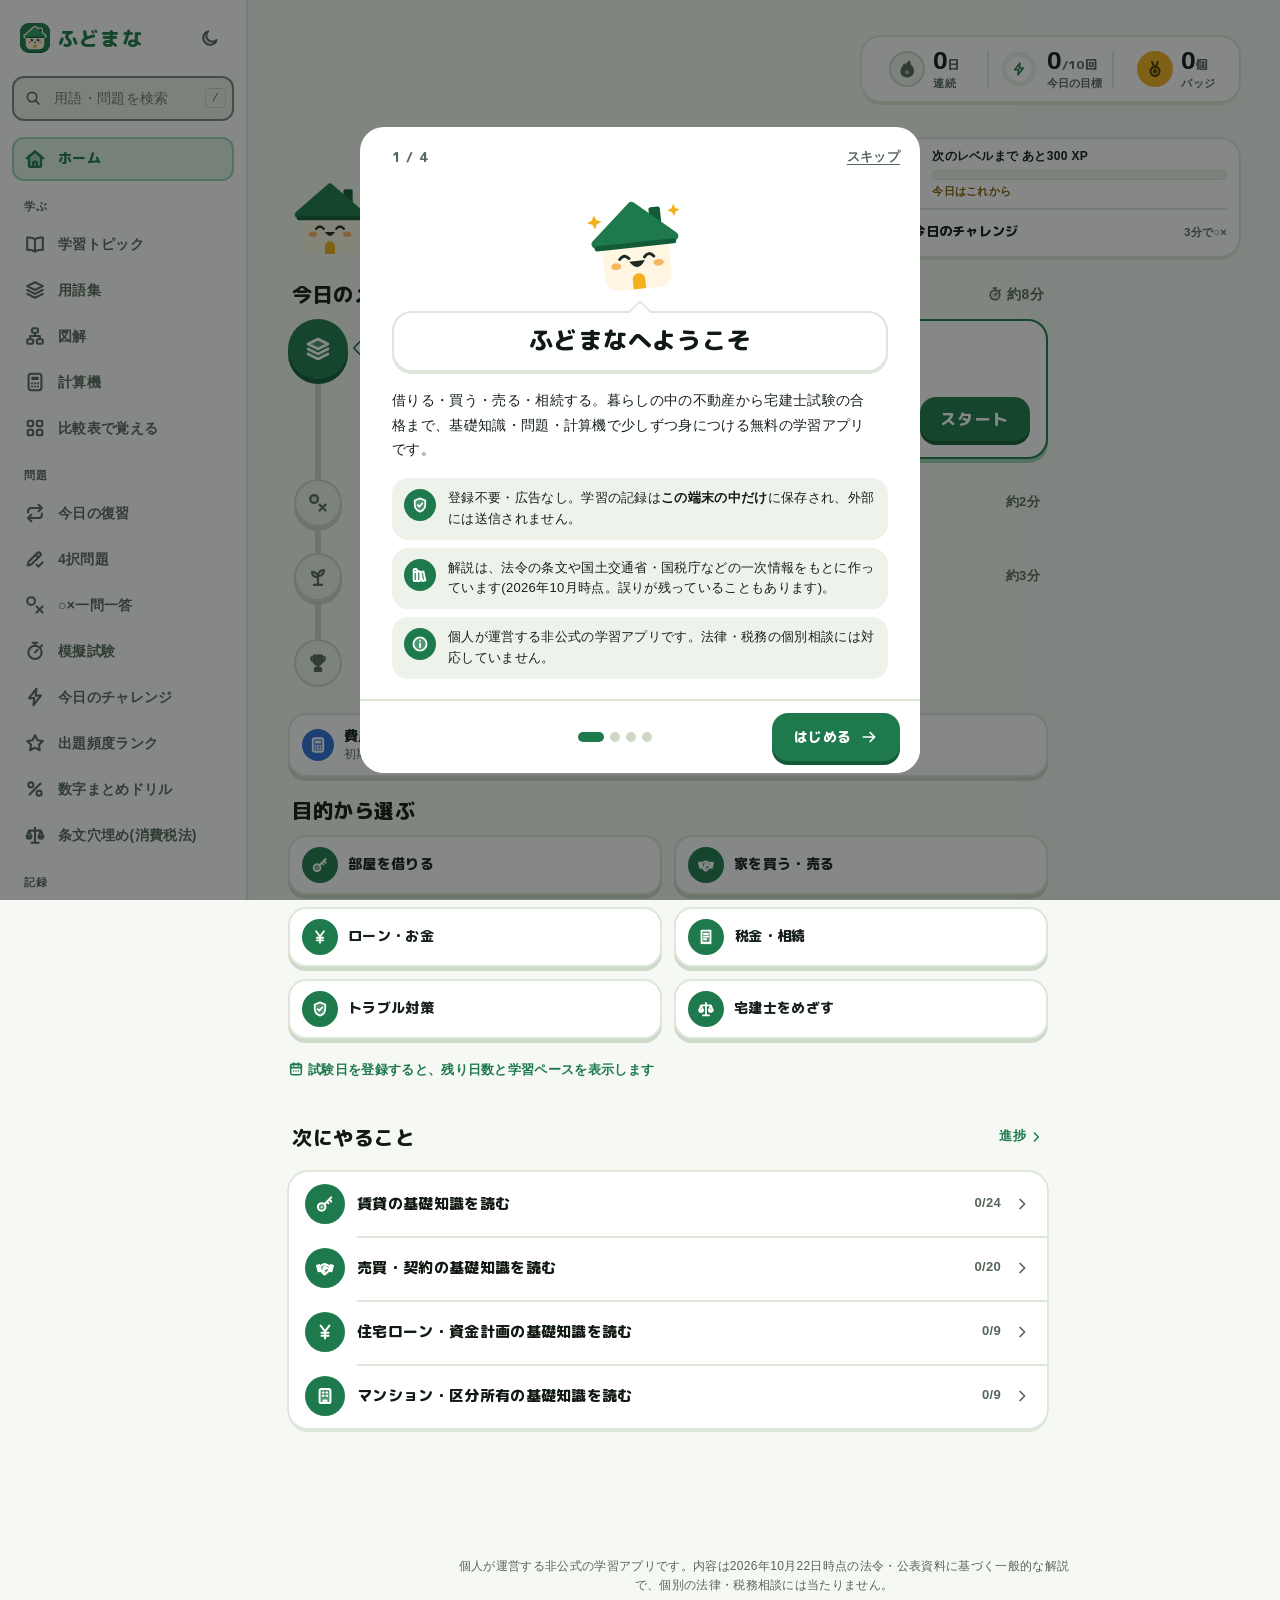
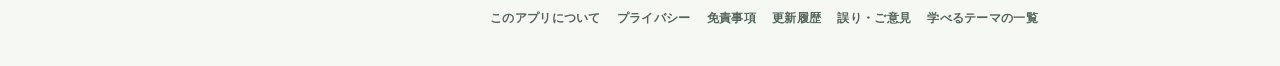
<file: webapp/index.html>
<!DOCTYPE html>
<html lang="ja">
<head>
  <meta charset="utf-8">
  <meta name="viewport" content="width=device-width, initial-scale=1, viewport-fit=cover">
  <title>ふどまな|宅建・賃貸・売買・相続を基礎から学べる無料アプリ</title>
  <meta name="description" content="宅建士試験の4択・○×・模擬試験と合格予測・出題頻度ランク、税理士試験(消費税法)の4択と条文穴埋め、賃貸・購入・売却・相続の基礎知識、ローンや税金の計算機をひとつに。登録不要・無料で、学習記録は端末の中だけに保存されます。">
  <link rel="canonical" href="https://shinagawa4025-code.github.io/shojiki-fudousan-gakushu/">
  <meta name="robots" content="index,follow">
  <meta property="og:type" content="website">
  <meta property="og:site_name" content="ふどまな">
  <meta property="og:title" content="ふどまな|宅建の合格にも、暮らしの安心にも。">
  <meta property="og:description" content="宅建士試験・税理士試験(消費税法)の対策から、賃貸・購入・売却・相続の基礎まで。4択・○×・模擬試験・合格予測・計算機つき。登録不要・無料。">
  <meta property="og:url" content="https://shinagawa4025-code.github.io/shojiki-fudousan-gakushu/">
  <meta property="og:image" content="https://shinagawa4025-code.github.io/shojiki-fudousan-gakushu/icons/og-image.png">
  <meta property="og:image:width" content="1200">
  <meta property="og:image:height" content="630">
  <meta property="og:image:alt" content="ふどまな — 宅建の合格にも、暮らしの安心にも。">
  <meta property="og:locale" content="ja_JP">
  <meta name="twitter:card" content="summary_large_image">
  <link rel="icon" type="image/svg+xml" href="icons/logo.svg">
  <link rel="icon" type="image/png" sizes="192x192" href="icons/icon-192.png">
  <link rel="manifest" href="manifest.json">
  <link rel="apple-touch-icon" href="icons/apple-touch-icon.png">
  <!-- ブラウザのツールバー色(テーマを手動で選んだときは theme.js が両方を書き換える) -->
  <meta name="theme-color" content="#ffffff" media="(prefers-color-scheme: light)">
  <meta name="theme-color" content="#15201a" media="(prefers-color-scheme: dark)">
  <meta name="apple-mobile-web-app-capable" content="yes">
  <meta name="mobile-web-app-capable" content="yes">
  <meta name="apple-mobile-web-app-status-bar-style" content="default">
  <meta name="apple-mobile-web-app-title" content="ふどまな">
  <!-- ホーム画面から起動したときの iPhone の起動画面(ライト・ダーク) -->
  <link rel="apple-touch-startup-image" media="(device-width: 390px) and (device-height: 844px) and (-webkit-device-pixel-ratio: 3) and (orientation: portrait) and (prefers-color-scheme: light)" href="icons/splash-1170x2532-light.png">
  <link rel="apple-touch-startup-image" media="(device-width: 390px) and (device-height: 844px) and (-webkit-device-pixel-ratio: 3) and (orientation: portrait) and (prefers-color-scheme: dark)" href="icons/splash-1170x2532-dark.png">
  <link rel="apple-touch-startup-image" media="(device-width: 393px) and (device-height: 852px) and (-webkit-device-pixel-ratio: 3) and (orientation: portrait) and (prefers-color-scheme: light)" href="icons/splash-1179x2556-light.png">
  <link rel="apple-touch-startup-image" media="(device-width: 393px) and (device-height: 852px) and (-webkit-device-pixel-ratio: 3) and (orientation: portrait) and (prefers-color-scheme: dark)" href="icons/splash-1179x2556-dark.png">
  <link rel="apple-touch-startup-image" media="(device-width: 430px) and (device-height: 932px) and (-webkit-device-pixel-ratio: 3) and (orientation: portrait) and (prefers-color-scheme: light)" href="icons/splash-1290x2796-light.png">
  <link rel="apple-touch-startup-image" media="(device-width: 430px) and (device-height: 932px) and (-webkit-device-pixel-ratio: 3) and (orientation: portrait) and (prefers-color-scheme: dark)" href="icons/splash-1290x2796-dark.png">
  <link rel="apple-touch-startup-image" media="(device-width: 375px) and (device-height: 667px) and (-webkit-device-pixel-ratio: 2) and (orientation: portrait) and (prefers-color-scheme: light)" href="icons/splash-750x1334-light.png">
  <link rel="apple-touch-startup-image" media="(device-width: 375px) and (device-height: 667px) and (-webkit-device-pixel-ratio: 2) and (orientation: portrait) and (prefers-color-scheme: dark)" href="icons/splash-750x1334-dark.png">
  <script type="application/ld+json">{"@context":"https://schema.org","@type":"WebApplication","name":"ふどまな","url":"https://shinagawa4025-code.github.io/shojiki-fudousan-gakushu/","applicationCategory":"EducationalApplication","operatingSystem":"Web","inLanguage":"ja","isAccessibleForFree":true,"offers":{"@type":"Offer","price":"0","priceCurrency":"JPY"},"description":"宅建士試験の4択・○×・模擬試験と合格予測・出題頻度ランク、税理士試験(消費税法)の4択と条文穴埋め、賃貸・購入・売却・相続の基礎知識、ローンや税金の計算機をひとつにした無料の学習アプリ"}</script>
  <script>
    // 起動の見張り(1/2): 読み込めなかったスクリプト(404・通信断)を記録する(2/2 は body の最後)。古いブラウザでも動くよう ES5 で書く
    // 公開版であとから読み込む詳細の束(data-lazy 付き)は js/appData.js が再試行と案内をするので、ここでは数えない
    window.addEventListener('error', function (e) {
      var t = e.target;
      if (t && t.tagName === 'SCRIPT' && !t.hasAttribute('data-lazy')) (window.__bootFailed = window.__bootFailed || []).push(t.src);
    }, true);
  </script>
  <script>
    // 描画前にテーマを確定してちらつきを防ぐ(theme.js と同じ判定。古いブラウザでも動くよう ES5 で書く)
    (function () {
      var theme = 'light';
      try {
        var pref = JSON.parse(localStorage.getItem('shojikiLearn.v1.themePreference'));
        if (pref === 'light' || pref === 'dark') theme = pref;
        else if (window.matchMedia && window.matchMedia('(prefers-color-scheme: dark)').matches) theme = 'dark';
      } catch (e) {
        if (window.matchMedia && window.matchMedia('(prefers-color-scheme: dark)').matches) theme = 'dark';
      }
      document.documentElement.setAttribute('data-theme', theme);
    })();
  </script>
  <!-- JavaScript が無効のときは「読み込み中…」を出さない(代わりに noscript の案内を出す) -->
  <noscript><style>.boot-status { display: none; }</style></noscript>
  <!-- build:css app : 公開時は tools/build.js がこの範囲の CSS を1つのファイルにまとめる(ローカルではこのまま)。CSS を追加するときはこの範囲の中に書く -->
  <link rel="stylesheet" href="css/style.css">
  <link rel="stylesheet" href="css/shell.css">
  <link rel="stylesheet" href="css/calculators.css">
  <link rel="stylesheet" href="css/exam.css">
  <link rel="stylesheet" href="css/features.css">
  <link rel="stylesheet" href="css/ox.css">
  <link rel="stylesheet" href="css/practice.css">
  <link rel="stylesheet" href="css/home.css">
  <link rel="stylesheet" href="css/learning.css">
  <!-- v14: 数字まとめ・比較表・条文穴埋め / レベルと経験値・今日のチャレンジ / 出題頻度ランク -->
  <link rel="stylesheet" href="css/tools.css">
  <link rel="stylesheet" href="css/level.css">
  <link rel="stylesheet" href="css/freq.css">
  <!-- 動きと手ごたえ(画面の切り替え・押し心地・演出)。ほかの CSS より後に読む -->
  <link rel="stylesheet" href="css/motion.css">
  <!-- /build -->
</head>
<body>
  <header class="app-header" id="app-header">
    <h1 class="sr-only">ふどまな</h1>
    <div class="app-bar">
      <a class="brand" href="#home" aria-label="ふどまな ホームへ">
        <img class="brand-mark" src="icons/logo.svg" alt="" width="28" height="28">
        <span class="brand-name">ふどまな</span>
      </a>
      <div class="app-bar-actions">
        <button type="button" class="btn btn-icon" id="search-toggle-btn" aria-label="検索を開く" aria-expanded="false" aria-controls="global-search-wrap"></button>
        <button type="button" class="btn btn-icon" id="theme-toggle-btn" aria-label="ダークモードに切り替え"></button>
      </div>
    </div>
    <div class="global-search-wrap" id="global-search-wrap" role="search">
      <div class="global-search-field" id="global-search-field">
        <input type="search" id="global-search-input" class="global-search-input" placeholder="用語・問題を検索" aria-label="アプリ内を検索" role="combobox" aria-autocomplete="list" aria-controls="global-search-results" aria-expanded="false" autocomplete="off" enterkeyhint="search">
        <kbd class="global-search-kbd" aria-hidden="true">/</kbd>
      </div>
    </div>
    <nav class="side-nav" id="side-nav" aria-label="メインメニュー"></nav>
  </header>

  <div id="global-search-results" class="global-search-results" role="listbox" aria-label="検索結果" hidden></div>

  <main id="view-root" tabindex="-1">
    <!-- 起動するまでの表示(最初の画面の描画で置き換わる) -->
    <div class="boot">
      <img class="boot-logo" src="icons/logo.svg" alt="" width="64" height="64">
      <p class="boot-name">ふどまな</p>
      <p class="boot-tagline">宅建の合格にも、暮らしの安心にも。</p>
      <p class="boot-status" role="status">読み込み中…</p>
    </div>
    <noscript><p class="boot-noscript">このアプリを使うには、ブラウザの設定で JavaScript を有効にしてください。学習の記録はこの端末のブラウザの中に保存されます。</p></noscript>
  </main>

  <footer class="app-footer">
    <p>個人が運営する非公式の学習アプリです。内容は<span data-role="as-of">2026年10月15日</span>時点の法令・公表資料に基づく一般的な解説で、個別の法律・税務相談には当たりません。</p>
    <nav class="footer-links" aria-label="このアプリについて">
      <a href="#about">このアプリについて</a>
      <a href="#about/privacy">プライバシー</a>
      <a href="#about/terms">免責事項</a>
      <a href="#about/changelog">更新履歴</a>
      <a href="#about/report">誤り・ご意見</a>
      <!-- 検索エンジン向けの静的ページ(公開時に tools/static_pages.js が作る。ローカルの webapp にはない) -->
      <a href="learn/">学べるテーマの一覧</a>
    </nav>
  </footer>

  <nav class="bottom-nav" id="bottom-nav" aria-label="メインメニュー"></nav>

  <!-- build:js data : 公開時は tools/build.js がこの範囲(設定とデータ)を1つのファイルにまとめる。データのファイルを追加するときはこの範囲の中に書く -->
  <script src="js/siteConfig.js"></script>
  <script src="data/episodes.js"></script>
  <script src="data/specials.js"></script>
  <script src="data/terms.js"></script>
  <script src="data/basics.js"></script>
  <script src="data/topics.js"></script>
  <script src="data/laws.js"></script>
  <script src="data/quiz.js"></script>
  <script src="data/sources.js"></script>
  <script src="data/exams.js"></script>
  <script src="data/changelog.js"></script>
  <script src="data/contentPack.js"></script>
  <script src="data/content/kenri.js"></script>
  <script src="data/content/horei.js"></script>
  <script src="data/content/zei.js"></script>
  <script src="data/content/menjo.js"></script>
  <script src="data/content/shohizei.js"></script>
  <script src="data/content/quizmc_a.js"></script>
  <script src="data/content/quizmc_b.js"></script>
  <script src="data/content/q2_gyoho_a.js"></script>
  <script src="data/content/q2_gyoho_b.js"></script>
  <script src="data/content/q2_kenri.js"></script>
  <script src="data/content/q2_horei.js"></script>
  <script src="data/content/q2_zei_menjo.js"></script>
  <script src="data/content/q2_life.js"></script>
  <script src="data/content/q3_shohizei.js"></script>
  <script src="data/content/q4_gyoho_a.js"></script>
  <script src="data/content/q4_gyoho_b.js"></script>
  <script src="data/content/q4_kenri.js"></script>
  <script src="data/content/q4_horei.js"></script>
  <script src="data/content/q4_zei_menjo.js"></script>
  <script src="data/content/q4_shohizei.js"></script>
  <script src="data/content/q5_shohi_a.js"></script>
  <script src="data/content/q5_shohi_b.js"></script>
  <script src="data/content/q5_shohi_c.js"></script>
  <script src="data/content/q5_styled_a.js"></script>
  <script src="data/content/q5_styled_b.js"></script>
  <!-- 既存・新規の問題と基礎知識の修正(新規の問題を上書きすることがあるので、追加パックの最後に読む) -->
  <script src="data/content/q2_fix.js"></script>
  <!-- v14 の新しい機能のデータ(出題頻度ランク・数字まとめ・比較表・条文穴埋め)。公開時は丸ごと詳細の束に入る(tools/lib/split.js の DETAIL_KEYS) -->
  <script src="data/frequency.js"></script>
  <script src="data/numbers.js"></script>
  <script src="data/compare.js"></script>
  <script src="data/joubun.js"></script>
  <!-- /build -->
  <!-- build:js app : 公開時は tools/build.js がこの範囲(アプリ本体)を1つのファイルにまとめる。JS を追加するときはこの範囲の中に書く。
       data-bundle="detail" を付けたファイル(ホーム以外の画面・図解など)は、公開時は「詳細」の束に入り、ホームを描いたあとに読み込まれる
       (js/appData.js。ローカルではほかと同じく順に読み込む)。ホームと起動時に使うファイルには付けない -->
  <script src="js/appData.js"></script>
  <script src="js/storage.js"></script>
  <script src="js/dates.js"></script>
  <!-- v14: レベルと経験値(ホームのレベル表示に使うので本体に入れる) -->
  <script src="js/xp.js"></script>
  <script src="js/icons.js"></script>
  <script src="js/mascot.js"></script>
  <script src="js/motion.js"></script>
  <script src="js/ui.js"></script>
  <script src="js/errorScreen.js"></script>
  <script src="js/report.js"></script>
  <script src="js/dataIndex.js"></script>
  <script src="js/search.js"></script>
  <script src="js/router.js"></script>
  <script src="js/nav.js"></script>
  <script src="js/theme.js"></script>
  <script src="js/tts.js"></script>
  <script src="js/srs.js"></script>
  <script src="js/drill.js"></script>
  <script src="js/streak.js"></script>
  <script src="js/stats.js"></script>
  <script src="js/recommend.js"></script>
  <script src="js/analysis.js"></script>
  <script src="js/answerLog.js"></script>
  <script src="js/studyTime.js"></script>
  <script src="js/goals.js"></script>
  <script src="js/badges.js"></script>
  <script src="js/predict.js"></script>
  <script src="js/plan.js"></script>
  <script src="js/bookmarkStore.js"></script>
  <script src="js/quizEngine.js"></script>
  <script src="js/diagrams.js" data-bundle="detail"></script>
  <script src="js/cardUi.js" data-bundle="detail"></script>
  <script src="js/askAi.js" data-bundle="detail"></script>
  <script src="js/freq.js" data-bundle="detail"></script>
  <script src="js/cloze.js" data-bundle="detail"></script>
  <script src="js/onboarding.js"></script>
  <script src="js/views/home.js"></script>
  <script src="js/views/topics.js" data-bundle="detail"></script>
  <script src="js/views/glossary.js" data-bundle="detail"></script>
  <script src="js/views/bookmarks.js" data-bundle="detail"></script>
  <script src="js/views/figures.js" data-bundle="detail"></script>
  <script src="js/views/review.js" data-bundle="detail"></script>
  <script src="js/views/quiz.js" data-bundle="detail"></script>
  <script src="js/views/exam.js" data-bundle="detail"></script>
  <script src="js/views/ox.js" data-bundle="detail"></script>
  <script src="js/views/progress.js" data-bundle="detail"></script>
  <script src="js/views/plan.js" data-bundle="detail"></script>
  <script src="js/views/works.js" data-bundle="detail"></script>
  <script src="js/views/calculators.js" data-bundle="detail"></script>
  <script src="js/views/sources.js" data-bundle="detail"></script>
  <script src="js/views/about.js" data-bundle="detail"></script>
  <script src="js/views/settings.js" data-bundle="detail"></script>
  <script src="js/views/more.js" data-bundle="detail"></script>
  <script src="js/views/numbers.js" data-bundle="detail"></script>
  <script src="js/views/compare.js" data-bundle="detail"></script>
  <script src="js/views/joubun.js" data-bundle="detail"></script>
  <script src="js/views/challenge.js" data-bundle="detail"></script>
  <script src="js/views/freq.js" data-bundle="detail"></script>
  <script src="js/app.js"></script>
  <!-- /build -->
  <script>
    // 起動の見張り(2/2): 読み込めなかったスクリプトがある・本体が動かない(古いブラウザなど)ときは、読み込み中のままにせず案内を出す
    if (window.__bootFailed || !window.Router || !window.Views) {
      (function () {
        var showErr = function () {
          if (window.ErrorScreen) { ErrorScreen.showBootError((window.__bootFailed || []).join('\n')); return; }
          var root = document.getElementById('view-root');
          if (root) {
            // ホーム画面から開いたアプリには再読み込みのボタンがないため、ボタンを出す(CSP のため onclick 属性は使わない)
            root.innerHTML = '<p style="padding:16px">読み込みに失敗しました。通信状態を確認して、再読み込みしてください。</p><p style="padding:0 16px"><button type="button" id="boot-reload">再読み込み</button></p>';
            var btn = document.getElementById('boot-reload');
            if (btn) btn.addEventListener('click', function () { location.reload(); });
          }
          document.body.className += ' app-ready';
        };
        if (document.readyState === 'loading') document.addEventListener('DOMContentLoaded', showErr); else showErr();
      })();
    }
  </script>
</body>
</html>
</file>
<file: webapp/css/style.css>
/* =========================================================
   ふどまな デザインシステム(トークン v3「ゲーム感のある学習アプリ・深い緑」)
   1. トークン(ライト/ダーク) 2. ベース 3. レイアウト(ヘッダー・ナビ)
   4. 部品 5. 画面別 6. アニメーション 7. デスクトップ 8. 起動画面・注記・リスト・iPad・横向き 9. このアプリについて・作品で学ぶ
   10. ステッカー・紙吹雪・マスコット(v3)
   配色: 操作の色は深い緑(--color-primary)。ごほうび(連続記録・達成・バッジ)だけ金色(--gold)。
         分野の色(--cat-*)はアイコンのステッカーと進捗バーで同じものを使う。
   形: 押せる物(ボタン・選択肢・押せるカード)は下に「ふち」(--lip-*)の厚みがあり、押すと沈む。
       置いてあるだけの面は 1px の線+外側の線(合わせて 2px)と下 2px の厚み。ぼかした影・淡いグラデーションは使わない。
   文字の太さ: 本文 400 / ボタン以外のラベル 600〜700 / 見出し・ボタン・大きな数字 800(--font-display = M PLUS Rounded 1c ExtraBold。600〜900 の指定は 800 の字形、500 以下は端末の書体)
   ========================================================= */

/* 見出し用の書体(--font-display の先頭): M PLUS Rounded 1c ExtraBold(SIL Open Font License 1.1。fonts/OFL.txt)を、
   アプリで使う文字だけに絞ったもの(tools/font_subset.js が作る。文言・名前に新しい文字を足したら作り直す。tools/check.js が警告する)。
   ファイルは「かな・英数字・記号」と「漢字」の2つ(unicode-range。tools/font_subset.js の SLICES と同じ範囲)。ブラウザは画面に出た文字の
   ファイルだけを読み込むので、起動画面(「ふどまな」)は小さい方だけで描け、初回の表示に要るファイルの読み込みを邪魔しない。
   読み込みを待たずに端末の書体で先に表示し、届いたら差し替える(swap)。太さは 800 の1つだけ(600〜900 の指定はこの字形をそのまま使い、
   太字を合成しない)。フォントにない文字(「○×」の × ÷ はこの書体だと小さいので、わざと入れていない)は --font-display の次の書体で
   表示される。Service Worker が保存するのでオフラインでも使える */
@font-face {
  font-family: "Fudomana Rounded";
  src: url("../fonts/fudomana-rounded-800-base.woff2") format("woff2");
  font-weight: 800;
  font-style: normal;
  font-display: swap;
  unicode-range: U+0-33FF, U+4DC0-4DFF, U+A000-F8FF, U+FB00-FFFF;
}
@font-face {
  font-family: "Fudomana Rounded";
  src: url("../fonts/fudomana-rounded-800-kanji.woff2") format("woff2");
  font-weight: 800;
  font-style: normal;
  font-display: swap;
  unicode-range: U+3400-4DBF, U+4E00-9FFF, U+F900-FAFF, U+20000-3FFFF;
}
/* 最初の画面(起動画面・ホーム・ナビ・読み込み中)に出うる漢字だけの小さなファイル。上の漢字の面より後に書く(後に書いた面が先に使われる)。
   unicode-range は node tools/font_subset.js が書き込む(手で直さない)。ここにない漢字は上の面(残りの漢字)から */
@font-face {
  font-family: "Fudomana Rounded";
  src: url("../fonts/fudomana-rounded-800-kanji-core.woff2") format("woff2");
  font-weight: 800;
  font-style: normal;
  font-display: swap;
  unicode-range: U+4E00, U+4E09-4E0B, U+4E0D-4E0E, U+4E26, U+4E2D, U+4E86, U+4E88-4E89, U+4E8B-4E8C, U+4EA4, U+4EBA, U+4ECA-4ECB, U+4ED5-4ED6, U+4ED8, U+4EE3-4EE5, U+4EEE, U+4EF6, U+4EFB, U+4F1A, U+4F38, U+4F3C, U+4F4F, U+4F53, U+4F55, U+4F5C, U+4F7F, U+4F8B, U+4F9B, U+4FA1, U+4FC2-4FC3, U+4FDD, U+4FE1, U+500B, U+5012, U+501F, U+5024, U+5074, U+50B5, U+50BE, U+50CF, U+512A, U+5143, U+5148, U+514D, U+5165, U+5168, U+516C, U+5171, U+5177-5178, U+5185, U+518D, U+51E6, U+51FA, U+5206-5207, U+5217, U+521D, U+5224-5225, U+5229, U+5236, U+524D, U+5272, U+529B, U+52A0, U+52B9, U+52C9, U+52D5, U+52D9, U+533A, U+5341, U+5352, U+5354, U+5358, U+5370, U+5374, U+53BB, U+53CA, U+53CD-53CE, U+53D6-53D7, U+53E4-53E5, U+53EF, U+53F7, U+5408, U+540C-540D, U+5411, U+542B, U+544A, U+5473, U+548C, U+54C1, U+5546, U+554F, U+55B6, U+56DB, U+56DE, U+56F2-56F3, U+56FA, U+56FD, U+571F, U+5728, U+5730, U+57CB, U+57F7, U+57FA, U+5831, U+5883, U+5897, U+58EB, U+58F2, U+5909, U+5916, U+591A, U+591C, U+5927, U+5931, U+5951, U+59CB, U+5A92, U+5B50, U+5B57-5B58, U+5B66, U+5B85, U+5B89, U+5B8C, U+5B9A, U+5B9F, U+5BB6, U+5BB9, U+5BE9, U+5BFE, U+5C0F, U+5C11, U+5C4A-5C4B, U+5C65, U+5DF1, U+5E02, U+5E2F, U+5E33, U+5E74, U+5E81, U+5E83, U+5EA6, U+5EC3, U+5EFA, U+5F0F, U+5F15, U+5F31, U+5F35, U+5F37, U+5F53, U+5F62, U+5F79, U+5F85, U+5F8B-5F8C, U+5F97, U+5FA9, U+5FC3, U+5FC5, U+5FD8, U+5FDC, U+601D, U+6027, U+60C5, U+60F3, U+610F, U+614B, U+61B6, U+6210, U+6226, U+623B, U+6240, U+624B, U+629E, U+62B5, U+62BC, U+62C5, U+62E0, U+6301, U+6311, U+6357, U+63A2, U+63A7-63A8, U+63AA, U+63D0, U+63F4, U+64CD, U+64EC, U+652F, U+6539, U+653E, U+6557, U+6570, U+6574, U+6587, U+6599, U+65AD, U+65B0, U+65B9, U+65BD, U+65E5, U+660E, U+6613, U+6620, U+6642, U+666E-666F, U+6697, U+66AE, U+66F4, U+66F8, U+66FF-6700, U+6708-6709, U+671F, U+6728, U+672A-672C, U+6761, U+6765, U+6790, U+679A, U+679C, U+67FB, U+6839, U+683C, U+691C, U+696D, U+6982, U+69CB, U+6A19, U+6A21, U+6A29, U+6A5F, U+6B21, U+6B3A, U+6B62-6B63, U+6B74, U+6B8A-6B8B, U+6BCE, U+6BD4, U+6C11, U+6C17, U+6C34, U+6C7A, U+6CD5, U+6CE8, U+6D41, U+6D88, U+6E08, U+6E21, U+6E2C, U+6E80, U+6E90, U+6E96, U+6F14, U+706B, U+70B9-70BA, U+7121, U+7136, U+719F, U+7247-7248, U+7269, U+7279, U+72B6, U+72EC, U+7372, U+7387, U+7406, U+7455, U+751F, U+7523, U+7528, U+7531, U+7533, U+753B, U+754C, U+756A, U+75B2, U+75B5, U+767A-767B, U+7684, U+76DB, U+76E3, U+76EE, U+76F4, U+76F8, U+7701, U+7740, U+7763, U+77E5, U+77ED, U+78BA, U+790E, U+793A, U+79D1-79D2, U+79DF, U+79FB, U+7A0B, U+7A0E, U+7A2E, U+7A4D, U+7A74, U+7A7A, U+7ACB, U+7AEF, U+7AF6, U+7B2C, U+7B46, U+7B49, U+7B54, U+7B56, U+7B97, U+7BA1, U+7BC0, U+7BC4, U+7BC9, U+7C21, U+7C3F, U+7D04, U+7D0D, U+7D19-7D1B, U+7D22, U+7D30, U+7D39, U+7D42, U+7D44, U+7D4C, U+7D50, U+7D71, U+7D99-7D9A, U+7DAD, U+7DCF, U+7DE8, U+7E3E, U+7F6E, U+7FA9, U+7FD2, U+8005, U+805E, U+80A2, U+80FD, U+8155, U+81EA, U+81F4, U+822C, U+82E6, U+843D, U+878D, U+884C, U+8868, U+88C1, U+88CF, U+88DC, U+8907, U+8981, U+8987, U+898B, U+898F, U+899A, U+89A7, U+89E3, U+8A08, U+8A18, U+8A2D, U+8A31, U+8A3C, U+8A50, U+8A55, U+8A66, U+8A73, U+8A8D, U+8A9E, U+8AA4, U+8AAC-8AAD, U+8AB2, U+8ABF, U+8AC7, U+8AD6, U+8AF8, U+8B58, U+8B66, U+8B72, U+8B77, U+8C61, U+8CAC, U+8CB7-8CB8, U+8CBB, U+8CC3, U+8CC7, U+8CEA, U+8CFC, U+8D08, U+8D77, U+8D85, U+8D8A, U+8DB3, U+8DF5, U+8EAB, U+8F03, U+8F38, U+8FB2, U+8FBC, U+8FD1, U+8FD4, U+8FF0, U+8FFD, U+9000-9001, U+9006, U+901A, U+9020, U+9023, U+9031-9032, U+9045, U+904B, U+904E, U+9054-9055, U+9069, U+9078, U+907F, U+9084, U+90E8, U+90FD, U+914D, U+916C, U+91CD-91CF, U+91D1, U+9332, U+9451, U+9577, U+9580, U+9589, U+958B, U+9593, U+95A2, U+9632, U+9650, U+9664, U+967A, U+9694, U+96A0, U+96A3, U+96C6, U+96E3, U+975E, U+9762, U+9805-9806, U+9808, U+9811, U+983B, U+984C-984D, U+985E, U+9A13, U+9AD8;
}
/* 細い指定(500 以下。大きな数字の横の単位「/20」「%」・切り替えの件数など)は、この書体の 800 にせず端末の書体(--font-display の次)で
   表示する: どの文字にも当たらない範囲(U+0)の面を細い太さに置くと、細い指定はこの面が選ばれ、文字がないので次の書体に移る
   (この面のファイルは読み込まれない) */
@font-face {
  font-family: "Fudomana Rounded";
  src: url("../fonts/fudomana-rounded-800-base.woff2") format("woff2");
  font-weight: 100 500;
  font-style: normal;
  font-display: swap;
  unicode-range: U+0;
}

/* ---------- 1. トークン ---------- */
:root {
  color-scheme: light;

  /* 文字 */
  --font-sans: -apple-system, BlinkMacSystemFont, "Hiragino Sans", "Hiragino Kaku Gothic ProN", "Noto Sans JP", "Yu Gothic UI", "Meiryo", sans-serif;
  /* 見出し・ボタン・数字だけに使う(短い文字だけ。読む文章には使わない)。どの端末でも同じ丸ゴシック(上の @font-face)。
     読み込み中とフォントにない文字は、iPhone・Mac はヒラギノ丸ゴ、Windows は Yu Gothic UI の太字 */
  --font-display: "Fudomana Rounded", "Hiragino Maru Gothic ProN", "ヒラギノ丸ゴ ProN W4", "Hiragino Sans", "Hiragino Kaku Gothic ProN", "Noto Sans JP", "Yu Gothic UI", "Meiryo", system-ui, sans-serif;
  --font-mono: "SFMono-Regular", Consolas, Menlo, monospace;
  --fs-2xs: .6875rem;
  --fs-xs: .75rem;
  --fs-sm: .8125rem;
  --fs-md: .875rem;
  --fs-base: 1rem;
  --fs-lg: 1.125rem;
  --fs-xl: 1.25rem;
  --fs-2xl: 1.5rem;
  --fs-3xl: 1.875rem;
  --fs-display: 2.5rem;
  /* 長文(基礎知識の本文・問題文)用: 17px / 1.85 */
  --fs-read: 1.0625rem;
  --lh-tight: 1.3;
  --lh-snug: 1.6;
  --lh-body: 1.75;
  --lh-read: 1.85;
  /* 文字の太さ(本文 / ボタン・ラベル / 見出し・数字 / 見出し用の書体) */
  --fw-regular: 400;
  --fw-ui: 600;
  --fw-bold: 700;
  --fw-display: 800;

  /* 余白(4pxグリッド) */
  --sp-1: 4px;
  --sp-2: 8px;
  --sp-3: 12px;
  --sp-4: 16px;
  --sp-5: 20px;
  --sp-6: 24px;
  --sp-7: 32px;
  --sp-8: 40px;
  --sp-9: 48px;
  --sp-10: 64px;

  /* 角丸 */
  --radius-xs: 4px;
  --radius-sm: 8px;
  --radius-md: 12px;
  /* ボタン・選択肢・カードの中の色の付いた囲み */
  --radius-btn: 16px;
  /* 押せるタイル(ホームの小さいタイル・今週やること・目的の札・初回ガイドの選択肢など。高さ 60〜170px) */
  --radius-tile: 18px;
  /* カード・グループ化したリスト */
  --radius-card: 20px;
  /* シート・ダイアログ */
  --radius-lg: 24px;
  --radius-pill: 999px;
  --radius: var(--radius-md);

  /* レイアウト */
  --app-bar-h: 56px;
  --bottom-nav-h: 60px;
  --sidebar-w: 248px;
  --content-max: 1120px;
  --safe-top: env(safe-area-inset-top, 0px);
  --safe-bottom: env(safe-area-inset-bottom, 0px);

  /* 動き */
  --dur-1: 120ms;
  --dur-2: 200ms;
  --dur-3: 320ms;
  --ease-out: cubic-bezier(.2, .8, .2, 1);
  --ease-std: cubic-bezier(.4, 0, .2, 1);
  /* はずむ動き(正解のチェックなど) */
  --ease-pop: cubic-bezier(.3, 1.6, .5, 1);

  /* 色: 面と文字 */
  --color-bg: #f5f8f3;
  --color-surface: #ffffff;
  --color-surface-muted: #edf3ea;
  --color-surface-raised: #ffffff;
  /* 浮いている面(シート・ダイアログ・初回ガイド)の中の白い札(ライトは白のまま。ダークは浮いている面より一段明るく) */
  --color-surface-lift: #ffffff;
  --color-surface-lift-hover: #edf3ea;
  --color-border: #dfe7db;
  --color-border-strong: #cdd8c8;
  /* 操作部品の形を示す線(スライダーの溝など)。面に対して 3:1 以上(白の上で 3.6:1) */
  --color-border-control: #7a8a7f;
  --color-text: #16211a;
  --color-text-muted: #56665b;
  --color-heading: #101a13;

  /* 色: ブランド(操作の色は深い緑。--brand-ink はロゴなどブランドを見せる場面だけ) */
  --brand-ink: #135a36;
  --color-primary: #1e7a4c;
  --color-primary-dark: #135a36;
  --color-primary-fill: #1e7a4c;
  --color-primary-fill-hover: #1a6d43;
  --color-on-primary: #ffffff;
  --color-primary-soft: #e2f2e8;
  /* 淡い緑の面の枠(選択中の行など) */
  --color-primary-line: #9ed3b3;
  /* 第2の色(図解・グラフの2系列目用。リンクには使わない)。緑と見分けやすい青 */
  --color-accent: #2a63c6;
  --color-accent-soft: #e3edfb;
  --color-info: #2f6fdb;
  --color-info-soft: #e3edfb;
  --color-focus: #1e7a4c;
  /* ごほうびの金色: 連続記録・達成・バッジ。金の面の上の文字は --gold-ink、白い面の上の金色の文字は --gold-text */
  --gold: #f2b01e;
  --gold-lip: #c68900;
  --gold-ink: #4a3300;
  --gold-soft: #fff3d1;
  --gold-text: #855700;
  /* 白い面の上の金色のアイコン(3:1 以上) */
  --gold-icon: #b87f00;
  /* 暖色(旧名。連続記録・達成の演出。いまは金色と同じ) */
  --color-warm: var(--gold);
  --color-warm-ink: var(--gold-text);
  --color-warm-soft: var(--gold-soft);

  /* 色: 状態 */
  --color-success: #1d7845;
  --color-success-bg: #e2f4e8;
  --color-success-fill: #1d7845;
  --color-success-fill-hover: #17633a;
  --color-danger: #bf3a26;
  --color-danger-bg: #fce7e3;
  --color-danger-fill: #d0412c;
  --color-danger-fill-hover: #b8382a;
  --color-warning: #8a5a00;
  --color-warning-bg: #fff4db;
  --color-warning-fill: #94661a;
  --color-warning-fill-hover: #7a530f;
  --color-star: #8f6500;
  --color-video: #7a4fd0;
  --color-overlay: rgba(12, 19, 15, .5);

  /* 色: 分野(宅建の4分野+5問免除・消費税。試験と関係のないテーマは緑)。ステッカー(白いアイコン)と進捗バーで使う */
  --cat-gyoho: #1e7a4c;
  --cat-kenri: #2f6fdb;
  --cat-horei: #7a4fd0;
  /* 税のオレンジは白いアイコン(3.5:1)と進捗バーの溝(3.1:1)の両方を満たす濃さ */
  --cat-zei: #d96a12;
  --cat-menjo: #12898a;
  --cat-shohi: #c4314b;
  --cat-life: var(--cat-gyoho);

  /* ふち(押せる物の下の厚み)。--lip-h は厚さ。押すとこの分だけ沈む */
  --lip-h: 4px;
  --lip-neutral: #cdd8c8;
  --lip-primary: #135a36;
  --lip-success: #135a36;
  --lip-danger: #a93624;
  --lip-info: #1e4fa6;
  --lip-warning: #6e4c0e;
  --lip-gold: var(--gold-lip);

  /* ステッカー(丸い色の面+白いアイコン)。テーマで変えない(白いアイコンとの差 3:1 以上) */
  --sticker-fg: #ffffff;
  --sticker-primary: var(--cat-gyoho);
  --sticker-warn: #e04f3a;

  /* マスコット(家の形のキャラクター。js/mascot.js) */
  --mascot-roof: #1e7a4c;
  --mascot-roof-dark: #135a36;
  --mascot-body: #fff6e2;
  --mascot-door: #f2b01e;
  --mascot-ink: #1f2a22;
  --mascot-cheek: #f6a540;

  /* 通知(トースト) */
  --toast-bg: #16211a;
  --toast-fg: #ffffff;

  /* 色: 難易度バッジ(超入門→上級を薄い緑→濃い緑の段階で表す。赤・金は正誤とごほうびのために残す) */
  --lv-1-bg: #e2f2e8;
  --lv-1-fg: #135a36;
  --lv-2-bg: #bfe3cc;
  --lv-2-fg: #0f4429;
  --lv-3-bg: #1e7a4c;
  --lv-3-fg: #ffffff;
  --lv-4-bg: #0f4a2d;
  --lv-4-fg: #ffffff;
  /* 旧トークン名(互換のため残す。値は上の段階に合わせる) */
  --color-intro: var(--lv-1-bg);
  --color-beg: var(--lv-2-bg);
  --color-int: var(--lv-3-bg);
  --color-adv: var(--lv-4-bg);
  --badge-intro-fg: var(--lv-1-fg);
  --badge-beg-fg: var(--lv-2-fg);
  --badge-int-fg: var(--lv-3-fg);
  --badge-adv-fg: var(--lv-4-fg);

  /* 押したときの薄い影(どの背景色にも重ねられるよう半透明) */
  --color-press: rgba(22, 33, 26, .08);

  /* 色: ヒートマップ(緑の段階) */
  --heat-0: var(--color-surface-muted);
  --heat-1: #cfeada;
  --heat-2: #96d1ab;
  --heat-3: #45a46f;
  --heat-4: #1e7a4c;

  /* 影の代わりの「線と厚み」(ぼかさない)。名前は以前のまま */
  --shadow-1: 0 2px 0 var(--color-border);
  --shadow-2: 0 var(--lip-h) 0 var(--lip-neutral);
  --shadow-3: 0 var(--lip-h) 0 var(--lip-neutral);
  /* シート・ダイアログは暗い幕の上に出るので影なし */
  --shadow-4: none;
  /* 画面の下に浮かぶトレイ(評価ボタン・回答バーなど): 枠と厚みで本文から離す */
  --shadow-float: 0 0 0 2px var(--color-border), 0 var(--lip-h) 0 var(--lip-neutral);
  /* 置いてあるだけの面: 1px の枠線(--card-border)の外にもう 1px と、下に 2px の厚み。
     枠線が透明の部品(ほかの CSS)でも同じ形に見えるよう、外側の線は影で描く */
  --shadow-card: 0 0 0 1px var(--color-border), 0 3px 0 var(--color-border);
  --shadow-card-hover: 0 0 0 1px var(--color-border-strong), 0 3px 0 var(--color-border-strong);
  /* 押せるカード・タイル: 下のふちを濃く */
  --shadow-tap: 0 0 0 1px var(--color-border), 0 var(--lip-h) 0 var(--lip-neutral);
  /* カード・タイル・グループ化したリストの枠線 */
  --card-border: var(--color-border);
}

:root[data-theme="dark"] {
  color-scheme: dark;

  --color-bg: #0c130f;
  --color-surface: #15201a;
  --color-surface-muted: #1c2a22;
  /* シート・ダイアログなど浮いている面は背景より明るく */
  --color-surface-raised: #213129;
  --color-surface-lift: #2b3e34;
  --color-surface-lift-hover: #33483c;
  --color-border: #29392f;
  --color-border-strong: #36493c;
  --color-border-control: #6f8676;
  --color-text: #e6efe8;
  --color-text-muted: #9eb1a4;
  --color-heading: #f2f7f3;

  --brand-ink: #135a36;
  --color-primary: #3cb878;
  --color-primary-dark: #23844f;
  /* ダークの塗りは明るい緑+濃い文字(--color-on-primary)。ほかの塗り(成功・危険・注意)も同じく明るくする */
  --color-primary-fill: #3cb878;
  --color-primary-fill-hover: #4cc487;
  --color-on-primary: #06140c;
  --color-primary-soft: #173a27;
  --color-primary-line: #2b6b48;
  --color-accent: #7fa8f5;
  --color-accent-soft: #1a2a45;
  --color-info: #7fa8f5;
  --color-info-soft: #1a2a45;
  --color-focus: #3cb878;
  --gold: #f5be3c;
  --gold-lip: #b98612;
  --gold-ink: #4a3300;
  --gold-soft: #3a2c0e;
  --gold-text: #f5c451;
  --gold-icon: #f5be3c;

  --color-success: #4cc487;
  --color-success-bg: #143222;
  --color-success-fill: #3cb878;
  --color-success-fill-hover: #4cc487;
  --color-danger: #f0705c;
  --color-danger-bg: #3a1d18;
  --color-danger-fill: #f0705c;
  --color-danger-fill-hover: #f38270;
  --color-warning: #e8b04b;
  --color-warning-bg: #33291a;
  /* 金色(ごほうび)と見分けられるよう、注意の塗りは橙に寄せる */
  --color-warning-fill: #ef9f4c;
  --color-warning-fill-hover: #f2ad66;
  --color-star: #f5be3c;
  --color-video: #9b7be6;
  --color-overlay: rgba(0, 0, 0, .6);

  /* 分野の色: 暗い面の上でも見分けられるよう少し明るく(白いアイコンとの差は 3:1 以上のまま) */
  --cat-gyoho: #2a9460;
  --cat-kenri: #3d7fe6;
  --cat-horei: #8a63db;
  --cat-zei: #e06f16;
  --cat-menjo: #14989a;
  --cat-shohi: #d6435c;

  /* 暗い背景では黒いふちが見えないので、枠線より一段明るい色で厚みを見せる */
  --lip-neutral: #36493c;
  --lip-primary: #23844f;
  --lip-success: #23844f;
  --lip-danger: #b5503f;
  --lip-info: #4a72c4;
  --lip-warning: #a87c2a;

  --mascot-roof: #2e9a62;
  --mascot-roof-dark: #1e7a4c;
  --mascot-body: #f4ead3;
  --mascot-door: #f5be3c;

  --toast-bg: #e6efe8;
  --toast-fg: #0c130f;

  --lv-1-bg: #173a27;
  --lv-1-fg: #bdebd0;
  --lv-2-bg: #1f5a3a;
  --lv-2-fg: #e6efe8;
  --lv-3-bg: #3cb878;
  --lv-3-fg: #06140c;
  --lv-4-bg: #a6e3c0;
  --lv-4-fg: #06140c;

  --color-press: rgba(255, 255, 255, .08);

  --heat-1: #173a27;
  --heat-2: #1f6a43;
  --heat-3: #2e9a62;
  --heat-4: #4cc487;

  --shadow-1: 0 2px 0 var(--color-border);
  --shadow-2: 0 var(--lip-h) 0 var(--lip-neutral);
  --shadow-3: 0 var(--lip-h) 0 var(--lip-neutral);
  --shadow-4: none;
  --shadow-float: 0 0 0 2px var(--color-border), 0 var(--lip-h) 0 var(--lip-neutral);
  /* ダークの枠線はほかの CSS が --color-border で 1px 足すことがあるので、外側の線は同じ色で重ねる */
  --shadow-card: 0 0 0 1px var(--color-border), 0 3px 0 var(--color-border);
  --shadow-card-hover: 0 0 0 1px var(--color-border-strong), 0 3px 0 var(--color-border-strong);
  --shadow-tap: 0 0 0 1px var(--color-border), 0 var(--lip-h) 0 var(--lip-neutral);
  --card-border: var(--color-border);
}

/* ---------- 2. ベース ---------- */
*, *::before, *::after { box-sizing: border-box; }

html { -webkit-text-size-adjust: 100%; }

body {
  margin: 0;
  background: var(--color-bg);
  color: var(--color-text);
  font-family: var(--font-sans);
  font-size: var(--fs-base);
  line-height: var(--lh-body);
  letter-spacing: .02em;
  -webkit-font-smoothing: antialiased;
  -webkit-tap-highlight-color: transparent;
  overflow-wrap: anywhere;
  /* 最後の行に1〜2文字だけ残る改行を避ける(対応ブラウザのみ。見出し・ボタンは下の balance が優先) */
  text-wrap: pretty;
}
/* 太字は3段階のうち 700 に固定(既定の bolder だと 700 の親の中で 900 になる) */
b, strong { font-weight: var(--fw-bold); }

h1, h2, h3, h4 {
  color: var(--color-heading);
  line-height: var(--lh-tight);
  font-family: var(--font-display);
  font-feature-settings: "palt";
  letter-spacing: .03em;
  font-weight: var(--fw-display);
}
h2 { font-size: var(--fs-2xl); margin: 0 0 var(--sp-2); }
/* 見出しの段階: ページ h2 24/30px、セクション h3 18/20px(PC)、カード見出し 18px。画面ごとに h3 の大きさを変えない */
h3 { font-size: var(--fs-lg); margin: var(--sp-7) 0 var(--sp-3); }
h4 { font-size: var(--fs-lg); margin: 0 0 var(--sp-2); }

/* リンク: 部品(ボタン・行・タイル)は下線なし。文章の中のリンクだけ下線を付ける
   (青と本文の黒の明度差は3:1未満なので、文中では下線で見分けられるようにする) */
a { color: var(--color-primary); text-decoration: none; text-underline-offset: 3px; }
:where(p, li, dd, figcaption, .view-desc, .empty-state-body, .calc-note) a:not([class]) { text-decoration: underline; text-decoration-thickness: 1px; text-underline-offset: 3px; }
@media (hover: hover) { a:not([class]):hover { text-decoration: underline; } }

button, input, select, textarea { font: inherit; color: inherit; letter-spacing: inherit; }

::selection { background: var(--color-primary-soft); color: var(--color-text); }

:where(a, button, input, select, textarea, summary, [tabindex]):focus-visible {
  outline: 2px solid var(--color-focus);
  outline-offset: 2px;
}
:where(a, button, summary, [tabindex]):focus:not(:focus-visible) { outline: none; }

[hidden] { display: none !important; }
h2[tabindex="-1"]:focus { outline: none; }

.icon { flex-shrink: 0; display: inline-block; vertical-align: -.2em; }

.sr-only {
  position: absolute; width: 1px; height: 1px; padding: 0; margin: -1px;
  overflow: hidden; clip: rect(0, 0, 0, 0); white-space: nowrap; border: 0;
}

.view-desc { color: var(--color-text-muted); font-size: var(--fs-md); line-height: var(--lh-snug); margin: 0 0 var(--sp-4); }
/* 説明の文は1行 46 字ほどまで(タブレット・PC で行が長くなりすぎないように。スマホは幅いっぱいのまま)。
   面の色が付いた冒頭の注意(設定の .settings-intro)は面ごと縮まないよう除く */
:is(.view-desc:not(.settings-intro), .calc-note, .prog-note, .calc-disclaimer, .settings-answer-help, .ask-ai-privacy) { max-width: 46em; }
/* 見出し・ボタンの文字は行ごとの長さをそろえ、最後の行に1〜2文字だけ残らないように */
h2, .card-title, .empty-state-title, .todo-title, .hero-primary-title, .sheet-title, .btn-lg, .btn-block { text-wrap: balance; }
/* 見出しは語の途中(「用語/集」「上/限」)で折り返さず、文節の切れ目で折り返す(Chrome系のみ。ほかのブラウザでは無視される) */
h2, .card-title, .sheet-title { word-break: auto-phrase; }
/* 行の中の短い説明(メニュー・設定の選択肢・ホームの行)も「バックア/ップ」のように語の途中で切らない */
:is(.list-row-sub, .more-row-desc, .profile-option-desc, .todo-sub) { word-break: auto-phrase; }
/* カード・行・タイルの短い題名も同じ(語の途中で2行に分けない)。用語名・法令名・基礎知識の項目名のような長い複合語は、
   1つの語が1行に収まらないと「…マンショ/ン」のように最後の1字だけ落ちるので対象にしない */
:is(.topic-card-title, .basics-section-name, .fig-card-title, .more-row-title, .settings-card-title, .profile-option-title, .empty-state-title, .calc-title, .continue-title, .prog-topic-name, .ana-cat-name, .source-category) { word-break: auto-phrase; }
/* 操作部品は長押しで文字選択・メニューが出ないように(本文は選択できるまま) */
:is(.btn, .chip, .segmented, .subnav, .bottom-nav, .side-nav-item) { -webkit-user-select: none; user-select: none; -webkit-touch-callout: none; }
.text-muted { color: var(--color-text-muted); }
.num { font-variant-numeric: tabular-nums; }

/* ---------- 3. レイアウト ---------- */

/* ヘッダー(スマホでは上部アプリバー、PCでは左サイドバー) */
.app-header {
  position: sticky;
  top: 0;
  z-index: 40;
  background: var(--color-surface);
  border-bottom: 2px solid var(--color-border);
  padding-top: var(--safe-top);
}

.app-bar {
  height: var(--app-bar-h);
  display: flex;
  align-items: center;
  justify-content: space-between;
  gap: var(--sp-2);
  padding: 0 var(--sp-2) 0 var(--sp-4);
}

.brand {
  display: inline-flex;
  align-items: center;
  gap: var(--sp-2);
  text-decoration: none;
  /* ロゴの文字は見出し用の書体で、ブランドの緑に */
  color: var(--color-primary);
  font-family: var(--font-display);
  font-weight: var(--fw-display);
  font-size: var(--fs-xl);
  font-feature-settings: "palt";
  letter-spacing: .06em;
  min-height: 44px;
}
.brand-mark { width: 30px; height: 30px; border-radius: 9px; display: block; }
.app-bar-actions { display: flex; gap: var(--sp-1); }

.global-search-wrap {
  display: none;
  padding: 0 var(--sp-4) var(--sp-3);
}
.app-header.search-open .global-search-wrap { display: block; animation: fade-in var(--dur-2) var(--ease-out); }

.global-search-field { position: relative; }
.global-search-field .icon {
  position: absolute;
  left: var(--sp-3);
  top: 50%;
  transform: translateY(-50%);
  color: var(--color-text-muted);
  pointer-events: none;
}
.global-search-input {
  width: 100%;
  min-height: 44px;
  padding: var(--sp-2) var(--sp-3) var(--sp-2) 40px;
  border: 2px solid var(--color-border-control);
  border-radius: var(--radius-md);
  font-size: var(--fs-md);
  background: var(--color-surface-muted);
  color: var(--color-text);
  transition: background var(--dur-1), border-color var(--dur-1);
}
.global-search-input:focus { background: var(--color-surface); border-color: var(--color-focus); outline: none; box-shadow: 0 0 0 2px var(--color-focus); }
.global-search-kbd {
  position: absolute;
  right: var(--sp-2);
  top: 50%;
  transform: translateY(-50%);
  font-size: var(--fs-2xs);
  color: var(--color-text-muted);
  border: 1px solid var(--color-border-strong);
  border-radius: var(--radius-xs);
  padding: 0 6px;
  line-height: 18px;
  display: none;
}

.global-search-results {
  position: fixed;
  z-index: 60;
  background: var(--color-surface);
  border: 2px solid var(--color-border);
  border-radius: var(--radius-btn);
  box-shadow: var(--shadow-3);
  max-height: 60vh;
  overflow-y: auto;
  padding: var(--sp-1);
  animation: pop-in var(--dur-2) var(--ease-out);
}
.global-search-item {
  display: flex;
  flex-direction: column;
  align-items: flex-start;
  width: 100%;
  text-align: left;
  background: none;
  border: none;
  border-radius: var(--radius-sm);
  padding: var(--sp-2) var(--sp-3);
  cursor: pointer;
  gap: 2px;
}
.global-search-item:hover, .global-search-item:focus-visible, .global-search-item.is-active { background: var(--color-surface-muted); }
.global-search-type { font-size: var(--fs-2xs); font-weight: 700; color: var(--color-primary); letter-spacing: .06em; }
.global-search-title { font-size: var(--fs-md); font-weight: 700; color: var(--color-text); line-height: var(--lh-snug); }
.global-search-snippet {
  font-size: var(--fs-xs);
  color: var(--color-text-muted);
  overflow: hidden;
  text-overflow: ellipsis;
  white-space: nowrap;
  max-width: 100%;
}
.global-search-empty { padding: var(--sp-3); font-size: var(--fs-md); color: var(--color-text-muted); }

/* サイドナビ(PCのみ表示) */
.side-nav { display: none; }
.side-nav-group { display: flex; flex-direction: column; gap: 2px; }
.side-nav-heading {
  font-size: var(--fs-2xs);
  font-weight: 700;
  color: var(--color-text-muted);
  letter-spacing: .12em;
  padding: 0 var(--sp-3) var(--sp-1);
}
.side-nav-item {
  display: flex;
  align-items: center;
  gap: var(--sp-3);
  min-height: 44px;
  padding: 0 var(--sp-3);
  border-radius: var(--radius-md);
  color: var(--color-text-muted);
  text-decoration: none;
  font-size: var(--fs-md);
  font-weight: 700;
  font-feature-settings: "palt";
  position: relative;
  background: none;
  border: none;
  width: 100%;
  text-align: left;
  cursor: pointer;
  transition: background var(--dur-1), color var(--dur-1);
}
.side-nav-item .icon { width: 22px; height: 22px; }
@media (hover: hover) { .side-nav-item:hover { background: var(--color-surface-muted); color: var(--color-text); } }
/* 表示中: 下部タブと同じく緑の文字とアイコン。PC は場所が分かるよう面と 2px の枠も付ける */
.side-nav-item[aria-current="page"] { background: var(--color-primary-soft); color: var(--color-primary); box-shadow: inset 0 0 0 2px var(--color-primary-line); font-family: var(--font-display); font-weight: var(--fw-display); }
.side-nav-item[aria-current="page"] .icon { stroke-width: 2.5; }
/* アイコンのうすい塗り(.i-t)は表示中の項目だけ */
.side-nav-item .icon .i-t { fill-opacity: 0; }
.side-nav-item[aria-current="page"] .icon .i-t { fill-opacity: .3; }
.side-nav-item .badge-count { margin-left: auto; }
.side-nav-bottom { margin-top: auto; padding-top: var(--sp-3); border-top: 2px solid var(--color-border); }

/* 下部タブバー(スマホ・タブレット) */
.bottom-nav {
  position: fixed;
  left: 0;
  right: 0;
  bottom: 0;
  z-index: 40;
  display: grid;
  grid-template-columns: repeat(5, 1fr);
  height: calc(var(--bottom-nav-h) + var(--safe-bottom));
  padding-bottom: var(--safe-bottom);
  background: var(--color-surface);
  border-top: 2px solid var(--color-border);
}
.bottom-nav-item {
  display: flex;
  flex-direction: column;
  align-items: center;
  justify-content: center;
  gap: 1px;
  color: var(--color-text-muted);
  text-decoration: none;
  font-size: var(--fs-2xs);
  font-weight: 700;
  font-feature-settings: "palt";
  position: relative;
}
/* アイコンは大きめ(26px)。表示中は面で囲まず、緑のアイコン・文字と太い線で示す */
.bottom-nav-icon {
  display: grid;
  place-items: center;
  width: 48px;
  height: 30px;
  transition: transform var(--dur-1) var(--ease-std);
}
.bottom-nav-icon .icon { width: 26px; height: 26px; transition: stroke-width var(--dur-1); }
.bottom-nav-icon .icon .i-t { fill-opacity: 0; transition: fill-opacity var(--dur-1); }
.bottom-nav-item[aria-current="page"] { color: var(--color-primary); font-family: var(--font-display); font-weight: var(--fw-display); }
.bottom-nav-item[aria-current="page"] .bottom-nav-icon .icon { stroke-width: 2.5; }
.bottom-nav-item[aria-current="page"] .bottom-nav-icon .icon .i-t { fill-opacity: .3; }
.bottom-nav-item .badge-count { position: absolute; top: 3px; left: calc(50% + 8px); }

body { padding-bottom: calc(var(--bottom-nav-h) + var(--safe-bottom)); }
body.exam-active { padding-bottom: 0; }
body.exam-active .bottom-nav { display: none; }

/* メイン領域 */
main#view-root {
  padding: var(--sp-5) var(--sp-4) var(--sp-8);
  max-width: 900px;
  margin: 0 auto;
  min-height: 60vh;
}

/* フッター: PC(1024px以上)だけ表示。スマホ・タブレットでは メニュー › このアプリについて から同じ情報へ */
footer.app-footer {
  text-align: center;
  color: var(--color-text-muted);
  font-size: var(--fs-xs);
  line-height: var(--lh-snug);
  padding: var(--sp-6) var(--sp-4) var(--sp-7);
}
footer.app-footer p { margin: 0 auto; max-width: 52em; text-wrap: pretty; }
.footer-links { display: flex; flex-wrap: wrap; justify-content: center; gap: 0 var(--sp-4); margin-top: var(--sp-2); }
.footer-links a { display: inline-block; padding-block: 6px; color: var(--color-text-muted); font-weight: 600; text-decoration: none; }
@media (hover: hover) { .footer-links a:hover { color: var(--color-primary); text-decoration: underline; } }
/* 起動が終わるまではフッターを見せない(最初の表示が注意書きだけにならないように) */
body:not(.app-ready) .app-footer { visibility: hidden; }
@media (max-width: 1023px) { footer.app-footer { display: none; } }

/* 画面上部のサブナビ(スマホのみ: 学習/演習グループ内の切替) */
.subnav, .segmented {
  display: flex;
  gap: var(--sp-1);
  padding: var(--sp-1) var(--sp-1) 6px;
  background: var(--color-surface-muted);
  border-radius: 14px;
  overflow-x: auto;
  scrollbar-width: none;
}
.subnav { margin: 0 0 var(--sp-4); }
.subnav::-webkit-scrollbar, .segmented::-webkit-scrollbar { display: none; }
.subnav-item, .segmented-item {
  flex: 1 0 auto;
  display: inline-flex;
  align-items: center;
  justify-content: center;
  gap: var(--sp-1);
  min-height: 36px;
  padding: 0 var(--sp-3);
  border-radius: 10px;
  color: var(--color-text-muted);
  text-decoration: none;
  font-size: var(--fs-sm);
  font-weight: 700;
  font-feature-settings: "palt";
  white-space: nowrap;
  background: none;
  border: none;
  cursor: pointer;
  transition: background var(--dur-1), color var(--dur-1);
}
/* :hover はマウス操作のときだけ(タッチ端末では押した後も残って選択中のように見えるため) */
@media (hover: hover) { .subnav-item:hover, .segmented-item:hover { color: var(--color-text); } }
/* 狭い画面では4項目が収まるよう余白を詰める(基本ルールより後に置く) */
@media (max-width: 420px) {
  .subnav-item { flex: 1 1 auto; padding: 0 var(--sp-2); gap: 2px; font-size: var(--fs-xs); }
  .subnav-item svg { width: 14px; height: 14px; }
}
.segmented-count { font-size: var(--fs-2xs); font-weight: 400; font-variant-numeric: tabular-nums; color: var(--color-text-muted); margin-left: 2px; }
.glossary-status { margin-top: var(--sp-1); flex: 1 1 100%; max-width: 520px; }
/* 5項目を画面幅に収めるため、件数はラベルの下に小さく */
/* min-width は文字の幅まで(0 にすると、文字を大きくしたときにラベルが隣と重なる。収まらなければ横にスクロール) */
.glossary-status .segmented-item { flex: 1 1 0; min-width: min-content; flex-direction: column; gap: 0; padding: var(--sp-1) 2px; min-height: 44px; line-height: 1.2; }
.glossary-status .segmented-count { margin-left: 0; }
/* 横スクロールする1行のチップ列(スマホで縦に長くならないように) */
.chip-row-scroll { flex-wrap: nowrap; overflow-x: auto; scrollbar-width: none; padding-bottom: 2px; margin-inline: calc(var(--sp-4) * -1); padding-inline: var(--sp-4); scroll-padding-inline: var(--sp-4); }
.chip-row-scroll::-webkit-scrollbar { display: none; }
.chip-row-scroll > .chip { flex-shrink: 0; }
@media (min-width: 768px) {
  .chip-row-scroll { flex-wrap: wrap; overflow: visible; margin-inline: 0; padding-inline: 0; }
}
/* 選択中は面を一段持ち上げ、下に厚みを付ける(ダークでは surface だと溝より暗く沈むため raised を使う。ライトは同じ白) */
.subnav-item[aria-current="page"], .segmented-item.active, .segmented-item[aria-pressed="true"] {
  background: var(--color-surface-raised);
  color: var(--color-primary);
  font-family: var(--font-display);
  font-weight: var(--fw-display);
  box-shadow: 0 0 0 1px var(--color-border-strong), 0 2px 0 var(--lip-neutral);
}

/* ---------- 4. 部品 ---------- */

/* カード */
/* 置いてあるだけの面: 枠線 1px+外側の線 1px(--shadow-card)で合わせて 2px、下に 2px の厚み。ぼかした影は使わない */
.card {
  background: var(--color-surface);
  border: 1px solid var(--card-border);
  border-radius: var(--radius-card);
  padding: var(--sp-4);
  margin-bottom: var(--sp-4);
  box-shadow: var(--shadow-card);
}
.card-compact { padding: var(--sp-3) var(--sp-4); }
/* 押せるカード: 下のふちを濃く厚くし、押すとその分沈む */
.card-interactive { cursor: pointer; box-shadow: var(--shadow-tap); transition: box-shadow 60ms, transform 60ms, border-color var(--dur-2); }
@media (hover: hover) { .card-interactive:hover { border-color: var(--color-border-strong); } }
.card-interactive:active { transform: translateY(var(--lip-h)); box-shadow: 0 0 0 1px var(--color-border); }
/* 目立たせるカード: グラデーションをやめ、淡い緑の平らな面に */
.card.highlighted { outline: 2px solid var(--color-primary); outline-offset: 2px; animation: pulse-success var(--dur-3) var(--ease-out) 2; }
.card-title { font-size: var(--fs-lg); font-weight: var(--fw-display); font-family: var(--font-display); color: var(--color-heading); margin: 0 0 var(--sp-2); line-height: var(--lh-tight); font-feature-settings: "palt"; }
.card-header { display: flex; gap: var(--sp-2); align-items: center; flex-wrap: wrap; margin-bottom: var(--sp-2); }
.card-actions { display: flex; flex-wrap: wrap; gap: var(--sp-2) var(--sp-2); margin-top: var(--sp-3); }

/* カードを並べるリスト: 余白は gap で管理する */
.quiz-list, .card-list, .law-row-grid, .source-row-grid, .basics-checklist,
.card-grid, .topic-grid, .stat-grid {
  display: grid;
  gap: var(--sp-3);
}
:is(.quiz-list, .card-list, .law-row-grid, .source-row-grid, .basics-checklist,
.card-grid, .topic-grid, .stat-grid) > * { margin: 0; }
.basics-checklist { list-style: none; padding: 0; margin: 0 0 var(--sp-5); }

/* ボタン
   塗りの下に濃い同系色の「ふち」(--btn-lip、厚さ --lip-h)があり、押すとその分だけ沈む。
   文字は見出し用の書体の太字。色違いは --btn-lip だけ変えればよい(ほかの CSS で独自の淡い面にするときは --btn-lip も淡い灰色に) */
.btn {
  --btn-lip: var(--lip-primary);
  display: inline-flex;
  align-items: center;
  justify-content: center;
  gap: var(--sp-2);
  min-height: 44px;
  padding: var(--sp-2) var(--sp-4);
  border-radius: var(--radius-btn);
  border: 2px solid transparent;
  background: var(--color-primary-fill);
  color: var(--color-on-primary);
  font-family: var(--font-display);
  font-size: var(--fs-md);
  font-weight: var(--fw-display);
  line-height: var(--lh-tight);
  letter-spacing: .04em;
  font-feature-settings: "palt";
  text-decoration: none;
  cursor: pointer;
  box-shadow: 0 var(--lip-h) 0 var(--btn-lip);
  transition: background var(--dur-1), border-color var(--dur-1), color var(--dur-1), box-shadow 60ms, transform 60ms;
}
@media (hover: hover) { .btn:hover { background: var(--color-primary-fill-hover); } }
.btn:active:not(:disabled) { transform: translateY(var(--lip-h)); box-shadow: 0 0 0 var(--btn-lip); }
.btn:disabled { opacity: .55; cursor: not-allowed; transform: none; }
.btn.active { box-shadow: 0 0 0 2px var(--color-surface), 0 0 0 4px var(--color-primary); }
.btn-secondary { --btn-lip: var(--lip-neutral); background: var(--color-surface); color: var(--color-text); border-color: var(--color-border-strong); }
@media (hover: hover) { .btn-secondary:hover { background: var(--color-surface-muted); } }
/* 枠もふちもない文字だけのボタン(押すと薄い影が重なるだけ。沈まない) */
.btn-ghost { --lip-h: 0px; background: transparent; color: var(--color-primary); box-shadow: none; }
@media (hover: hover) { .btn-ghost:hover { background: var(--color-primary-soft); } }
.btn-danger { --btn-lip: var(--lip-danger); background: var(--color-danger-fill); color: var(--color-on-primary); }
@media (hover: hover) { .btn-danger:hover { background: var(--color-danger-fill-hover); } }
.btn-success { --btn-lip: var(--lip-success); background: var(--color-success-fill); color: var(--color-on-primary); }
@media (hover: hover) { .btn-success:hover { background: var(--color-success-fill-hover); } }
/* 金色(ごほうび・達成の操作だけに使う) */
.btn-gold { --btn-lip: var(--gold-lip); background: var(--gold); color: var(--gold-ink); }
@media (hover: hover) { .btn-gold:hover { background: var(--gold); filter: brightness(1.05); } }
.btn-sm { --lip-h: 3px; min-height: 36px; padding: var(--sp-1) var(--sp-3); font-size: var(--fs-sm); border-radius: var(--radius-md); }
.btn-lg { min-height: 52px; padding: var(--sp-3) var(--sp-5); font-size: var(--fs-base); border-radius: var(--radius-btn); }
/* ふちの厚さは大きさの段階ごとに1つ: 小さいボタン 3px / ふつう・大きいボタン 4px(--lip-h の既定)/
   画面の主な開始ボタン(高さ 60px 以上: ホームの「つづける」・トピックの問題への入口・○×と模擬試験の開始)5px */
:is(.home-go, .topic-practice .btn, .ox-view .ox-start, .exam-view .exam-start) { --lip-h: 5px; border-radius: var(--radius-btn); }
.btn-block { width: 100%; }
.btn-icon {
  --lip-h: 0px;
  width: 40px;
  height: 40px;
  min-height: 40px;
  padding: 0;
  border-width: 0;
  background: transparent;
  color: var(--color-text-muted);
  border-radius: var(--radius-md);
  box-shadow: none;
}
@media (hover: hover) { .btn-icon:hover { background: var(--color-surface-muted); color: var(--color-text); } }
/* スマホでは主な操作(塗りのボタン・横いっぱいのボタン)を 48px 以上に */
@media (max-width: 767px) {
  .btn:not(.btn-sm, .btn-icon, .btn-ghost, .btn-secondary, .back-btn, .choice-btn), .btn-block:not(.btn-sm) { min-height: 48px; }
}

/* 戻るボタン: 左の山かっこを本文の左端にそろえる */
.back-btn { --lip-h: 0px; margin-bottom: var(--sp-3); margin-left: calc(var(--sp-2) * -1); background: transparent; color: var(--color-text-muted); border-color: transparent; padding-left: var(--sp-1); box-shadow: none; font-family: var(--font-sans); font-weight: var(--fw-bold); }
@media (hover: hover) { .back-btn:hover { background: var(--color-surface-muted); color: var(--color-text); } }
.load-more-btn { --btn-lip: var(--lip-neutral); display: flex; margin: var(--sp-4) auto 0; background: var(--color-surface); color: var(--color-primary); border-color: var(--color-border-strong); }
@media (hover: hover) { .load-more-btn:hover { background: var(--color-surface-muted); } }

.link-btn {
  background: none;
  border: none;
  color: var(--color-primary);
  font-weight: 600;
  text-decoration: none;
  text-underline-offset: 3px;
  cursor: pointer;
  padding: 0;
  font-size: inherit;
  display: inline-flex;
  align-items: center;
  gap: var(--sp-1);
  min-height: 32px;
}
/* 文中のリンクボタンは行の高さを広げない(押せる範囲は ::after で上下に広げる) */
@media (hover: hover) { .link-btn:hover { text-decoration: underline; } }
/* 文中のリンクボタンは文中のリンクと同じく下線付き */
:is(.view-desc, p) > .link-btn { display: inline; min-height: 0; padding: 0; vertical-align: baseline; position: relative; text-decoration: underline; text-decoration-thickness: 1px; }
:is(.view-desc, p) > .link-btn::after { content: ""; position: absolute; inset: -10px -2px; }

/* チップ(絞り込みの切り替え)。錠剤型をやめ、角の丸い札に。選択中は淡い緑の面+緑の枠と文字(塗りつぶさない) */
.chip-row { display: flex; gap: var(--sp-2); flex-wrap: wrap; }
.chip {
  display: inline-flex;
  align-items: center;
  gap: var(--sp-1);
  min-height: 40px;
  padding: 0 var(--sp-3);
  border-radius: var(--radius-md);
  border: 2px solid var(--color-border-strong);
  background: var(--color-surface);
  color: var(--color-text);
  font-size: var(--fs-md);
  font-weight: 700;
  font-feature-settings: "palt";
  line-height: var(--lh-tight);
  text-decoration: none;
  cursor: pointer;
  position: relative;
  transition: background var(--dur-1), color var(--dur-1), border-color var(--dur-1);
}
@media (hover: hover) { .chip:hover { border-color: var(--color-primary); color: var(--color-primary); } }
.chip.active, .chip[aria-pressed="true"] { background: var(--color-primary-soft); border-color: var(--color-primary); color: var(--color-primary); }
/* 選択中のチップの件数は薄くしない(淡い緑の上で薄くすると 4.5:1 を下回る。作品で学ぶ・模擬試験の結果の絞り込み) */
:is(.chip.active, .chip[aria-pressed="true"]) :is(.num, .exam-filter-count) { opacity: 1; }
.chip-small { min-height: 34px; padding: 0 var(--sp-3); font-size: var(--fs-sm); border-radius: 10px; }
.chip-small::after { content: ""; position: absolute; inset: -5px 0; }
.chip-muted, .chip-topic { background: var(--color-surface-muted); color: var(--color-text-muted); border-color: transparent; }
@media (hover: hover) { .chip-muted:hover, .chip-topic:hover { border-color: var(--color-primary); color: var(--color-primary); } }
/* 2行に折り返すことがあるチップ */
.ox-links .chip, .weak-terms-panel .chip { border-radius: var(--radius-md); }

/* バッジ(難易度などの小さな札)。錠剤型ではなく角の小さい四角に */
.badge {
  display: inline-flex;
  align-items: center;
  font-size: var(--fs-2xs);
  padding: 2px var(--sp-2);
  border-radius: 6px;
  font-weight: 700;
  line-height: 1.5;
  letter-spacing: .04em;
  font-feature-settings: "palt";
  color: var(--color-on-primary);
  white-space: nowrap;
}
.badge-超入門 { background: var(--lv-1-bg); color: var(--lv-1-fg); }
.badge-初級 { background: var(--lv-2-bg); color: var(--lv-2-fg); }
.badge-中級 { background: var(--lv-3-bg); color: var(--lv-3-fg); }
.badge-上級 { background: var(--lv-4-bg); color: var(--lv-4-fg); }
.badge-soft { background: var(--color-primary-soft); color: var(--color-primary); }
.badge-accent { background: var(--color-accent-soft); color: var(--color-accent); }
/* ごほうび(達成・自己ベストなど) */
.badge-gold { background: var(--gold); color: var(--gold-ink); }

/* 件数のしるし(未読・復習の数): 赤い丸。数を知らせる役なので残す */
.badge-count {
  min-width: 18px;
  height: 18px;
  padding: 0 5px;
  border-radius: var(--radius-pill);
  background: var(--color-danger-fill);
  color: var(--color-on-primary);
  font-size: var(--fs-2xs);
  font-weight: 700;
  line-height: 1;
  display: inline-flex;
  align-items: center;
  justify-content: center;
  font-variant-numeric: tabular-nums;
  letter-spacing: 0;
  animation: count-badge-pop var(--dur-3) var(--ease-out);
}

/* .badge・.source-tag・.review-status は同じ行に並ぶので高さ(行高1.5)をそろえる。
   出典などの札は枠で囲まず、淡い面に灰色の文字で目立たせない */
.source-tag {
  display: inline-flex;
  align-items: center;
  gap: var(--sp-1);
  font-size: var(--fs-2xs);
  line-height: 1.5;
  padding: 2px var(--sp-2);
  border-radius: 6px;
  background: var(--color-surface-muted);
  color: var(--color-text-muted);
  font-weight: 700;
  white-space: nowrap;
}

.review-status {
  display: inline-flex;
  align-items: center;
  gap: var(--sp-1);
  font-size: var(--fs-2xs);
  line-height: 1.5;
  padding: 2px var(--sp-2);
  border-radius: 6px;
  font-weight: 700;
}
.review-status-ok { background: var(--color-success-bg); color: var(--color-success); }
.review-status-ng { background: var(--color-danger-bg); color: var(--color-danger); }

/* 入力 */
.toolbar { display: flex; flex-wrap: wrap; gap: var(--sp-2); align-items: center; margin-bottom: var(--sp-4); }
.search-input, .field-input, .field-select, .calc-field input[type="number"], .calc-field select, .calc-field input[type="date"], .calc-field input[type="text"] {
  width: 100%;
  min-height: 44px;
  padding: var(--sp-2) var(--sp-3);
  /* 入力欄の枠は操作部品の線(面に対して 3:1 以上。計算機の入力欄と同じ) */
  border: 2px solid var(--color-border-control);
  border-radius: var(--radius-md);
  font-size: var(--fs-base);
  background: var(--color-surface);
  color: var(--color-text);
  transition: border-color var(--dur-1), box-shadow var(--dur-1);
}
.search-input { margin-bottom: var(--sp-2); }
:is(.search-input, .field-input, .field-select):focus { outline: none; border-color: var(--color-focus); box-shadow: 0 0 0 2px var(--color-focus); }
/* 検索欄のブラウザ標準の×ボタン(ヘッダーの閉じるボタンと重複)を隠す */
.global-search-input::-webkit-search-cancel-button { -webkit-appearance: none; appearance: none; }
.field { display: flex; flex-direction: column; gap: var(--sp-1); font-size: var(--fs-sm); color: var(--color-text-muted); font-weight: 600; }
.field-row { display: flex; flex-wrap: wrap; gap: var(--sp-3); }
.field-row > .field { flex: 1 1 180px; }
.memorize-toggle, .check-inline { font-size: var(--fs-md); display: inline-flex; align-items: center; gap: var(--sp-2); min-height: 40px; cursor: pointer; }
.memorize-toggle input, .check-inline input { width: 18px; height: 18px; accent-color: var(--color-primary-fill); }
.progress-text { font-size: var(--fs-md); color: var(--color-text-muted); font-variant-numeric: tabular-nums; }

/* 進捗バー: 太く丸く、平らな色で塗る。色は分野の色(親に .cat-kenri などを付けると --cat が変わる)。
   100%・合格などの「達成」は金色(.fill-success) */
.progress-bar { flex: 1; height: 12px; background: var(--color-surface-muted); border-radius: var(--radius-pill); overflow: hidden; }
.progress-bar-lg { height: 16px; }
.progress-bar-fill { height: 100%; background: var(--cat, var(--color-primary-fill)); width: 0%; border-radius: inherit; transition: width var(--dur-3) var(--ease-out); }
.progress-bar-fill.fill-success { background: var(--gold); }

/* 統計タイル */
.stat-grid { grid-template-columns: repeat(auto-fit, minmax(140px, 1fr)); }
.stat-tile {
  display: flex;
  flex-direction: column;
  gap: var(--sp-1);
  padding: var(--sp-3) var(--sp-4);
  background: var(--color-surface);
  border: 1px solid var(--card-border);
  border-radius: var(--radius-btn);
  box-shadow: var(--shadow-card);
}
.stat-value { font-family: var(--font-display); font-size: var(--fs-2xl); font-weight: var(--fw-display); color: var(--color-primary); line-height: var(--lh-tight); font-variant-numeric: tabular-nums; }
.stat-value small { font-size: var(--fs-sm); color: var(--color-text-muted); font-weight: 400; margin-left: 2px; }
.stat-label { font-size: var(--fs-xs); color: var(--color-text-muted); }

/* 空状態 */
.empty-state {
  text-align: center;
  padding: var(--sp-8) var(--sp-4);
  display: flex;
  flex-direction: column;
  align-items: center;
  gap: var(--sp-3);
  color: var(--color-text-muted);
}
/* 大きな丸いステッカー(緑の面+白いアイコン。形は 10. の .sticker と共通) */
.empty-state-icon {
  width: 72px;
  height: 72px;
  border-radius: 50%;
  background: var(--sticker-bg, var(--sticker-primary));
  color: var(--sticker-fg);
  display: grid;
  place-items: center;
}
.empty-state-icon .icon { width: 34px; height: 34px; stroke-width: 2.25; }
.empty-state-title { font-family: var(--font-display); font-weight: var(--fw-display); color: var(--color-heading); font-size: var(--fs-lg); margin: 0; }
.empty-state-body { font-size: var(--fs-md); max-width: 38ch; margin: 0; line-height: var(--lh-snug); }

/* 図解 */
.figure {
  margin: var(--sp-4) 0;
  padding: var(--sp-4) var(--sp-3) var(--sp-3);
  background: var(--color-surface);
  border: 2px solid var(--color-border);
  border-radius: var(--radius-btn);
}
.figure-title { font-size: var(--fs-sm); font-weight: 700; color: var(--color-heading); margin: 0 0 var(--sp-2); display: flex; align-items: center; gap: var(--sp-2); }
.figure figcaption { font-size: var(--fs-xs); color: var(--color-text-muted); margin-top: var(--sp-2); line-height: var(--lh-snug); }
.dg { display: block; width: 100%; height: auto; max-width: 560px; margin: 0 auto; font-family: var(--font-sans); overflow: visible; }
.dg-line { stroke: var(--color-text-muted); stroke-width: 1.5; fill: none; }
.dg-line-strong { stroke: var(--color-text); stroke-width: 2; fill: none; }
.dg-line-dashed { stroke: var(--color-text-muted); stroke-width: 1.5; stroke-dasharray: 4 3; fill: none; }
.dg-line-primary { stroke: var(--color-primary); stroke-width: 2; fill: none; }
.dg-line-accent { stroke: var(--color-accent); stroke-width: 2; fill: none; }
.dg-line-danger { stroke: var(--color-danger); stroke-width: 2; fill: none; }
.dg-box { fill: var(--color-surface); stroke: var(--color-border-strong); stroke-width: 1.5; }
.dg-box-muted { fill: var(--color-surface-muted); stroke: var(--color-border); stroke-width: 1; }
.dg-box-primary { fill: var(--color-primary-soft); stroke: var(--color-primary); stroke-width: 1.5; }
.dg-box-accent { fill: var(--color-accent-soft); stroke: var(--color-accent); stroke-width: 1.5; }
.dg-box-success { fill: var(--color-success-bg); stroke: var(--color-success); stroke-width: 1.5; }
.dg-box-danger { fill: var(--color-danger-bg); stroke: var(--color-danger); stroke-width: 1.5; }
.dg-box-warning { fill: var(--color-warning-bg); stroke: var(--color-warning); stroke-width: 1.5; }
.dg-fill-primary { fill: var(--color-primary-fill); stroke: none; }
.dg-fill-accent { fill: var(--color-accent); stroke: none; }
.dg-fill-muted { fill: var(--color-surface-muted); stroke: none; }
.dg-fill-success { fill: var(--color-success-fill); stroke: none; }
.dg-fill-danger { fill: var(--color-danger-fill); stroke: none; }
.dg-fill-warning { fill: var(--color-warning-fill); stroke: none; }
.dg-text { fill: var(--color-text); font-size: 13px; }
.dg-text-muted { fill: var(--color-text-muted); font-size: 12px; }
.dg-text-strong { fill: var(--color-heading); font-size: 14px; font-weight: 700; }
.dg-text-sm { font-size: 11px; }
.dg-text-lg { font-size: 16px; }
.dg-text-on-fill { fill: var(--color-on-primary); }
.dg-text-primary { fill: var(--color-primary); }
.dg-text-accent { fill: var(--color-accent); }
.dg-text-danger { fill: var(--color-danger); }
.dg-arrowhead { fill: var(--color-text-muted); stroke: none; }
.dg-arrowhead-strong { fill: var(--color-text); stroke: none; }
.dg-arrowhead-primary { fill: var(--color-primary); stroke: none; }

/* シート(下から出るパネル)・モーダル・トースト */
.sheet-backdrop {
  position: fixed;
  inset: 0;
  background: var(--color-overlay);
  z-index: 150;
  display: flex;
  align-items: flex-end;
  justify-content: center;
  animation: fade-in var(--dur-2) var(--ease-std);
}
.sheet {
  background: var(--color-surface);
  width: 100%;
  max-width: 680px;
  max-height: 88vh;
  max-height: 88dvh;
  overscroll-behavior: contain;
  overflow: auto;
  border-radius: var(--radius-lg) var(--radius-lg) 0 0;
  box-shadow: var(--shadow-4);
  padding: var(--sp-4) var(--sp-4) calc(var(--sp-5) + var(--safe-bottom));
  animation: sheet-up var(--dur-3) var(--ease-out);
}
/* 下端に固定する操作欄(条件のシート・提出の確認など)があるシートでは、Tab で移った項目がその欄の裏に隠れないよう下に余白を取る
   (見えている操作欄の高さはおよそ 100px。ボタン1つの欄でも余白が少し多いだけで困らない) */
.sheet:has(> .sheet-foot, .filter-sheet-foot, .exam-submit-actions) { scroll-padding-bottom: 120px; }
.sheet-head { display: flex; align-items: center; justify-content: space-between; gap: var(--sp-3); margin-bottom: var(--sp-3); }
.sheet-title { font-family: var(--font-display); font-size: var(--fs-lg); font-weight: var(--fw-display); margin: 0; color: var(--color-heading); font-feature-settings: "palt"; }
.sheet-grip { width: 44px; height: 5px; border-radius: 3px; background: var(--color-border-strong); margin: 0 auto var(--sp-3); }

.modal-overlay {
  position: fixed;
  inset: 0;
  background: var(--color-overlay);
  display: flex;
  align-items: center;
  justify-content: center;
  padding: var(--sp-4);
  z-index: 160;
  animation: fade-in var(--dur-2) var(--ease-std);
}
.modal-box {
  background: var(--color-surface);
  border-radius: var(--radius-lg);
  box-shadow: var(--shadow-4);
  padding: var(--sp-5);
  max-width: 420px;
  width: 100%;
  animation: pop-in var(--dur-2) var(--ease-out);
}
/* ダークでは影が見えにくいので、浮いている面(シート・ダイアログ・検索結果)は背景より明るい面で区別する */
:root[data-theme="dark"] :is(.sheet, .modal-box, .onb-dialog, .onb-foot, .global-search-results) { background: var(--color-surface-raised); }
/* その中の白いボタン・初回ガイドの4択のカードは、面より一段明るく(surface のままだと面より暗く、沈んで見えるため)。
   1問ずつの4択・○×の判定のバー(画面の下に固定した色の付いた面)の「解説を見る」も同じ */
:is(.sheet, .modal-box, .onb-dialog, .onb-foot, .global-search-results) .btn-secondary,
:is(.quiz-stepper .quiz-steps > .quiz-card, .ox-view) > .quiz-feedback .btn-secondary { --color-surface: var(--color-surface-lift); --color-surface-muted: var(--color-surface-lift-hover); }
.onb-dialog .quiz-card { --color-surface: var(--color-surface-lift); }
/* 明るくした検索結果の上では、選択中の行は沈ませず一段明るく */
:root[data-theme="dark"] .global-search-item:is(:hover, :focus-visible, .is-active) { background: var(--color-press); }
.modal-message { margin: 0 0 var(--sp-4); }
.modal-actions { display: flex; gap: var(--sp-2); justify-content: flex-end; flex-wrap: wrap; }

.toast {
  position: fixed;
  bottom: calc(var(--bottom-nav-h) + var(--safe-bottom) + var(--sp-3));
  left: 50%;
  /* ライトは濃い面に白い文字、ダークは明るい面に濃い文字(どちらの背景からも浮いて見える) */
  background: var(--toast-bg);
  color: var(--toast-fg);
  padding: var(--sp-3) var(--sp-4) var(--sp-3) var(--sp-5);
  border-radius: var(--radius-btn);
  box-shadow: none;
  font-size: var(--fs-md);
  font-weight: 700;
  opacity: 0;
  transition: opacity var(--dur-2), transform var(--dur-2) var(--ease-out);
  z-index: 200;
  /* left:50% だと縮小幅が画面の半分になるため、内容幅+上限で指定 */
  width: max-content;
  max-width: min(460px, calc(100vw - 32px));
  line-height: var(--lh-snug);
  display: flex;
  align-items: center;
  gap: var(--sp-3);
}
.toast > span { flex: 1 1 auto; }
.toast-show { opacity: 1; transform: translateX(-50%) translateY(0); }
.toast-success { background: var(--color-success-fill); color: var(--color-on-primary); }
.toast-error { background: var(--color-danger-fill); color: var(--color-on-primary); }
/* トーストの中のボタンは塗らず、文字と同じ色の 2px の枠で形を示す(どの地の色でも文字とのコントラストはトーストの文字と同じ) */
.toast .btn { --lip-h: 0px; flex-shrink: 0; white-space: nowrap; min-height: 36px; padding: 0 var(--sp-3); background: transparent; color: inherit; border: 0; box-shadow: inset 0 0 0 2px currentColor; border-radius: var(--radius-md); }
/* トーストの地(緑・赤・濃い色)の上では緑のフォーカス枠が見えないので、文字と同じ色にする */
.toast :focus-visible { outline-color: currentColor; }

/* セクション見出し */
.section-head { display: flex; align-items: center; justify-content: space-between; gap: var(--sp-3); margin: var(--sp-7) 0 var(--sp-3); }
.section-head h3 { margin: 0; }
.section-head .link-btn { font-size: var(--fs-sm); }

/* ---------- 5. 画面別 ---------- */

/* 用語フリップカード */
.card-grid { grid-template-columns: repeat(auto-fill, minmax(260px, 1fr)); }
.flip-card { perspective: 1000px; height: 272px; cursor: pointer; }
.flip-card-inner {
  position: relative;
  width: 100%;
  height: 100%;
  transition: transform var(--dur-3) var(--ease-std);
  transform-style: preserve-3d;
}
.flip-card.flipped .flip-card-inner { transform: rotateY(180deg); }
.flip-card-front, .flip-card-back {
  position: absolute;
  inset: 0;
  margin: 0;
  backface-visibility: hidden;
  -webkit-backface-visibility: hidden;
  overflow-y: auto;
  display: flex;
  flex-direction: column;
}
.flip-card-back { transform: rotateY(180deg); }
.flip-face-head { display: flex; align-items: flex-start; justify-content: space-between; gap: var(--sp-2); margin: calc(var(--sp-1) * -1) calc(var(--sp-2) * -1) var(--sp-2) 0; }
.flip-face-tags { display: flex; flex-wrap: wrap; gap: var(--sp-1); align-items: center; padding-top: var(--sp-2); }
.flip-face-actions { display: flex; gap: 0; margin-left: auto; }
.flip-face-actions .btn-icon { width: 36px; height: 36px; min-height: 36px; }
.flip-card-front .term-name { margin-top: auto; margin-bottom: auto; }

.known-toggle { color: var(--color-text-muted); }
.bookmark-toggle.is-bookmarked { color: var(--color-primary); }

.term-name { font-size: var(--fs-xl); font-weight: 700; color: var(--color-heading); line-height: var(--lh-tight); font-feature-settings: "palt"; }
.flip-hint { color: var(--color-text-muted); font-size: var(--fs-xs); margin-top: var(--sp-2); display: inline-flex; align-items: center; gap: var(--sp-1); }
.term-simple { margin: 0 0 var(--sp-2); font-size: var(--fs-base); line-height: var(--lh-snug); }
/* 読む本文(基礎知識を開いたとき・カードの裏): 17px / 1.85 の本文色 */
.basics-body .term-simple, .flip-card-back .term-simple { font-size: var(--fs-read); line-height: var(--lh-read); color: var(--color-text); margin: 0 0 var(--sp-4); }
/* 「試験のポイント」「もう一歩」: 本文と同じ濃さの文字(囲みの形は learning.css) */
.term-deep {
  margin: 0 0 var(--sp-3);
  color: var(--color-text);
  font-size: .96875rem;
  line-height: 1.85;
}
.term-deep strong { color: var(--color-text); }
.term-deep > strong:first-child { letter-spacing: .04em; }
.term-citation { font-size: var(--fs-xs); color: var(--color-text-muted); margin: var(--sp-2) 0 0; line-height: var(--lh-snug); }
.term-citation a { color: var(--color-primary); }
/* 根拠条文: 囲みをやめて小さな注記に(アイコンだけ緑) */
.law-ref {
  font-size: var(--fs-sm);
  color: var(--color-text-muted);
  background: none;
  border-radius: 0;
  padding: 0;
  line-height: var(--lh-snug);
}
.law-ref .icon { color: var(--color-primary); }
.figure-btn { margin-top: var(--sp-2); }

/* トピック */
.topic-grid { grid-template-columns: repeat(auto-fill, minmax(280px, 1fr)); }
.topic-group { margin-bottom: var(--sp-6); }
.topic-group-head { display: flex; align-items: baseline; gap: var(--sp-2); flex-wrap: wrap; margin: var(--sp-6) 0 var(--sp-3); }
.topic-group-head h3 { margin: 0; }
.topic-group-meta { font-size: var(--fs-xs); color: var(--color-text-muted); }
.topic-card { display: flex; flex-direction: column; }
.topic-card-head { display: flex; }
/* トピックのアイコン: 丸いステッカー(分野の色は親の .cat-* で変わる。無ければ緑) */
.topic-icon {
  width: 44px;
  height: 44px;
  border-radius: 50%;
  background: var(--sticker-bg, var(--cat, var(--sticker-primary)));
  color: var(--sticker-fg);
  display: grid;
  place-items: center;
  flex-shrink: 0;
}
.topic-icon .icon { stroke-width: 2.4; }
.topic-card-title { font-family: var(--font-display); font-weight: var(--fw-display); color: var(--color-heading); line-height: var(--lh-tight); font-feature-settings: "palt"; }
.topic-card .episode-summary { font-size: var(--fs-sm); color: var(--color-text-muted); line-height: var(--lh-snug); margin: 0; flex: 1; }
.topic-progress-row { display: flex; align-items: center; gap: var(--sp-2); font-size: var(--fs-xs); color: var(--color-text-muted); }
.topic-progress-row > span:first-child { width: 56px; flex-shrink: 0; }
.topic-progress-row > span:last-child { width: 48px; flex-shrink: 0; text-align: right; font-variant-numeric: tabular-nums; }

.topic-hero { display: flex; gap: var(--sp-4); align-items: flex-start; margin-bottom: var(--sp-4); }
.topic-hero .topic-icon { width: 56px; height: 56px; border-radius: 50%; }
.topic-hero h2 { margin: 0 0 var(--sp-1); }
.topic-detail-layout { display: block; }
.topic-rail { display: none; }

a.topic-card { text-decoration: none; color: inherit; }
.basics-check-wrap { display: grid; place-items: center; width: 44px; height: 44px; flex-shrink: 0; cursor: pointer; }
.basics-check { width: 20px; height: 20px; accent-color: var(--color-success-fill); cursor: pointer; }
.basics-name { flex: 1; font-weight: 600; line-height: var(--lh-snug); }
.basics-item summary { cursor: pointer; list-style: none; display: flex; align-items: center; gap: var(--sp-2); }
.basics-item summary::-webkit-details-marker { display: none; }
.basics-item summary .chevron { margin-left: auto; color: var(--color-text-muted); transition: transform var(--dur-2) var(--ease-std); }
.basics-item details[open] summary .chevron { transform: rotate(180deg); }
.basics-item .term-simple { margin-top: var(--sp-1); }

.check-label {
  display: flex;
  align-items: center;
  gap: var(--sp-2);
  font-size: var(--fs-md);
  padding: var(--sp-2) var(--sp-1);
  min-height: 44px;
  cursor: pointer;
  flex: 1;
}
.check-label input { width: 20px; height: 20px; accent-color: var(--color-success-fill); flex-shrink: 0; }

/* エピソード・情報源・法律 */
.card-header .episode-label { font-weight: 700; color: var(--color-primary); }
.episode-theme { font-weight: 700; color: var(--color-heading); }
.episode-topic-chips { display: inline-flex; flex-wrap: wrap; gap: var(--sp-1); }
.episode-summary { margin: var(--sp-1) 0; line-height: var(--lh-snug); }
.terms-note { color: var(--color-text-muted); font-size: var(--fs-sm); }
.special-duration { color: var(--color-text-muted); font-size: var(--fs-sm); }
.episode-chip-row { display: flex; gap: var(--sp-2); flex-wrap: wrap; margin: var(--sp-2) 0; }
.video-links { display: flex; gap: var(--sp-2); margin-top: var(--sp-2); flex-wrap: wrap; }
.specials-section { margin-top: var(--sp-5); }
.specials-section summary { cursor: pointer; font-weight: 700; padding: var(--sp-2) 0; color: var(--color-heading); min-height: 44px; display: flex; align-items: center; gap: var(--sp-2); list-style: none; }
/* 開閉できることが分かるよう、トピックの基礎知識と同じ下向きの矢印(開くと上向き) */
.specials-section summary::-webkit-details-marker { display: none; }
.specials-section summary .chevron { display: inline-flex; margin-left: auto; color: var(--color-text-muted); transition: transform var(--dur-2) var(--ease-std); }
.specials-section[open] summary .chevron { transform: rotate(180deg); }
.law-row { padding: var(--sp-3) var(--sp-4); }
.law-name { font-weight: 700; color: var(--color-heading); display: flex; align-items: center; gap: var(--sp-2); }
.law-desc { font-size: var(--fs-md); margin: var(--sp-1) 0; line-height: var(--lh-snug); }
.source-category { margin: var(--sp-6) 0 var(--sp-3); }
.source-row .law-name a { color: var(--color-primary); text-decoration: none; display: inline-flex; align-items: center; gap: var(--sp-1); }
@media (hover: hover) { .source-row .law-name a:hover { text-decoration: underline; } }
/* タッチ端末では押せる範囲を上下に広げる(見た目の行の高さは変えない。高さ 28px → 44px) */
@media (pointer: coarse) {
  .source-row .law-name a { position: relative; }
  .source-row .law-name a::after { content: ""; position: absolute; inset: -8px -4px; }
}

/* クイズ(回答バー・カードの状態は css/practice.css) */
.quiz-card-head { display: flex; align-items: center; flex-wrap: wrap; }
.quiz-card-head .quiz-num { font-size: var(--fs-xs); color: var(--color-text-muted); font-variant-numeric: tabular-nums; margin-left: auto; }
.quiz-answer { background: var(--color-surface-muted); padding: var(--sp-3); border-radius: var(--radius-md); margin: var(--sp-3) 0; line-height: var(--lh-snug); animation: fade-in var(--dur-2); }
.quiz-explanation { font-size: var(--fs-md); color: var(--color-text-muted); margin: var(--sp-2) 0 0; line-height: var(--lh-snug); }
.quiz-summary { margin-top: var(--sp-4); }
.self-report { display: flex; gap: var(--sp-2); margin-top: var(--sp-2); flex-wrap: wrap; }
.self-report .btn { flex: 1 1 140px; }
.weak-terms-panel { display: flex; flex-wrap: wrap; align-items: center; gap: var(--sp-2); margin-bottom: var(--sp-3); }
.weak-terms-label { font-size: var(--fs-sm); color: var(--color-text-muted); margin-right: 2px; }

.choice-list { display: flex; flex-direction: column; gap: var(--sp-2); margin-top: var(--sp-3); }
/* 選択肢: 白い札+灰色のふち。正解は緑、誤答は赤みのある色の札になる(4択の詳しい見た目は css/practice.css) */
.choice-btn {
  --btn-lip: var(--lip-neutral);
  justify-content: flex-start;
  text-align: left;
  width: 100%;
  min-height: 52px;
  padding: var(--sp-3) var(--sp-4);
  background: var(--color-surface);
  color: var(--color-text);
  border: 2px solid var(--color-border-strong);
  border-radius: var(--radius-btn);
  /* 選択肢は読む文章なので書体は本文と同じ(上そろえ・太さ・行の高さは practice.css) */
  font-family: var(--font-sans);
  font-size: var(--fs-md);
  white-space: normal;
  /* 選択肢は読む文章なので、ボタン用の詰め組み(palt)をやめて本文と同じ字間に */
  font-feature-settings: normal;
  letter-spacing: .02em;
}
/* .btn:hover の濃い塗りを打ち消す(タッチ端末で押した後に残る :hover もこれで無色になる) */
.choice-btn:hover { background: var(--color-surface); border-color: var(--color-border-strong); }
/* マウス操作のときだけ、控えめなホバー色(選んだ色・正解の色と紛れないよう淡い面+緑の枠) */
@media (hover: hover) { .choice-btn:not(:disabled):hover { background: var(--color-surface-muted); border-color: var(--color-primary); } }
.choice-btn:disabled { opacity: .72; cursor: default; transform: none; }
.choice-key {
  flex-shrink: 0;
  width: 26px;
  height: 26px;
  border-radius: 50%;
  border: 2px solid var(--color-border-strong);
  display: inline-grid;
  place-items: center;
  font-family: var(--font-display);
  font-size: var(--fs-xs);
  font-weight: var(--fw-display);
  color: var(--color-text-muted);
}
/* 回答時: 正解は緑の札と番号の丸が「ぽん」と出る。選んだ誤答は赤みのある札で小さく揺れる(動きを減らす設定では色だけ) */
.choice-btn.correct, .choice-btn.correct:disabled:hover { --btn-lip: var(--lip-success); background: var(--color-success-bg); border-color: var(--color-success-fill); color: var(--color-text); opacity: 1; animation: none; }
.choice-btn.incorrect, .choice-btn.incorrect:disabled:hover { --btn-lip: var(--lip-danger); background: var(--color-danger-bg); border-color: var(--color-danger-fill); color: var(--color-text); opacity: 1; animation: shake-x 300ms var(--ease-std); }
.choice-btn.correct .choice-key { background: var(--color-success-fill); border-color: var(--color-success-fill); color: var(--color-on-primary); animation: pop-check 250ms var(--ease-out); }
/* 回答済みの状態を描き直したとき(戻ってきたときなど)は動かさない */
.is-restored .choice-btn .choice-key { animation: none; }
.choice-btn.incorrect .choice-key { background: var(--color-danger-fill); border-color: var(--color-danger-fill); color: var(--color-on-primary); }

/* 復習(評価のトレイ・ボタンの色・完了の画面は css/practice.css) */
.card-grid.single-col { grid-template-columns: 1fr; max-width: 460px; margin: 0 auto; }
.review-view .empty-state .btn-secondary { margin-top: var(--sp-2); }
.review-progress { flex: none; max-width: 460px; margin: 0 auto var(--sp-4); }
.badge-new { background: var(--color-success-bg); color: var(--color-success); }
.review-keys { text-align: center; font-size: var(--fs-xs); color: var(--color-text-muted); margin-top: var(--sp-3); }
@media (hover: none) { .review-keys { display: none; } }
.link-inline { color: var(--color-primary); text-decoration: underline; text-underline-offset: 2px; }
.grade-row { display: grid; grid-template-columns: repeat(4, 1fr); gap: var(--sp-1); margin-top: auto; padding-top: var(--sp-3); }
/* 評価ボタンの基本形(ラベルの下に次の間隔)。淡い面+色付きの文字は practice.css の .review-view .grade-btn */
.grade-btn { --btn-lip: var(--lip-neutral); --lip-h: 3px; font-size: var(--fs-md); padding: var(--sp-2) var(--sp-1); min-height: 54px; flex-direction: column; gap: 1px; border: 0; border-radius: var(--radius-md); }
/* 次の間隔(小さい文字)は薄くしない(淡い色の面の上で薄くすると 4.5:1 を下回る) */
.grade-btn small { font-size: var(--fs-2xs); font-weight: 600; }
.tts-btn { color: var(--color-text-muted); }

/* 設定 */
.settings-card-title { margin: 0 0 var(--sp-2); font-size: var(--fs-lg); display: flex; align-items: center; gap: var(--sp-2); }
.settings-file-input { font-size: var(--fs-md); }
.settings-import-status { font-size: var(--fs-md); margin-top: var(--sp-2); padding: var(--sp-2) var(--sp-3); border-radius: var(--radius-sm); }
.settings-import-ok { background: var(--color-success-bg); color: var(--color-success); }
.settings-import-ng { background: var(--color-danger-bg); color: var(--color-danger); }
.settings-range-label { display: flex; flex-direction: column; gap: var(--sp-2); font-size: var(--fs-md); max-width: 320px; }
/* 読み上げ速度のスライダー: ブラウザ標準の見た目をやめて溝とつまみを描く(標準の溝が独自の溝の周りにはみ出さないように)。
   指で触れる範囲は 32px、溝は 6px。溝の色は面に対して 3:1 以上(--color-border-control) */
.settings-range { -webkit-appearance: none; appearance: none; width: 100%; height: 32px; margin: 0; background: transparent; cursor: pointer; }
.settings-range::-webkit-slider-runnable-track { height: 6px; border-radius: var(--radius-pill); background: var(--color-border-control); }
.settings-range::-moz-range-track { height: 6px; border-radius: var(--radius-pill); background: var(--color-border-control); }
.settings-range::-moz-range-progress { height: 6px; border-radius: var(--radius-pill); background: var(--color-primary-fill); }
.settings-range::-webkit-slider-thumb { -webkit-appearance: none; appearance: none; width: 24px; height: 24px; margin-top: -9px; border-radius: 50%; border: 2px solid var(--color-surface); background: var(--color-primary-fill); box-shadow: 0 0 0 1px var(--color-primary-fill), 0 2px 0 var(--lip-primary); }
.settings-range::-moz-range-thumb { box-sizing: border-box; width: 24px; height: 24px; border-radius: 50%; border: 2px solid var(--color-surface); background: var(--color-primary-fill); box-shadow: 0 0 0 1px var(--color-primary-fill), 0 2px 0 var(--lip-primary); }
.settings-file-label { cursor: pointer; }
.nowrap { white-space: nowrap; }
.target-list { display: flex; flex-direction: column; gap: var(--sp-2); margin: var(--sp-3) 0; }
.target-row {
  display: flex;
  align-items: center;
  gap: var(--sp-3);
  padding: var(--sp-2) var(--sp-3);
  border: 1px solid var(--color-border);
  border-radius: var(--radius-md);
  background: var(--color-surface-muted);
}
.target-row-main { flex: 1; min-width: 0; }
.target-row-name { font-weight: 700; color: var(--color-heading); display: flex; align-items: center; gap: var(--sp-2); flex-wrap: wrap; }
.target-row-date { font-size: var(--fs-sm); color: var(--color-text-muted); }

/* ストリーク・ヒートマップ */
/* 連続記録はごほうびの金色(金の面に濃い茶の文字。炎のアイコンも同じ色) */
.streak-chip {
  display: inline-flex;
  align-items: center;
  gap: var(--sp-1);
  font-family: var(--font-display);
  font-size: var(--fs-md);
  font-weight: var(--fw-display);
  padding: var(--sp-1) var(--sp-3);
  border-radius: var(--radius-pill);
  background: var(--gold);
  color: var(--gold-ink);
  box-shadow: 0 2px 0 var(--gold-lip);
  font-variant-numeric: tabular-nums;
}
.streak-chip .icon { color: var(--gold-ink); }
.streak-day {
  width: 14px;
  height: 14px;
  border-radius: var(--radius-xs);
  background: var(--heat-0);
  border: 1px solid var(--color-border);
}
.streak-day.active, .streak-day[data-level="1"] { background: var(--heat-1); border-color: transparent; }
.streak-day[data-level="2"] { background: var(--heat-2); border-color: transparent; }
.streak-day[data-level="3"] { background: var(--heat-3); border-color: transparent; }
.streak-day[data-level="4"] { background: var(--heat-4); border-color: transparent; }
.streak-day.today { box-shadow: 0 0 0 2px var(--color-surface), 0 0 0 3px var(--color-focus); }
.recommend-head { display: flex; align-items: center; justify-content: space-between; flex-wrap: wrap; gap: var(--sp-3); margin-bottom: var(--sp-2); }

/* ホーム */
.todo-list { display: flex; flex-direction: column; gap: var(--sp-2); }
.todo-item {
  display: flex;
  align-items: center;
  gap: var(--sp-3);
  padding: var(--sp-3);
  border-radius: 14px;
  background: var(--color-surface-muted);
  text-decoration: none;
  color: var(--color-text);
  border: 2px solid transparent;
  transition: border-color var(--dur-1), background var(--dur-1);
}
@media (hover: hover) { .todo-item:hover { border-color: var(--color-border-strong); background: var(--color-surface); } }
/* 行のアイコン: 丸いステッカー(要注意は赤みのある色、済み・合格は金色) */
.todo-icon { width: 40px; height: 40px; border-radius: 50%; display: grid; place-items: center; background: var(--sticker-bg, var(--cat, var(--sticker-primary))); color: var(--sticker-fg); flex-shrink: 0; }
.todo-icon.is-warn { --sticker-bg: var(--sticker-warn); }
.todo-icon.is-ok { --sticker-bg: var(--gold); color: var(--gold-ink); }
.todo-main { flex: 1; min-width: 0; display: flex; flex-direction: column; gap: 2px; line-height: var(--lh-snug); }
.todo-title { display: block; font-weight: 700; font-size: .9375rem; color: var(--color-heading); }
.todo-sub { display: block; font-size: var(--fs-xs); color: var(--color-text-muted); }
.cat-bars { display: flex; flex-direction: column; gap: var(--sp-3); }
.cat-bar-head { display: flex; justify-content: space-between; gap: var(--sp-2); font-size: var(--fs-sm); margin-bottom: var(--sp-1); }
.cat-bar-name { font-weight: 700; color: var(--color-text); }
.cat-bar-meta { color: var(--color-text-muted); font-variant-numeric: tabular-nums; }

/* ---------- 6. アニメーション ---------- */
/* 画面の切替の動きは css/motion.css(View Transitions) */
@keyframes fade-in { from { opacity: 0; } to { opacity: 1; } }
@keyframes pop-in { from { opacity: 0; transform: scale(.96); } to { opacity: 1; transform: none; } }
@keyframes sheet-up { from { transform: translateY(32px); opacity: 0; } to { transform: none; opacity: 1; } }
@keyframes pulse-success { 0% { box-shadow: 0 0 0 0 var(--color-primary-soft); } 100% { box-shadow: 0 0 0 10px transparent; } }
@keyframes shake-x { 0%, 100% { transform: translateX(0); } 20%, 60% { transform: translateX(-3px); } 40%, 80% { transform: translateX(3px); } }
@keyframes count-badge-pop { 0% { transform: scale(.6); } 70% { transform: scale(1.15); } 100% { transform: scale(1); } }
/* 正解のチェック・ステッカーが「ぽん」と出る動き(0.6 → 1.15 → 1。.anim-pop で使える) */
@keyframes pop-check { 0% { transform: scale(.6); } 60% { transform: scale(1.15); } 100% { transform: scale(1); } }
.anim-pop { animation: pop-check 250ms var(--ease-out); }

/* シートの閉じる動き・つまみで引いて閉じる操作・下端に固定する操作欄(.sheet-foot)は css/shell.css */

@media (prefers-reduced-motion: reduce) {
  *, *::before, *::after {
    animation-duration: .01ms !important;
    animation-iteration-count: 1 !important;
    transition-duration: .01ms !important;
    scroll-behavior: auto !important;
  }
  .flip-card-inner { transition: none; }
}

/* ---------- 7. タブレット・デスクトップ ---------- */
@media (min-width: 768px) {
  main#view-root { padding: var(--sp-6) var(--sp-6) var(--sp-9); }
  .sheet-backdrop { align-items: center; padding: var(--sp-4); }
  .sheet { border-radius: var(--radius-lg); padding-bottom: var(--sp-5); }
  .sheet-grip { display: none; }
}

@media (min-width: 1024px) {
  body { padding-bottom: 0; }

  .app-header {
    position: fixed;
    top: 0;
    left: 0;
    bottom: 0;
    width: var(--sidebar-w);
    border-bottom: none;
    border-right: 2px solid var(--color-border);
    display: flex;
    flex-direction: column;
    overflow-y: auto;
    padding: var(--sp-4) var(--sp-3) var(--sp-3);
  }
  .app-bar { height: auto; padding: 0 var(--sp-1) var(--sp-4) var(--sp-2); }
  #search-toggle-btn { display: none; }
  .global-search-wrap, .app-header.search-open .global-search-wrap { display: block; padding: 0 0 var(--sp-4); animation: none; }
  .global-search-kbd { display: inline-block; }
  .side-nav { display: flex; flex-direction: column; gap: var(--sp-4); flex: 1; }
  .bottom-nav { display: none; }
  .subnav { display: none; }

  main#view-root {
    margin: 0 0 0 var(--sidebar-w);
    max-width: calc(var(--content-max) + 80px);
    padding: var(--sp-7) var(--sp-8) var(--sp-10);
    width: calc(100% - var(--sidebar-w));
  }
  /* フッターは本文の列と同じ幅・同じ左端に */
  footer.app-footer { margin-left: var(--sidebar-w); max-width: calc(var(--content-max) + 80px); padding-inline: var(--sp-8); }

  .toast { bottom: var(--sp-6); left: calc(50% + var(--sidebar-w) / 2); }

  h2 { font-size: var(--fs-3xl); }
  h3 { font-size: var(--fs-xl); }

  .card-list, .quiz-list, .basics-checklist, .law-row-grid, .source-row-grid {
    grid-template-columns: repeat(auto-fill, minmax(360px, 1fr));
    align-items: start;
  }
  .card-grid { grid-template-columns: repeat(auto-fill, minmax(240px, 1fr)); }
  .topic-grid { grid-template-columns: repeat(auto-fill, minmax(300px, 1fr)); }

  /* 今日の復習: 見出しからボタンまで中央の1列(640px)にそろえる */
  .review-view :is(.card-grid.single-col, .review-progress, .review-grade-row) { max-width: 640px; }
}

@media (min-width: 1280px) {
  .topic-detail-layout { display: grid; grid-template-columns: minmax(0, 1fr) 280px; gap: var(--sp-6); align-items: start; }
  .topic-rail { display: flex; flex-direction: column; gap: var(--sp-3); position: sticky; top: var(--sp-6); }
  .topic-detail-layout .basics-checklist, .topic-detail-layout .quiz-list { grid-template-columns: 1fr; }
}

/* ---------- タッチ端末では操作部品を40px以上に ---------- */
@media (pointer: coarse) {
  .subnav-item, .segmented-item, .btn-sm, .link-btn { min-height: 40px; }
  /* アイコンだけのボタン(検索・テーマ・閉じる・ブックマーク・説明など)は指で押しやすい 44px に */
  .btn-icon, .flip-face-actions .btn-icon { width: 44px; height: 44px; min-height: 44px; }
}
/* 0件の日もマスの形が分かるように */
.streak-day[data-level="0"] { border: 1px solid var(--color-border); }
.settings-file-input:focus-visible + .settings-file-label { outline: 2px solid var(--color-focus); outline-offset: 2px; }
/* 裏返しボタン(表面のヒント文をボタン化) */
.flip-hint.flip-toggle { background: none; border: none; padding: var(--sp-2) 0; min-height: 40px; cursor: pointer; font: inherit; font-size: var(--fs-xs); color: var(--color-text-muted); align-self: flex-start; }
@media (hover: hover) { .flip-hint.flip-toggle:hover { color: var(--color-primary); } }
/* 4択の解説の ○× 記号 */
.ox-mark { flex-shrink: 0; font-weight: 700; width: 1.2em; text-align: center; }
.ox-o { color: var(--color-success); }
.ox-x { color: var(--color-danger); }
/* 用語集: 絞り込み条件から外れたカード(次の操作で一覧から外れる) */
.flip-card.filter-stale { opacity: .55; transition: opacity var(--dur-2); }
/* iPhone: 16px未満の入力欄はフォーカス時に自動ズームされるため、スマホでは16pxにする */
@media (max-width: 1023px) {
  .global-search-input { font-size: 16px; }
}
/* スクロールやTab移動で、固定ヘッダー・下部タブバーの裏に要素が隠れないように(PCはサイドバーなので不要) */
@media (max-width: 1023px) {
  html {
    scroll-padding-top: calc(var(--app-bar-h) + var(--safe-top) + var(--sp-2));
    scroll-padding-bottom: calc(var(--bottom-nav-h) + var(--safe-bottom) + var(--sp-2));
  }
  /* 今日の復習: 下部タブの上に固定した評価のトレイ(高さ 54px+上下8px)の裏にも隠れないように(practice.css) */
  html:has(.review-view .review-grade-row) { scroll-padding-bottom: calc(var(--bottom-nav-h) + var(--safe-bottom) + var(--sp-2) + 54px + var(--sp-2) * 2 + var(--sp-2)); }
}
/* PC: カードの下で画面の下端に貼り付くトレイの分 */
@media (min-width: 1024px) {
  html:has(.review-view .review-grade-row) { scroll-padding-bottom: calc(var(--sp-3) + 54px + var(--sp-2) * 2 + var(--sp-2)); }
}
/* 先頭へスクロールしたときの余白(ヘッダー分は上の scroll-padding で確保済み) */
[data-role="auto-list"], .calc-panel, .quiz-list { scroll-margin-top: var(--sp-3); }
/* トースト: 上部表示と閉じるボタン */
.toast.toast-top { bottom: auto; top: calc(var(--app-bar-h) + var(--safe-top) + var(--sp-3)); }
.toast .toast-close { width: 36px; height: 36px; min-height: 36px; padding: 0; background: transparent; box-shadow: none; color: inherit; }
/* 用語集・クイズで絞り込み条件から外れたカード(読み上げ向けの補足は不要: 次の操作で一覧から外れる) */
/* 裏面の見出しバッジ(長い用語名)が右上のボタンを押し出さないように */
.flip-face-tags { min-width: 0; }
.flip-card-back .flip-face-tags .badge { white-space: normal; }
/* スマホではトピックのチップを1行の横スクロールに(.chip-row の折り返し指定より優先) */
.chip-row.chip-row-scroll { flex-wrap: nowrap; }
@media (min-width: 768px) { .chip-row.chip-row-scroll { flex-wrap: wrap; } }
/* 件数(0/12など)の途中で改行しない */
.cat-bar-meta { white-space: nowrap; flex-shrink: 0; }
/* タッチ端末では小さいチップも40px以上に */
@media (pointer: coarse) { .chip-small { min-height: 40px; } }

/* ---------- 仕上げ: 部品どうしのそろえ ---------- */
/* アイコンの大きさはボタン・チップの大きさで決める(HTML側の size 指定がばらばらでもそろう)。
   :where で詳細度を下げ、画面ごとのCSSで個別に上書きできるようにする */
:where(.btn:not(.btn-icon)) > .icon { width: 18px; height: 18px; }
:where(.btn-sm:not(.btn-icon), .chip, .link-btn) > .icon { width: 16px; height: 16px; }
:where(.btn-lg:not(.btn-icon)) > .icon { width: 20px; height: 20px; }
:where(.chip-small) > .icon { width: 14px; height: 14px; }

/* アイコン付きのカード見出しは、アイコンと文字の間を設定画面の見出しと同じ8pxに */
.card-title:has(> .icon) { display: flex; align-items: center; gap: var(--sp-2); }
/* カード見出し横のリンクは .section-head のリンクと同じ大きさ */
.recommend-head .link-btn { font-size: var(--fs-sm); }

/* 説明文の最後の行に1〜2文字だけ残る改行を避ける(対応ブラウザのみ) */
.todo-sub, .view-desc, .calc-note, .empty-state-body, .quiz-explanation { text-wrap: pretty; }

/* タップの手応え(iPhoneでは app.js の touchstart 登録で :active が効く)。
   どの塗りの上にも重ねられるよう、半透明の影を背景画像として重ねる */
:is(.btn, .chip, .segmented-item, .subnav-item, .todo-item, .tile):active:not(:disabled) { background-image: linear-gradient(var(--color-press), var(--color-press)); }
/* ふちのあるボタン・タイルは「沈む」動き(4. 部品)。ふちの無い部品は少し縮む。下部タブはアイコンだけ縮む(面は出さない) */
@media (prefers-reduced-motion: no-preference) {
  :is(.chip, .todo-item):active:not(:disabled) { transform: scale(.98); }
  .bottom-nav-item:active .bottom-nav-icon { transform: scale(.88); }
}

/* ---------- 8. 起動画面・項目の注記・グループ化したリスト・iPad・横向き ---------- */

/* 起動画面(index.html の <main> の中。最初の画面の描画で置き換わる) */
.boot {
  min-height: 60vh;
  display: flex;
  flex-direction: column;
  align-items: center;
  justify-content: center;
  gap: var(--sp-2);
  padding: var(--sp-6) var(--sp-4);
  text-align: center;
}
.boot-logo { width: 64px; height: 64px; border-radius: 15px; display: block; margin-bottom: var(--sp-2); }
.boot-name { margin: 0; font-family: var(--font-display); font-size: var(--fs-xl); font-weight: var(--fw-display); color: var(--color-primary); letter-spacing: .06em; font-feature-settings: "palt"; }
.boot-tagline { margin: 0; font-size: var(--fs-sm); color: var(--color-text-muted); }
/* 読み込みが速いときに「読み込み中…」がちらつかないよう、少し待ってから出す */
.boot-status { margin: var(--sp-4) 0 0; font-size: var(--fs-xs); color: var(--color-text-muted); opacity: 0; animation: fade-in var(--dur-2) var(--ease-out) 600ms forwards; }
.boot-noscript {
  max-width: 34em;
  margin: var(--sp-4) auto;
  padding: var(--sp-3) var(--sp-4);
  border-radius: var(--radius-md);
  background: var(--color-warning-bg);
  color: var(--color-text);
  font-size: var(--fs-md);
  line-height: var(--lh-snug);
}

/* 項目の下の小さな注記の行:「2026年10月時点の法令に基づく」+「誤りを報告」(report.js) */
.item-meta {
  display: flex;
  flex-wrap: wrap;
  align-items: center;
  justify-content: space-between;
  gap: 0 var(--sp-3);
  margin: var(--sp-3) 0 0;
  font-size: var(--fs-xs);
  line-height: var(--lh-snug);
  color: var(--color-text-muted);
}
.item-meta > span { min-width: 0; }
/* 誤りを報告(Googleフォームが開く)。目立たせないが、押せる範囲は上下に広げて44px */
.report-link {
  position: relative;
  display: inline-flex;
  align-items: center;
  gap: var(--sp-1);
  min-height: 32px;
  padding: 0 2px;
  color: var(--color-text-muted);
  font-size: var(--fs-xs);
  font-weight: 600;
  text-decoration: none;
  white-space: nowrap;
  -webkit-touch-callout: none;
}
.report-link::after { content: ""; position: absolute; inset: -6px -4px; }
.report-link .icon { flex-shrink: 0; }
@media (hover: hover) { .report-link:hover { color: var(--color-primary); text-decoration: underline; } }

/* グループ化したリスト(iOS の設定画面のような、角丸の面に行を並べる形。灰色の箱をカードに入れ子にしない)
   <div class="list-group"><a class="list-row" href="…"><span class="list-row-icon">…</span>
   <span class="list-row-main"><span class="list-row-title">…</span><span class="list-row-sub">…</span></span>…chevron</a></div> */
.list-group { background: var(--color-surface); border: 1px solid var(--card-border); border-radius: var(--radius-card); box-shadow: var(--shadow-card); overflow: hidden; margin: 0 0 var(--sp-4); padding: 0; list-style: none; }
.list-row {
  display: flex;
  align-items: center;
  gap: var(--sp-3);
  width: 100%;
  min-height: 64px;
  padding: 10px var(--sp-4);
  background: none;
  border: 0;
  color: var(--color-text);
  font: inherit;
  text-align: left;
  text-decoration: none;
  position: relative;
}
:is(a, button).list-row { cursor: pointer; }
.list-row + .list-row::before, .list-group > li + li > .list-row::before { content: ""; position: absolute; top: 0; left: 68px; right: 0; border-top: 1px solid var(--color-border); }
@media (hover: hover) { :is(a, button).list-row:hover { background: var(--color-surface-muted); } }
:is(a, button).list-row:active { background-image: linear-gradient(var(--color-press), var(--color-press)); }
/* 行のアイコン: 丸いステッカー(要注意は赤みのある色、済み・ごほうびは金色。分野の色は親の .cat-* で変わる) */
.list-row-icon { width: 40px; height: 40px; border-radius: 50%; display: grid; place-items: center; background: var(--sticker-bg, var(--cat, var(--sticker-primary))); color: var(--sticker-fg); flex-shrink: 0; }
.list-row-icon .icon { stroke-width: 2.4; }
.list-row-icon.is-warn { --sticker-bg: var(--sticker-warn); }
.list-row-icon:is(.is-ok, .is-warm) { --sticker-bg: var(--gold); color: var(--gold-ink); }
.list-row-main { flex: 1; min-width: 0; display: flex; flex-direction: column; gap: 1px; line-height: 1.45; }
.list-row-title { font-size: .9375rem; font-weight: 700; color: var(--color-heading); font-feature-settings: "palt"; }
.list-row-sub { font-size: var(--fs-xs); color: var(--color-text-muted); }
.list-row > .icon:last-child { color: var(--color-text-muted); }

/* 見出しの横の補足(ほかのページで共通に使える小さなラベル) */
.eyebrow { margin: 0; font-size: var(--fs-xs); font-weight: 700; color: var(--color-primary); letter-spacing: .06em; }

/* iPad 縦(768〜1023px): 下部タブを中央の 560px に寄せる(アイコンが離れすぎないように) */
@media (min-width: 768px) and (max-width: 1023px) {
  nav.bottom-nav { padding-left: max(env(safe-area-inset-left, 0px), calc((100vw - 560px) / 2)); padding-right: max(env(safe-area-inset-right, 0px), calc((100vw - 560px) / 2)); }
}

/* スマホ横向き: 上下のバーを薄くして、本文の高さを確保する */
@media (max-height: 500px) and (max-width: 1023px) and (orientation: landscape) {
  :root { --bottom-nav-h: 44px; }
  .app-header { position: static; }
  html { scroll-padding-top: var(--sp-2); }
  .bottom-nav-item { flex-direction: row; gap: var(--sp-1); }
  .bottom-nav-icon { width: 36px; height: 28px; }
  .bottom-nav-icon .icon { width: 22px; height: 22px; }
  .bottom-nav-item .badge-count { position: static; margin-left: 2px; }
  /* ノッチ・角の丸みの内側に収める */
  .app-bar { padding-left: max(var(--sp-4), env(safe-area-inset-left)); padding-right: max(var(--sp-2), env(safe-area-inset-right)); }
  .global-search-wrap { padding-left: max(var(--sp-4), env(safe-area-inset-left)); padding-right: max(var(--sp-4), env(safe-area-inset-right)); }
  main#view-root { padding-left: max(var(--sp-4), env(safe-area-inset-left)); padding-right: max(var(--sp-4), env(safe-area-inset-right)); }
  nav.bottom-nav { padding-left: env(safe-area-inset-left, 0px); padding-right: env(safe-area-inset-right, 0px); }
}

/* ---------- 9. このアプリについて・作品で学ぶ(about.js / works.js。I1 作成のスタイル) ---------- */
/* このアプリについて(js/views/about.js) */
.about-view { max-width: 760px; }
.about-toc { margin-top: var(--sp-3); margin-bottom: var(--sp-4); }
.about-section-title { display: flex; align-items: center; gap: var(--sp-2); }
.about-section-title .icon { color: var(--color-primary); }
.about-section-title[tabindex="-1"]:focus { outline: none; }
.about-section p { margin: 0 0 var(--sp-3); line-height: var(--lh-snug); }
.about-section > :last-child { margin-bottom: 0; }
/* 文の間のボタン(情報源の一覧へ)は、下のふちの分まで次の文から離す */
.about-section > .card-actions:not(:last-child) { margin: var(--sp-1) 0 var(--sp-5); }
.about-section ul, .about-section ol { margin: 0 0 var(--sp-3); padding-left: 1.3em; display: grid; gap: var(--sp-1); line-height: var(--lh-snug); }
.about-sub { font-size: var(--fs-md); margin: var(--sp-4) 0 var(--sp-2); }
.about-lead { font-weight: 700; color: var(--color-heading); }
.about-version-line, .about-date-line { font-size: var(--fs-sm); }
.about-version + .about-version { margin-top: var(--sp-4); }
.about-version .about-sub { margin: 0; }
.about-section .about-date { font-size: var(--fs-sm); margin: 0 0 var(--sp-1); }
.about-law-list { display: grid; gap: var(--sp-3); }
.about-law-item { padding: var(--sp-3); border-radius: var(--radius-md); background: var(--color-surface-muted); }
.about-law-item p { margin: 0 0 var(--sp-1); }
.about-law-item p:last-child { margin-bottom: 0; }
.about-law-head { display: flex; flex-wrap: wrap; align-items: center; gap: var(--sp-1) var(--sp-2); color: var(--color-heading); }
.about-law-src { font-size: var(--fs-sm); color: var(--color-text-muted); }
.about-pending { display: flex; align-items: center; gap: var(--sp-2); color: var(--color-text-muted); }
.about-share-fallback { display: grid; gap: var(--sp-1); font-size: var(--fs-sm); color: var(--color-text-muted); margin-top: var(--sp-3); }

/* 作品で学ぶ(js/views/works.js) */
.works-badge { vertical-align: middle; margin-left: var(--sp-1); }
.works-notice { font-size: var(--fs-sm); color: var(--color-text-muted); background: var(--color-surface-muted); box-shadow: none; }
.works-notice-title { display: flex; align-items: center; gap: var(--sp-2); margin: 0 0 var(--sp-1); font-weight: 700; color: var(--color-heading); }
.works-notice-list { margin: 0 0 var(--sp-2); padding-left: 1.2em; display: grid; gap: var(--sp-1); line-height: var(--lh-snug); }
.works-credit { margin: 0; line-height: var(--lh-snug); }
.works-filter { margin-top: var(--sp-1); margin-bottom: var(--sp-2); }
.works-filter .num { font-variant-numeric: tabular-nums; opacity: .75; }
.works-count { font-size: var(--fs-sm); margin: 0 0 var(--sp-2); }
.works-ep-checks { margin-top: var(--sp-1); gap: 0 var(--sp-4); }
.works-ep-checks .check-label { flex: 0 1 auto; }
.works-view .episode-card .item-meta { margin: var(--sp-1) 0 0; justify-content: flex-end; }

/* ---------- 10. 見出し用の書体・ステッカー・分野の色・紙吹雪・マスコット(v3) ---------- */
/* 見出し用の書体(短いラベル・大きな数字だけ。読む文章には使わない) */
.font-display { font-family: var(--font-display); font-weight: var(--fw-display); }
/* 大きな数字(連続日数・正答率など) */
.big-num { font-family: var(--font-display); font-weight: var(--fw-display); font-variant-numeric: tabular-nums; letter-spacing: 0; line-height: 1; }

/* 丸いステッカー: 色の面+白いアイコン(40〜48px)。淡い色の四角にアイコンを置く形の代わりに使う。
   <span class="sticker">${Icons.get(`flame`)}</span>
   色: 既定は緑。.sticker-gold(ごほうび)/ .sticker-warn(要注意)/ 分野は要素か親に .cat-kenri など */
.sticker { width: 44px; height: 44px; flex-shrink: 0; display: inline-grid; place-items: center; border-radius: 50%; background: var(--sticker-bg, var(--cat, var(--sticker-primary))); color: var(--sticker-fg); }
.sticker-sm { width: 32px; height: 32px; }
.sticker-lg { width: 56px; height: 56px; }
.sticker-gold { --sticker-bg: var(--gold); color: var(--gold-ink); }
.sticker-warn { --sticker-bg: var(--sticker-warn); }
/* 塗りのアイコン(*-fill)をステッカーに入れたときは、中の線をステッカーの色で抜く */
:is(.sticker, .list-row-icon, .tile-icon, .todo-icon, .topic-icon) { --icon-cut: var(--sticker-bg, var(--cat, var(--sticker-primary))); }
/* ステッカーの中のアイコンは線を太く(小さくても形が分かるように) */
:is(.sticker, .tile-icon, .todo-icon) .icon { stroke-width: 2.4; }

/* 分野の色: 要素か親に付けると、ステッカーと進捗バー(.progress-bar-fill)がその色になる */
.cat-gyoho { --cat: var(--cat-gyoho); }
.cat-kenri { --cat: var(--cat-kenri); }
.cat-horei { --cat: var(--cat-horei); }
.cat-zei { --cat: var(--cat-zei); }
.cat-menjo { --cat: var(--cat-menjo); }
.cat-shohi { --cat: var(--cat-shohi); }
.cat-life { --cat: var(--cat-life); }

/* 紙吹雪(js/mascot.js の Mascot.confetti)。画面に固定した 0×0 の箱から紙が飛び散り、1.2秒後に箱ごと消える */
.confetti { position: fixed; z-index: 300; width: 0; height: 0; pointer-events: none; }
.confetti-bit {
  position: absolute;
  left: -4px;
  top: -6px;
  width: 8px;
  height: 12px;
  border-radius: 2px;
  background: var(--gold);
  opacity: 0;
  animation: confetti-fly 900ms cubic-bezier(.2, .7, .4, 1) var(--d, 0ms) forwards;
}
.confetti-bit:nth-child(5n + 2) { background: var(--cat-gyoho); }
.confetti-bit:nth-child(5n + 3) { background: var(--cat-kenri); width: 6px; height: 14px; }
.confetti-bit:nth-child(5n + 4) { background: var(--cat-shohi); width: 9px; height: 9px; border-radius: 50%; }
.confetti-bit:nth-child(5n) { background: var(--cat-zei); }
@keyframes confetti-fly {
  0% { opacity: 1; transform: translate(0, 0) rotate(0) scale(.6); }
  35% { opacity: 1; transform: translate(calc(var(--x) * .7), var(--y)) rotate(calc(var(--r) * .4)) scale(1); }
  100% { opacity: 0; transform: translate(var(--x), calc(var(--y) + 110px)) rotate(var(--r)) scale(1); }
}
@media (prefers-reduced-motion: reduce) { .confetti { display: none; } }

/* 家の形のマスコット(js/mascot.js の Mascot.svg)。色はトークンで、ダークでも見える */
.mascot { display: block; flex-shrink: 0; overflow: visible; }
.mascot .m-roof { fill: var(--mascot-roof); stroke: var(--mascot-roof); stroke-width: 8; stroke-linejoin: round; }
.mascot .m-rd { fill: var(--mascot-roof-dark); }
.mascot .m-eave { fill: none; stroke: var(--mascot-roof-dark); stroke-width: 5; stroke-linecap: round; }
.mascot .m-body { fill: var(--mascot-body); }
.mascot .m-door { fill: var(--mascot-door); }
.mascot .m-cheek { fill: var(--mascot-cheek); opacity: .8; }
.mascot .m-ink { fill: var(--mascot-ink); }
.mascot .m-hi { fill: #ffffff; }
.mascot .m-line { fill: none; stroke: var(--mascot-ink); stroke-width: 2.8; stroke-linecap: round; stroke-linejoin: round; }
.mascot .m-bub { fill: var(--color-text-muted); opacity: .7; }
/* 元気な表情: 一度だけ小さく跳ねる(動きを減らす設定では止まる) */
@keyframes mascot-hop { 0%, 100% { transform: translateY(0); } 40% { transform: translateY(-6px); } }
.mascot-cheer { animation: mascot-hop 500ms var(--ease-out) 1; }
/* 塗りのアイコン(Icons の *-fill)の中の白い線・面。塗りの色の上で見える色に変えたいときは --icon-cut を指定する */
.icon .icon-cut { stroke: var(--icon-cut, #ffffff); }
.icon path.icon-cut[stroke="none"] { stroke: none; fill: var(--icon-cut, #ffffff); }
</file>
<file: webapp/css/shell.css>
/* アプリの枠(エラー画面・保存できないときのお知らせ・シートの開閉・設定とメニューの追加部品)
   style.css の変数(色・余白・角丸)を使う。新しい変数が無い環境でも崩れないよう、必要な所は代わりの値を書く */

/* ---------- ボタン類は長押しで文字が選択されないように(読む文章は選択できるまま) ---------- */
:is(.btn, .chip, .segmented, .subnav, .bottom-nav, .side-nav-item, .more-row) {
  -webkit-user-select: none;
  user-select: none;
  -webkit-touch-callout: none;
}

/* ---------- エラー画面 ---------- */
.error-card { display: grid; gap: var(--sp-3); }
.error-lead { display: flex; align-items: flex-start; gap: var(--sp-2); margin: 0; font-weight: 700; color: var(--color-heading); line-height: var(--lh-snug); }
.error-lead .icon { flex-shrink: 0; margin-top: 2px; color: var(--color-danger); }
.error-desc { margin: 0; font-size: var(--fs-md); color: var(--color-text); line-height: var(--lh-snug); }
.error-actions { display: flex; flex-wrap: wrap; gap: var(--sp-2); }
.error-actions .btn { min-height: 44px; }
.error-details { font-size: var(--fs-sm); color: var(--color-text-muted); }
.error-details summary { cursor: pointer; min-height: 32px; display: flex; align-items: center; }
.error-details pre { white-space: pre-wrap; word-break: break-all; font-size: var(--fs-sm); color: var(--color-text-muted); margin: var(--sp-2) 0 0; padding: var(--sp-2) var(--sp-3); background: var(--color-surface-muted); border-radius: var(--radius-sm); }

/* ---------- 保存できないときのお知らせ(下部タブの上に固定) ---------- */
.storage-banner {
  position: fixed;
  left: var(--sp-2);
  right: var(--sp-2);
  bottom: calc(var(--bottom-nav-h) + var(--safe-bottom) + var(--sp-2));
  z-index: 140;
  display: flex;
  flex-wrap: wrap;
  align-items: center;
  gap: var(--sp-2) var(--sp-3);
  padding: var(--sp-3);
  background: var(--color-danger-bg);
  color: var(--color-text);
  border: 1px solid var(--color-danger);
  border-radius: var(--radius-md);
  box-shadow: var(--shadow-3);
}
.storage-banner-text { flex: 1 1 220px; display: flex; align-items: flex-start; gap: var(--sp-2); margin: 0; font-size: var(--fs-md); font-weight: 700; line-height: var(--lh-snug); }
.storage-banner-text .icon { flex-shrink: 0; margin-top: 2px; color: var(--color-danger); }
.storage-banner-actions { display: flex; gap: var(--sp-2); flex-wrap: wrap; }
.storage-banner-actions .btn { min-height: 40px; }
/* お知らせの下に内容が隠れないよう、ページの末尾に同じ高さの余白を足す */
body.has-storage-banner::after { content: ""; display: block; height: calc(var(--storage-banner-h, 96px) + var(--sp-3)); }
body.exam-active .storage-banner { bottom: calc(var(--safe-bottom) + var(--sp-2)); }
/* 下に出る通知は、お知らせのボタンに重ならないようその上に出す */
body.has-storage-banner .toast:not(.toast-top) { bottom: calc(var(--bottom-nav-h) + var(--safe-bottom) + var(--storage-banner-h, 96px) + var(--sp-4)); }
body.has-storage-banner.exam-active .toast:not(.toast-top) { bottom: calc(var(--safe-bottom) + var(--storage-banner-h, 96px) + var(--sp-4)); }
/* 模擬試験の受験中(スマホ・タブレット)は「前へ・見直し・次へ」が画面の下に固定されているので、お知らせの上に出す
   (受験中は解答のたびに保存するため、容量不足のお知らせが出やすい) */
@media (max-width: 1023px) {
  body.has-storage-banner.exam-active .exam-pager { bottom: calc(var(--storage-banner-h, 96px) + var(--sp-2)); }
}
@media (min-width: 1024px) {
  .storage-banner { left: calc(var(--sidebar-w) + var(--sp-4)); right: var(--sp-4); bottom: var(--sp-4); max-width: 760px; }
  body.has-storage-banner .toast:not(.toast-top) { bottom: calc(var(--sp-4) + var(--storage-banner-h, 96px) + var(--sp-3)); }
}

/* ---------- シート: 閉じるアニメーション・つまみで引いて閉じる・下端に固定する操作欄 ---------- */
@keyframes sheet-down { to { transform: translateY(24px); opacity: 0; } }
@keyframes shell-fade-out { to { opacity: 0; } }
.sheet-backdrop.is-closing { pointer-events: none; animation: shell-fade-out 180ms var(--ease-std) forwards; }
.sheet-backdrop.is-closing .sheet:not(.is-dragged) { animation: sheet-down 180ms var(--ease-std) forwards; }
/* つまみは小さいので、上下左右に触れる範囲を広げる。ここだけ指の動きをスクロールに使わない */
.sheet-grip { position: relative; touch-action: none; cursor: grab; }
.sheet-grip::before { content: ""; position: absolute; inset: -16px -48px -10px; }
.sheet > .sheet-foot {
  position: sticky;
  bottom: calc(-1 * (var(--sp-5) + var(--safe-bottom)));
  z-index: 1;
  display: grid;
  gap: var(--sp-2);
  margin: var(--sp-4) calc(-1 * var(--sp-4)) calc(-1 * (var(--sp-5) + var(--safe-bottom)));
  padding: var(--sp-3) var(--sp-4) calc(var(--sp-3) + var(--safe-bottom));
  background: var(--color-surface);
  border-top: 1px solid var(--color-border);
}
:root[data-theme="dark"] .sheet > .sheet-foot { background: var(--color-surface-raised); }
.sheet > .sheet-foot .btn { width: 100%; min-height: 48px; }
.sheet > .sheet-foot .link-btn { justify-self: center; }
@media (min-width: 768px) {
  .sheet > .sheet-foot { bottom: calc(-1 * var(--sp-5)); margin-bottom: calc(-1 * var(--sp-5)); padding-bottom: var(--sp-3); border-radius: 0 0 var(--radius-lg) var(--radius-lg); }
}

/* ---------- メニュー(#more・js/views/more.js。丸いステッカーの行を1つの面にまとめる。区切り線はステッカーの右から) ---------- */
.more-list { display: flex; flex-direction: column; overflow: hidden; border: 1px solid var(--card-border); border-radius: var(--radius-card); background: var(--color-surface); box-shadow: var(--shadow-card); }
.more-row { position: relative; display: flex; align-items: center; gap: var(--sp-3); width: 100%; min-height: 64px; padding: 10px var(--sp-4); background: none; border: 0; color: var(--color-text); font: inherit; text-align: left; text-decoration: none; cursor: pointer; transition: background var(--dur-1); }
.more-row + .more-row::before { content: ""; position: absolute; top: 0; left: 72px; right: 0; border-top: 2px solid var(--color-border); }
.more-row:focus-visible { outline-offset: -2px; }
@media (hover: hover) { .more-row:hover { background: var(--color-surface-muted); } }
.more-row:active { background: var(--color-press); }
.more-row-icon { width: 44px; height: 44px; flex-shrink: 0; display: grid; place-items: center; border-radius: 50%; background: var(--sticker-bg, var(--cat, var(--sticker-primary))); color: var(--sticker-fg); }
.more-row-icon .icon { stroke-width: 2.4; }
.more-view .more-row-icon.sticker-gold { color: var(--gold-ink); }
.more-row-main { flex: 1; min-width: 0; display: flex; flex-direction: column; gap: 1px; line-height: var(--lh-snug); }
.more-row-title { font-family: var(--font-display); font-size: .9375rem; font-weight: var(--fw-display); color: var(--color-heading); font-feature-settings: "palt"; }
.more-row-desc { font-size: var(--fs-xs); line-height: 1.5; color: var(--color-text-muted); }
.more-row > .icon:last-child { flex-shrink: 0; color: var(--color-text-muted); }
/* 区切りの見出しはほかの画面と同じ 20px(learning.css) */
.more-group-title { margin: var(--sp-6) var(--sp-1) var(--sp-3); font-size: var(--fs-xl); color: var(--color-heading); letter-spacing: .03em; }
.more-row .more-row-ext { flex-shrink: 0; color: var(--color-text-muted); }
.more-row-badge { display: inline-block; margin-left: var(--sp-2); padding: 0 6px; border-radius: 6px; background: var(--color-surface-muted); color: var(--color-text-muted); font-family: var(--font-sans); font-size: var(--fs-2xs); font-weight: 700; line-height: 1.6; vertical-align: 1px; }
.more-theme-row { display: flex; align-items: center; justify-content: space-between; flex-wrap: wrap; gap: var(--sp-3); }
.more-view .more-theme-row { margin-top: var(--sp-5); padding: var(--sp-3) var(--sp-4); }
.more-theme-label { display: flex; align-items: center; gap: 10px; font-family: var(--font-display); font-weight: var(--fw-display); color: var(--color-heading); white-space: nowrap; }
.more-theme-label > .sticker .icon { color: inherit; }
@media (min-width: 768px) {
  .more-list, .more-theme-row { max-width: 640px; }
}
@media (min-width: 1024px) { .more-group-title { max-width: 640px; } }

/* ---------- 設定(v3: 見出しに丸いステッカー。押せる札は下にふち) ---------- */
/* PC では1列の幅を「このアプリについて」と同じ 760px までに(説明の文が1行に長く並びすぎないように) */
.settings-view { max-width: 760px; }
/* 冒頭の注意(記録はこの端末の中だけ): 淡い面に盾のステッカー */
.settings-view .settings-intro { display: flex; align-items: flex-start; gap: var(--sp-3); margin: 0 0 var(--sp-5); padding: var(--sp-3) var(--sp-4); border-radius: var(--radius-card); background: var(--color-surface-muted); color: var(--color-text); font-size: var(--fs-sm); }
.settings-intro > .sticker { margin-top: 2px; }
.settings-view .settings-card { padding: var(--sp-5) var(--sp-4); }
.settings-view .settings-card-title { gap: 10px; margin-bottom: var(--sp-2); }
.settings-card-title > .sticker { width: 36px; height: 36px; }
.settings-view .settings-card > .view-desc { font-size: var(--fs-sm); margin-bottom: var(--sp-4); }
/* 下の行から移動するとき(#settings/goal など)のカードの上の余白。スマホのヘッダー分は html の scroll-padding-top(style.css)で確保済み */
.settings-view .settings-card { scroll-margin-top: var(--sp-3); }
@media (min-width: 1024px) { .settings-view .settings-card { scroll-margin-top: var(--sp-6); } }

/* 設定: 学ぶ目的(押せる札。選ぶと緑の枠とふち) */
.profile-goals { display: grid; gap: var(--sp-3); margin: 0; padding: 0; border: 0; }
.profile-goals legend { padding: 0; margin-bottom: var(--sp-2); font-size: var(--fs-md); font-weight: 700; color: var(--color-heading); }
.profile-option {
  position: relative;
  display: flex;
  align-items: center;
  gap: var(--sp-3);
  min-height: 64px;
  padding: var(--sp-3);
  border: 2px solid var(--color-border);
  border-radius: var(--radius-tile);
  background: var(--color-surface);
  /* 押せる札なので下にふち(選択中は緑のふち) */
  box-shadow: 0 4px 0 var(--lip-neutral, var(--color-border));
  cursor: pointer;
  line-height: var(--lh-snug);
  transition: border-color var(--dur-1), background var(--dur-1), transform 60ms, box-shadow 60ms;
}
.profile-option:active { transform: translateY(4px); box-shadow: 0 0 0 transparent; }
.profile-option input { position: absolute; opacity: 0; width: 1px; height: 1px; pointer-events: none; }
/* 目的のアイコン: 丸いステッカー(緑の面+白いアイコン) */
.profile-option-icon { width: 44px; height: 44px; flex-shrink: 0; display: grid; place-items: center; border-radius: 50%; background: var(--sticker-primary, var(--color-primary-fill)); color: var(--sticker-fg, #fff); }
.profile-option-icon .icon { stroke-width: 2.4; }
.profile-option-main { flex: 1; min-width: 0; display: flex; flex-direction: column; gap: 1px; }
.profile-option-title { font-family: var(--font-display); font-size: var(--fs-md); font-weight: var(--fw-display); color: var(--color-heading); }
.profile-option-desc { font-size: var(--fs-xs); color: var(--color-text-muted); }
.profile-option-check { flex-shrink: 0; width: 24px; height: 24px; border-radius: 50%; border: 2px solid var(--color-border-control); display: grid; place-items: center; color: transparent; }
.profile-option-check .icon { width: 14px; height: 14px; stroke-width: 3; }
.profile-option:has(input:checked) { border-color: var(--color-primary); background: var(--color-primary-soft); box-shadow: 0 4px 0 var(--color-primary); }
.profile-option:has(input:checked) .profile-option-check { border-color: var(--color-primary-fill); background: var(--color-primary-fill); color: var(--color-on-primary, #fff); }
.profile-option:has(input:focus-visible) { outline: 2px solid var(--color-focus); outline-offset: 2px; }
@media (hover: hover) { .profile-option:hover { border-color: var(--color-border-strong); } }
.profile-interests { margin-top: var(--sp-4); }
.profile-interests[hidden] { display: none; }
.profile-interests-title { margin: 0 0 var(--sp-1); font-size: var(--fs-md); font-weight: 700; color: var(--color-heading); }
.profile-interests-desc { margin: 0 0 var(--sp-2); font-size: var(--fs-sm); color: var(--color-text-muted); }
.profile-interests .chip-row { flex-wrap: wrap; }
.profile-interests .chip { min-height: 44px; }
.profile-note { margin: var(--sp-3) 0 0; font-size: var(--fs-sm); color: var(--color-text-muted); }
@media (min-width: 768px) {
  .profile-goals { grid-template-columns: repeat(2, minmax(0, 1fr)); }
  .profile-goals legend { grid-column: 1 / -1; }
}

/* 設定: 目標の試験(白い札の行。ホームに表示中の試験は緑の枠と淡い緑。札は名前の下の1行に) */
.settings-view .target-list { gap: var(--sp-3); margin: 0 0 var(--sp-4); }
.settings-view .target-row { gap: var(--sp-1); padding: var(--sp-2) var(--sp-1) var(--sp-2) var(--sp-1); border: 2px solid var(--color-border); border-radius: var(--radius-tile); background: var(--color-surface); box-shadow: 0 3px 0 var(--color-border); }
.settings-view .target-row.is-home { border-color: var(--color-primary); background: var(--color-primary-soft); box-shadow: 0 3px 0 var(--color-primary-line); }
.settings-view .target-row-name { display: block; font-family: var(--font-display); font-size: var(--fs-base); font-weight: var(--fw-display); line-height: 1.4; word-break: auto-phrase; }
.target-row-tags { grid-column: 1; display: flex; flex-wrap: wrap; align-items: center; gap: 4px 6px; margin: 4px 0 2px; }
.settings-view .target-row-date { font-size: var(--fs-sm); font-weight: 600; color: var(--color-text); font-variant-numeric: tabular-nums; }
.target-row-edit { flex: 1; min-width: 0; min-height: 44px; display: grid; grid-template-columns: minmax(0, 1fr) auto; align-items: center; column-gap: var(--sp-2); margin: 0; padding: var(--sp-1) 0; background: none; border: 0; border-radius: var(--radius-sm); color: inherit; font: inherit; text-align: left; cursor: pointer; }
.target-row-edit > .target-row-name, .target-row-edit > .target-row-date { grid-column: 1; }
.target-row-edit > .target-row-date { display: block; }
.target-row-hint { grid-column: 2; grid-row: 1 / span 3; display: grid; color: var(--color-text-muted); }
/* 「まだ登録されていません」は .calc-note(style.css・home.css)の余白をなくす */
.settings-view .target-empty { margin: 0; }
.settings-view .target-row .source-tag { background: var(--color-surface-muted); }
.settings-view .target-row.is-home .source-tag:not(.target-tentative-tag, .target-home-tag) { background: var(--color-surface); }
.settings-view .target-row .target-home-tag { background: var(--color-primary-fill); color: var(--color-on-primary); }
.settings-view .target-row .known-toggle.is-known { color: var(--gold-icon); }
/* 星・ごみ箱・ボタンの組(テーマ・目標の決め方・今日の復習)は、どの端末でも 44px */
.settings-view .target-row .btn-icon { width: 44px; height: 44px; min-height: 44px; }
:is(.settings-view, .more-view) .segmented-item { min-height: 44px; }

/* 設定: 記録の保護・保存している量 */
.settings-protect { display: flex; align-items: center; flex-wrap: wrap; gap: var(--sp-1) var(--sp-3); margin: calc(-1 * var(--sp-2)) 0 var(--sp-3); font-size: var(--fs-sm); color: var(--color-text-muted); }
.settings-protect[hidden] { display: none; }
.settings-protect .icon { color: var(--color-text-muted); }
.settings-protect.is-on .icon { color: var(--color-success); }
.settings-protect-text { display: inline-flex; align-items: center; gap: var(--sp-1); }
.settings-protect .link-btn { min-height: 44px; }
.settings-usage { margin: var(--sp-3) 0 0; font-size: var(--fs-xs); color: var(--color-text-muted); }
.settings-view .settings-backup-status { display: inline-flex; align-items: center; margin: 0 0 var(--sp-3); padding: 4px 12px; border-radius: var(--radius-pill); background: var(--color-surface-muted); font-size: var(--fs-sm); font-weight: 700; color: var(--color-text); }
.settings-seg { max-width: 520px; }
.settings-limit-seg .segmented-item { flex: 1 1 0; min-width: 0; min-height: 44px; flex-direction: column; gap: 0; padding: var(--sp-1) 2px; line-height: 1.2; }
.settings-limit-seg .segmented-count { margin-left: 0; }
/* 320px などの狭い画面: 試験の日付(「2027年10月17日(日)・」は割らない)と「出さない」が枠からはみ出さない大きさに */
@media (max-width: 359px) {
  .settings-view .target-row-date { font-size: var(--fs-xs); }
  .settings-limit-seg .segmented-item { letter-spacing: 0; font-size: var(--fs-xs); }
}
.settings-import-status { display: flex; align-items: center; flex-wrap: wrap; gap: var(--sp-2); }
.settings-import-status[hidden] { display: none; }
/* スマホでは書き出し・読み込みのボタンを横いっぱいに */
@media (max-width: 767px) {
  .settings-view [data-role="export"], .settings-view .settings-file-label, .settings-view [data-role="add-target"] { width: 100%; }
}

/* 設定: 1日の目標(v12。決め方のボタンの組+大きな数字の入力欄+保存) */
.settings-goal-kind { margin-bottom: var(--sp-4); }
.settings-goal-kind .segmented-item { flex: 1 1 0; min-height: 44px; }
.settings-goal-form { display: flex; flex-wrap: wrap; align-items: flex-end; gap: var(--sp-2) var(--sp-3); }
.settings-goal-field { flex: 0 0 auto; }
.settings-goal-input { display: flex; align-items: center; gap: var(--sp-2); color: var(--color-text); font-family: var(--font-display); font-size: var(--fs-lg); font-weight: var(--fw-display); }
.settings-goal-input .field-input { width: 6.5em; flex: 0 0 auto; min-height: 48px; font-family: var(--font-display); font-size: var(--fs-xl); font-weight: var(--fw-display); text-align: center; font-variant-numeric: tabular-nums; }
.settings-goal-form .btn { min-height: 48px; }
.settings-goal-range { margin: var(--sp-2) 0 0; font-size: var(--fs-xs); color: var(--color-text-muted); }
.settings-goal-msg { margin: var(--sp-2) 0 0; font-size: var(--fs-sm); }
.settings-goal-msg:empty { display: none; }
.settings-goal-msg.is-ng { color: var(--color-danger); font-weight: 700; }
.settings-goal-msg.is-ok { color: var(--color-success); font-weight: 700; }
.settings-goal-field .field-input[aria-invalid="true"] { border-color: var(--color-danger); }
/* 今の目標: 金色の札(ホームの「今日の目標」のリングと同じ、ごほうびの色) */
.settings-goal-now { display: inline-flex; align-items: center; margin: var(--sp-3) 0 0; padding: 4px 12px; border-radius: var(--radius-pill); background: var(--gold-soft); color: var(--gold-text); font-size: var(--fs-sm); font-weight: 700; font-variant-numeric: tabular-nums; }
.settings-goal-now:empty { display: none; }

/* 設定: 問題の解き方(v12) */
.settings-answer-opts { display: grid; gap: var(--sp-1); }
.settings-answer-opts .check-inline { min-height: 44px; align-items: center; font-weight: 700; }
.settings-answer-opts .check-inline input { width: 22px; height: 22px; }
.settings-answer-help { margin: 0 0 var(--sp-2) calc(22px + var(--sp-2)); font-size: var(--fs-xs); color: var(--color-text-muted); line-height: var(--lh-snug); }
.settings-answer-note { margin: var(--sp-2) 0 0; font-size: var(--fs-sm); }

/* ---------- AIに聞く(v12・js/askAi.js) ---------- */
.ask-ai-btn { min-height: 44px; }
/* 選択してコピーするための一時的な入力欄(画面の外。iPhone で拡大されないよう 16px) */
.ask-ai-buffer { position: fixed; top: 0; left: -9999px; width: 1px; height: 1px; padding: 0; border: 0; font-size: 16px; opacity: 0; pointer-events: none; }
.ask-ai-sheet { display: grid; gap: var(--sp-4); }
.ask-ai-sheet > p { margin: 0; }
/* コピーの結果: 丸いステッカー+太い文字の帯(できた = 緑、できない = 注意の色) */
.ask-ai-status { display: flex; align-items: center; gap: var(--sp-3); padding: var(--sp-3) var(--sp-4); border-radius: var(--radius-btn); background: var(--color-surface-muted); font-family: var(--font-display); font-size: var(--fs-base); font-weight: var(--fw-display); color: var(--color-heading); }
.ask-ai-status-icon { flex-shrink: 0; }
.ask-ai-status-icon .icon { stroke-width: 2.6; }
.ask-ai-status.is-ok { background: var(--color-success-bg); color: var(--color-success); }
.ask-ai-status.is-ng { background: var(--color-warning-bg); color: var(--color-warning); }
.ask-ai-status.is-ng .ask-ai-status-icon { --sticker-bg: var(--color-warning-fill); color: var(--color-on-primary); }
.ask-ai-lead { font-size: var(--fs-md); color: var(--color-text); line-height: var(--lh-snug); }
/* スマホは縦に1列(2つと1つに分かれないように)、広い画面は横に3つ */
.ask-ai-links { display: grid; grid-template-columns: minmax(0, 1fr); gap: var(--sp-3); }
@media (min-width: 480px) { .ask-ai-links { grid-template-columns: repeat(3, minmax(0, 1fr)); } }
.ask-ai-link { min-height: 52px; font-size: var(--fs-base); }
.ask-ai-caution { display: flex; align-items: flex-start; gap: var(--sp-2); padding: var(--sp-3); border-radius: var(--radius-btn); background: var(--color-warning-bg); font-size: var(--fs-sm); color: var(--color-text); line-height: var(--lh-snug); }
.ask-ai-caution .icon { flex-shrink: 0; margin-top: 1px; color: var(--color-warning); }
.ask-ai-preview summary { cursor: pointer; min-height: 44px; display: flex; align-items: center; gap: 10px; list-style: none; font-size: var(--fs-md); font-weight: 700; color: var(--color-primary); }
.ask-ai-preview summary::-webkit-details-marker { display: none; }
/* 開閉の印(下向きの山。開くと上向き) */
.ask-ai-preview summary::after { content: ""; width: 8px; height: 8px; margin-top: -4px; border-right: 2px solid currentColor; border-bottom: 2px solid currentColor; transform: rotate(45deg); transition: transform var(--dur-2) var(--ease-std); }
.ask-ai-preview[open] summary::after { margin-top: 4px; transform: rotate(-135deg); }
.ask-ai-text { display: block; min-height: 12em; margin-top: var(--sp-2); resize: vertical; font-size: var(--fs-base); line-height: var(--lh-snug); white-space: pre-wrap; }
.ask-ai-actions { display: flex; flex-wrap: wrap; gap: var(--sp-2); }
.ask-ai-actions .btn { min-height: 44px; }
/* 枠のない「もう一度コピー」は、アイコンの左端を上の「質問文を見る」の文字の左端にそろえる(押せる範囲はそのまま) */
.ask-ai-actions .btn-ghost:first-child { margin-left: calc(var(--sp-3) * -1); }
.ask-ai-privacy { font-size: var(--fs-xs); color: var(--color-text-muted); line-height: var(--lh-snug); }

/* ---------- 確認のダイアログ(UI.confirm)・シート(UI.sheet) ---------- */
/* 確認の文は太く大きく。スマホではボタンを横に2つ並べて大きく押しやすく */
.modal-box { border: 2px solid var(--color-border); }
.modal-message { font-size: var(--fs-base); font-weight: 700; line-height: var(--lh-snug); color: var(--color-heading); }
@media (max-width: 479px) {
  .modal-actions { display: grid; grid-template-columns: repeat(2, minmax(0, 1fr)); }
  .modal-actions .btn { width: 100%; min-height: 48px; }
}
/* シートの見出しは少し大きく */
.sheet-head .sheet-title { font-size: var(--fs-xl); }

/* ---------- 初回ガイドの「まず1問」では、「勘で当たった」と「AIに聞く」を出さない(1問目は解説を読むことに集中してもらう) ---------- */
.onb-overlay :is(.quiz-unsure, .quiz-ask-ai) { display: none; }
</file>
<file: webapp/css/calculators.css>
/* 計算機(js/views/calculators.js 専用) */

/* 分類(下線のタブ)と計算機チップ。上の「学ぶ」メニュー(区分の切り替え)と見分けられるよう、分類は塗りのない下線タブにする */
.calc-tabs {
  display: flex;
  gap: var(--sp-1);
  margin: var(--sp-3) 0 var(--sp-3);
  border-bottom: 1px solid var(--color-border);
  overflow-x: auto;
  scrollbar-width: none;
  -webkit-user-select: none;
  user-select: none;
  -webkit-touch-callout: none;
}
.calc-tabs::-webkit-scrollbar { display: none; }
.calc-tabs { border-bottom-width: 2px; }
.calc-tab {
  flex: 1 1 auto;
  display: inline-flex;
  align-items: center;
  justify-content: center;
  gap: 6px;
  min-height: 48px;
  padding: 0 var(--sp-3);
  margin-bottom: -2px;
  border: 0;
  border-bottom: 4px solid transparent;
  background: none;
  color: var(--color-text-muted);
  font: inherit;
  font-family: var(--font-display);
  font-size: var(--fs-md);
  font-weight: var(--fw-display);
  letter-spacing: .03em;
  white-space: nowrap;
  cursor: pointer;
  transition: color var(--dur-1), border-color var(--dur-1);
}
.calc-tab .icon { flex-shrink: 0; }
.calc-tab[aria-pressed="true"] { color: var(--color-primary); border-bottom-color: var(--color-primary-fill); }
@media (hover: hover) { .calc-tab:hover { color: var(--color-text); } .calc-tab[aria-pressed="true"]:hover { color: var(--color-primary); } }
.calc-tab:focus-visible { outline: 3px solid var(--color-focus); outline-offset: -3px; border-radius: var(--radius-sm); }
.calculators-view .calc-chips { margin-bottom: var(--sp-4); }
.calculators-view .calc-chips .chip { flex-shrink: 0; }
.calculators-view .calc-chips[hidden] { display: none; }

/* 見出し */
.calc-back { margin-bottom: var(--sp-2); }
.calc-head { display: flex; gap: var(--sp-3); align-items: flex-start; margin-bottom: var(--sp-4); }
/* 見出しのアイコン: 丸いステッカー(色は .sticker と .cat-zei。css/style.css) */
.calc-head-icon { flex-shrink: 0; }
.calc-head-icon .icon { stroke-width: 2.4; }
.calc-head-text { min-width: 0; padding-top: 2px; }
.calc-title { margin: 0 0 var(--sp-1); font-size: var(--fs-xl); line-height: var(--lh-tight); color: var(--color-heading); }
.calc-title:focus, .calc-result-title:focus { outline: none; }
.calc-desc { margin: 0; font-size: var(--fs-md); color: var(--color-text-muted); line-height: var(--lh-snug); }
.calc-desc-more { font-size: var(--fs-sm); }

/* レイアウト: スマホは縦積み、768px以上は左フォーム・右結果 */
.calc-layout { display: grid; gap: var(--sp-4); align-items: start; }
.calc-layout > * { min-width: 0; }
.calc-form-card { margin: 0; }
.calc-results { display: flex; flex-direction: column; gap: var(--sp-3); }
.calc-results > .card { margin: 0; }
/* スマホのヘッダー分は html の scroll-padding-top(style.css)で確保済みなので、ここは少しの余白だけ */
.calc-result-card { scroll-margin-top: var(--sp-3); }

/* 入力フォーム */
.calc-form { display: flex; flex-direction: column; gap: var(--sp-4); }
.calc-field { display: flex; flex-direction: column; gap: 6px; font-size: var(--fs-sm); color: var(--color-text-muted); font-weight: 400; }
.calc-field-label { color: var(--color-heading); line-height: var(--lh-snug); font-weight: 700; }
.calc-field-unit { color: var(--color-text-muted); font-weight: 400; margin-left: 2px; }
.calc-input-wrap { position: relative; display: flex; align-items: center; }
.calc-field .calc-input-wrap input[type="text"] { padding-right: 4.5em; font-family: var(--font-display); font-size: var(--fs-lg); font-weight: 700; font-variant-numeric: tabular-nums; }
/* 入力欄: 高さ 50px・2px の枠(枠の色は style.css の入力欄と同じ操作部品の線 --color-border-control。面に対して 3:1 以上) */
.calc-field input[type="text"], .calc-field select { min-height: 50px; border-radius: var(--radius-md); }
.calc-field input:focus, .calc-field select:focus { outline: none; border-color: var(--color-focus); box-shadow: 0 0 0 2px var(--color-focus); }
.calc-field input[aria-invalid="true"] { border-color: var(--color-danger); }
.calc-field input[aria-invalid="true"]:focus { border-color: var(--color-danger); box-shadow: 0 0 0 2px var(--color-danger); }
.calc-unit {
  position: absolute;
  right: var(--sp-3);
  color: var(--color-text-muted);
  font-size: var(--fs-sm);
  pointer-events: none;
}
.calc-hint, .calc-conv { font-size: var(--fs-xs); color: var(--color-text-muted); font-weight: 400; line-height: var(--lh-snug); }
.calc-conv { font-variant-numeric: tabular-nums; min-height: 1em; }
.calc-conv:empty { display: none; }
.calc-err { display: flex; align-items: center; gap: var(--sp-1); font-size: var(--fs-xs); font-weight: 700; color: var(--color-danger); }
.calc-check-field { display: flex; flex-direction: column; }
.calc-check-field .calc-hint { padding-left: calc(20px + var(--sp-2)); margin-top: calc(var(--sp-1) * -1); }
.calc-check {
  display: flex;
  align-items: flex-start;
  gap: var(--sp-2);
  min-height: 40px;
  padding: var(--sp-2) 0;
  font-size: var(--fs-md);
  color: var(--color-text);
  line-height: var(--lh-snug);
  cursor: pointer;
}
.calc-check input { flex-shrink: 0; width: 20px; height: 20px; margin: 1px 0 0; accent-color: var(--color-primary-fill); }

/* 消費税の按分ヘルパー */
.calc-helper { display: flex; flex-direction: column; align-items: flex-start; gap: var(--sp-1); }
.calc-helper-btn { color: var(--color-primary); padding-left: var(--sp-2); margin-left: calc(var(--sp-2) * -1); }
.calc-helper-note { font-size: var(--fs-xs); font-weight: 400; color: var(--color-text); line-height: var(--lh-snug); padding: var(--sp-2) var(--sp-3); border-radius: var(--radius-md); background: var(--color-surface-muted); }
.calc-helper-note:empty { display: none; }

.calc-form-actions {
  display: flex;
  flex-wrap: wrap;
  gap: var(--sp-2);
  align-items: center;
  justify-content: space-between;
  margin-top: var(--sp-4);
  padding-top: var(--sp-3);
  border-top: 1px solid var(--color-border);
}
.calc-form-actions .calc-check-mode { order: -1; flex: 1 1 100%; min-height: 44px; align-items: center; padding: 0; font-size: var(--fs-md); }
.calc-form-actions .calc-check-mode input { margin: 0; }
.calc-live-hint { display: inline-flex; align-items: center; gap: var(--sp-1); font-size: var(--fs-xs); color: var(--color-text-muted); }

/* スマホの結果サマリー(主要な結果が画面外のときだけ、アプリバーのすぐ下に重ねて出す。高さ0なので場所を取らない) */
.calc-sticky-sentinel { height: 0; }
/* アプリバーの下の線(2px。style.css の .app-header)の分だけ下げる */
.calc-sticky { position: sticky; top: calc(var(--app-bar-h) + var(--safe-top) + 2px); z-index: 30; height: 0; visibility: hidden; }
.calc-sticky.is-shown { visibility: visible; }
.calc-sticky-bar {
  display: flex;
  align-items: center;
  justify-content: space-between;
  gap: var(--sp-2);
  margin: 0 calc(var(--sp-4) * -1);
  padding: var(--sp-1) var(--sp-4);
  min-height: 48px;
  background: var(--color-surface);
  border-bottom: 1px solid var(--color-border);
  box-shadow: var(--shadow-2);
  opacity: 0;
  transform: translateY(-4px);
  transition: opacity var(--dur-2) var(--ease-out), transform var(--dur-2) var(--ease-out);
}
.calc-sticky.is-shown .calc-sticky-bar { opacity: 1; transform: none; }
.calc-sticky-text { min-width: 0; font-size: var(--fs-md); font-weight: 700; color: var(--color-heading); font-variant-numeric: tabular-nums; line-height: var(--lh-snug); }
.calc-sticky-btn { flex-shrink: 0; min-height: 40px; }

/* 結果カード */
.calc-result-card { display: flex; flex-direction: column; gap: var(--sp-3); }
.calc-result-title { margin: 0; font-size: var(--fs-lg); color: var(--color-heading); }
.calc-stats { display: grid; grid-template-columns: repeat(auto-fit, minmax(150px, 1fr)); gap: var(--sp-2); }
/* 主要な結果は1行目いっぱいの大きな数字のカード。ほかの数字は2行目に並べる(空きマスを作らない) */
.calc-stats:has(> :nth-child(2)) { grid-template-columns: repeat(2, minmax(0, 1fr)); }
.calc-stats:has(> :nth-child(2)) > .calc-stat.is-primary { grid-column: 1 / -1; }
.calc-stats:has(> :nth-child(2)):not(:has(> :nth-child(3))) > .calc-stat:not(.is-primary) { grid-column: 1 / -1; }
.calc-stat {
  display: flex;
  flex-direction: column;
  gap: 2px;
  padding: var(--sp-3);
  border-radius: var(--radius-btn);
  background: var(--color-surface-muted);
  min-width: 0;
}
.calc-stat .stat-value { overflow-wrap: anywhere; }
.calc-stat:not(.is-primary) .stat-value { font-size: var(--fs-xl); color: var(--color-heading); }
.calc-stat:not(.is-primary) .stat-label { font-weight: 600; }
.calc-stat-sub { font-size: var(--fs-xs); color: var(--color-text-muted); }
/* 主要な結果: 緑の塗りに白い大きな数字(ホームの残り日数のカードと同じ形。ダークは明るい緑に濃い文字) */
.calc-stat.is-primary { padding: var(--sp-4) var(--sp-5) 18px; background: var(--color-primary-fill); color: var(--color-on-primary); box-shadow: 0 var(--lip-h) 0 var(--lip-primary); margin-bottom: var(--lip-h); }
.calc-stat.is-primary .stat-label { font-family: var(--font-display); font-size: var(--fs-md); font-weight: var(--fw-display); color: inherit; }
.calc-stat.is-primary .stat-value { margin-top: 2px; font-size: 2.5rem; line-height: 1.05; letter-spacing: 0; color: inherit; }
.calc-stat.is-primary .stat-value small { margin-left: 4px; font-size: var(--fs-lg); font-weight: var(--fw-display); color: inherit; }
.calc-stat.is-primary .calc-stat-sub { margin-top: 4px; font-size: var(--fs-sm); font-weight: 600; color: inherit; }
@media (max-width: 359px) {
  .calc-stat.is-primary .stat-value { font-size: 2.125rem; }
  /* 2列の小さな結果は、6けたの金額でも「円」だけが次の行に落ちないよう少し小さく */
  .calc-stat:not(.is-primary) .stat-value { font-size: var(--fs-lg); }
}
.calc-empty { flex-direction: row; align-items: center; color: var(--color-text-muted); }
.calc-empty p { margin: 0; }

/* 答え合わせモード */
.calc-check-bar { display: flex; flex-wrap: wrap; align-items: center; justify-content: space-between; gap: var(--sp-2) var(--sp-3); border: 1px dashed var(--color-primary); }
.calc-check-bar p { display: flex; gap: var(--sp-2); align-items: flex-start; margin: 0; flex: 1 1 220px; font-size: var(--fs-sm); line-height: var(--lh-snug); color: var(--color-text); }
.calc-check-bar p > .icon { color: var(--color-primary); margin-top: 1px; }

/* 内訳表 */
.calc-table { width: 100%; border-collapse: collapse; font-size: var(--fs-md); }
.calc-table th, .calc-table td { padding: var(--sp-2) 0; border-bottom: 1px solid var(--color-border); vertical-align: top; line-height: var(--lh-snug); }
.calc-table th { text-align: left; font-weight: 400; color: var(--color-text-muted); padding-right: var(--sp-3); }
.calc-table td { text-align: right; font-variant-numeric: tabular-nums; color: var(--color-text); white-space: nowrap; }
.calc-table tr.is-total th, .calc-table tr.is-total td { font-weight: 700; color: var(--color-heading); border-top: 2px solid var(--color-border-strong); }
.calc-table tr.is-good td { color: var(--color-success); }
.calc-table tr.is-muted td, .calc-table tr.is-muted th { color: var(--color-text-muted); }
.calc-table tr:last-child th, .calc-table tr:last-child td { border-bottom: none; }
.calc-table-scroll { overflow-x: auto; }
.calc-table-3 th, .calc-table-3 td { padding-left: var(--sp-2); }
.calc-table-3 th:first-child { padding-left: 0; }
.calc-table-3 thead th { font-size: var(--fs-xs); font-weight: 700; color: var(--color-text-muted); text-align: right; }
.calc-table-3 thead th:first-child { text-align: left; }
.calc-table-3 tr.is-hit th, .calc-table-3 tr.is-hit td { background: var(--color-primary-soft); color: var(--color-heading); font-weight: 700; }
.calc-table tr.is-wrap td { white-space: normal; }

/* 購入諸費用まとめ: 項目名がそのまま計算機へのリンク */
.calc-table tr.has-row-link th { padding-top: 0; padding-bottom: 0; }
.calc-table tr.has-row-link td { vertical-align: middle; }
.calc-row-link {
  display: inline-flex;
  align-items: center;
  gap: 2px;
  min-height: 44px;
  padding: 0;
  border: none;
  background: none;
  color: var(--color-primary);
  font: inherit;
  font-weight: 600;
  text-align: left;
  cursor: pointer;
}
.calc-row-link .icon { flex-shrink: 0; }
@media (hover: hover) { .calc-row-link:hover { text-decoration: underline; text-underline-offset: 3px; } }
.calc-row-label { display: inline-flex; align-items: center; min-height: 44px; }
.calc-row-why { display: block; margin-top: calc(var(--sp-2) * -1); padding-bottom: var(--sp-2); font-size: var(--fs-xs); color: var(--color-text-muted); line-height: var(--lh-snug); }

@media (max-width: 480px) {
  /* 4分類をスマホ幅に収める(記号を省き、文字を少し小さく) */
  .calc-tab { padding: 0 var(--sp-2); font-size: var(--fs-sm); }
  .calc-tab .icon { display: none; }
}
@media (max-width: 359px) {
  .calc-tabs { gap: 0; }
  .calc-tab { padding: 0 6px; }
}

/* 計算式: カードの中の囲み(基礎知識の「試験のポイント」と同じ、平らな面に 2px の線。左の太い線の飾りはやめた) */
.calc-formula {
  padding: var(--sp-3);
  border: 2px solid var(--color-border);
  border-radius: var(--radius-md);
  background: var(--color-surface-muted);
  font-size: var(--fs-sm);
  color: var(--color-text);
  line-height: var(--lh-snug);
  overflow-wrap: anywhere;
}
.calc-formula p { margin: var(--sp-1) 0 0; font-variant-numeric: tabular-nums; }
.calc-formula-label { display: inline-flex; align-items: center; gap: var(--sp-1); font-size: var(--fs-xs); font-weight: 700; color: var(--color-primary); }

/* 注記・要件(折りたたみには回転する山かっこを付ける) */
.calc-notes { margin: 0; padding-left: 1.2em; font-size: var(--fs-sm); color: var(--color-text); line-height: var(--lh-snug); }
.calc-notes li + li { margin-top: var(--sp-1); }
.calc-details { border: 2px solid var(--color-border); border-radius: var(--radius-md); padding: 0 var(--sp-3); font-size: var(--fs-sm); }
.calc-details summary, .calc-basis summary { list-style: none; display: flex; align-items: center; gap: var(--sp-2); min-height: 44px; cursor: pointer; line-height: var(--lh-snug); }
.calc-details summary::-webkit-details-marker, .calc-basis summary::-webkit-details-marker { display: none; }
.calc-details summary { font-weight: 700; color: var(--color-heading); }
.calc-details summary .chevron, .calc-basis summary .chevron { margin-left: auto; color: var(--color-text-muted); transition: transform var(--dur-2) var(--ease-std); }
.calc-details[open] > summary .chevron, .calc-basis[open] > summary .chevron { transform: rotate(180deg); }
.calc-details ul { margin: 0 0 var(--sp-3); padding-left: 1.2em; line-height: var(--lh-snug); }

/* 注意バナー */
.calc-alert {
  display: flex;
  gap: var(--sp-2);
  align-items: flex-start;
  padding: var(--sp-3);
  border-radius: var(--radius-md);
  font-size: var(--fs-sm);
  line-height: var(--lh-snug);
}
.calc-alert > .icon { flex-shrink: 0; margin-top: 1px; }
.calc-alert-warning { background: var(--color-warning-bg); color: var(--color-warning); border: 2px solid var(--color-warning); }
.calc-alert-warning strong { color: inherit; }
.calc-alert-info { background: var(--color-primary-soft); color: var(--color-text); }
.calc-expiry ul { margin: var(--sp-1) 0; padding-left: 1.2em; }
.calc-expiry li + li { margin-top: 2px; }
.calc-expiry p { margin: 0; }

/* 根拠と適用期限(折りたたみ) */
.calc-basis { border-top: 1px dashed var(--color-border-strong); font-size: var(--fs-xs); color: var(--color-text-muted); line-height: var(--lh-snug); }
.calc-basis summary { font-size: var(--fs-sm); font-weight: 700; color: var(--color-text); }
.calc-basis summary > .icon:first-child { color: var(--color-text-muted); }
.calc-basis ul { list-style: none; margin: 0; padding: 0; display: flex; flex-direction: column; gap: var(--sp-2); }
.calc-basis li { display: flex; flex-direction: column; gap: 1px; }
.calc-basis-name { color: var(--color-text); }
.calc-basis-name strong { color: var(--color-heading); }
.calc-basis-note { color: var(--color-text-muted); }
.calc-basis-sources { display: flex; flex-wrap: wrap; align-items: center; gap: 0 var(--sp-1); margin: var(--sp-3) 0 var(--sp-2); }
.calc-basis a, .calc-helper-note a { color: var(--color-primary); display: inline-flex; align-items: center; gap: 2px; min-height: 24px; overflow-wrap: anywhere; }
.calc-helper-note a { display: inline; }

/* 関連する用語 */
.calc-terms { margin-top: var(--sp-5); }
.calc-terms-title { display: flex; align-items: center; gap: var(--sp-1); margin: 0 0 var(--sp-2); font-size: var(--fs-md); color: var(--color-heading); }
.calc-terms-title .icon { color: var(--color-text-muted); }
.calc-terms .chip { border-radius: var(--radius-md); text-align: left; max-width: 100%; }

.calc-disclaimer {
  display: flex;
  gap: var(--sp-2);
  align-items: flex-start;
  font-size: var(--fs-xs);
  color: var(--color-text-muted);
  margin-top: var(--sp-4);
  line-height: var(--lh-snug);
}
.calc-disclaimer > .icon { flex-shrink: 0; margin-top: 1px; }
/* 計算・税率の誤りの報告リンク(注意書きのすぐ下・右寄せ) */
.calc-report { margin: var(--sp-1) 0 0; justify-content: flex-end; }

/* スマホ: 見出しまわりを詰める(説明は2行まで。「続きを読む」で全文) */
@media (max-width: 767px) {
  .calculators-view > .view-desc { display: none; }
  .calc-desc:not(.is-expanded) { display: -webkit-box; -webkit-box-orient: vertical; -webkit-line-clamp: 2; line-clamp: 2; overflow: hidden; }
}
@media (max-width: 1023px) {
  /* フォーカスした入力欄が上部の結果サマリー(高さ48px)の下に隠れないように(ヘッダー分は html の scroll-padding-top) */
  .calc-form input, .calc-form select { scroll-margin-top: 52px; }
}

@media (min-width: 768px) {
  .calc-desc-more { display: none; }
  .calc-sticky-bar { margin: 0 calc(var(--sp-6) * -1); padding: var(--sp-1) var(--sp-6); }
  .calc-layout { grid-template-columns: minmax(0, 5fr) minmax(0, 6fr); gap: var(--sp-5); }
  .calc-results {
    position: sticky;
    top: calc(var(--app-bar-h) + var(--safe-top) + var(--sp-3));
    max-height: calc(100vh - var(--app-bar-h) - var(--safe-top) - var(--bottom-nav-h) - var(--safe-bottom) - var(--sp-3) * 2);
    overflow-y: auto;
    overscroll-behavior: contain;
    /* 枠(強調表示・フォーカス)がスクロール領域の端で切れないように少し内側に余白を取る */
    padding: var(--sp-1);
    margin: calc(var(--sp-1) * -1);
    scrollbar-width: thin;
  }
}

@media (min-width: 1024px) {
  .calc-sticky, .calc-sticky-sentinel { display: none; }
  .calc-result-card { scroll-margin-top: var(--sp-4); }
  .calc-results { top: var(--sp-5); max-height: calc(100vh - var(--sp-5) * 2); }
}

/* スマホ横向き: アプリバーは固定されない(style.css)ので、結果の列と結果サマリーは画面の上端に付ける。
   サマリーの帯は本文の左右の余白(ノッチの安全領域を含む)に合わせる(768px以上の -24px だと横にはみ出して横スクロールが出る) */
@media (max-height: 500px) and (max-width: 1023px) and (orientation: landscape) {
  .calc-sticky { top: 0; }
  .calc-sticky-bar {
    margin-left: calc(-1 * max(var(--sp-4), env(safe-area-inset-left, 0px)));
    margin-right: calc(-1 * max(var(--sp-4), env(safe-area-inset-right, 0px)));
    padding-left: max(var(--sp-4), env(safe-area-inset-left, 0px));
    padding-right: max(var(--sp-4), env(safe-area-inset-right, 0px));
  }
  .calc-results { top: var(--sp-3); max-height: calc(100vh - var(--bottom-nav-h) - var(--safe-bottom) - var(--sp-3) * 2); }
}
</file>
<file: webapp/css/exam.css>
/* 模擬試験(js/views/exam.js 専用)
   v13(デザイン刷新): 押せる物(試験の長さの札・選択肢・問題一覧の番号・ボタン)は下にふちの厚み、置いてあるだけの面は枠と下の厚み。
   分野は分野の色(.cat-*)のステッカーとバー、見直し印・目安ライン到達は金色。受験中は正誤の色を出さない(選んだものだけ緑) */

/* ---------- 受験メニュー ---------- */
.exam-setup { margin: 0 0 var(--sp-5); }
/* 試験の長さ: ステッカー+名前+問題数・時間の札を2つ並べる。選んでいる札は緑の枠・淡い緑の面・緑のふち */
.exam-formats { display: grid; grid-template-columns: repeat(2, minmax(0, 1fr)); gap: var(--sp-3); }
.exam-format {
  display: flex;
  align-items: center;
  gap: var(--sp-3);
  min-width: 0;
  min-height: 76px;
  padding: var(--sp-3);
  border: 2px solid var(--color-border-strong);
  border-radius: var(--radius-card);
  background: var(--color-surface);
  color: var(--color-text);
  font: inherit;
  text-align: left;
  cursor: pointer;
  box-shadow: 0 var(--lip-h) 0 var(--lip-neutral);
  transition: background var(--dur-1), border-color var(--dur-1), box-shadow 60ms, transform 60ms;
  touch-action: manipulation;
  -webkit-user-select: none;
  user-select: none;
  -webkit-touch-callout: none;
}
.exam-format:active { transform: translateY(var(--lip-h)); box-shadow: 0 0 0 var(--lip-neutral); }
@media (hover: hover) { .exam-format:hover { border-color: var(--color-primary); } }
.exam-format[aria-pressed="true"] { border-color: var(--color-primary); background: var(--color-primary-soft); box-shadow: 0 var(--lip-h) 0 var(--lip-primary); }
.exam-format[aria-pressed="true"]:active { box-shadow: 0 0 0 var(--lip-primary); }
.exam-format-sticker { width: 44px; height: 44px; }
.exam-format-sticker .icon { stroke-width: 2.4; }
.exam-format-text { display: flex; flex-direction: column; gap: 2px; min-width: 0; line-height: 1.25; }
.exam-format-name { font-family: var(--font-display); font-size: var(--fs-lg); font-weight: var(--fw-display); color: var(--color-heading); font-feature-settings: "palt"; letter-spacing: .04em; }
.exam-format-meta { font-size: var(--fs-sm); font-weight: 700; color: var(--color-text-muted); white-space: nowrap; }
.exam-format[aria-pressed="true"] .exam-format-meta { color: var(--color-text); }
@media (max-width: 359px) {
  .exam-formats { gap: var(--sp-2); }
  .exam-format { gap: var(--sp-2); padding: var(--sp-2); }
  .exam-format-sticker { width: 36px; height: 36px; }
  .exam-format-sticker .icon { width: 20px; height: 20px; }
  .exam-format-name { font-size: var(--fs-base); }
  .exam-format-meta { font-size: var(--fs-xs); }
}

/* 時間制限(チェックと説明) */
.exam-options { margin: var(--sp-4) 0 0; padding: var(--sp-1) var(--sp-3) var(--sp-3); border-radius: var(--radius-md); background: var(--color-surface-muted); }
.exam-timed-toggle { min-height: 44px; font-weight: 700; }
/* 説明はチェックの文字の頭にそろえる(○×の「自信度」の説明と同じ。.calc-note の余白より優先) */
.exam-options .exam-timed-note { margin: 0 0 0 calc(18px + var(--sp-2)); line-height: var(--lh-snug); }

/* 分野別の問題数: 分野の色の帯と、ステッカー付きの一覧 */
.exam-breakdown {
  margin: var(--sp-4) 0 var(--sp-5);
  padding: var(--sp-3) var(--sp-4) var(--sp-4);
  border: 1px solid var(--card-border);
  border-radius: var(--radius-card);
  background: var(--color-surface);
  box-shadow: var(--shadow-card);
}
.exam-breakdown-title { margin: 0 0 var(--sp-2); font-size: var(--fs-sm); font-weight: 700; color: var(--color-text-muted); }
.exam-alloc { display: flex; gap: var(--sp-1); height: 12px; margin: 0 0 var(--sp-3); }
.exam-alloc-seg { flex: 1 1 0; min-width: 6px; border-radius: var(--radius-pill); background: var(--cat, var(--color-primary-fill)); }
.exam-breakdown-list {
  list-style: none;
  margin: 0;
  padding: 0;
  display: grid;
  grid-template-columns: repeat(auto-fill, minmax(150px, 1fr));
  gap: var(--sp-2) var(--sp-4);
  font-size: var(--fs-sm);
}
.exam-breakdown-list li { display: flex; align-items: center; gap: var(--sp-2); min-width: 0; }
.exam-bd-sticker { width: 24px; height: 24px; }
.exam-bd-sticker .icon { width: 14px; height: 14px; stroke-width: 2.4; }
.exam-bd-name { flex: 1 1 auto; min-width: 0; font-weight: 700; color: var(--color-text); }
.exam-breakdown-list .num { font-family: var(--font-display); font-weight: var(--fw-display); color: var(--color-heading); }
/* 2行になっても記号は1行目にそろえる */
.exam-pace-note { display: flex; align-items: flex-start; gap: var(--sp-2); margin: var(--sp-3) 0 0; font-size: var(--fs-sm); line-height: var(--lh-snug); color: var(--color-text); font-variant-numeric: tabular-nums; }
.exam-pace-note .icon { color: var(--color-primary); flex-shrink: 0; margin-top: 2px; }
/* うち個数・組合せの問題(すぐ下の1問あたりの目安とまとめて見せる) */
.exam-styled-note + .exam-pace-note { margin-top: var(--sp-1); }

/* 大きな「試験を開始する」(厚みのある緑のボタン。ふちは選択肢・札と同じ 4px。practice.css の「ふちの厚さ」) */
.exam-view .exam-start { min-height: 60px; gap: var(--sp-2); font-size: var(--fs-lg); letter-spacing: .08em; }

/* この模擬試験について(折りたたみ) */
.exam-about { padding-top: var(--sp-2); padding-bottom: var(--sp-2); }
.exam-about summary { display: flex; align-items: center; gap: var(--sp-2); min-height: 44px; cursor: pointer; list-style: none; font-weight: 700; color: var(--color-heading); }
.exam-about summary::-webkit-details-marker { display: none; }
.exam-about summary > span { flex: 1; }
.exam-about summary > .icon:first-child { color: var(--color-primary); }
.exam-about summary > .icon:last-child { color: var(--color-text-muted); transition: transform var(--dur-2) var(--ease-std); }
.exam-about[open] summary > .icon:last-child { transform: rotate(180deg); }
.exam-about[open] .exam-about-list { margin: var(--sp-2) 0 var(--sp-3); }
.exam-about-list { margin: 0; padding-left: 1.2em; display: flex; flex-direction: column; gap: var(--sp-2); font-size: var(--fs-md); line-height: var(--lh-body); }
.exam-about-list a { color: var(--color-primary); display: inline-flex; align-items: center; gap: 2px; }

/* 中断中の試験(再開バナー): 緑の枠の面に、時計のステッカー */
.exam-resume {
  display: flex;
  flex-wrap: wrap;
  align-items: center;
  gap: var(--sp-3) var(--sp-4);
  border-color: var(--color-primary-line);
  background: var(--color-primary-soft);
  box-shadow: 0 0 0 1px var(--color-primary-line), 0 3px 0 var(--color-primary-line);
}
.exam-resume-icon { width: 48px; height: 48px; }
.exam-resume-main { flex: 1 1 200px; min-width: 0; }
.exam-resume-title { margin: 0 0 2px; font-size: var(--fs-lg); line-height: var(--lh-tight); color: var(--color-heading); }
.exam-resume-meta { margin: 0; font-size: var(--fs-sm); line-height: var(--lh-snug); color: var(--color-text); }
/* 2行になっても注意の記号は1行目にそろえる */
.exam-resume-warn { margin: var(--sp-1) 0 0; font-size: var(--fs-xs); line-height: var(--lh-snug); color: var(--color-warning); display: flex; align-items: flex-start; gap: var(--sp-1); }
.exam-resume-warn .icon { flex-shrink: 0; margin-top: 2px; }
.exam-resume-actions { display: flex; gap: var(--sp-2); flex: 1 1 100%; }
.exam-resume-actions .btn { min-height: 48px; }
.exam-resume-actions .btn:first-child { flex: 1; }

/* 履歴 */
.exam-history h3 { display: flex; align-items: center; gap: var(--sp-2); }
.exam-history h3 .icon { color: var(--color-primary); }
.exam-best { margin-bottom: var(--sp-3); grid-template-columns: repeat(3, minmax(0, 1fr)); }
.exam-best .stat-label { display: inline-flex; align-items: center; gap: 2px; }
/* 「13/20」が 320px で途中から折り返さないように(見出し用の書体は少し幅が広い) */
.exam-best .stat-value { white-space: nowrap; }
.exam-history-item { color: var(--color-text); text-decoration: none; min-height: 56px; }
.exam-history-item > .icon:last-child { color: var(--color-text-muted); }
.exam-history-pct { margin-left: var(--sp-1); font-size: var(--fs-sm); font-weight: 400; color: var(--color-text-muted); }
/* 最高点はごほうびの金色 */
.exam-best-badge { margin-left: var(--sp-2); vertical-align: 1px; }
.exam-history-more { margin-top: var(--sp-2); min-height: 44px; }

/* ---------- 受験中(フォーカスモード) ---------- */
/* スマホではアプリバーとフッターを隠し、試験の情報バーを最上部に固定する */
@media (max-width: 1023px) {
  body.exam-active .app-header { display: none; }
}
body.exam-active footer.app-footer,
body.exam-active .subnav { display: none; }

.exam-topbar {
  position: sticky;
  top: 0;
  z-index: 30;
  background: var(--color-surface);
  border-bottom: 2px solid var(--color-border);
  margin: calc(-1 * var(--sp-5)) calc(-1 * var(--sp-4)) var(--sp-4);
  padding: calc(var(--sp-2) + var(--safe-top)) var(--sp-4) var(--sp-2);
  display: flex;
  flex-direction: column;
  gap: var(--sp-2);
}
.exam-topbar-row { display: flex; align-items: center; justify-content: space-between; gap: var(--sp-2); min-width: 0; }
.exam-topbar-actions { display: flex; gap: var(--sp-2); flex-shrink: 0; }
/* ボタンの文字は折り返さない(「一覧」「中断」が1文字ずつ縦に並ばないように) */
.exam-topbar-actions .btn { min-height: 44px; padding: var(--sp-1) var(--sp-3); white-space: nowrap; flex-shrink: 0; }

/* 残り時間(経過時間)の札: 大きな太い数字。10分を切ると注意の色、5分を切ると赤みのある色 */
.exam-timer {
  display: inline-flex;
  align-items: center;
  gap: var(--sp-1);
  padding: var(--sp-1) var(--sp-3) var(--sp-1) var(--sp-2);
  min-height: 44px;
  min-width: 0;
  border: 2px solid var(--color-border);
  border-radius: var(--radius-pill);
  background: var(--color-surface-muted);
  color: var(--color-heading);
  white-space: nowrap;
}
.exam-timer > .icon { color: var(--color-primary); }
.exam-timer-label { font-size: var(--fs-xs); font-weight: 700; color: var(--color-text-muted); }
.exam-timer-value { font-family: var(--font-display); font-size: var(--fs-xl); font-weight: var(--fw-display); letter-spacing: .02em; line-height: 1; }
.exam-timer.is-warn { border-color: var(--color-warning); background: var(--color-warning-bg); color: var(--color-warning); }
.exam-timer.is-danger { border-color: var(--color-danger-fill); background: var(--color-danger-bg); color: var(--color-danger); }
.exam-timer:is(.is-warn, .is-danger) :is(.exam-timer-label, .icon) { color: inherit; }

/* 回答済みの数とペース(太い進み具合のバー) */
.exam-progress { display: flex; align-items: center; gap: var(--sp-3); min-width: 0; }
.exam-progress-text { font-size: var(--fs-xs); font-weight: 600; color: var(--color-text-muted); white-space: nowrap; }
.exam-progress .progress-bar { height: 14px; background: var(--color-border-strong); }
.exam-pace { color: var(--color-text); font-weight: 700; }
.exam-pace.is-behind { color: var(--color-warning); }

/* スマホ: 情報バーを1行に収める(一覧は記号だけ・時計の記号を省く) */
@media (max-width: 480px) {
  .exam-topbar-actions { gap: var(--sp-1); }
  .exam-topbar-actions .exam-nav-toggle > span { display: none; }
  .exam-topbar-actions .exam-nav-toggle { width: 44px; min-width: 44px; padding: 0; }
  .exam-topbar-actions .btn { padding-inline: var(--sp-2); }
}
@media (max-width: 420px) {
  .exam-timer > .icon { display: none; }
  .exam-timer { padding-inline: var(--sp-2); }
}
@media (max-width: 359px) {
  .exam-submit-btn > .icon { display: none; }
  .exam-timer-value { font-size: var(--fs-lg); }
}
/* 残り時間のお知らせ(上に出すトースト)は、スマホでは情報バーの下に出す(回答数・ペースを隠さない) */
@media (max-width: 767px) {
  body.exam-active .toast.toast-top { top: calc(var(--safe-top) + 100px); }
}

.exam-run-title { font-size: var(--fs-md); color: var(--color-text-muted); font-weight: 700; margin: 0 0 var(--sp-3); }

/* 問題のカード(置いてあるだけの面) */
.exam-q-card { margin-bottom: var(--sp-3); padding: var(--sp-4) var(--sp-4) var(--sp-5); }
.exam-q-head { display: flex; flex-wrap: wrap; align-items: center; gap: var(--sp-2); }
/* 試験中の見出しは「問1 / 50 分野」の1行だけ */
.exam-q-card .exam-q-head { flex-wrap: nowrap; gap: var(--sp-3); min-width: 0; }
.exam-q-num { font-family: var(--font-display); font-size: var(--fs-xl); font-weight: var(--fw-display); color: var(--color-heading); margin-right: var(--sp-1); white-space: nowrap; line-height: 1.2; }
.exam-q-num small { font-size: var(--fs-sm); color: var(--color-text-muted); font-weight: 700; }
/* 分野の札(小さなステッカー+分野名) */
.exam-q-cat { display: inline-flex; align-items: center; gap: var(--sp-2); min-width: 0; font-size: var(--fs-sm); font-weight: 700; color: var(--color-text); }
.exam-q-cat > span:last-child { min-width: 0; overflow: hidden; text-overflow: ellipsis; white-space: nowrap; }
.exam-q-cat-sticker { width: 24px; height: 24px; }
.exam-q-cat-sticker .icon { width: 14px; height: 14px; stroke-width: 2.4; }
.exam-q-prompt { margin: var(--sp-3) 0 0; font-size: var(--fs-sm); color: var(--color-text-muted); font-weight: 700; }
.exam-stem { font-size: var(--fs-base); line-height: var(--lh-body); color: var(--color-text); margin: var(--sp-2) 0 var(--sp-3); white-space: pre-wrap; }
.exam-q-card .exam-stem { margin-top: var(--sp-3); font-size: var(--fs-base); line-height: 1.8; color: var(--color-heading); }

/* 個数・組合せの問題の記述ア〜エ(本試験の問題用紙と同じく、記号のあとに文を並べる。試験中は正誤を出さない)。
   4択の記述と同じく、1つずつの白い札に角の丸い四角の記号 */
.exam-stmts {
  list-style: none;
  margin: 0 0 var(--sp-3);
  padding: 0;
  display: flex;
  flex-direction: column;
  gap: var(--sp-2);
}
.exam-stmt {
  display: flex;
  align-items: flex-start;
  gap: var(--sp-3);
  padding: var(--sp-3);
  border: 2px solid var(--color-border);
  border-radius: 16px;
  background: var(--color-surface);
  box-shadow: 0 2px 0 var(--color-border);
  /* 4択の記述ア〜エ(practice.css の .quiz-card .stmt-text)と同じ大きさ */
  font-size: .9375rem;
  line-height: 1.7;
  color: var(--color-text);
}
.exam-stmt-label {
  flex-shrink: 0;
  display: inline-grid;
  place-items: center;
  width: 30px;
  height: 30px;
  margin-top: -2px;
  border-radius: 9px;
  background: var(--color-surface-muted);
  color: var(--color-heading);
  font-family: var(--font-display);
  font-size: var(--fs-base);
  font-weight: var(--fw-display);
  line-height: 1;
}
.exam-stmt-text { flex: 1; min-width: 0; overflow-wrap: anywhere; }
/* 幅の狭いスマホ(320px など)では余白を詰めて、文に幅を使う */
@media (max-width: 359px) {
  /* 問題のカードと選択肢の内側の余白も詰める(○×の文のカードと同じ 12px。選択肢の1行の文字数を確保) */
  .exam-q-card { padding: var(--sp-3) var(--sp-3) var(--sp-4); }
  .exam-q-card .exam-choice { gap: var(--sp-2); padding: var(--sp-3) var(--sp-3) var(--sp-3) var(--sp-2); }
  .exam-stmt { gap: var(--sp-2); padding: var(--sp-2) var(--sp-3) var(--sp-2) var(--sp-2); }
}

/* 選択肢: 4択と同じ大きな札に丸い番号、下に厚み(css/practice.css の .quiz-card .choice-btn と同じ形)。
   試験中は正誤を出さず、選んだものだけ緑の枠・淡い緑の面・番号を緑で塗る */
.exam-q-card .choice-list { gap: var(--sp-3); margin-top: var(--sp-4); }
.exam-q-card .exam-choice {
  gap: var(--sp-3);
  min-height: 60px;
  padding: var(--sp-3) var(--sp-4) var(--sp-3) var(--sp-3);
  border-radius: 18px;
  font-size: .9375rem;
  line-height: 1.65;
}
.exam-q-card .exam-choice .choice-key {
  width: 34px;
  height: 34px;
  margin-top: -4px;
  border: 2px solid var(--color-border-strong);
  background: var(--color-surface);
  color: var(--color-text-muted);
  font-size: var(--fs-base);
  box-shadow: 0 2px 0 var(--lip-neutral);
}
.exam-choice-text { flex: 1 1 auto; min-width: 0; }
@media (hover: hover) {
  .exam-q-card .exam-choice:not(.is-selected):hover { background: var(--color-surface-muted); border-color: var(--color-primary); }
  .exam-q-card .exam-choice:not(.is-selected):hover .choice-key { border-color: var(--color-primary); color: var(--color-primary); }
}
.exam-choice.is-selected,
.exam-choice.is-selected:hover { --btn-lip: var(--lip-primary); background: var(--color-primary-soft); border-color: var(--color-primary); }
.exam-q-card .exam-choice.is-selected .choice-key { background: var(--color-primary-fill); border-color: var(--color-primary-fill); color: var(--color-on-primary); box-shadow: none; }
.exam-choice.is-selected .exam-choice-text { color: var(--color-heading); font-weight: 700; }
/* 個数・組合せの選択肢(一つ〜四つ・「ア、イ」)は短いので、4択と同じく2列の大きな札。文字は見出し用の太字 */
.exam-q-card .choice-list-styled .exam-choice { min-height: 64px; align-items: center; }
.exam-q-card .choice-list-styled .choice-key { margin-top: 0; }
.exam-q-card .choice-list-styled .exam-choice-text { font-family: var(--font-display); font-size: var(--fs-lg); font-weight: var(--fw-display); line-height: 1.4; letter-spacing: .04em; }
@media (max-width: 359px) {
  .exam-q-card .choice-list-styled .exam-choice { gap: var(--sp-2); padding-inline: var(--sp-2) var(--sp-3); }
  .exam-q-card .choice-list-styled .exam-choice-text { font-size: var(--fs-base); }
}

/* [前へ] [見直し] [次へ]。見直し印を付けた問題では「見直し」が金色 */
.exam-pager { display: flex; gap: var(--sp-2); }
.exam-pager .btn { flex: 1 1 0; min-width: 0; min-height: 52px; padding-inline: var(--sp-2); white-space: nowrap; }
.exam-flag-btn.is-on, .exam-flag-btn.is-on:hover { --btn-lip: var(--gold-lip); background: var(--gold); border-color: var(--gold); color: var(--gold-ink); }
.exam-kbd-hint { display: none; font-size: var(--fs-xs); color: var(--color-text-muted); margin: var(--sp-3) 0 0; text-align: center; }

/* スマホ・タブレット(右に問題一覧のない幅): 前へ/次へを画面の下に固定する(長い問題でもスクロールせずに移動できる) */
@media (max-width: 1279px) {
  .exam-pager {
    position: sticky;
    bottom: 0;
    z-index: 5;
    background: var(--color-bg);
    border-top: 2px solid var(--color-border);
    margin: 0 calc(-1 * var(--sp-4));
    padding: var(--sp-2) var(--sp-4) calc(var(--safe-bottom) + var(--sp-3));
  }
}

/* 問題一覧(ナビゲーター) */
.exam-side { display: none; }
.exam-side-card { padding: var(--sp-3) var(--sp-4) var(--sp-4); }
.exam-side-title { display: flex; align-items: center; gap: var(--sp-2); margin: 0 0 var(--sp-2); font-family: var(--font-display); font-weight: var(--fw-display); color: var(--color-heading); }
.exam-nav-summary { margin: 0 0 var(--sp-2); font-size: var(--fs-sm); color: var(--color-text); font-weight: 700; }
.exam-nav-legend { display: flex; flex-wrap: wrap; gap: var(--sp-1) var(--sp-3); font-size: var(--fs-2xs); color: var(--color-text-muted); margin-bottom: var(--sp-2); }
.exam-nav-legend span { display: inline-flex; align-items: center; gap: var(--sp-1); }
.exam-nav-swatch { display: inline-block; width: 14px; height: 14px; border-radius: 4px; border: 2px solid var(--color-border-strong); background: var(--color-surface); position: relative; }
.exam-nav-swatch.is-answered { background: var(--color-primary-fill); border-color: var(--color-primary-fill); }
.exam-nav-swatch.is-flagged { border-color: var(--gold-icon); background: var(--gold); }
.exam-nav-group { display: flex; justify-content: space-between; gap: var(--sp-2); margin: var(--sp-3) 0 var(--sp-2); font-size: var(--fs-xs); font-weight: 700; color: var(--color-text-muted); }
.exam-nav-grid { display: grid; grid-template-columns: repeat(auto-fill, minmax(44px, 1fr)); gap: var(--sp-2); padding-bottom: 3px; }
/* 番号の札: 角の丸い四角に下のふち。回答済みは緑の塗り、見直し印は金色の枠と右上の金色の丸 */
.exam-nav-cell {
  position: relative;
  min-height: 44px;
  border-radius: 12px;
  border: 2px solid var(--color-border-strong);
  background: var(--color-surface);
  color: var(--color-text);
  font-family: var(--font-display);
  font-size: var(--fs-md);
  font-weight: var(--fw-display);
  cursor: pointer;
  padding: 0;
  box-shadow: 0 3px 0 var(--lip-neutral);
  transition: background var(--dur-1), border-color var(--dur-1), box-shadow 60ms, transform 60ms;
  touch-action: manipulation;
}
.exam-nav-cell:active { transform: translateY(3px); box-shadow: 0 0 0 var(--lip-neutral); }
@media (hover: hover) { .exam-nav-cell:not(.is-answered):hover { border-color: var(--color-primary); } }
.exam-nav-cell.is-answered { background: var(--color-primary-fill); border-color: var(--color-primary-fill); color: var(--color-on-primary); box-shadow: 0 3px 0 var(--lip-primary); }
.exam-nav-cell.is-flagged { border-color: var(--gold-icon); }
.exam-nav-cell.is-flagged::after {
  content: "";
  position: absolute;
  top: -7px;
  right: -7px;
  width: 16px;
  height: 16px;
  border: 2px solid var(--color-surface);
  border-radius: 50%;
  background: var(--gold);
}
.exam-nav-cell[aria-current="true"] { outline: 3px solid var(--color-focus); outline-offset: 2px; }
/* シート(問題一覧・提出前の確認)の中では、白い番号の札は浮いている面より一段明るく(ダークで沈んで見えないように。
   style.css の「シートの中の .btn-secondary」と同じ)。見直しの丸のふちはシートの面の色で抜く */
.sheet :is(.exam-nav-cell, .exam-nav-swatch) { --color-surface: var(--color-surface-lift); }
.sheet .exam-nav-cell.is-flagged::after { border-color: var(--color-surface-raised); }
.exam-nav-actions { display: flex; flex-wrap: wrap; gap: var(--sp-2); margin-top: var(--sp-3); }
.exam-nav-actions .btn { flex: 1 1 120px; min-height: 44px; }
/* PC の右の問題一覧は幅が狭いので、2つのボタンを縦に並べる(「次の見直しへ」が2行に割れないように) */
.exam-side .exam-nav-actions .btn { flex-basis: 100%; }
.exam-nav-submit { margin-top: var(--sp-3); min-height: 48px; }

/* 提出前の確認(シート) */
.exam-submit-status { margin: 0 0 var(--sp-3); font-size: var(--fs-sm); color: var(--color-text-muted); font-weight: 700; }
.exam-submit-ok { display: flex; align-items: center; gap: var(--sp-2); margin: 0 0 var(--sp-3); padding: var(--sp-2) var(--sp-3); border-radius: var(--radius-md); background: var(--color-success-bg); color: var(--color-success); font-weight: 700; font-size: var(--fs-md); }
.exam-submit-group { margin: 0 0 var(--sp-3); padding: var(--sp-3); border-radius: var(--radius-md); background: var(--gold-soft); }
.exam-submit-group .exam-submit-label .icon { color: var(--gold-icon); }
.exam-submit-group.is-warn { background: var(--color-warning-bg); }
.exam-submit-label { display: flex; align-items: center; flex-wrap: wrap; gap: var(--sp-1); margin: 0 0 var(--sp-2); font-weight: 700; font-size: var(--fs-md); color: var(--color-heading); }
.exam-submit-group.is-warn .exam-submit-label .icon { color: var(--color-warning); }
.exam-submit-label small { font-weight: 400; font-size: var(--fs-xs); color: var(--color-text-muted); }
.exam-submit-group .chip { min-width: 52px; min-height: 40px; justify-content: center; background: var(--color-surface-lift); }
.exam-submit-more { align-self: center; font-size: var(--fs-sm); color: var(--color-text-muted); }
.exam-submit-hint { margin: 0 0 var(--sp-2); font-size: var(--fs-xs); color: var(--color-text-muted); }
.exam-submit-grid { margin-bottom: var(--sp-3); }
.exam-submit-grid .exam-nav-group:first-of-type { margin-top: var(--sp-2); }
/* 提出ボタンはシートの下に固定(一覧が長くてもすぐ押せる) */
.exam-submit-actions {
  position: sticky;
  bottom: calc(-1 * (var(--sp-5) + var(--safe-bottom)));
  display: flex;
  flex-wrap: wrap;
  gap: var(--sp-2);
  margin: 0 calc(-1 * var(--sp-4));
  padding: var(--sp-3) var(--sp-4) calc(var(--sp-5) + var(--safe-bottom));
  border-top: 2px solid var(--color-border);
}
/* 背景はシートと同じ色にする(ダークモードでシートの色が変わっても合わせる) */
.exam-submit-sheet .sheet-body, .exam-submit, .exam-submit-actions { background-color: inherit; }
.exam-submit-actions .btn { flex: 1 1 180px; min-height: 52px; }

/* ---------- 結果 ---------- */
.exam-notice {
  display: flex;
  gap: var(--sp-2);
  align-items: flex-start;
  background: var(--color-warning-bg);
  color: var(--color-text);
  border: 1px solid var(--color-warning);
  border-radius: var(--radius-md);
  padding: var(--sp-3);
  margin: 0 0 var(--sp-4);
  font-size: var(--fs-sm);
  line-height: var(--lh-snug);
}
.exam-notice > .icon { color: var(--color-warning); margin-top: 1px; flex-shrink: 0; }
.exam-notice p { margin: 0; }
.exam-notice p + p { margin-top: var(--sp-1); }

/* 得点のカード: マスコット+大きな得点+目安の札。目安ライン到達は金色の枠と厚み・金色の得点・金色の札 */
.exam-result-hero { padding: var(--sp-5); }
.exam-result-hero.is-pass { border-color: var(--gold); box-shadow: 0 0 0 1px var(--gold), 0 3px 0 var(--gold-lip); }
.exam-result-top { display: flex; align-items: center; gap: var(--sp-4); margin-bottom: var(--sp-4); }
.exam-result-mascot { width: 88px; height: 88px; }
.exam-result-scorebox { display: flex; flex: 1 1 auto; flex-direction: column; align-items: flex-start; gap: var(--sp-2); min-width: 0; }
.exam-score { margin: 0; display: flex; align-items: baseline; gap: var(--sp-2); color: var(--color-heading); }
/* 得点はカウントアップ中も幅が揺れないよう等幅の数字・右寄せ */
.exam-score-value { font-family: var(--font-display); font-size: 3.25rem; font-weight: var(--fw-display); line-height: 1; letter-spacing: 0; color: var(--color-primary); font-variant-numeric: tabular-nums; text-align: right; }
.exam-result-hero.is-pass .exam-score-value { color: var(--gold-text); }
.exam-score-total { font-family: var(--font-display); font-size: var(--fs-lg); color: var(--color-text-muted); font-weight: var(--fw-display); }
.exam-score-bar .progress-bar-fill.is-growing { transition: width 600ms var(--ease-out); }
@media (prefers-reduced-motion: reduce) { .exam-score-bar .progress-bar-fill.is-growing { transition: none; } }
.exam-verdict {
  margin: 0;
  display: inline-flex;
  align-items: center;
  gap: var(--sp-1);
  padding: var(--sp-1) var(--sp-3);
  border-radius: var(--radius-pill);
  font-family: var(--font-display);
  font-weight: var(--fw-display);
  font-size: var(--fs-md);
  background: var(--color-surface-muted);
  color: var(--color-text);
}
.exam-verdict .icon { color: var(--color-primary); }
.exam-result-hero.is-pass .exam-verdict { background: var(--gold); color: var(--gold-ink); }
.exam-result-hero.is-pass .exam-verdict .icon { --icon-cut: var(--gold); color: var(--gold-ink); }
.exam-score-bar { position: relative; overflow: visible; }
.exam-score-bar .progress-bar-fill { overflow: hidden; }
.exam-score-line { position: absolute; top: -5px; bottom: -5px; width: 3px; margin-left: -1.5px; background: var(--color-text); border-radius: 2px; }
.exam-result-note { margin: var(--sp-3) 0; font-size: var(--fs-sm); color: var(--color-text-muted); line-height: var(--lh-snug); }
.exam-result-sub { display: flex; align-items: flex-start; gap: var(--sp-2); margin: 0 0 var(--sp-2); font-size: var(--fs-md); color: var(--color-text); line-height: var(--lh-snug); }
.exam-result-sub .icon { color: var(--color-primary); flex-shrink: 0; margin-top: 2px; }
.exam-result-sub strong { color: var(--color-heading); }
.exam-result-sub .exam-newbest { display: inline-flex; align-items: center; gap: 2px; padding: 0 var(--sp-2); border-radius: var(--radius-pill); background: var(--gold); color: var(--gold-ink); white-space: nowrap; }
.exam-result-sub .exam-newbest .icon { color: var(--gold-ink); margin-top: 0; }
.exam-result-sub + .exam-result-meta { margin-top: var(--sp-3); }
.exam-result-meta { margin: 0; display: grid; grid-template-columns: repeat(2, minmax(0, 1fr)); gap: var(--sp-2) var(--sp-4); padding-top: var(--sp-3); border-top: 2px solid var(--color-border); }
.exam-result-meta div { min-width: 0; }
.exam-result-meta dt { font-size: var(--fs-xs); color: var(--color-text-muted); }
.exam-result-meta dd { margin: 0; font-family: var(--font-display); font-size: var(--fs-md); font-weight: var(--fw-display); color: var(--color-text); }
.exam-result-meta dd small { font-family: var(--font-sans); font-size: var(--fs-xs); font-weight: 400; color: var(--color-text-muted); }
@media (max-width: 359px) {
  .exam-result-hero { padding: var(--sp-4); }
  .exam-result-top { gap: var(--sp-3); }
  .exam-result-mascot { width: 68px; height: 68px; }
  .exam-score-value { font-size: 2.5rem; }
}

/* 次にやること(結果の上の方) */
.exam-next .card-title .icon { color: var(--color-primary); }
.exam-next-retry { display: flex; flex-direction: column; gap: var(--sp-2); margin-bottom: var(--sp-3); }
.exam-next-retry .btn { min-height: 52px; }
.exam-retry-flag { font-size: var(--fs-sm); }
.exam-next-lead { margin: 0 0 var(--sp-2); font-size: var(--fs-sm); color: var(--color-text-muted); font-weight: 700; line-height: var(--lh-snug); }
.exam-next-retry + .exam-next-lead { padding-top: var(--sp-3); border-top: 2px solid var(--color-border); }
.exam-next-list { list-style: none; margin: 0; padding: 0; display: flex; flex-direction: column; gap: var(--sp-3); }
.exam-next-item { display: flex; flex-direction: column; gap: var(--sp-2); }
.exam-next-head { display: flex; align-items: center; gap: var(--sp-2); }
.exam-next-sticker { width: 24px; height: 24px; }
.exam-next-sticker .icon { width: 14px; height: 14px; stroke-width: 2.4; }
.exam-next-name { flex: 1 1 auto; min-width: 0; font-weight: 700; color: var(--color-heading); }
.exam-next-meta { font-size: var(--fs-sm); color: var(--color-danger); font-weight: 700; white-space: nowrap; }

/* 分野別の正答: 分野の色のステッカーとバー。7割に届かなかった分野は数字を赤みのある色で */
.exam-cat-bars { gap: var(--sp-4); }
.exam-cat-row { display: flex; align-items: center; gap: var(--sp-3); }
.exam-cat-main { flex: 1 1 auto; min-width: 0; }
.exam-cat-row .sticker .icon { stroke-width: 2.4; }
.exam-cat-bars .progress-bar { height: 12px; }
.exam-cat-row.is-low .cat-bar-meta { color: var(--color-danger); font-weight: 700; }
.exam-weak { margin: var(--sp-4) 0 0; padding-top: var(--sp-3); border-top: 2px solid var(--color-border); font-size: var(--fs-md); line-height: var(--lh-snug); }
.exam-weak .icon { color: var(--color-primary); }

.exam-result-actions { display: flex; flex-wrap: wrap; gap: var(--sp-2); margin: 0 0 var(--sp-5); }
.exam-result-actions .btn { flex: 1 1 160px; min-height: 48px; }

/* 間違えた問題(短く: 問題文・あなたの解答・正解。解説と全選択肢は折りたたみ) */
.exam-wrong h3 { margin-top: var(--sp-3); }
.exam-wrong-filters { margin-bottom: var(--sp-2); }
.exam-filter-count { margin-left: var(--sp-1); font-size: var(--fs-xs); opacity: .8; }
.exam-wrong-count { margin: 0 0 var(--sp-3); font-size: var(--fs-xs); color: var(--color-text-muted); }
.exam-wrong-none { display: flex; align-items: center; gap: var(--sp-2); margin: 0; font-size: var(--fs-sm); color: var(--color-text-muted); }
.exam-wrong-list { display: flex; flex-direction: column; gap: var(--sp-3); }
.exam-wrong-list .card { margin: 0; }
.exam-wrong-item { padding: var(--sp-3) var(--sp-4); }
.exam-wrong-head { row-gap: var(--sp-1); }
.exam-wrong-head .exam-q-num { font-size: var(--fs-lg); }
/* 分野名は淡い緑の札ではなく、分野の色の丸+文字(試験中の見出しの分野のステッカー・ほかの画面の分野の色と合わせる) */
.exam-wrong-head .badge-soft { gap: var(--sp-1); padding-inline: 2px; background: none; color: var(--color-text); }
.exam-wrong-head .badge-soft::before { content: ""; flex-shrink: 0; width: 10px; height: 10px; border-radius: 50%; background: var(--cat, var(--color-primary-fill)); }
.exam-wrong-item[data-cat="gyoho"] .badge-soft { --cat: var(--cat-gyoho); }
.exam-wrong-item[data-cat="kenri"] .badge-soft { --cat: var(--cat-kenri); }
.exam-wrong-item[data-cat="horei"] .badge-soft { --cat: var(--cat-horei); }
.exam-wrong-item[data-cat="zei"] .badge-soft { --cat: var(--cat-zei); }
.exam-wrong-item[data-cat="menjo"] .badge-soft { --cat: var(--cat-menjo); }
/* 見直し印は金色 */
.exam-flag-tag { display: inline-flex; align-items: center; gap: 2px; padding: 2px var(--sp-2); border-radius: 6px; background: var(--gold-soft); font-size: var(--fs-2xs); font-weight: 700; line-height: 1.5; color: var(--gold-text); }
.exam-flag-tag .icon { color: var(--gold-icon); }
.exam-wrong-item .exam-q-prompt { margin-top: var(--sp-2); }
.exam-wrong-item .exam-stem { margin: var(--sp-2) 0; font-size: var(--fs-md); line-height: var(--lh-snug); color: var(--color-heading); }
.exam-status-skip { background: var(--color-surface-muted); color: var(--color-text-muted); }
.exam-compare { margin: 0; display: flex; flex-direction: column; gap: var(--sp-2); }
/* 見出し(あなた/正解)は本文の頭に並べ、本文に幅を使う */
.exam-compare-row { padding: var(--sp-2) var(--sp-3); border-radius: var(--radius-md); border: 2px solid var(--color-border-strong); background: var(--color-surface-muted); font-size: var(--fs-sm); line-height: var(--lh-snug); }
.exam-compare-row dt { display: inline-flex; align-items: center; gap: 2px; margin-right: var(--sp-1); font-size: var(--fs-xs); font-weight: 700; color: var(--color-text-muted); white-space: nowrap; vertical-align: 1px; }
.exam-compare-row dt .icon { flex-shrink: 0; }
.exam-compare-row dd { display: inline; margin: 0; color: var(--color-text); }
.exam-compare-row.is-yours { border-color: var(--color-danger-fill); background: var(--color-danger-bg); }
.exam-compare-row.is-yours dt { color: var(--color-danger); }
.exam-compare-row.is-correct { border-color: var(--color-success-fill); background: var(--color-success-bg); }
.exam-compare-row.is-correct dt { color: var(--color-success); }

.exam-more { margin-top: var(--sp-2); }
.exam-more summary { display: flex; align-items: center; gap: var(--sp-2); min-height: 44px; cursor: pointer; list-style: none; font-size: var(--fs-sm); font-weight: 700; color: var(--color-primary); }
.exam-more summary::-webkit-details-marker { display: none; }
.exam-more summary > span { flex: 1; }
.exam-more summary > .icon:last-child { color: var(--color-text-muted); transition: transform var(--dur-2) var(--ease-std); }
.exam-more[open] summary > .icon:last-child { transform: rotate(180deg); }
.exam-review-legend { margin: 0 0 var(--sp-2); font-size: var(--fs-xs); color: var(--color-text-muted); }
/* 記述ア〜エ・選択肢: 1つずつの白い札に、○ / × の丸い印 */
.exam-review-list { list-style: none; margin: 0 0 var(--sp-3); padding: 0; display: flex; flex-direction: column; gap: var(--sp-2); }
.exam-review-choice { display: flex; gap: var(--sp-2); align-items: flex-start; padding: var(--sp-2) var(--sp-3) var(--sp-2) var(--sp-2); border-radius: 14px; border: 2px solid var(--color-border); background: var(--color-surface); box-shadow: 0 2px 0 var(--color-border); }
.exam-review-choice.is-answer { border-color: var(--color-success-fill); box-shadow: 0 2px 0 var(--lip-success); }
.exam-mark { flex-shrink: 0; width: 26px; height: 26px; border-radius: 50%; display: grid; place-items: center; font-weight: 700; font-size: var(--fs-sm); line-height: 1; color: var(--color-on-primary); }
.exam-mark.is-true { background: var(--color-success-fill); }
.exam-mark.is-false { background: var(--color-danger-fill); }
.exam-review-main { flex: 1; min-width: 0; }
.exam-review-text { margin: 0; font-size: var(--fs-sm); line-height: var(--lh-snug); color: var(--color-text); }
.exam-tag { display: inline-block; margin-left: var(--sp-1); padding: 0 6px; border-radius: var(--radius-xs); font-size: var(--fs-2xs); font-weight: 700; vertical-align: 1px; white-space: nowrap; }
.exam-tag.is-answer { background: var(--color-success-fill); color: var(--color-on-primary); }
.exam-tag.is-chosen { background: var(--color-danger-fill); color: var(--color-on-primary); }
.exam-review-choice.is-answer .exam-tag.is-chosen { background: var(--color-success-fill); color: var(--color-on-primary); }
.exam-wrong-links { margin-top: var(--sp-3); }
.exam-wrong-more { margin-top: var(--sp-3); min-height: 44px; }
.exam-wrong-item:focus { outline: none; }
.exam-wrong-item:focus-visible { outline: 3px solid var(--color-focus); outline-offset: 2px; }
/* 選択肢ごとの解説 */
.exam-choice-note { display: block; margin: var(--sp-1) 0 0; font-size: var(--fs-xs); color: var(--color-text-muted); line-height: var(--lh-snug); }
/* 結果の記述ア〜エ: 記号(ア〜エ)を文の頭に置く */
.exam-stmt-tag {
  display: inline-block;
  min-width: 1.8em;
  margin-right: var(--sp-1);
  padding: 0 4px;
  border-radius: 6px;
  background: var(--color-surface-muted);
  color: var(--color-heading);
  font-family: var(--font-display);
  font-size: var(--fs-xs);
  font-weight: var(--fw-display);
  line-height: 1.6;
  text-align: center;
  vertical-align: 1px;
}
.exam-review-list.exam-stmt-review { margin-bottom: var(--sp-2); }
/* AIに聞く(ボタンは AskAi が作る。作られなければ置き場所ごと消す) */
.exam-ask { margin-top: var(--sp-3); }
.exam-ask:empty { display: none; }
/* 誤りの報告リンク(解説の下) */
.exam-item-meta { margin: var(--sp-2) 0 0; justify-content: flex-end; }
/* 古い記録で、今のデータに見つからない問題 */
.exam-missing { display: flex; align-items: flex-start; gap: var(--sp-2); margin: var(--sp-2) 0 0; font-size: var(--fs-sm); color: var(--color-text-muted); line-height: var(--lh-snug); }
.exam-missing .icon { flex-shrink: 0; margin-top: 2px; }

/* ---------- タブレット・デスクトップ ---------- */
@media (min-width: 768px) {
  .exam-topbar { margin: calc(-1 * var(--sp-6)) calc(-1 * var(--sp-6)) var(--sp-5); padding-left: var(--sp-6); padding-right: var(--sp-6); flex-direction: row; align-items: center; gap: var(--sp-4); }
  .exam-topbar-row { display: contents; }
  .exam-timer { order: 1; }
  .exam-progress { order: 2; flex: 1; }
  .exam-topbar-actions { order: 3; }
  /* 文字の段は4択(practice.css)と同じ: 問題文 16→18px、選択肢・記述 15→17px */
  .exam-q-card .exam-stem { font-size: var(--fs-lg); }
  .exam-q-card .exam-choice, .exam-q-card .exam-stmt { font-size: var(--fs-read); }
  /* 個数・組合せの短い選択肢は4つを1行に(4択と同じ) */
  .exam-q-card .choice-list.choice-list-styled { grid-template-columns: repeat(4, minmax(0, 1fr)); }
  .exam-result-meta { grid-template-columns: repeat(auto-fit, minmax(120px, 1fr)); }
  .exam-result-mascot { width: 104px; height: 104px; }
  .exam-resume-actions { flex: 0 0 auto; }
  .exam-result-actions .btn { flex: 0 1 auto; }
  .exam-next-retry { flex-direction: row; align-items: center; flex-wrap: wrap; }
  .exam-next-retry .btn { width: auto; }
  .exam-next-list { display: grid; grid-template-columns: repeat(2, minmax(0, 1fr)); gap: var(--sp-3) var(--sp-6); }
  .exam-wrong-item { padding: var(--sp-4) var(--sp-5); }
  .exam-format { min-height: 84px; padding: var(--sp-3) var(--sp-4); }
}
@media (min-width: 768px) and (max-width: 1023px) {
  .exam-pager { margin: 0 calc(-1 * var(--sp-6)); padding-left: var(--sp-6); padding-right: var(--sp-6); }
}
/* PC の幅(サイドバーあり)で問題一覧を右に出さない 1024〜1279px: 固定した前へ/次へは問題の列の幅に */
@media (min-width: 1024px) and (max-width: 1279px) {
  .exam-pager { margin: 0; padding-left: 0; padding-right: 0; }
}

/* スマホの横向き: 情報バーを1行にし、「前へ・次へ」を低くして問題の表示を広げる。ノッチ側の余白(safe-area)も確保する */
@media (max-height: 500px) and (max-width: 1023px) and (orientation: landscape) {
  .exam-topbar {
    flex-direction: row;
    align-items: center;
    gap: var(--sp-3);
    padding-top: calc(var(--sp-1) + var(--safe-top));
    padding-bottom: var(--sp-1);
    padding-inline: max(var(--sp-4), env(safe-area-inset-left)) max(var(--sp-4), env(safe-area-inset-right));
    /* 左右は本文の余白(横向きは max(16px, ノッチ側の余白)。style.css)と同じだけ広げる(768px 以上の幅の 24px のままだと画面の外へはみ出す) */
    margin-left: calc(max(var(--sp-4), env(safe-area-inset-left)) * -1);
    margin-right: calc(max(var(--sp-4), env(safe-area-inset-right)) * -1);
    margin-bottom: var(--sp-3);
  }
  .exam-topbar-row { display: contents; }
  .exam-timer { order: 1; min-height: 40px; }
  .exam-progress { order: 2; flex: 1; }
  .exam-topbar-actions { order: 3; }
  .exam-topbar-actions .btn { min-height: 40px; }
  .exam-pager {
    padding-top: var(--sp-1);
    padding-bottom: calc(var(--safe-bottom) + var(--sp-1));
    padding-inline: max(var(--sp-4), env(safe-area-inset-left)) max(var(--sp-4), env(safe-area-inset-right));
    margin-left: calc(max(var(--sp-4), env(safe-area-inset-left)) * -1);
    margin-right: calc(max(var(--sp-4), env(safe-area-inset-right)) * -1);
  }
  .exam-pager .btn { min-height: 44px; }
  .exam-run-title { margin-bottom: var(--sp-2); }
  body.exam-active .toast.toast-top { top: calc(var(--safe-top) + 56px); }
}

@media (min-width: 1024px) {
  .exam-topbar { margin: calc(-1 * var(--sp-7)) calc(-1 * var(--sp-8)) var(--sp-5); padding-left: var(--sp-8); padding-right: var(--sp-8); }
  .exam-kbd-hint { display: block; }
  /* メニュー・結果と問題の列は、4択・○×と同じ読みやすい幅(760px)まで */
  .exam-view:not(.exam-run), .exam-layout { max-width: 760px; }
  .exam-q-card { padding: var(--sp-6); }
  .exam-pager .btn { flex: 0 1 160px; }
  .exam-pager .exam-flag-btn { margin-inline: auto; }
}
/* 右の問題一覧は、問題の列に十分な幅が残る広い画面(1280px 以上)だけ。iPad の横向き(1024px)などでは
   問題の列が狭くなりすぎる(選択肢が1行12文字ほど)ので、スマホ・タブレットと同じく「一覧」ボタンのシートで開く */
@media (min-width: 1280px) {
  .exam-nav-toggle { display: none; }
  .exam-layout { display: grid; grid-template-columns: minmax(0, 760px) 300px; gap: var(--sp-5); align-items: start; max-width: none; }
  .exam-side { display: block; position: sticky; top: calc(var(--sp-10) + var(--sp-4)); max-height: calc(100vh - var(--sp-10) - var(--sp-6)); overflow-y: auto; }
}
</file>
<file: webapp/css/features.css>
/* 進捗・学習計画・ブックマーク・図解ギャラリー・初回ガイド・このアプリについて
   (js/views/progress.js, plan.js, bookmarks.js, figures.js, about.js, js/onboarding.js 専用)
   v3(ゲーム感・深い緑): 見出しの左に丸いステッカー、分野は分野の色(--cat。ステッカー・バー・タイルの枠)、
   ごほうび(連続・バッジ・終わった時期)は金色、押せるタイルは下にふち。色はすべてトークン(ライト・ダーク共通) */

/* ---------- 学習の進捗 ---------- */
.prog-grid { display: grid; grid-template-columns: minmax(0, 1fr); gap: var(--sp-4); }
.prog-grid > * { margin: 0; min-width: 0; }
/* v14: ほかの機能が描くカードの置き場所(js/views/progress.js の mountCard)。中身がないうちは場所を取らない */
.prog-grid > .prog-mount:empty { display: none; }
.prog-grid .recommend-head > .card-title { margin: 0; }
.prog-note { font-size: var(--fs-sm); color: var(--color-text-muted); line-height: var(--lh-snug); margin: 0 0 var(--sp-3); }
.prog-note strong { color: var(--color-text); }
.prog-note.prog-note-flush { margin: 0; }

/* カードの見出し: 左に丸いステッカー(見出しの文字は変えない) */
.prog-title { display: flex; align-items: center; gap: 10px; }
.prog-title > .sticker { width: 36px; height: 36px; }
/* 見出しまわりの線のアイコンの色(ほかの CSS)がステッカーの白い印を塗り替えないように */
.prog-title > .sticker .icon, .settings-card-title > .sticker .icon { color: inherit; }
.prog-title-sub { font-size: var(--fs-md); color: var(--color-text-muted); }
.card > .prog-title:first-child { margin-bottom: var(--sp-3); }

/* 記録のカウンター(ホームの記録と同じ形。連続学習は金色の炎、復習は押せる) */
.prog-stats { display: grid; grid-template-columns: repeat(3, minmax(0, 1fr)); overflow: hidden; border: 1px solid var(--card-border); border-radius: var(--radius-card); background: var(--color-surface); box-shadow: var(--shadow-card); }
.prog-stat { position: relative; display: flex; flex-direction: column; align-items: center; gap: 1px; min-width: 0; padding: 12px 6px 12px; text-align: center; color: var(--color-text); text-decoration: none; transition: background var(--dur-1); }
.prog-stat + .prog-stat::before { content: ""; position: absolute; top: 14px; bottom: 14px; left: -1px; border-left: 2px solid var(--color-border); }
/* ステッカーはホームの記録のカウンターと同じ 36px */
.prog-stat > .sticker { order: 0; width: 36px; height: 36px; margin-bottom: 4px; }
.prog-stat-num { order: 1; display: flex; align-items: baseline; gap: 1px; font-family: var(--font-display); color: var(--color-heading); line-height: 1.15; white-space: nowrap; }
.prog-stat-num b { font-size: 1.5rem; font-weight: var(--fw-display); letter-spacing: 0; }
.prog-stat-num small { font-size: var(--fs-xs); font-weight: var(--fw-bold); color: var(--color-text-muted); }
.prog-stat-label { order: 2; font-size: var(--fs-xs); font-weight: var(--fw-bold); color: var(--color-text-muted); white-space: nowrap; }
.prog-stat-sub { order: 3; display: inline-flex; align-items: center; gap: 1px; max-width: 100%; overflow: hidden; text-overflow: ellipsis; font-size: var(--fs-2xs); color: var(--color-text-muted); white-space: nowrap; }
.prog-stat-link .prog-stat-sub { color: var(--color-primary); font-weight: var(--fw-bold); }
.prog-stat-link:focus-visible { outline-offset: -4px; border-radius: var(--radius-card); }
.prog-stat-link:active { background: var(--color-press); }
@media (hover: hover) { .prog-stat-link:hover { background: var(--color-surface-muted); } }
/* 炎は金色の丸に白く(数字が意味を持つので炎は飾り)。連続が0日のあいだは灰色 */
.prog-stat.is-streak .sticker { color: var(--sticker-fg); }
.prog-stat.is-streak.is-off .sticker { --sticker-bg: var(--color-surface-muted); color: var(--color-text-muted); box-shadow: inset 0 0 0 2px var(--color-border-strong); }

.prog-segmented { margin: var(--sp-3) 0 var(--sp-3); }
.prog-segmented .segmented-item { min-height: 44px; }
/* カードの見出しの横のリンク(模擬試験へ など)も指で押しやすい高さに */
.prog-grid .recommend-head .link-btn { min-height: 44px; }
.cat-bar-meta strong { color: var(--color-primary); }

/* 記憶の定着度(緑の段階の積み上げ横棒) */
.srs-bar { display: flex; height: 22px; gap: 3px; margin-top: var(--sp-1); }
.srs-seg { display: block; min-width: 6px; flex-basis: 0; border-radius: 7px; }
.srs-new { background: var(--color-surface-muted); box-shadow: inset 0 0 0 2px var(--color-border-strong); }
.srs-learning { background: var(--heat-2); }
.srs-young { background: var(--heat-3); }
.srs-mature { background: var(--heat-4); }
.srs-legend { list-style: none; padding: 0; margin: var(--sp-4) 0 0; display: flex; flex-direction: column; gap: var(--sp-3); }
.srs-legend li { display: flex; align-items: flex-start; gap: var(--sp-3); font-size: var(--fs-sm); }
.srs-swatch { width: 16px; height: 16px; border-radius: 5px; flex-shrink: 0; margin-top: 3px; }
.srs-legend-main { flex: 1; min-width: 0; display: flex; flex-direction: column; line-height: var(--lh-snug); }
.srs-legend-name { font-weight: 700; color: var(--color-heading); }
.srs-legend-desc { font-size: var(--fs-xs); color: var(--color-text-muted); }
.srs-legend-count { flex-shrink: 0; text-align: right; color: var(--color-text-muted); white-space: nowrap; }
.srs-legend-count strong { font-family: var(--font-display); color: var(--color-heading); font-size: var(--fs-lg); font-weight: var(--fw-display); margin-right: 1px; }
.srs-legend-count small { margin-left: var(--sp-1); font-size: var(--fs-2xs); }

/* 学習カレンダー(7行×12週。緑の段階のマス) */
.heat-wrap { display: flex; flex-direction: column; gap: var(--sp-2); }
.heat-grid {
  display: grid;
  grid-template-columns: 1.4em repeat(12, minmax(0, 1fr));
  gap: 4px;
  max-width: 440px;
  font-size: var(--fs-2xs);
  font-weight: 700;
  color: var(--color-text-muted);
  line-height: 1;
}
.heat-month { white-space: nowrap; overflow: visible; height: 1.3em; }
.heat-wd { display: flex; align-items: center; }
.heat-grid .heat-cell { width: auto; height: auto; aspect-ratio: 1; border-radius: 6px; }
/* iPhone ではツールチップが出ないため、タップしたマスの内容を下の行に出す */
.heat-grid .heat-cell[aria-label] { cursor: pointer; }
.heat-cell.is-future { visibility: hidden; }
.heat-grid .streak-day.today { box-shadow: 0 0 0 2px var(--color-surface), 0 0 0 4px var(--gold-icon); }
.heat-grid .heat-cell.is-picked { box-shadow: 0 0 0 2px var(--color-surface), 0 0 0 4px var(--color-primary); }
.heat-readout { margin: 0; min-height: 1.5em; max-width: 440px; font-size: var(--fs-xs); color: var(--color-text-muted); font-variant-numeric: tabular-nums; line-height: var(--lh-snug); }
.heat-legend { display: flex; align-items: center; gap: 4px; justify-content: flex-end; max-width: 440px; font-size: var(--fs-2xs); color: var(--color-text-muted); }
.heat-legend .heat-cell { width: 14px; height: 14px; border-radius: 4px; }
.heat-legend span:first-child { margin-right: var(--sp-1); }
.heat-legend span:last-child { margin-left: var(--sp-1); }
/* 連続が0日のあいだは金色にしない(ごほうびの色は続いているときだけ) */
.streak-chip.is-off { background: var(--color-surface-muted); color: var(--color-text-muted); box-shadow: inset 0 0 0 2px var(--color-border-strong); }
.streak-chip.is-off .icon { color: inherit; }

/* 模擬試験の推移(SVG。太い線と大きな点) */
.prog-trend { color: var(--color-text); font-size: var(--fs-md); }
.prog-trend strong { font-family: var(--font-display); font-size: var(--fs-lg); font-weight: var(--fw-display); color: var(--color-heading); }
.chart-wrap { width: 100%; }
.prog-chart { display: block; width: 100%; height: auto; max-width: 560px; font-family: var(--font-sans); overflow: visible; }
.chart-grid { stroke: var(--color-border); stroke-width: 1.5; }
.chart-axis { fill: var(--color-text-muted); font-size: 10px; font-weight: 700; font-variant-numeric: tabular-nums; }
.chart-guide { stroke: var(--color-warning); stroke-width: 2; stroke-dasharray: 6 5; }
.chart-guide-label { fill: var(--color-warning); font-size: 10px; font-weight: 800; }
.chart-area { fill: var(--color-primary-soft); stroke: none; }
.chart-line { fill: none; stroke: var(--color-primary); stroke-width: 3.5; stroke-linejoin: round; stroke-linecap: round; }
/* フル=塗りつぶし、ショート=白抜きの輪 */
.chart-dot { stroke: var(--color-primary); stroke-width: 3; }
.chart-dot.is-full { fill: var(--color-primary); }
.chart-dot.is-short { fill: var(--color-surface); }
.chart-dot.is-picked { stroke: var(--color-focus); stroke-width: 4.5; }
.chart-hit { fill: transparent; stroke: none; cursor: pointer; }
.chart-value { fill: var(--color-primary); font-size: 13px; font-weight: 800; font-variant-numeric: tabular-nums; }
.chart-legend { display: flex; flex-wrap: wrap; gap: var(--sp-1) var(--sp-4); margin-top: var(--sp-2); font-size: var(--fs-xs); color: var(--color-text-muted); }
.chart-legend span { display: inline-flex; align-items: center; gap: var(--sp-1); }
.chart-key { display: inline-block; width: 12px; height: 12px; border-radius: 50%; border: 3px solid var(--color-primary); }
.chart-key.is-full { background: var(--color-primary); }
.chart-key.is-short { background: var(--color-surface); }
.chart-key.is-guide { width: 18px; height: 0; border-radius: 0; border: 0; border-top: 2px dashed var(--color-warning); }
.chart-readout { margin: var(--sp-2) 0 0; min-height: 1.5em; font-size: var(--fs-xs); color: var(--color-text-muted); font-variant-numeric: tabular-nums; line-height: var(--lh-snug); }
.empty-state.empty-state-compact { padding: var(--sp-4) var(--sp-2); }

/* トピック別(分野の色のステッカーとバー。分野のない暮らしのテーマは緑) */
.prog-topic-list { display: flex; flex-direction: column; gap: 2px; }
.prog-topic {
  display: flex;
  align-items: center;
  gap: var(--sp-3);
  padding: var(--sp-2);
  margin: 0 calc(var(--sp-2) * -1);
  border-radius: var(--radius-md);
  text-decoration: none;
  color: var(--color-text);
  min-height: 52px;
  transition: background var(--dur-1);
}
@media (hover: hover) { .prog-topic:hover { background: var(--color-surface-muted); } }
.prog-topic:active { background: var(--color-press); }
.prog-topic > .icon { color: var(--color-text-muted); flex-shrink: 0; }
.prog-topic-main { flex: 1; min-width: 0; display: flex; flex-direction: column; gap: 6px; }
.prog-topic-head { display: flex; justify-content: space-between; gap: var(--sp-2); font-size: var(--fs-sm); line-height: var(--lh-snug); }
.prog-topic-name { font-family: var(--font-display); font-weight: var(--fw-display); color: var(--color-heading); min-width: 0; }
.prog-topic .progress-bar { display: block; flex: none; height: 8px; }
.prog-topic .progress-bar-fill { display: block; }

.prog-data-note {
  display: flex;
  gap: var(--sp-2);
  align-items: flex-start;
  font-size: var(--fs-sm);
  color: var(--color-text-muted);
  line-height: var(--lh-snug);
  padding: var(--sp-3) var(--sp-4);
  background: var(--color-surface-muted);
  border-radius: var(--radius-btn);
}
.prog-data-note .icon { flex-shrink: 0; margin-top: 2px; color: var(--color-primary); }
/* 文は1行 46〜48 字ほどまで(広い画面で行が長くなりすぎないように。style.css の説明の文と同じ考え方) */
.prog-data-note { max-width: 680px; }
.ana-how :is(ul, p) { max-width: 46em; }

/* テーマ別の進捗(学ぶ目的が暮らし・仕事の人) */
.prog-theme-title { margin: 0; }
.prog-theme-card .recommend-head { margin-bottom: var(--sp-1); }
.prog-theme-list { list-style: none; margin: 0; padding: 0; display: flex; flex-direction: column; }
.prog-theme { display: flex; flex-direction: column; gap: var(--sp-1); padding: var(--sp-2) 0 var(--sp-3); }
.prog-theme + .prog-theme { border-top: 2px solid var(--color-border); padding-top: var(--sp-3); }
.prog-theme-main {
  display: flex;
  align-items: center;
  gap: var(--sp-3);
  min-height: 56px;
  padding: var(--sp-1) var(--sp-2);
  margin: 0 calc(var(--sp-2) * -1);
  border-radius: var(--radius-md);
  color: var(--color-text);
  text-decoration: none;
  transition: background var(--dur-1);
}
@media (hover: hover) { .prog-theme-main:hover { background: var(--color-surface-muted); } }
.prog-theme-main:active { background: var(--color-press); }
.prog-theme-main > .icon { color: var(--color-text-muted); flex-shrink: 0; }
.prog-theme-body { flex: 1; min-width: 0; display: flex; flex-direction: column; gap: 6px; }
.prog-theme-head { display: flex; justify-content: space-between; align-items: baseline; gap: var(--sp-2); line-height: var(--lh-snug); }
.prog-theme-name { font-family: var(--font-display); font-weight: var(--fw-display); color: var(--color-heading); min-width: 0; text-wrap: pretty; }
.prog-theme-head .cat-bar-meta { flex-shrink: 0; white-space: nowrap; }
.prog-theme .progress-bar { display: block; flex: none; height: 10px; }
.prog-theme .progress-bar-fill { display: block; }
.prog-theme-next { font-size: var(--fs-sm); color: var(--color-text-muted); line-height: var(--lh-snug); overflow: hidden; text-overflow: ellipsis; white-space: nowrap; }
.prog-theme-next strong { color: var(--color-primary); font-weight: 700; }
.prog-theme-meta { display: flex; flex-wrap: wrap; align-items: center; justify-content: space-between; gap: var(--sp-1) var(--sp-3); padding-left: calc(44px + var(--sp-3)); font-size: var(--fs-xs); color: var(--color-text); }
.prog-theme-meta strong { color: var(--color-heading); }
.prog-theme-meta .prog-theme-ox { display: inline-flex; align-items: center; gap: 2px; min-height: 44px; font-size: var(--fs-sm); font-weight: 700; }
.prog-weak-card .ana-title { margin-bottom: var(--sp-1); }
.prog-other-card .prog-topic-list { margin-bottom: var(--sp-2); }
.prog-more-links { display: flex; flex-direction: column; align-items: flex-start; gap: var(--sp-1); }
.prog-more-links .link-btn { display: inline-flex; align-items: center; gap: var(--sp-1); min-height: 44px; }

/* ---------- 弱点分析(js/analysis.js の結果を表示) ---------- */
/* スマホのヘッダー分は html の scroll-padding-top(style.css)で確保済みなので、ここは少しの余白だけ */
.ana-card { scroll-margin-top: var(--sp-3); }
.ana-head { margin-bottom: var(--sp-2); }
.ana-title { margin: 0; }
.ana-overall { display: inline-flex; align-items: baseline; gap: 1px; font-size: var(--fs-sm); font-weight: 700; color: var(--color-text-muted); white-space: nowrap; font-variant-numeric: tabular-nums; }
.ana-overall:empty { display: none; }
.ana-overall strong { margin: 0 1px 0 var(--sp-1); font-family: var(--font-display); font-size: 1.75rem; font-weight: var(--fw-display); line-height: 1; color: var(--color-primary); }
.ana-overall small { font-size: var(--fs-xs); }
.ana-sub { display: flex; align-items: center; flex-wrap: wrap; gap: var(--sp-2); font-size: var(--fs-lg); line-height: var(--lh-tight); color: var(--color-heading); margin: var(--sp-6) 0 var(--sp-3); }
.ana-sub .icon { color: var(--color-primary); flex-shrink: 0; }
.ana-sub.ana-sub-weak .icon { color: var(--sticker-warn); }
.ana-sub-note { font-family: var(--font-sans); font-size: var(--fs-xs); font-weight: 600; color: var(--color-text-muted); }
.ana-col > .ana-sub:first-child { margin-top: var(--sp-4); }

/* 分野別の習熟度: 分野のステッカー(伸ばしたい順の番号つき)+分野の色のバー */
.ana-cats { list-style: none; margin: 0; padding: 0; display: flex; flex-direction: column; gap: var(--sp-5); }
.ana-cat-top { display: flex; align-items: center; gap: var(--sp-3); margin-bottom: var(--sp-2); }
.ana-mark { position: relative; flex-shrink: 0; display: inline-grid; }
.ana-rank {
  position: absolute;
  top: -6px;
  left: -8px;
  min-width: 20px;
  height: 20px;
  padding: 0 4px;
  border-radius: var(--radius-pill);
  display: grid;
  place-items: center;
  background: var(--color-surface);
  color: var(--color-heading);
  box-shadow: inset 0 0 0 2px var(--color-border-strong);
  font-size: var(--fs-2xs);
  font-weight: var(--fw-display);
  line-height: 1;
}
/* いちばん伸ばしたい分野の番号は金色(ホームの「伸ばしたい」の札と同じ色) */
.ana-cat:first-child:not(.is-empty) .ana-rank { background: var(--gold); color: var(--gold-ink); box-shadow: 0 0 0 2px var(--color-surface); }
.ana-cat.is-empty .sticker { --sticker-bg: var(--color-surface-muted); color: var(--color-text-muted); box-shadow: inset 0 0 0 2px var(--color-border-strong); }
.ana-cat.is-empty .ana-cat-name { color: var(--color-text-muted); }
.ana-cat.is-empty .ana-cat-meta { margin-top: 0; }
.ana-cat-name { flex: 1; min-width: 0; display: flex; align-items: baseline; flex-wrap: wrap; gap: 0 var(--sp-2); font-family: var(--font-display); font-weight: var(--fw-display); font-size: var(--fs-base); color: var(--color-heading); line-height: var(--lh-snug); }
.ana-cat-name .topic-group-meta { font-family: var(--font-sans); font-size: var(--fs-xs); font-weight: 600; color: var(--color-text-muted); }
.ana-score { flex-shrink: 0; font-size: var(--fs-xs); color: var(--color-text-muted); }
.ana-score strong { font-family: var(--font-display); font-size: var(--fs-xl); font-weight: var(--fw-display); color: var(--color-heading); margin-right: 1px; }
.ana-bar { flex: none; height: 14px; }
/* バーは分野の色(.progress-bar-fill の既定)。データ不足のうちは灰色で「まだ当てにならない」ことを示す */
.progress-bar-fill.ana-fill-tentative { background: var(--color-text-muted); }
.progress-bar-fill.ana-fill-none { background: transparent; }
.ana-cat-meta { display: flex; flex-wrap: wrap; align-items: center; gap: var(--sp-1) var(--sp-3); margin-top: var(--sp-2); font-size: var(--fs-xs); color: var(--color-text); font-variant-numeric: tabular-nums; line-height: var(--lh-snug); }
.ana-cat-meta strong { color: var(--color-heading); }
.ana-flag { display: inline-flex; align-items: center; padding: 1px var(--sp-2); border-radius: 6px; background: var(--color-warning-bg); color: var(--color-warning); font-size: var(--fs-2xs); font-weight: 700; }
.ana-trend { display: inline-flex; align-items: center; gap: 2px; font-weight: 700; }
.ana-trend.is-up { color: var(--color-success); }
.ana-trend.is-up .icon { transform: rotate(-45deg); }
.ana-trend.is-down { color: var(--color-danger); }
.ana-trend.is-down .icon { transform: rotate(45deg); }
.ana-trend.is-flat { color: var(--color-text-muted); }

/* いま伸ばしたい分野: マスコットの吹き出し */
.ana-focus { display: flex; align-items: flex-end; gap: 12px; margin: var(--sp-5) 0 0; }
.ana-focus-mascot { width: 52px; height: 52px; flex-shrink: 0; }
.ana-focus-bubble { position: relative; flex: 1; min-width: 0; margin: 0 0 8px; padding: 10px 14px 12px; border: 2px solid var(--color-border); border-radius: var(--radius-tile); background: var(--color-surface); box-shadow: 0 2px 0 var(--color-border); font-size: var(--fs-sm); line-height: var(--lh-snug); color: var(--color-text); }
.ana-focus-bubble::before { content: ""; position: absolute; left: -9px; bottom: 12px; width: 14px; height: 14px; border-left: 2px solid var(--color-border); border-bottom: 2px solid var(--color-border); border-bottom-left-radius: 3px; background: var(--color-surface); transform: rotate(45deg); }
.ana-focus.no-mascot .ana-focus-bubble::before { display: none; }
.ana-focus-bubble strong { margin: 0 2px; font-family: var(--font-display); font-size: var(--fs-md); font-weight: var(--fw-display); color: var(--color-heading); }
.ana-focus-why { display: block; margin-top: 2px; font-size: var(--fs-xs); color: var(--color-text-muted); }
.ana-empty-cats { margin-top: var(--sp-2); }
.ana-nocat { margin: var(--sp-4) 0 0; }

/* 次にやること: 1行ずつのリスト(style.css の .list-group / .list-row。ホームの「次にやること」と同じ形) */
.ana-actions.list-group { margin: 0; }
.ana-actions .list-row-title { font-family: var(--font-display); font-weight: var(--fw-display); }
.ana-actions .list-row-sub { font-size: var(--fs-sm); line-height: var(--lh-snug); }

/* 苦手なポイント: 分野の色のステッカー+問題文(2行まで) */
.ana-weak { list-style: none; margin: 0; padding: 0; display: flex; flex-direction: column; gap: 2px; }
.ana-weak-item {
  display: flex;
  align-items: center;
  gap: var(--sp-3);
  min-height: 52px;
  padding: var(--sp-2);
  margin: 0 calc(var(--sp-2) * -1);
  border-radius: var(--radius-md);
  color: var(--color-text);
  text-decoration: none;
  transition: background var(--dur-1);
}
@media (hover: hover) { .ana-weak-item:hover { background: var(--color-surface-muted); } }
.ana-weak-item:active { background: var(--color-press); }
.ana-weak-item > .icon { color: var(--color-text-muted); flex-shrink: 0; }
.ana-weak-main { flex: 1; min-width: 0; display: flex; flex-direction: column; gap: 2px; line-height: var(--lh-snug); }
.ana-weak-title { font-size: var(--fs-sm); font-weight: 700; color: var(--color-heading); display: -webkit-box; -webkit-line-clamp: 2; -webkit-box-orient: vertical; overflow: hidden; }
.ana-weak-sub { font-size: var(--fs-xs); color: var(--color-text-muted); }
/* ○×の文の前提(「宅建業者Aが…場合に関する記述」)。長い前提は2行で省略 */
.ana-weak-context { font-size: var(--fs-xs); color: var(--color-text-muted); display: -webkit-box; -webkit-line-clamp: 2; -webkit-box-orient: vertical; overflow: hidden; }
.ana-seg { white-space: nowrap; }
.ana-weak-kind { display: inline-block; margin-right: var(--sp-1); padding: 0 6px; border-radius: var(--radius-xs); background: var(--color-surface-muted); color: var(--color-text); font-size: var(--fs-2xs); font-weight: 700; }
@media (hover: hover) { .ana-weak-item:hover .ana-weak-kind { background: var(--color-surface); } }
.ana-weak-actions .btn { min-height: 44px; }

.ana-empty { padding: var(--sp-4) var(--sp-2) var(--sp-2); }
.ana-empty-actions { display: flex; flex-wrap: wrap; justify-content: center; gap: var(--sp-2); }
.ana-empty-actions .btn { min-height: 44px; }

/* 開閉する説明(計算のしかたなど) */
.ana-how { margin-top: var(--sp-5); padding-top: var(--sp-1); border-top: 2px solid var(--color-border); }
.ana-how summary { display: flex; align-items: center; gap: var(--sp-2); min-height: 48px; cursor: pointer; list-style: none; font-size: var(--fs-sm); font-weight: 700; color: var(--color-text-muted); }
.ana-how summary::-webkit-details-marker { display: none; }
.ana-how summary > span { flex: 1; }
@media (hover: hover) { .ana-how summary:hover { color: var(--color-text); } }
.ana-how summary > .icon:last-child { transition: transform var(--dur-2) var(--ease-std); }
.ana-how[open] summary > .icon:last-child { transform: rotate(180deg); }
.ana-how ul { margin: 0 0 var(--sp-2); padding-left: 1.2em; font-size: var(--fs-sm); line-height: var(--lh-body); color: var(--color-text); }
.ana-how li + li { margin-top: var(--sp-1); }
.ana-how strong { color: var(--color-heading); }
.ana-breakdown { margin-top: var(--sp-4); }
.ana-breakdown ul { font-variant-numeric: tabular-nums; }

@media (min-width: 768px) {
  .ana-layout { display: grid; grid-template-columns: minmax(0, 1fr) minmax(0, 1fr); gap: var(--sp-7); align-items: start; }
}
@media (min-width: 1024px) {
  .ana-card { scroll-margin-top: var(--sp-4); }
}

/* ---------- v12: 合格予測(js/predict.js) ---------- */
.pred-card { scroll-margin-top: var(--sp-3); }
.pred-badge { flex-shrink: 0; padding: 2px var(--sp-2); border-radius: 6px; background: var(--color-surface-muted); color: var(--color-text-muted); font-size: var(--fs-2xs); font-weight: 700; white-space: nowrap; }
/* 5問免除のスイッチ */
.pred-toggle { display: inline-flex; align-items: center; gap: var(--sp-2); min-height: 44px; margin: var(--sp-1) 0 0; padding: 0; border: 0; background: none; color: var(--color-text); font: inherit; font-size: var(--fs-sm); font-weight: 700; text-align: left; cursor: pointer; }
.pred-switch { position: relative; flex-shrink: 0; width: 44px; height: 26px; border-radius: var(--radius-pill); background: var(--color-border-control); transition: background var(--dur-2); }
.pred-switch::after { content: ""; position: absolute; top: 3px; left: 3px; width: 20px; height: 20px; border-radius: 50%; background: var(--color-surface); transition: transform var(--dur-2) var(--ease-std); }
.pred-toggle[aria-checked="true"] .pred-switch { background: var(--color-primary-fill); }
.pred-toggle[aria-checked="true"] .pred-switch::after { transform: translateX(18px); }
.pred-toggle:focus-visible { outline: 2px solid var(--color-focus); outline-offset: 2px; border-radius: var(--radius-sm); }
/* 予測の幅: 大きな数字 */
.pred-main { display: flex; align-items: baseline; flex-wrap: wrap; gap: 0 var(--sp-1); margin: var(--sp-3) 0 var(--sp-4); color: var(--color-primary); font-family: var(--font-display); }
.pred-main strong { font-size: 3.5rem; font-weight: var(--fw-display); line-height: 1; letter-spacing: -.01em; }
.pred-main > span { font-size: var(--fs-2xl); font-weight: var(--fw-display); }
.pred-main small { flex-basis: 100%; margin-top: var(--sp-2); font-family: var(--font-sans); font-size: var(--fs-sm); font-weight: 700; color: var(--color-text-muted); }
/* 0〜50点の横棒: 金色の帯(過去の合格点)の上に緑の帯(予測の幅)、白い丸のつまみ(見込み) */
.pred-bar { position: relative; max-width: 560px; }
.pred-bar.has-pass { padding-top: 24px; }
.pred-pass-tag { position: absolute; top: 0; z-index: 3; transform: translateX(-50%); padding: 0 6px; border-radius: 6px; background: var(--gold); color: var(--gold-ink); font-size: var(--fs-2xs); font-weight: var(--fw-display); line-height: 18px; white-space: nowrap; }
.pred-pass-tag::after { content: ""; position: absolute; left: 50%; bottom: -4px; width: 8px; height: 8px; margin-left: -4px; background: var(--gold); transform: rotate(45deg); }
.pred-track { position: relative; height: 28px; border-radius: var(--radius-pill); background: var(--color-surface-muted); box-shadow: inset 0 0 0 2px var(--color-border); }
.pred-pass { position: absolute; z-index: 1; top: 0; bottom: 0; border-radius: 8px; background: var(--gold-soft); box-shadow: inset 0 0 0 2px var(--gold-icon); }
.pred-range { position: absolute; z-index: 2; top: 7px; bottom: 7px; border-radius: var(--radius-pill); background: var(--cat, var(--color-primary-fill)); }
.pred-mark { position: absolute; z-index: 3; top: 50%; width: 18px; height: 18px; margin: -9px 0 0 -9px; border-radius: 50%; background: var(--color-surface); box-shadow: 0 0 0 3px var(--color-heading); }
.pred-track.is-small { height: 12px; box-shadow: none; }
.pred-track.is-small .pred-range { top: 0; bottom: 0; }
.pred-track.is-small .pred-mark { width: 12px; height: 12px; margin: -6px 0 0 -6px; box-shadow: 0 0 0 2px var(--color-heading); }
.pred-axis { display: flex; justify-content: space-between; margin-top: 6px; font-size: var(--fs-2xs); font-weight: 700; color: var(--color-text-muted); font-variant-numeric: tabular-nums; }
.pred-key { display: inline-block; width: 18px; height: 10px; border-radius: var(--radius-pill); }
.pred-key.is-range { background: var(--color-primary-fill); }
.pred-key.is-pass { height: 14px; border-radius: 4px; background: var(--gold-soft); box-shadow: inset 0 0 0 2px var(--gold-icon); }
.pred-legend { margin-bottom: var(--sp-3); }
.pred-pass-note { margin-bottom: 0; }
.pred-history { margin-top: var(--sp-2); }
.pred-history .prog-note a { display: inline-flex; align-items: center; gap: 2px; }
/* 分野ごとの予測: 分野のステッカー+分野の色の帯 */
.pred-cats { list-style: none; margin: 0; padding: 0; display: grid; gap: var(--sp-4); }
.pred-cat { display: flex; align-items: flex-start; gap: var(--sp-3); }
.pred-cat > .sticker { margin-top: 2px; }
.pred-cat-main { flex: 1; min-width: 0; }
.pred-cat .mini-bar-head { display: flex; justify-content: space-between; gap: var(--sp-2); margin-bottom: 6px; font-size: var(--fs-sm); }
.pred-cat .mini-bar-head b { min-width: 0; font-family: var(--font-display); font-weight: var(--fw-display); color: var(--color-heading); }
.pred-cat .mini-bar-head span { flex-shrink: 0; white-space: nowrap; font-family: var(--font-display); font-weight: var(--fw-display); color: var(--color-heading); }
.pred-cat .mini-bar-head small { font-family: var(--font-sans); font-size: var(--fs-xs); font-weight: 400; color: var(--color-text-muted); }
.pred-cat-meta { margin: 4px 0 0; font-size: var(--fs-xs); color: var(--color-text-muted); }
.pred-caution { display: flex; align-items: flex-start; gap: var(--sp-2); margin: var(--sp-5) 0 0; padding: var(--sp-3); border-radius: var(--radius-btn); background: var(--color-warning-bg); color: var(--color-warning); font-size: var(--fs-sm); font-weight: 700; line-height: var(--lh-snug); }
.pred-caution > .icon { flex-shrink: 0; margin-top: 2px; }
/* データ不足: あと何問かを大きな数字で。分野ごとの足りない数は分野の色の点つきの札 */
.pred-empty { margin-top: var(--sp-2); }
.pred-need { margin: 0 0 var(--sp-3); font-size: var(--fs-md); line-height: var(--lh-snug); color: var(--color-text); }
.pred-need > span { font-weight: 700; color: var(--color-warning); }
.pred-need strong { margin: 0 2px; font-family: var(--font-display); font-size: 1.75rem; font-weight: var(--fw-display); line-height: 1; color: var(--color-primary); }
.pred-need-links { margin-bottom: var(--sp-2); }
.pred-need-chip { gap: 6px; }
.pred-dot { width: 10px; height: 10px; flex-shrink: 0; border-radius: 50%; background: var(--cat, var(--color-primary-fill)); }
.pred-empty .card-actions { display: flex; flex-wrap: wrap; gap: var(--sp-2); }
.pred-empty .card-actions .btn { min-height: 44px; }
@media (min-width: 768px) {
  .pred-cats { grid-template-columns: repeat(2, minmax(0, 1fr)); column-gap: var(--sp-6); }
}
@media (min-width: 1024px) {
  .pred-card { scroll-margin-top: var(--sp-4); }
}

/* ---------- v12: 学習時間(直近7日。角の丸い棒) ---------- */
.st-card, .badge-card { scroll-margin-top: var(--sp-3); }
.st-total { font-size: var(--fs-sm); font-weight: 700; color: var(--color-text-muted); white-space: nowrap; }
.st-total strong { font-family: var(--font-display); font-size: var(--fs-xl); font-weight: var(--fw-display); color: var(--color-heading); }
.st-chart { display: grid; grid-template-columns: repeat(7, minmax(0, 1fr)); gap: var(--sp-2); max-width: 440px; margin-top: var(--sp-4); }
.st-col { display: flex; flex-direction: column; align-items: center; gap: 6px; min-width: 0; cursor: pointer; }
.st-val { min-height: 1.4em; font-family: var(--font-display); font-size: var(--fs-xs); font-weight: var(--fw-display); color: var(--color-text-muted); line-height: 1.4; }
.st-bar-wrap { position: relative; display: flex; align-items: flex-end; width: 100%; max-width: 30px; height: 112px; border-radius: var(--radius-pill); background: var(--color-surface-muted); overflow: hidden; }
.st-bar { display: block; width: 100%; border-radius: var(--radius-pill); background: var(--color-primary-fill); }
.st-day { min-width: 26px; padding: 1px 4px; border-radius: var(--radius-pill); font-size: var(--fs-xs); font-weight: 700; text-align: center; color: var(--color-text-muted); }
.st-col.is-today .st-day { background: var(--color-primary-fill); color: var(--color-on-primary); }
.st-col.is-picked .st-bar-wrap { box-shadow: 0 0 0 2px var(--color-surface), 0 0 0 4px var(--color-primary); }

/* ---------- v12: バッジ(メダルを並べる) ----------
   獲得済み: 金色のメダル(白い光の線・下に2本のリボン)。まだのもの: 灰色のメダル+進み具合の緑の輪。
   メダルを押すと下の欄に説明と進み具合(最初は獲得に一番近いもの) */
.badge-total { font-size: var(--fs-sm); font-weight: 700; color: var(--color-text-muted); white-space: nowrap; }
.badge-total strong { font-family: var(--font-display); font-size: var(--fs-2xl); font-weight: var(--fw-display); color: var(--gold-text); }
.badge-grid { list-style: none; margin: var(--sp-4) 0 0; padding: 0; display: grid; grid-template-columns: repeat(3, minmax(0, 1fr)); gap: var(--sp-4) var(--sp-2); }
.badge-item { display: flex; flex-direction: column; align-items: center; gap: 2px; min-width: 0; text-align: center; }
.badge-btn { display: flex; flex-direction: column; align-items: center; gap: 6px; width: 100%; min-height: 44px; padding: 4px 2px 2px; border: 0; border-radius: var(--radius-md); background: none; color: inherit; font: inherit; text-align: center; cursor: pointer; }
.badge-btn:focus-visible { outline-offset: 0; }
.badge-btn:active .medal-face { transform: scale(.94); }
.badge-name { font-family: var(--font-display); font-size: var(--fs-sm); font-weight: var(--fw-display); line-height: 1.35; color: var(--color-heading); text-wrap: balance; overflow-wrap: anywhere; }
.badge-item.is-locked .badge-name { color: var(--color-text); }
/* 選んでいるメダル: 名前を緑の下線つきに */
.badge-btn[aria-pressed="true"] .badge-name { color: var(--color-primary); text-decoration: underline; text-decoration-thickness: 2px; text-underline-offset: 4px; }
.badge-status { display: inline-flex; align-items: center; gap: 3px; font-size: var(--fs-xs); font-weight: 700; color: var(--color-text-muted); font-variant-numeric: tabular-nums; }
.badge-item.is-earned .badge-status { color: var(--gold-text); }
.badge-item.is-earned .badge-status .icon { color: var(--gold-icon); }

.medal { position: relative; display: grid; place-items: center; flex-shrink: 0; width: 72px; height: 72px; }
.medal-ring { position: absolute; inset: 0; width: 100%; height: 100%; transform: rotate(-90deg); }
.medal-ring-track { fill: none; stroke: var(--color-surface-muted); stroke-width: 5; }
.medal-ring-fill { fill: none; stroke: var(--color-primary-fill); stroke-width: 5; stroke-linecap: round; }
.medal-face { position: relative; z-index: 1; display: grid; place-items: center; width: 52px; height: 52px; border-radius: 50%; background: var(--color-surface-muted); color: var(--color-text-muted); box-shadow: inset 0 0 0 2px var(--color-border-strong); transition: transform 60ms; }
.medal-face .icon { stroke-width: 2.25; }
.medal.is-gold .medal-face { width: 60px; height: 60px; margin-top: -6px; overflow: hidden; background: var(--gold); color: var(--gold-ink); box-shadow: inset 0 0 0 3px var(--gold-lip), 0 4px 0 var(--gold-lip); }
.medal.is-gold .medal-face .icon { stroke-width: 2.4; }
/* 光の線(斜めの白い帯。平らな色を重ねるだけ) */
.medal.is-gold .medal-face::before, .medal.is-gold .medal-face::after { content: ""; position: absolute; top: -14px; height: 90px; background: var(--sticker-fg); opacity: .45; transform: rotate(35deg); pointer-events: none; }
.medal.is-gold .medal-face::before { left: 10px; width: 9px; }
.medal.is-gold .medal-face::after { left: 25px; width: 4px; }
/* リボン(メダルの下に2本) */
.medal.is-gold::before, .medal.is-gold::after { content: ""; position: absolute; bottom: -2px; width: 14px; height: 26px; clip-path: polygon(0 0, 100% 0, 100% 100%, 50% 76%, 0 100%); }
.medal.is-gold::before { left: calc(50% - 17px); background: var(--color-primary-fill); transform: rotate(16deg); }
.medal.is-gold::after { left: calc(50% + 3px); background: var(--lip-primary); transform: rotate(-16deg); }
.medal-lg { width: 88px; height: 88px; }
.medal-lg .medal-face { width: 64px; height: 64px; }
.medal-lg.is-gold .medal-face { width: 72px; height: 72px; }

.badge-detail { display: flex; align-items: center; gap: var(--sp-4); margin-top: var(--sp-5); padding: var(--sp-4); border-radius: var(--radius-card); background: var(--color-surface-muted); }
.badge-detail:empty { display: none; }
.badge-detail .medal-ring-track { stroke: var(--color-surface); }
.badge-detail-main { flex: 1; min-width: 0; }
.badge-detail-eyebrow { margin: 0; font-size: var(--fs-xs); font-weight: var(--fw-display); letter-spacing: .06em; color: var(--color-primary); }
.badge-detail-name { margin: 2px 0 4px; font-family: var(--font-display); font-size: var(--fs-lg); font-weight: var(--fw-display); line-height: 1.35; color: var(--color-heading); }
.badge-desc { margin: 0; font-size: var(--fs-sm); line-height: var(--lh-snug); color: var(--color-text); overflow-wrap: anywhere; }
.badge-detail-bar { display: flex; align-items: center; gap: var(--sp-2); margin-top: var(--sp-2); }
.badge-detail-bar .progress-bar { display: block; height: 10px; background: var(--color-surface); }
.badge-detail-bar .progress-bar-fill { display: block; }
.badge-detail-num { flex-shrink: 0; font-family: var(--font-display); font-size: var(--fs-sm); font-weight: var(--fw-display); color: var(--color-heading); }
.badge-detail-status { display: inline-flex; align-items: center; gap: 4px; margin: var(--sp-2) 0 0; font-size: var(--fs-sm); font-weight: 700; color: var(--gold-text); }
.badge-detail-status .icon { color: var(--gold-icon); }
@media (min-width: 600px) { .badge-grid { grid-template-columns: repeat(4, minmax(0, 1fr)); } }
@media (min-width: 768px) { .badge-grid { grid-template-columns: repeat(5, minmax(0, 1fr)); } }
@media (min-width: 1024px) { .badge-grid { grid-template-columns: repeat(auto-fill, minmax(112px, 1fr)); } }

/* ---------- v12: 学習計画 #plan(js/views/plan.js) ---------- */
/* 残り日数のカード: 試験の前は緑の面に白い大きな数字、当日は金色(ホームの残り日数のカードと同じ形) */
.plan-head { display: flex; flex-direction: column; gap: 0; padding: 18px 20px 20px; }
.plan-head.is-count { border-color: transparent; background: var(--color-primary-fill); color: var(--color-on-primary); box-shadow: 0 5px 0 var(--lip-primary); }
.plan-head.is-today { border-color: transparent; background: var(--gold); color: var(--gold-ink); box-shadow: 0 5px 0 var(--gold-lip); }
.plan-head-eyebrow { display: flex; align-items: center; flex-wrap: wrap; gap: 4px 6px; margin: 0; font-size: var(--fs-md); font-weight: 700; line-height: 1.3; }
.plan-head-eyebrow > .icon { flex-shrink: 0; }
.plan-head-eyebrow > span { min-width: 0; overflow-wrap: anywhere; }
.plan-after .plan-head-eyebrow { font-size: var(--fs-sm); color: var(--color-text-muted); }
.plan-after .plan-head-eyebrow > .icon { color: var(--color-primary); }
.plan-head-row { display: flex; align-items: flex-end; justify-content: space-between; gap: var(--sp-3); }
.plan-head-main { min-width: 0; }
.plan-head-mascot { width: 72px; height: 72px; flex-shrink: 0; }
.plan-days { display: flex; align-items: baseline; gap: 4px; margin: 8px 0 0; font-family: var(--font-display); font-size: var(--fs-xl); font-weight: var(--fw-display); line-height: 1; color: inherit; }
.plan-days strong { font-size: 4rem; font-weight: var(--fw-display); line-height: .95; letter-spacing: -.01em; color: inherit; }
.plan-head.is-today .plan-days strong { font-size: var(--fs-3xl); line-height: 1.2; }
.plan-head-date { margin: 8px 0 0; font-size: var(--fs-sm); font-weight: 600; font-variant-numeric: tabular-nums; }
/* いまの時期: 白い札(時期のステッカー+名前+説明) */
.plan-phase { display: flex; align-items: flex-start; gap: var(--sp-3); margin-top: var(--sp-4); padding: var(--sp-3); border-radius: var(--radius-btn); background: var(--color-surface); color: var(--color-text); box-shadow: 0 3px 0 var(--lip-primary); }
.plan-head.is-today .plan-phase { box-shadow: 0 3px 0 var(--gold-lip); }
.plan-phase-main { flex: 1; min-width: 0; }
.plan-phase-tag { display: block; font-size: var(--fs-md); font-weight: 700; color: var(--color-text); }
.plan-phase-tag strong { margin: 0 2px; font-family: var(--font-display); font-size: var(--fs-lg); font-weight: var(--fw-display); color: var(--color-primary); }
.plan-phase p { margin: 2px 0 0; font-size: var(--fs-sm); line-height: var(--lh-snug); color: var(--color-text); }
.plan-head .hero2-notes { margin-top: var(--sp-3); }

/* マスコットの吹き出し(目標なし・試験の後) */
.plan-say { display: flex; align-items: flex-end; gap: 12px; margin: var(--sp-1) 0 var(--sp-4); }
.plan-mascot { width: 64px; height: 64px; flex-shrink: 0; }
.plan-bubble { position: relative; flex: 1; min-width: 0; margin-bottom: 10px; padding: 12px 16px 14px; border: 2px solid var(--color-border); border-radius: var(--radius-card); background: var(--color-surface); box-shadow: 0 2px 0 var(--color-border); }
.plan-bubble::before { content: ""; position: absolute; left: -9px; bottom: 14px; width: 16px; height: 16px; border-left: 2px solid var(--color-border); border-bottom: 2px solid var(--color-border); border-bottom-left-radius: 4px; background: var(--color-surface); transform: rotate(45deg); }
.plan-say.no-mascot .plan-bubble::before { display: none; }
.plan-bubble .card-title { margin: 0 0 4px; }
.plan-bubble .prog-note { margin: 0; }
.plan-bubble .plan-days { margin: 0; color: var(--color-heading); }
.plan-bubble .plan-days strong { font-size: var(--fs-2xl); line-height: 1.3; }
.plan-bubble .hero2-sub { margin: 4px 0 0; }

/* 試験までの流れ: ホームの今日のメニューと同じ「道」。終わった時期は金色の節、いまは大きな緑の節+吹き出し */
.plan-steps { list-style: none; margin: var(--sp-4) 0 0; padding: 0; display: flex; flex-direction: column; }
.plan-step { position: relative; display: flex; align-items: flex-start; gap: 14px; padding-bottom: var(--sp-4); }
.plan-step:last-child { padding-bottom: 0; }
/* 節の中心は上から 22px。線はその中心から次の節の中心まで */
.plan-step:not(:last-child)::before { content: ""; position: absolute; top: 22px; bottom: -22px; left: 19px; width: 6px; border-radius: 3px; background: var(--color-border-strong); }
.plan-step.is-past:not(:last-child)::before { background: var(--gold); }
.plan-step-mark { position: relative; z-index: 1; display: grid; place-items: center; flex-shrink: 0; width: 44px; height: 44px; border-radius: 50%; background: var(--color-surface-muted); color: var(--color-text-muted); box-shadow: inset 0 0 0 2px var(--color-border-strong), 0 4px 0 var(--lip-neutral); }
.plan-step-mark .icon { stroke-width: 2.4; }
.plan-step.is-past .plan-step-mark { background: var(--gold); color: var(--gold-ink); box-shadow: 0 4px 0 var(--gold-lip); }
.plan-step.is-past .plan-step-mark .icon { stroke-width: 3; }
.plan-step.is-current .plan-step-mark { width: 56px; height: 56px; margin-left: -6px; background: var(--color-primary-fill); color: var(--color-on-primary); box-shadow: 0 5px 0 var(--lip-primary); }
.plan-step.is-exam .plan-step-mark { background: var(--color-surface); color: var(--gold-icon); box-shadow: inset 0 0 0 3px var(--gold), 0 4px 0 var(--gold-lip); }
.plan-step-main { flex: 1; min-width: 0; display: flex; flex-direction: column; gap: 2px; padding-top: 4px; line-height: var(--lh-snug); }
.plan-step-name { display: flex; align-items: center; flex-wrap: wrap; gap: var(--sp-2); font-family: var(--font-display); font-size: var(--fs-base); font-weight: var(--fw-display); color: var(--color-heading); }
.plan-step.is-past .plan-step-name { color: var(--color-text-muted); }
.plan-step-now { padding: 0 var(--sp-2); border-radius: var(--radius-pill); background: var(--color-primary-fill); color: var(--color-on-primary); font-family: var(--font-sans); font-size: var(--fs-2xs); font-weight: 700; line-height: 1.8; }
.plan-step-date { font-size: var(--fs-xs); font-weight: 600; color: var(--color-text-muted); font-variant-numeric: tabular-nums; }
.plan-step-desc { font-size: var(--fs-sm); color: var(--color-text); }
.plan-step:not(.is-current) .plan-step-desc { display: none; }
/* いまの時期は吹き出しのカード(節の方へしっぽ) */
.plan-step.is-current .plan-step-main { position: relative; padding: 12px 14px 14px; border: 2px solid var(--color-primary); border-radius: var(--radius-tile); background: var(--color-surface); box-shadow: 0 4px 0 var(--color-primary-line); }
.plan-step.is-current .plan-step-main::before { content: ""; position: absolute; top: 18px; left: -9px; width: 14px; height: 14px; border-left: 2px solid var(--color-primary); border-bottom: 2px solid var(--color-primary); border-bottom-left-radius: 3px; background: var(--color-surface); transform: rotate(45deg); }
.plan-step.is-current .plan-step-name { font-size: var(--fs-lg); }

/* 今週やること: 分野の色のタイル(枠とふちが分野の色。ホームの今週やることと同じ形)。数が奇数なら最初のタイルを横いっぱいに */
.plan-budget { flex-shrink: 0; font-family: var(--font-display); font-size: var(--fs-xl); font-weight: var(--fw-display); color: var(--color-primary); white-space: nowrap; }
.plan-items { list-style: none; margin: 0; padding: 0; display: grid; grid-template-columns: repeat(2, minmax(0, 1fr)); gap: var(--sp-3); }
.plan-items > li { display: flex; min-width: 0; }
.plan-items.is-odd > li:first-child { grid-column: 1 / -1; }
.plan-item { flex: 1; display: grid; grid-template-columns: minmax(0, 1fr); align-content: start; gap: 6px; min-width: 0; padding: 14px; border: 2px solid var(--cat, var(--color-border)); border-radius: var(--radius-tile); background: var(--color-surface); color: var(--color-text); text-decoration: none; box-shadow: 0 4px 0 var(--cat, var(--lip-neutral)); transition: transform 60ms, box-shadow 60ms; }
.plan-item:active { transform: translateY(4px); box-shadow: 0 0 0 transparent; }
.plan-item > .sticker { margin-bottom: 2px; }
.plan-item-main { display: flex; flex-direction: column; gap: 2px; min-width: 0; }
.plan-item-title { font-family: var(--font-display); font-size: var(--fs-md); font-weight: var(--fw-display); line-height: 1.4; color: var(--color-heading); overflow-wrap: anywhere; font-feature-settings: "palt"; }
.plan-item-sub { font-size: var(--fs-xs); font-weight: 700; color: var(--color-text-muted); }
.plan-item-min { font-family: var(--font-display); font-size: var(--fs-sm); font-weight: var(--fw-display); color: var(--color-primary); white-space: nowrap; }
.plan-items.is-odd > li:first-child .plan-item { grid-template-columns: auto minmax(0, 1fr) auto; column-gap: 12px; align-items: center; }
.plan-items.is-odd > li:first-child .plan-item > .sticker { margin: 0; }

/* 分野の配分: 分野のステッカー+分野の色のバー */
.plan-alloc-list { list-style: none; margin: 0; padding: 0; display: grid; gap: var(--sp-4); }
.plan-alloc-row { display: flex; align-items: flex-start; gap: var(--sp-3); }
.plan-alloc-row > .sticker { margin-top: 2px; }
.plan-alloc-main { flex: 1; min-width: 0; }
.plan-alloc-row .mini-bar-head { display: flex; justify-content: space-between; gap: var(--sp-2); margin-bottom: 6px; font-size: var(--fs-sm); }
.plan-alloc-row .mini-bar-head b { min-width: 0; font-family: var(--font-display); font-weight: var(--fw-display); color: var(--color-heading); }
.plan-alloc-row .mini-bar-head span { flex-shrink: 0; white-space: nowrap; font-weight: 700; color: var(--color-text); }
.plan-alloc-row .progress-bar { display: block; height: 12px; }
.plan-alloc-meta { margin: 4px 0 0; font-size: var(--fs-xs); color: var(--color-text-muted); font-variant-numeric: tabular-nums; }
.plan-picks { display: flex; flex-direction: column; gap: var(--sp-2); margin-bottom: var(--sp-2); }
.plan-none .card-actions, .plan-after > .link-btn { display: flex; flex-wrap: wrap; align-items: center; gap: var(--sp-3); }
.plan-after > .link-btn { display: inline-flex; gap: var(--sp-1); min-height: 44px; }
@media (max-width: 359px) {
  /* 試験の後の「お疲れさまでした」は1行に(吹き出しの幅に収まる大きさ) */
  .plan-after .plan-days strong { font-size: var(--fs-xl); white-space: nowrap; }
  .plan-items { grid-template-columns: minmax(0, 1fr); }
  .plan-items.is-odd > li:first-child .plan-item { grid-template-columns: minmax(0, 1fr); }
  .plan-days strong { font-size: 3.25rem; }
  /* 吹き出しの見出し(「試験日を登録してください」)が1文字だけ次の行に落ちないよう、マスコットと文字を少し小さく */
  .plan-mascot { width: 48px; height: 48px; }
  .plan-bubble { padding: 10px 12px 12px; }
  .plan-bubble .card-title { font-size: var(--fs-base); }
  .st-chart { gap: 4px; }
  .pred-main strong { font-size: var(--fs-display); }
  .badge-grid { gap: var(--sp-3) 4px; }
  /* 「トピック制覇」「模試デビュー」が1字だけ次の行に落ちないように */
  .badge-name { font-size: var(--fs-xs); }
  .medal { width: 64px; height: 64px; }
  .medal-face { width: 46px; height: 46px; }
  .medal.is-gold .medal-face { width: 54px; height: 54px; }
  .prog-stat-num b { font-size: 1.25rem; }
}

/* 日本語の見出し・項目名は、対応ブラウザでは文節の切れ目で折り返す */
:is(.plan-item-title, .plan-step-desc, .plan-phase p, .badge-name, .badge-desc, .badge-detail-name, .pred-need, .pred-caution > span, .ana-focus-bubble) { word-break: auto-phrase; }

/* ---------- ブックマーク ---------- */
/* 絞り込み・件数・見出しの形は learning.css の .bookmarks-view */
.bm-section + .bm-section { margin-top: var(--sp-2); }
.bm-section .section-head { margin-top: var(--sp-5); }
.bm-section:first-child .section-head { margin-top: 0; }
.bm-section-head .icon { color: var(--color-primary); }
.bm-empty-sub { margin: 0; }
/* 空の状態の2つ目の行き先は、文中のリンク(下線・行の中)ではなくアイコンつきのリンクボタンの形に(指で押しやすい高さ 44px) */
.bm-empty-sub > .link-btn { display: inline-flex; min-height: 44px; vertical-align: middle; text-decoration: none; }
@media (hover: hover) { .bm-empty-sub > .link-btn:hover { text-decoration: underline; } }

/* ---------- 図解 ---------- */
.fig-grid { display: grid; grid-template-columns: repeat(auto-fill, minmax(260px, 1fr)); gap: var(--sp-3); }
.fig-grid > .card { margin: 0; }
.fig-card { display: flex; flex-direction: column; padding: 0; overflow: hidden; text-decoration: none; color: inherit; }
.fig-preview {
  height: 168px;
  padding: var(--sp-3);
  background: var(--color-surface-muted);
  border-bottom: 1px solid var(--color-border);
  pointer-events: none;
  overflow: hidden;
  display: flex;
  align-items: center;
  justify-content: center;
}
.fig-preview svg { display: block; width: 100%; height: 100%; max-width: none; margin: 0; }
.fig-card-body { padding: var(--sp-3) var(--sp-4) var(--sp-4); display: flex; flex-direction: column; gap: var(--sp-2); flex: 1; }
.fig-card-title { margin: 0; font-weight: 700; color: var(--color-heading); font-size: var(--fs-base); line-height: var(--lh-tight); font-feature-settings: "palt"; }
@media (hover: hover) { .fig-card:hover .fig-card-title { color: var(--color-primary); } }
.fig-count { font-size: var(--fs-xs); color: var(--color-text-muted); text-align: right; margin: var(--sp-3) 0 0; }

.fig-detail h2 { margin-bottom: var(--sp-3); }
.fig-detail-figure .figure { margin-top: 0; padding: var(--sp-4); }
.fig-detail-figure .figure-title { display: none; }
.fig-detail-figure .dg { max-width: 640px; }
.fig-desc-card .card-title { display: flex; align-items: center; gap: var(--sp-2); }
.fig-desc-card .card-title .icon { color: var(--color-primary); }
.fig-desc { margin: 0; line-height: var(--lh-body); font-size: var(--fs-md); }
.fig-related .section-head { margin-top: var(--sp-6); }
.fig-term-list { display: grid; grid-template-columns: minmax(0, 1fr); gap: var(--sp-3); }
.fig-term-list > .card { margin: 0; }
.fig-term { display: flex; flex-direction: column; gap: var(--sp-2); }
.fig-term-head { display: flex; align-items: center; gap: var(--sp-2); flex-wrap: wrap; }
.fig-term-name { font-weight: 700; color: var(--color-heading); font-size: var(--fs-base); }
.fig-term-simple { margin: 0; font-size: var(--fs-md); line-height: var(--lh-snug); }
.fig-pager { display: grid; grid-template-columns: 1fr 1fr; gap: var(--sp-3); margin-top: var(--sp-6); }
.fig-pager-link {
  display: flex;
  align-items: center;
  gap: var(--sp-2);
  padding: var(--sp-3);
  min-height: 56px;
  background: var(--color-surface);
  color: var(--color-text);
  text-decoration: none;
  font-size: var(--fs-sm);
  font-weight: 700;
  line-height: var(--lh-snug);
}
/* 枠・ふち・押したときの動きは learning.css の .figures-view .fig-pager-link */
.fig-pager-link small { display: block; font-size: var(--fs-2xs); color: var(--color-text-muted); font-weight: 400; }
.fig-pager-link > span { min-width: 0; }
.fig-pager-link .icon { color: var(--color-primary); }
.fig-pager-next { justify-content: flex-end; text-align: right; }

/* ---------- 初回ガイド・使い方(js/onboarding.js)。スマホは全画面、タブレット以上は中央のダイアログ ----------
   各ステップの見出しは家の形のマスコットの吹き出しの中(.onb-say)。目的・テーマは丸いステッカーのタイル。
   (以前は css/home.css にも上書きがあったが、ここにまとめた) */
.onb-overlay {
  position: fixed;
  inset: 0;
  z-index: 170;
  background: var(--color-overlay);
  display: flex;
  align-items: center;
  justify-content: center;
  padding: var(--sp-3) var(--sp-3) calc(var(--bottom-nav-h) + var(--safe-bottom) + var(--sp-3));
  animation: fade-in var(--dur-2) var(--ease-std);
}
/* 初回ガイドの上に用語のシートを開いたときは、シートを前に出す */
body.onb-open .sheet-backdrop { z-index: 180; }
.onb-dialog {
  width: 100%;
  max-width: 520px;
  max-height: 100%;
  display: flex;
  flex-direction: column;
  background: var(--color-surface);
  border-radius: var(--radius-lg);
  box-shadow: var(--shadow-4);
  overflow: hidden;
  animation: pop-in var(--dur-3) var(--ease-out);
}
.onb-top { display: flex; align-items: center; justify-content: space-between; padding: var(--sp-2) var(--sp-2) 0 var(--sp-5); }
.onb-step-label { font-family: var(--font-display); font-size: var(--fs-sm); font-weight: var(--fw-display); color: var(--color-text-muted); letter-spacing: .08em; }
.onb-skip {
  background: none;
  border: none;
  color: var(--color-text-muted);
  font-size: var(--fs-sm);
  font-weight: 700;
  min-height: 44px;
  padding: 0 var(--sp-3);
  border-radius: var(--radius-sm);
  cursor: pointer;
  text-decoration: underline;
  text-underline-offset: 3px;
}
@media (hover: hover) { .onb-skip:hover { color: var(--color-text); background: var(--color-surface-muted); } }
.onb-body { flex: 1; overflow-y: auto; padding: var(--sp-2) var(--sp-5) var(--sp-4); overscroll-behavior: contain; display: flex; flex-direction: column; }
/* 中身が短いステップは縦中央に置く(長いときは上から並べてスクロール) */
.onb-step { display: flex; flex-direction: column; gap: var(--sp-4); margin: auto 0; }
.onb-enter-next { animation: onb-in-next var(--dur-3) var(--ease-out); }
.onb-enter-prev { animation: onb-in-prev var(--dur-3) var(--ease-out); }
@keyframes onb-in-next { from { opacity: 0; transform: translateX(16px); } to { opacity: 1; transform: none; } }
@keyframes onb-in-prev { from { opacity: 0; transform: translateX(-16px); } to { opacity: 1; transform: none; } }
.onb-title { font-size: var(--fs-xl); margin: 0; text-wrap: balance; }
.onb-title:focus { outline: none; }
.onb-lead { margin: 0; font-size: var(--fs-md); line-height: var(--lh-body); color: var(--color-text); text-wrap: pretty; }
.onb-lead strong, .onb-points strong { color: var(--color-heading); }

/* マスコットと吹き出し(ホームのあいさつと同じ形。しっぽはマスコットの方へ) */
.onb-say { display: flex; align-items: flex-end; gap: 12px; }
.onb-mascot { width: 60px; height: 60px; flex-shrink: 0; }
.onb-bubble { position: relative; flex: 1; min-width: 0; margin-bottom: 10px; padding: 12px 16px 14px; border: 2px solid var(--color-border); border-radius: var(--radius-card); background: var(--color-surface); box-shadow: 0 2px 0 var(--color-border); }
.onb-bubble::before { content: ""; position: absolute; left: -9px; bottom: 14px; width: 16px; height: 16px; border-left: 2px solid var(--color-border); border-bottom: 2px solid var(--color-border); border-bottom-left-radius: 4px; background: var(--color-surface); transform: rotate(45deg); }
.onb-say.no-mascot .onb-bubble { margin-bottom: 0; }
.onb-say.no-mascot .onb-bubble::before { display: none; }
.onb-react { margin: 4px 0 0; font-size: var(--fs-sm); font-weight: 700; line-height: var(--lh-snug); color: var(--color-primary); }
/* ようこそ: 大きなマスコットを中央に、その下に吹き出し(しっぽは上向き) */
.onb-say.is-hero { flex-direction: column; align-items: center; gap: 6px; }
.onb-say.is-hero .onb-mascot { width: 104px; height: 104px; }
.onb-say.is-hero .onb-bubble { flex: none; align-self: stretch; margin: 10px 0 0; text-align: center; }
.onb-say.is-hero .onb-bubble::before { left: 50%; top: -10px; bottom: auto; margin-left: -8px; transform: rotate(135deg); }
.onb-say.is-hero .onb-title { font-size: var(--fs-2xl); }

/* 要点(丸いステッカー+文) */
.onb-points { list-style: none; margin: 0; padding: 0; display: flex; flex-direction: column; gap: var(--sp-2); }
.onb-points li { display: flex; gap: var(--sp-3); align-items: flex-start; padding: 10px var(--sp-3); background: var(--color-surface-muted); border-radius: var(--radius-btn); font-size: var(--fs-sm); line-height: var(--lh-snug); }
.onb-point-icon { margin-top: 1px; }

/* 学び方: ホームの今日のメニューと同じ「道」(丸いステッカーを太い線でつなぐ。番号は白い丸) */
.onb-flow { list-style: none; margin: 0; padding: 0; display: flex; flex-direction: column; gap: 0; }
.onb-flow-item { display: flex; gap: 14px; align-items: center; position: relative; padding: 6px 0; }
.onb-flow-item:not(:last-child)::after { content: ""; position: absolute; left: 21px; top: 30px; bottom: -30px; width: 6px; border-radius: 3px; background: var(--color-border-strong); }
.onb-flow-icon { position: relative; z-index: 1; width: 48px; height: 48px; box-shadow: 0 4px 0 var(--lip-primary); }
.onb-flow-num {
  position: absolute;
  top: -6px;
  right: -7px;
  width: 22px;
  height: 22px;
  border-radius: 50%;
  background: var(--color-surface);
  color: var(--color-primary);
  box-shadow: 0 0 0 2px var(--color-primary);
  font-family: var(--font-display);
  font-size: var(--fs-2xs);
  font-weight: var(--fw-display);
  display: grid;
  place-items: center;
}
.onb-flow-main { display: flex; flex-direction: column; line-height: var(--lh-snug); min-width: 0; }
.onb-flow-title { font-family: var(--font-display); font-weight: var(--fw-display); color: var(--color-heading); }
.onb-flow-desc { font-size: var(--fs-sm); color: var(--color-text-muted); }

.onb-figure .figure { margin: 0; }
.onb-cycle { display: flex; align-items: center; justify-content: center; gap: var(--sp-2); flex-wrap: wrap; color: var(--color-text-muted); padding: var(--sp-2) 0; }
.onb-cycle-step { display: inline-flex; align-items: center; gap: var(--sp-1); padding: var(--sp-2) var(--sp-3); border-radius: var(--radius-pill); background: var(--color-primary-soft); color: var(--color-primary); font-weight: 700; font-size: var(--fs-sm); }

/* 学ぶ目的: 丸いステッカーのタイル(2列)。選ぶと緑の枠とふち、右上の丸が ✓ */
.onb-choices { display: grid; grid-template-columns: repeat(2, minmax(0, 1fr)); gap: var(--sp-3); }
.onb-choice {
  position: relative;
  display: flex;
  flex-direction: column;
  align-items: flex-start;
  gap: 8px;
  width: 100%;
  min-height: 64px;
  margin: 0;
  padding: 14px 12px 14px;
  border: 2px solid var(--color-border);
  border-radius: var(--radius-tile);
  background: var(--color-surface);
  color: var(--color-text);
  font: inherit;
  text-align: left;
  cursor: pointer;
  box-shadow: 0 4px 0 var(--lip-neutral);
  transition: border-color var(--dur-1), background var(--dur-1), transform 60ms, box-shadow 60ms;
}
.onb-choice:active { transform: translateY(4px); box-shadow: 0 0 0 transparent; }
.onb-choice[aria-checked="true"] { border-color: var(--color-primary); background: var(--color-primary-soft); box-shadow: 0 4px 0 var(--color-primary); }
@media (hover: hover) { .onb-choice:hover { border-color: var(--color-primary); } }
.onb-choice-icon { width: 44px; height: 44px; }
.onb-choice-main { min-width: 0; display: flex; flex-direction: column; gap: 2px; line-height: 1.45; }
.onb-choice-title { font-family: var(--font-display); font-size: var(--fs-md); font-weight: var(--fw-display); color: var(--color-heading); text-wrap: balance; }
.onb-choice-desc { font-size: var(--fs-xs); color: var(--color-text-muted); text-wrap: balance; }
.onb-choice-mark { position: absolute; top: 10px; right: 10px; display: grid; place-items: center; width: 24px; height: 24px; border: 2px solid var(--color-border-control); border-radius: 50%; color: transparent; }
.onb-choice[aria-checked="true"] .onb-choice-mark { border-color: var(--color-primary-fill); background: var(--color-primary-fill); color: var(--color-on-primary); }

/* 試験日の登録 */
.onb-date-actions { display: flex; flex-direction: column; gap: var(--sp-3); }
.onb-official { justify-content: flex-start; text-align: left; }
.onb-official > span { min-width: 0; text-wrap: balance; }
.onb-date-form { display: flex; flex-wrap: wrap; align-items: flex-end; gap: var(--sp-2); padding: var(--sp-3); border-radius: var(--radius-btn); background: var(--color-surface-muted); }
.onb-date-form[hidden] { display: none; }
.onb-date-form .field { flex: 1 1 160px; margin: 0; }
.onb-date-form .btn { min-height: 44px; }
.onb-status { display: flex; align-items: center; gap: var(--sp-2); margin: 0; padding: var(--sp-2) var(--sp-3); border-radius: var(--radius-btn); background: var(--color-success-bg); color: var(--color-success); font-size: var(--fs-sm); font-weight: 700; }
.onb-status strong { color: inherit; }
.onb-goal-actions { display: flex; flex-direction: column; gap: var(--sp-2); }
.onb-small { margin: 0; font-size: var(--fs-xs); color: var(--color-text-muted); text-align: center; }

/* 気になるテーマ(複数選択のタイル。丸いステッカー) */
.onb-interests { display: grid; grid-template-columns: repeat(2, minmax(0, 1fr)); gap: var(--sp-3); }
.onb-interest { position: relative; display: flex; align-items: center; gap: 10px; min-width: 0; min-height: 60px; margin: 0; padding: var(--sp-2) var(--sp-3) var(--sp-2) 10px; border: 2px solid var(--color-border); border-radius: var(--radius-tile); box-shadow: 0 4px 0 var(--lip-neutral); background: var(--color-surface); color: var(--color-text); font: inherit; font-size: var(--fs-md); line-height: 1.35; text-align: left; cursor: pointer; transition: border-color var(--dur-1), background var(--dur-1), transform 60ms, box-shadow 60ms; }
.onb-interest:active { transform: translateY(4px); box-shadow: 0 0 0 transparent; }
.onb-interest-text { flex: 1; min-width: 0; display: flex; flex-direction: column; }
.onb-interest-text b { font-family: var(--font-display); font-weight: var(--fw-display); color: var(--color-heading); text-wrap: balance; }
.onb-interest-text small { font-size: var(--fs-xs); font-weight: 600; color: var(--color-text-muted); text-wrap: balance; }
.onb-interest-mark { display: grid; place-items: center; flex-shrink: 0; width: 22px; height: 22px; border-radius: 50%; border: 2px solid var(--color-border-control); color: transparent; }
.onb-interest[aria-pressed="true"] { border-color: var(--color-primary); background: var(--color-primary-soft); box-shadow: 0 4px 0 var(--color-primary); }
.onb-interest[aria-pressed="true"] .onb-interest-mark { border-color: var(--color-primary-fill); background: var(--color-primary-fill); color: var(--color-on-primary); }

/* 最初の1問: 4択と同じカード(判定のバーつき。解説はいつも開いた形 = css/practice.css) */
.onb-step-question { margin: 0; }
.onb-step-question .onb-title { font-size: var(--fs-lg); }
.onb-question .quiz-card { margin: 0; }
/* 判定のバー(正解!/おしい!)は、スクロールしてもガイドの下端に見えているように(カードの中だけで貼り付く) */
.onb-question .quiz-card > .quiz-feedback.is-shown { position: sticky; bottom: 0; z-index: 2; }
/* ガイドの中では「解説を見る」を出さない(解説はいつも開いている)ので、ボタンの欄が空の段にならないように消す */
.onb-question .quiz-fb-actions:not(:has(.quiz-next)) { display: none; }
/* 貼り付いたバーの下に問題の文字がのぞかないよう、スクロール領域の下の余白をなくし、代わりにカードの下に余白を付ける */
.onb-body.onb-body-flush { padding-bottom: 0; }
.onb-body-flush .onb-question .quiz-card { margin-bottom: var(--sp-4); }

/* 下の操作欄: 戻る・進み具合の点・次へ */
.onb-foot { display: grid; grid-template-columns: auto minmax(0, 1fr) auto; align-items: center; gap: var(--sp-2); padding: var(--sp-3) var(--sp-4); border-top: 2px solid var(--color-border); background: var(--color-surface); }
.onb-dots { display: flex; justify-content: center; gap: 6px; }
.onb-dot { width: 10px; height: 10px; border-radius: var(--radius-pill); background: var(--color-border-strong); transition: width var(--dur-2) var(--ease-out), background var(--dur-2); }
.onb-dot.is-active { width: 26px; background: var(--color-primary-fill); }
.onb-prev { min-height: 44px; padding: 0 var(--sp-3) 0 var(--sp-2); }
.onb-next { min-height: 48px; min-width: 128px; padding: 0 var(--sp-5); }
.onb-nav { display: flex; gap: var(--sp-2); }
.onb-nav .btn { min-height: 44px; }
:is(.onb-title, .onb-choice-title, .onb-choice-desc, .onb-interest-text b, .onb-official > span, .onb-react) { word-break: auto-phrase; }

/* ダーク: ガイドの面(浮いている面は明るい色)の上でも、吹き出し・タイルが沈んで見えないように同じ明るさ+濃い線 */
:root[data-theme="dark"] :is(.onb-bubble, .onb-choice, .onb-interest),
:root[data-theme="dark"] .onb-bubble::before { background: var(--color-surface-raised); border-color: var(--color-border-strong); }
:root[data-theme="dark"] .onb-choice[aria-checked="true"], :root[data-theme="dark"] .onb-interest[aria-pressed="true"] { background: var(--color-primary-soft); border-color: var(--color-primary); }
:root[data-theme="dark"] .onb-bubble { box-shadow: 0 2px 0 var(--color-border-strong); }
:root[data-theme="dark"] .onb-points li { background: var(--color-surface); }

/* スマホ・横向きのスマホ: 全画面(下のタブもない) */
@media (max-width: 767px), (max-height: 500px) and (orientation: landscape) {
  .onb-overlay { padding: 0; background: var(--color-surface); }
  .onb-overlay .onb-dialog { max-width: none; height: 100%; max-height: none; border-radius: 0; box-shadow: none; padding-top: var(--safe-top); animation: fade-in var(--dur-2) var(--ease-std); }
  .onb-top { padding: var(--sp-2) var(--sp-2) 0 var(--sp-4); padding-left: max(var(--sp-4), env(safe-area-inset-left, 0px)); }
  .onb-body { padding: var(--sp-2) max(var(--sp-4), env(safe-area-inset-right, 0px)) var(--sp-4) max(var(--sp-4), env(safe-area-inset-left, 0px)); }
  .onb-foot { padding: var(--sp-3) max(var(--sp-4), env(safe-area-inset-right, 0px)) calc(var(--sp-3) + var(--safe-bottom)) max(var(--sp-4), env(safe-area-inset-left, 0px)); }
}
:root[data-theme="dark"] .onb-overlay { background: var(--color-overlay); }
@media (max-width: 767px), (max-height: 500px) and (orientation: landscape) { :root[data-theme="dark"] .onb-overlay { background: var(--color-surface-raised); } }

/* 幅の狭い端末(320px): ようこそ・目的の選択がなるべく1画面に収まるよう、余白と飾りを小さくし、目的は1列の行にする */
@media (max-width: 359px) {
  .onb-step { gap: var(--sp-3); }
  .onb-mascot { width: 48px; height: 48px; }
  .onb-say.is-hero { gap: 2px; }
  .onb-say.is-hero .onb-mascot { width: 64px; height: 64px; }
  .onb-say.is-hero .onb-bubble { margin-top: 8px; padding: 8px 12px; }
  .onb-say.is-hero .onb-title { font-size: var(--fs-lg); }
  .onb-bubble { padding: 10px 12px 12px; }
  .onb-lead { font-size: var(--fs-sm); line-height: var(--lh-snug); }
  .onb-points li { padding: 6px var(--sp-2); gap: var(--sp-2); }
  .onb-choices { grid-template-columns: minmax(0, 1fr); gap: var(--sp-2); }
  .onb-choice { flex-direction: row; align-items: center; gap: var(--sp-2); min-height: 0; padding: var(--sp-2) 40px var(--sp-2) var(--sp-2); }
  .onb-choice-icon { width: 36px; height: 36px; }
  .onb-choice-icon .icon { width: 18px; height: 18px; }
  .onb-choice-title { text-wrap: wrap; }
  .onb-choice-desc { text-wrap: wrap; }
  .onb-choice-mark { top: 50%; margin-top: -11px; width: 22px; height: 22px; }
  .onb-interests { grid-template-columns: minmax(0, 1fr); }
  .onb-prev-text { display: none; }
  .onb-prev { padding: 0 var(--sp-2); }
  .onb-next { min-width: 0; padding: 0 var(--sp-4); }
}

/* ---------- このアプリについて(js/views/about.js。基本の形は style.css の 9.) ---------- */
/* 見出しの左は丸いステッカー(style.css の見出しのアイコンの色がステッカーの白い印を塗らないように) */
.about-view .about-section-title { gap: 10px; }
/* カードの見出しのステッカーは 36px(進捗・計画・設定のカードと同じ) */
.about-view .about-section-title > .sticker { width: 36px; height: 36px; }
.about-view .about-section-title .sticker .icon { color: inherit; }
/* 読みやすさ: 本文と箇条書きは行間を広めに、項目の間もあける */
.about-view .about-section :is(p, li) { line-height: var(--lh-body); }
.about-view .about-section :is(ul, ol) { gap: var(--sp-2); }
.about-view .about-sub { font-size: var(--fs-base); margin: var(--sp-5) 0 var(--sp-2); }
.about-hello { display: flex; align-items: center; gap: var(--sp-3); margin: 0 0 var(--sp-2); }
.about-mascot { width: 64px; height: 64px; flex-shrink: 0; }
.about-hello .about-lead { margin: 0; font-size: var(--fs-base); line-height: var(--lh-snug); }
.about-view .about-law-item { padding: var(--sp-3) var(--sp-4); border-radius: var(--radius-btn); }
/* 更新履歴: 版ごとに左の線と点でつなぐ */
.about-changelog { position: relative; }
.about-view .about-version { position: relative; padding-left: 24px; }
.about-view .about-version::before { content: ""; position: absolute; top: 6px; left: 0; width: 14px; height: 14px; border-radius: 50%; background: var(--color-primary-fill); box-shadow: 0 2px 0 var(--lip-primary); }
.about-view .about-version:not(:last-child)::after { content: ""; position: absolute; top: 24px; bottom: calc(var(--sp-4) * -1 + 4px); left: 5px; width: 4px; border-radius: 2px; background: var(--color-border-strong); }
.about-view .about-version:first-child::before { background: var(--gold); box-shadow: 0 2px 0 var(--gold-lip); }
.about-view .about-version .about-sub { font-size: var(--fs-md); }

/* ---------- タブレット・デスクトップ ---------- */
@media (min-width: 768px) {
  .onb-overlay { align-items: center; padding: var(--sp-6); }
  .onb-dialog { max-width: 560px; max-height: min(760px, 100%); }
  .onb-body { padding: var(--sp-3) var(--sp-7) var(--sp-5); }
  .onb-top { padding-left: var(--sp-7); }
  .onb-foot { padding: var(--sp-3) var(--sp-5); }
  .onb-goal-actions { flex-direction: row; justify-content: center; }
  .fig-term-list { grid-template-columns: repeat(2, minmax(0, 1fr)); }
  /* 記録のカウンター: ステッカーを左に、数字・名前・補足を右に */
  .prog-stat { display: grid; grid-template-columns: auto auto; grid-template-areas: "s n" "s l" "s u"; justify-content: center; align-items: center; column-gap: 12px; row-gap: 0; padding: 14px 12px; text-align: left; }
  .prog-stat > .sticker { grid-area: s; width: 44px; height: 44px; margin: 0; }
  .prog-stat > .sticker .icon { width: 24px; height: 24px; }
  .prog-stat-num { grid-area: n; }
  .prog-stat-label { grid-area: l; }
  .prog-stat-sub { grid-area: u; }
  .prog-stat-num b { font-size: 1.75rem; }
}

/* 進捗・学習計画の2列は、本文の幅が 700px ほどになるタブレット(768px〜。横向きのスマホも)から。
   PC(1024px〜)はサイドバーの分だけ本文が狭く、iPad 縦とほぼ同じ幅なので、同じ並びにそろえる */
@media (min-width: 768px) {
  .prog-grid { grid-template-columns: repeat(2, minmax(0, 1fr)); gap: var(--sp-4); align-items: start; }
  .prog-grid > .span-all { grid-column: 1 / -1; }
  .prog-topic-list { display: grid; grid-template-columns: repeat(2, minmax(0, 1fr)); column-gap: var(--sp-6); }
  .prog-topic { margin: 0; }
  /* テーマ別の進捗も2列(区切り線は2行目から) */
  .prog-theme-list { display: grid; grid-template-columns: repeat(2, minmax(0, 1fr)); column-gap: var(--sp-7); }
  .prog-theme, .prog-theme + .prog-theme { border-top: 2px solid var(--color-border); padding-top: var(--sp-3); }
  .prog-theme:nth-child(-n+2) { border-top: 0; padding-top: var(--sp-2); }
  .prog-theme-main { margin: 0; }
  .plan-items { grid-template-columns: repeat(3, minmax(0, 1fr)); }
  .plan-items.is-odd > li:first-child { grid-column: auto; }
  .plan-items.is-odd > li:first-child .plan-item { grid-template-columns: minmax(0, 1fr); align-items: start; }
}
@media (min-width: 1024px) {
  .fig-grid { grid-template-columns: repeat(auto-fill, minmax(280px, 1fr)); gap: var(--sp-4); }
  .fig-preview { height: 188px; }
}

/* 横向きのスマホ(全画面): 中身と下の操作欄を中央の 600px にまとめる(横に広がりすぎないように) */
@media (max-height: 500px) and (orientation: landscape) and (max-width: 1023px) {
  .onb-step { width: 100%; max-width: 600px; margin: auto; }
  .onb-foot { padding-left: max(var(--sp-4), env(safe-area-inset-left, 0px), calc((100% - 600px) / 2)); padding-right: max(var(--sp-4), env(safe-area-inset-right, 0px), calc((100% - 600px) / 2)); }
  .onb-top { padding-left: max(var(--sp-4), env(safe-area-inset-left, 0px), calc((100% - 600px) / 2)); padding-right: max(var(--sp-2), calc((100% - 600px) / 2 - var(--sp-3))); }
}
</file>
<file: webapp/css/ox.css>
/* ○×一問一答(js/views/ox.js 専用)
   v13(デザイン刷新): 4択(css/practice.css)と同じ部品で。トップは分野のステッカーの札と大きな「開始」、
   出題中は上に貼り付く進み具合のバー(.quiz-stepbar)・文の大きなカード・大きな ○ / × の厚みのあるボタン、
   答えると画面の下に判定のバー(.quiz-feedback。位置・余白は practice.css)、結果はマスコットと大きな得点 */

/* スマホ・タブレットは全幅、PCは4択と同じ読みやすい幅の1列(760px) */
@media (min-width: 1024px) {
  .ox-view { max-width: 760px; }
}

/* ○×の記号(SVG)。○は success、×は danger */
.ox-view .ox-glyph { display: inline-block; flex-shrink: 0; }
.ox-view .ox-glyph-o { color: var(--color-success); }
.ox-view .ox-glyph-x { color: var(--color-danger); }
.ox-view .ox-glyph-inline { width: 1.2em; height: 1.2em; }

/* 分野の札(丸いステッカー+分野名)。色は css/style.css の .cat-* */
.ox-cat { display: inline-flex; align-items: center; gap: var(--sp-2); min-width: 0; font-size: var(--fs-sm); font-weight: 700; color: var(--color-text); line-height: 1.3; }
.ox-cat .ox-cat-sticker { width: 24px; height: 24px; }
.ox-cat .ox-cat-sticker .icon { width: 14px; height: 14px; stroke-width: 2.4; }

/* ---------- トップ ---------- */
.ox-view .ox-notice {
  display: flex;
  align-items: flex-start;
  gap: var(--sp-2);
  margin: 0 0 var(--sp-4);
  padding: var(--sp-3) var(--sp-4);
  border-radius: var(--radius-md);
  background: var(--color-warning-bg);
  color: var(--color-text);
  font-size: var(--fs-md);
  line-height: var(--lh-snug);
}
.ox-notice .icon { color: var(--color-warning); margin-top: 1px; }

/* 続きから(進行中のセッション)。模擬試験の「中断中の試験」(exam.css の .exam-resume)と同じ形: 淡い緑の面に緑の枠、48px のステッカー */
.ox-resume { display: flex; flex-wrap: wrap; align-items: center; gap: var(--sp-3); border-color: var(--color-primary-line); background: var(--color-primary-soft); box-shadow: 0 0 0 1px var(--color-primary-line), 0 3px 0 var(--color-primary-line); }
.ox-resume-icon { width: 48px; height: 48px; }
.ox-resume-icon .icon { width: 24px; height: 24px; }
.ox-resume-main { flex: 1 1 160px; min-width: 0; }
.ox-resume-title { margin: 0 0 2px; font-family: var(--font-display); font-size: var(--fs-lg); font-weight: var(--fw-display); color: var(--color-heading); line-height: var(--lh-tight); }
/* 「宅建業法・すべて・2 / 10問目」が2行になるときは「・」の後で折り返す(「問目」だけ・語の途中で次の行に送らない) */
.ox-resume-meta { margin: 0; font-size: var(--fs-sm); color: var(--color-text); line-height: var(--lh-snug); word-break: keep-all; }
.ox-resume .btn { min-height: 48px; }

/* 前回の条件で開始(1タップで始める白い札。緑のステッカー) */
.ox-view .ox-quick { justify-content: flex-start; gap: var(--sp-3); min-height: 64px; margin-bottom: var(--sp-5); padding: var(--sp-2) var(--sp-3) var(--sp-2) var(--sp-3); text-align: left; }
.ox-quick-text { display: flex; flex: 1 1 auto; flex-direction: column; gap: 2px; min-width: 0; }
.ox-quick-meta { font-family: var(--font-sans); font-size: var(--fs-sm); font-weight: 600; color: var(--color-text-muted); letter-spacing: .02em; }
.ox-quick > .icon:last-child { color: var(--color-text-muted); }

/* 出題の条件(カードに入れず、背景の上に直接並べる) */
.ox-setup { margin: 0; }
.ox-label { margin: var(--sp-4) 0 var(--sp-2); font-size: var(--fs-sm); font-weight: 700; color: var(--color-text-muted); line-height: var(--lh-tight); }
.ox-setup > .ox-label:first-of-type { margin-top: 0; }

/* 分野: 分野の色のステッカーを付けた札(押せる物なので下にふち)。スマホは2列、広い画面は4列 */
.ox-scope { display: grid; grid-template-columns: repeat(2, minmax(0, 1fr)); gap: var(--sp-2); }
.ox-scope-chip {
  position: relative;
  display: flex;
  align-items: center;
  gap: var(--sp-2);
  min-width: 0;
  min-height: 56px;
  padding: var(--sp-2) var(--sp-3) var(--sp-2) var(--sp-2);
  border: 2px solid var(--color-border-strong);
  border-radius: var(--radius-btn);
  background: var(--color-surface);
  color: var(--color-text);
  font: inherit;
  text-align: left;
  cursor: pointer;
  box-shadow: 0 var(--lip-h) 0 var(--lip-neutral);
  transition: background var(--dur-1), border-color var(--dur-1), box-shadow 60ms, transform 60ms;
  touch-action: manipulation;
  -webkit-user-select: none;
  user-select: none;
  -webkit-touch-callout: none;
}
.ox-scope-chip:active:not(:disabled) { transform: translateY(var(--lip-h)); box-shadow: 0 0 0 var(--lip-neutral); }
@media (hover: hover) { .ox-scope-chip:not(:disabled):hover { border-color: var(--color-primary); } }
.ox-scope-chip.is-wide { grid-column: 1 / -1; }
/* ステッカー 36px に 20px のアイコン(描き直したアイコンの形が分かる大きさ) */
.ox-scope-sticker { width: 36px; height: 36px; }
.ox-scope-sticker .icon { width: 20px; height: 20px; stroke-width: 2.4; }
.ox-scope-text { display: flex; flex: 1 1 auto; flex-direction: column; min-width: 0; line-height: 1.3; }
.ox-scope-name { font-family: var(--font-display); font-size: var(--fs-md); font-weight: var(--fw-display); color: var(--color-heading); font-feature-settings: "palt"; overflow-wrap: anywhere; }
.ox-chip-count { font-size: var(--fs-xs); font-weight: 600; color: var(--color-text-muted); }
.ox-chip-unit { margin-left: 1px; }
/* 選んでいる分野: 緑の枠と淡い緑の面、ふちも緑 */
.ox-scope-chip[aria-pressed="true"] { border-color: var(--color-primary); background: var(--color-primary-soft); box-shadow: 0 var(--lip-h) 0 var(--lip-primary); }
.ox-scope-chip[aria-pressed="true"]:active { box-shadow: 0 0 0 var(--lip-primary); }
.ox-scope-chip[aria-pressed="true"] .ox-chip-count { color: var(--color-text); }
.ox-scope-chip:disabled { opacity: .5; cursor: not-allowed; box-shadow: none; }
/* 2列のときに最後の札が1つだけ余ったら横いっぱいに(右に穴をあけない) */
@media (max-width: 599px) {
  .ox-scope-chip:last-child:nth-child(odd) { grid-column: 1 / -1; }
}
/* 320px などの狭い画面: ステッカーと余白を詰めて分野名に幅を使う(「不動産と消費税」が途中で折り返さない幅) */
@media (max-width: 359px) {
  .ox-scope-chip { gap: 6px; padding-inline: 6px; }
  .ox-scope-sticker { width: 24px; height: 24px; }
  .ox-scope-sticker .icon { width: 14px; height: 14px; }
  .ox-scope-name { font-size: var(--fs-sm); letter-spacing: 0; }
}
/* 広い画面は3列(600px〜)・4列(768px〜)。札の右の余白を詰めて「不動産と消費税」を1行に収める */
@media (min-width: 600px) {
  .ox-scope { grid-template-columns: repeat(3, minmax(0, 1fr)); }
  .ox-scope-chip { padding-right: var(--sp-2); }
}
@media (min-width: 768px) {
  .ox-scope { grid-template-columns: repeat(4, minmax(0, 1fr)); }
}

/* 「間違えたことがある」が長いため、件数はラベルの下に */
.ox-filter .segmented-item {
  flex: 1 1 auto;
  flex-direction: column;
  gap: 0;
  min-height: 48px;
  padding: var(--sp-1) var(--sp-2);
  line-height: 1.25;
  white-space: normal;
  text-align: center;
}
.ox-filter .segmented-count { margin-left: 0; }
.ox-count .segmented-item { flex: 1 1 0; min-height: 44px; font-size: var(--fs-md); }

.ox-setup-note { margin: var(--sp-4) 0 var(--sp-3); font-size: var(--fs-sm); color: var(--color-text-muted); line-height: var(--lh-snug); }
.ox-setup-note.is-empty { color: var(--color-warning); font-weight: 600; }

/* 大きな「開始」(厚みのある緑のボタン。ふちは選択肢・札と同じ 4px。practice.css の「ふちの厚さ」) */
.ox-view .ox-start { min-height: 60px; gap: var(--sp-2); font-size: var(--fs-lg); letter-spacing: .08em; }
.ox-start .icon { width: 22px; height: 22px; }

/* 設定(自動で次へ・自信度) */
/* 模擬試験の「時間制限あり」の面(exam.css の .exam-options)と同じ余白 */
.ox-options { display: flex; flex-direction: column; margin-top: var(--sp-4); padding: var(--sp-1) var(--sp-3) var(--sp-2); border-radius: var(--radius-md); background: var(--color-surface-muted); }
.ox-view .ox-auto-next { display: flex; min-height: 44px; font-size: var(--fs-sm); color: var(--color-text); }
.ox-confidence-help { margin: calc(var(--sp-1) * -1) 0 var(--sp-1) calc(18px + var(--sp-2)); font-size: var(--fs-xs); color: var(--color-text-muted); line-height: var(--lh-snug); }

/* 成績(大きな数字を3つ並べた1枚) */
.ox-stats { display: grid; grid-template-columns: repeat(3, minmax(0, 1fr)); margin: var(--sp-5) 0 0; padding: var(--sp-3) 0; border: 1px solid var(--card-border); border-radius: var(--radius-card); background: var(--color-surface); box-shadow: var(--shadow-card); }
.ox-stat { display: flex; flex-direction: column; align-items: center; gap: 2px; min-width: 0; padding: 0 var(--sp-2); }
.ox-stat + .ox-stat { border-left: 2px solid var(--color-border); }
.ox-stat-value { font-size: var(--fs-2xl); color: var(--color-heading); }
.ox-stat-value small { margin-left: 1px; font-size: var(--fs-sm); color: var(--color-text-muted); }
.ox-stat-label { font-size: var(--fs-xs); font-weight: 600; color: var(--color-text-muted); }

.ox-keys { margin: var(--sp-3) 0 0; text-align: center; font-size: var(--fs-xs); color: var(--color-text-muted); line-height: 2; }
.ox-keys kbd {
  font-family: var(--font-sans);
  font-size: var(--fs-2xs);
  padding: 0 5px;
  border: 1px solid var(--color-border-strong);
  border-bottom-width: 2px;
  border-radius: var(--radius-xs);
  background: var(--color-surface);
  color: var(--color-text);
}
@media (hover: none), (pointer: coarse) { .ox-keys { display: none; } }

/* ---------- 出題中 ---------- */
/* 「つづける」で次の文を上のバーが貼り付く位置から見せられるよう、画面1枚分の高さを持たせる(短い文のときは下が空く。4択と同じ) */
@media (max-width: 1023px) {
  .ox-view.is-run { min-height: calc(100vh - var(--app-bar-h) - var(--bottom-nav-h) - var(--safe-top) - var(--safe-bottom)); }
  @supports (height: 100svh) {
    .ox-view.is-run { min-height: calc(100svh - var(--app-bar-h) - var(--bottom-nav-h) - var(--safe-top) - var(--safe-bottom)); }
  }
}
/* 上のバーの右: 続けて正解した数(金色の炎。2問から) */
.ox-streak {
  display: inline-flex;
  flex-shrink: 0;
  align-items: center;
  gap: 1px;
  font-family: var(--font-display);
  font-size: var(--fs-md);
  font-weight: var(--fw-display);
  color: var(--gold-text);
  line-height: 1;
}
.ox-streak .icon { --icon-cut: var(--color-bg); color: var(--gold-icon); }
.ox-streak[hidden] { display: none; }
.ox-run-label { margin: 0 0 var(--sp-3); font-size: var(--fs-xs); font-weight: 600; color: var(--color-text-muted); line-height: var(--lh-snug); }

.ox-q-meta { display: flex; flex-wrap: wrap; align-items: center; gap: var(--sp-1) var(--sp-3); min-height: 28px; margin: 0 0 var(--sp-2); }
/* 前回の結果は文字だけ(点で区切る) */
.ox-prior { display: inline-flex; align-items: center; gap: 3px; font-size: var(--fs-xs); font-weight: 700; line-height: 1.5; }
.ox-prior::before { content: ""; width: 4px; height: 4px; margin-right: 3px; border-radius: 50%; background: var(--color-border-control); }
.ox-prior.is-ok { color: var(--color-success); }
.ox-prior.is-ng { color: var(--color-danger); }

/* 文のカード(置いてあるだけの面: 枠と下の厚み)。文は大きく、行間を広く */
.ox-card { padding: var(--sp-4) var(--sp-4) var(--sp-5); border: 1px solid var(--card-border); border-radius: var(--radius-card); background: var(--color-surface); box-shadow: var(--shadow-card); scroll-margin-top: calc(60px + var(--sp-2)); }
.ox-context { margin: 0 0 var(--sp-2); font-size: var(--fs-sm); font-weight: 600; color: var(--color-text-muted); line-height: var(--lh-snug); }
.ox-statement { margin: 0; font-size: var(--fs-lg); font-weight: 400; line-height: 1.8; letter-spacing: .02em; color: var(--color-heading); }
.ox-statement:focus { outline: none; }
/* 個数・組合せの記述は文の前に「ア」などの記号(4択の記述ア〜エと同じ部品 .stmt-label。practice.css) */
.ox-statement.has-label, .ox-wrong-text.has-label { display: flex; align-items: flex-start; gap: var(--sp-2); }
.ox-statement.has-label .ox-stmt-label { width: 30px; height: 30px; margin-top: 2px; border: 0; border-radius: 9px; background: var(--color-surface-muted); color: var(--color-heading); font-family: var(--font-display); font-size: var(--fs-base); font-weight: var(--fw-display); }
.ox-wrong-text.has-label .ox-stmt-label { margin-top: 2px; }

/* ○ / × の大きなボタン(左右に二分)。白い札に大きな記号、下に厚み。押すと沈む */
.ox-answer-row { display: grid; grid-template-columns: 1fr 1fr; gap: var(--sp-3); margin-top: var(--sp-5); }
.ox-btn {
  --ox-lip: var(--lip-neutral);
  /* ふちの厚さ: 2択の大きな ○ / × は 5px(いちばん大きい部品)、自信度つきの4つは選択肢と同じ 4px */
  --ox-lip-h: 5px;
  position: relative;
  display: flex;
  flex-direction: column;
  align-items: center;
  justify-content: center;
  gap: var(--sp-1);
  min-height: 124px;
  padding: var(--sp-3) var(--sp-2);
  border: 2px solid var(--color-border-strong);
  border-radius: var(--radius-lg);
  background: var(--color-surface);
  color: var(--color-text);
  font-family: var(--font-display);
  font-size: var(--fs-base);
  font-weight: var(--fw-display);
  font-feature-settings: "palt";
  letter-spacing: .06em;
  line-height: 1.2;
  cursor: pointer;
  box-shadow: 0 var(--ox-lip-h) 0 var(--ox-lip);
  transition: background var(--dur-1), border-color var(--dur-1), opacity var(--dur-2), box-shadow 60ms, transform 60ms;
  -webkit-user-select: none;
  user-select: none;
  -webkit-touch-callout: none;
}
.ox-btn .ox-glyph { width: 60px; height: 60px; }
.ox-btn .ox-glyph :is(circle, path) { stroke-width: 3; }
.ox-btn:active:not(:disabled) { transform: translateY(var(--ox-lip-h)); box-shadow: 0 0 0 var(--ox-lip); }
/* ホバー色はマウス操作のときだけ(タッチ端末では押した後に :hover が残り、次の文で色が付いて見えるため) */
@media (hover: hover) {
  .ox-btn-o:hover:not(:disabled) { border-color: var(--color-success); background: var(--color-success-bg); }
  .ox-btn-x:hover:not(:disabled) { border-color: var(--color-danger); background: var(--color-danger-bg); }
}
.ox-btn:disabled { cursor: default; }
.ox-btn:disabled:not(.is-answer):not(.is-wrong) { opacity: .45; box-shadow: 0 2px 0 var(--ox-lip); transform: translateY(calc(var(--ox-lip-h) - 2px)); }
/* 答えたあと: 正解のボタンは緑の札(記号が弾む)、選んだ誤りは赤みのある札(揺れる) */
.ox-btn.is-answer { --ox-lip: var(--lip-success); border-color: var(--color-success-fill); background: var(--color-success-bg); }
.ox-btn.is-wrong { --ox-lip: var(--lip-danger); border-color: var(--color-danger-fill); background: var(--color-danger-bg); }
/* 「正解」「あなたの回答」は枠の上に重ねる(ボタンの高さを変えずに、下の解説がずれないように) */
.ox-btn-tag {
  position: absolute;
  top: -11px;
  left: 50%;
  transform: translateX(-50%);
  padding: 1px var(--sp-2);
  border-radius: var(--radius-pill);
  font-family: var(--font-sans);
  font-size: var(--fs-2xs);
  font-weight: 700;
  letter-spacing: .02em;
  line-height: 1.5;
  white-space: nowrap;
  color: var(--color-on-primary);
}
.ox-btn.is-answer .ox-btn-tag { background: var(--color-success-fill); }
.ox-btn.is-wrong .ox-btn-tag { background: var(--color-danger-fill); }

/* 自信度つき(v12): ボタンの並び(HTML)は 1 もちろん○・2 たぶん○・3 たぶん×・4 もちろん×(キーの番号・読み上げの順)。
   スマホは 2×2(左の列に○・右の列に×、上に「もちろん」・下に「たぶん」)で、記号と文字を横に並べて低めにする。
   600px 以上は左からキーの番号の順に1列(○の2つと×の2つの間を少し空ける)。 */
.ox-answer-row.is-conf { gap: var(--sp-3); grid-template-areas: "c1 c4" "c2 c3"; }
.ox-btn-conf[data-level="1"] { grid-area: c1; }
.ox-btn-conf[data-level="2"] { grid-area: c2; }
.ox-btn-conf[data-level="3"] { grid-area: c3; }
.ox-btn-conf[data-level="4"] { grid-area: c4; }
.ox-btn-conf {
  --ox-lip-h: var(--lip-h);
  flex-direction: row;
  gap: var(--sp-2);
  min-height: 68px;
  padding: var(--sp-2) var(--sp-3);
  border-radius: var(--radius-btn);
}
.ox-btn-conf .ox-glyph { width: 32px; height: 32px; }
.ox-btn-conf .ox-btn-label { font-size: var(--fs-base); }
/* 320px などの狭い画面では、記号と余白を詰めて「もちろん」を1行に収める */
@media (max-width: 359px) {
  .ox-btn-conf { gap: var(--sp-1); padding-inline: var(--sp-2); letter-spacing: .02em; }
  .ox-btn-conf .ox-glyph { width: 26px; height: 26px; }
  .ox-btn-conf .ox-btn-label { white-space: nowrap; }
}
/* 「たぶん」は点線の枠(文字でも分かる。色だけに頼らない) */
.ox-btn-conf.is-maybe { border-style: dashed; }
.ox-btn-conf.is-maybe .ox-btn-label { font-family: var(--font-sans); font-weight: 700; }
/* キーボードの番号(マウス・キーボードの端末だけ) */
.ox-btn-key {
  position: absolute;
  top: 4px;
  left: 8px;
  font-family: var(--font-sans);
  font-size: var(--fs-2xs);
  font-weight: 700;
  line-height: 1.4;
  color: var(--color-text-muted);
}
@media (hover: none), (pointer: coarse) { .ox-btn-key { display: none; } }
/* 2×2 では番号が 1・4/2・3 と並んで読みにくいので出さない(番号はキーの番号の順に1列で並ぶ幅のときだけ) */
@media (max-width: 599px) { .ox-btn-key { display: none; } }
.ox-btn-conf .ox-btn-tag { left: auto; right: var(--sp-2); transform: none; }
@media (min-width: 600px) {
  .ox-answer-row.is-conf { grid-template-columns: 1fr 1fr var(--sp-2) 1fr 1fr; grid-template-areas: "c1 c2 . c3 c4"; gap: var(--sp-2); }
  .ox-btn-conf { flex-direction: column; gap: var(--sp-1); min-height: 92px; padding: var(--sp-3) var(--sp-1) var(--sp-2); }
  .ox-btn-conf .ox-btn-label { white-space: nowrap; }
}

/* 正解・不正解の一瞬の強調は1つだけ(正解は○×の記号が弾む、不正解は選んだボタンが揺れる)。動きを減らす設定では出さない */
@media (prefers-reduced-motion: no-preference) {
  .ox-stage.ox-flash-ok .ox-btn.is-answer .ox-glyph { animation: ox-pop 300ms var(--ease-out); }
  .ox-stage.ox-flash-ng .ox-btn.is-wrong { animation: shake-x 300ms var(--ease-std); }
  .ox-streak.is-pop { animation: pop-check 300ms var(--ease-out); }
}
@keyframes ox-pop { 0% { transform: scale(.6); } 60% { transform: scale(1.15); } 100% { transform: none; } }

/* 解説(文の下)。間違えたときは開いた状態、正解のときは「解説を見る」で開く。
   「たぶん」で正解したことの1行(.ox-unsure-line)は閉じていても見せる */
.ox-result { margin-top: var(--sp-2); }
.ox-result:not(.is-explained) > :not(.ox-unsure-line) { display: none; }
.ox-result > :first-child { margin-top: var(--sp-4); }
.ox-result .review-added { margin-top: var(--sp-3); color: var(--color-text); }
.ox-result .ox-unsure-line a, .ox-result .ox-review a { color: var(--color-primary); font-weight: 700; text-underline-offset: 2px; }
.ox-view .ox-explain { margin-top: var(--sp-3); padding: var(--sp-3) var(--sp-4); border: 2px solid var(--color-border); border-radius: 16px; background: var(--color-surface); }
.ox-note { font-size: var(--fs-md); }
.ox-links { display: flex; flex-wrap: wrap; gap: var(--sp-2); margin-top: var(--sp-3); }
.ox-links .chip { min-height: 40px; background: var(--color-surface-muted); color: var(--color-text); }
/* 指で押す端末では 44px の高さに(押し間違いを防ぐ) */
@media (pointer: coarse) { .ox-links .chip { min-height: 44px; } }
/* 「AIに聞く」(js/askAi.js のボタンを置く場所。ボタンがなければ消す) */
.ox-ask-ai { display: flex; flex-wrap: wrap; gap: var(--sp-2); margin-top: var(--sp-3); }
.ox-ask-ai:empty { display: none; }
.ox-result .item-meta { margin: var(--sp-3) 0 0; }

/* 判定のバーの「この文は ○正しい」 */
.ox-fb-truth { display: inline-flex; flex-wrap: wrap; align-items: center; gap: 2px var(--sp-1); }
.ox-truth-mark { display: inline-flex; align-items: center; gap: 2px; }
.ox-fb-truth .ox-truth-mark strong { color: var(--color-heading); }

/* 正解したら自動で次へ: 判定のバーの上の端で、残り時間の細いバーが縮む(動きを減らす設定では出さない) */
.ox-auto-bar { position: absolute; top: 0; left: 0; right: 0; height: 4px; background: transparent; overflow: hidden; }
.ox-auto-bar span { display: block; height: 100%; background: var(--color-success-fill); transform-origin: left center; animation: ox-countdown 1200ms linear forwards; }
@keyframes ox-countdown { from { transform: scaleX(1); } to { transform: scaleX(0); } }
@media (prefers-reduced-motion: reduce) { .ox-auto-bar { display: none; } }

/* ---------- 結果 ---------- */
.ox-summary { padding: var(--sp-6) var(--sp-4) var(--sp-5); text-align: center; }
.ox-summary-title:focus { outline: none; }
.ox-summary-label { margin: 0 0 var(--sp-2); font-size: var(--fs-sm); font-weight: 600; color: var(--color-text-muted); line-height: var(--lh-snug); }
.ox-summary .ox-summary-bar { max-width: 420px; margin: var(--sp-2) auto var(--sp-3); }
/* いちばん長く続けて正解した数(ごほうびの金色) */
.ox-best-run { display: inline-flex; align-items: center; gap: var(--sp-1); margin: 0 0 var(--sp-1); padding: var(--sp-1) var(--sp-3); border-radius: var(--radius-pill); background: var(--gold-soft); color: var(--gold-text); font-size: var(--fs-sm); font-weight: 700; line-height: var(--lh-snug); }
.ox-best-run .icon { --icon-cut: var(--gold-soft); color: var(--gold-icon); }
.ox-summary-note { max-width: 420px; margin: var(--sp-2) auto 0; font-size: var(--fs-sm); color: var(--color-text-muted); line-height: var(--lh-snug); }
.ox-summary-note a { color: var(--color-primary); font-weight: 700; }
.ox-summary .streak-line { margin-top: var(--sp-3); }
.ox-summary-actions { display: flex; flex-direction: column; align-items: stretch; gap: var(--sp-2); max-width: 420px; margin: var(--sp-4) auto 0; }
.ox-summary-actions .btn { min-height: 52px; }

.ox-section h3 { margin: var(--sp-6) 0 var(--sp-3); }
/* 分野別: 分野の色のステッカーとバー */
.ox-view .ox-cat-bars { display: flex; flex-direction: column; gap: var(--sp-4); margin: 0; }
.ox-cat-row { display: flex; align-items: center; gap: var(--sp-3); }
.ox-cat-main { flex: 1 1 auto; min-width: 0; }
.ox-cat-row .sticker .icon { stroke-width: 2.4; }
/* 間違えた文 */
.ox-wrong-list { list-style: none; margin: 0; padding: 0; display: flex; flex-direction: column; gap: var(--sp-3); }
.ox-view .ox-wrong-item { margin: 0; padding: var(--sp-3) var(--sp-4) var(--sp-2); }
.ox-wrong-head { display: flex; flex-wrap: wrap; align-items: center; justify-content: space-between; gap: var(--sp-2); }
/* 正解の札(○は緑・×は赤みのある淡い面。文字でも「正しい」「誤り」) */
.ox-wrong-answer { display: inline-flex; align-items: center; gap: var(--sp-1); padding: 2px var(--sp-2) 2px var(--sp-3); border-radius: var(--radius-pill); font-size: var(--fs-sm); font-weight: 600; color: var(--color-text); }
.ox-wrong-answer.is-true { background: var(--color-success-bg); }
.ox-wrong-answer.is-false { background: var(--color-danger-bg); }
.ox-wrong-context { margin: var(--sp-2) 0 0; font-size: var(--fs-sm); color: var(--color-text-muted); line-height: var(--lh-snug); }
.ox-wrong-context + .ox-wrong-text { margin-top: var(--sp-1); }
.ox-wrong-text { margin: var(--sp-2) 0 0; font-size: var(--fs-base); line-height: var(--lh-body); color: var(--color-heading); }
.ox-wrong-note { margin: var(--sp-2) 0 0; padding: var(--sp-2) var(--sp-3); border-radius: var(--radius-md); background: var(--color-surface-muted); font-size: var(--fs-sm); line-height: var(--lh-snug); color: var(--color-text); }
.ox-wrong-links { display: flex; flex-wrap: wrap; gap: 0 var(--sp-4); margin-top: var(--sp-1); }
.ox-wrong-item .link-btn { min-height: 44px; font-size: var(--fs-sm); }
.ox-all-correct { display: flex; align-items: center; gap: var(--sp-2); margin: 0; font-family: var(--font-display); font-weight: var(--fw-display); color: var(--color-heading); }

/* 高さの低いスマホ(iPhone SE など)では ○ / × のボタンを低くして、長い文でもボタンが最初の画面に入りやすくする */
@media (max-height: 740px) and (max-width: 767px) {
  .ox-btn:not(.ox-btn-conf) { min-height: 100px; }
  .ox-btn:not(.ox-btn-conf) .ox-glyph { width: 50px; height: 50px; }
  .ox-answer-row { margin-top: var(--sp-4); }
}
/* 320px などの狭い画面: 文のカードの余白を詰め、文は読みやすい大きさのまま1行の文字数を確保する */
@media (max-width: 359px) {
  .ox-card { padding: var(--sp-3) var(--sp-3) var(--sp-4); }
  .ox-statement { font-size: var(--fs-read); line-height: 1.75; }
}

/* ---------- タブレット・PC ---------- */
@media (min-width: 768px) {
  .ox-card { padding: var(--sp-5) var(--sp-6) var(--sp-6); }
  .ox-statement { font-size: var(--fs-xl); }
  .ox-btn { min-height: 140px; font-size: var(--fs-lg); }
  .ox-btn .ox-glyph { width: 68px; height: 68px; }
  .ox-btn-conf { min-height: 100px; font-size: var(--fs-base); }
  .ox-btn-conf .ox-glyph { width: 38px; height: 38px; }
  .ox-summary { padding: var(--sp-7) var(--sp-6) var(--sp-6); }
}
@media (min-width: 1024px) {
  .ox-card { scroll-margin-top: calc(60px + var(--sp-3)); }
}
/* 横向きのスマホ(高さが低い): ○ / × は記号と文字を横に並べた低いボタンにして、文と判定のバーの間に収める */
@media (max-height: 500px) and (orientation: landscape) {
  .ox-card { padding: var(--sp-3) var(--sp-4) var(--sp-4); }
  .ox-answer-row { margin-top: var(--sp-3); }
  .ox-btn:not(.ox-btn-conf) { flex-direction: row; gap: var(--sp-2); min-height: 72px; font-size: var(--fs-lg); }
  .ox-btn:not(.ox-btn-conf) .ox-glyph { width: 40px; height: 40px; }
  .ox-btn-conf { flex-direction: row; gap: var(--sp-2); min-height: 60px; padding: var(--sp-2); }
  .ox-btn-conf .ox-glyph { width: 28px; height: 28px; }
}
</file>
<file: webapp/css/practice.css>
/* 演習(4択問題・今日の復習・○×の見出し)の追加スタイル */
/* style.css より後に読み込み、必要なところだけ上書きする。色はすべてトークン(ライト・ダーク共通) */

/* ---------- 共通 ---------- */
/* ふちの厚さ(押せる物の下の厚み。押すとこの分沈む)は大きさで3段階にそろえる(4択・○×・模擬試験で共通):
   小 3px … 道具の小さなボタン(上のバーの絞り込み・問題一覧の番号・.btn-sm。高さ 44px 前後)
   中 4px … ふつうのボタン・選択肢・試験の長さや分野の札・大きな「開始」(style.css の --lip-h)
   大 5px … ○×の2択の大きなボタンだけ(ox.css の --ox-lip-h)
   置いてあるだけの面は枠と下 3px の線(--shadow-card)、札の中の小さな面(記述ア〜エなど)は下 2px */
/* タップしてすぐ反応するように(ダブルタップによる拡大の待ち時間をなくす) */
.choice-btn, .grade-btn, .review-reveal, .ox-btn, .ox-next, .quiz-next, .quiz-filter-btn, .auto-cond-btn, .quiz-unsure-chip, .quiz-step-btn, .quiz-step-tool, .quiz-explain-toggle { touch-action: manipulation; }

/* 見出しの行: 見出し + ⓘ(画面の説明はシートで開く)。復習では右端に「n / 全体」。
   ⓘ(44px)・解き直しの札(40px)は上下にはみ出させて、行の高さを見出しの文字にそろえる
   (ⓘ のない画面やサブナビのほかのタブと、見出しの位置がずれないように。learning.css の .learn-head も同じ) */
:is(.quiz-view, .ox-view, .review-view) .view-head { display: flex; align-items: center; gap: var(--sp-1); margin: 0 0 var(--sp-3); }
:is(.quiz-view, .ox-view, .review-view) .view-head h2 { margin: 0; min-width: 0; }
.view-info-btn { flex-shrink: 0; margin-block: -7px; color: var(--color-text-muted); }
.view-head .quiz-due-chip { margin-block: -5px; }
.view-info p { margin: 0 0 var(--sp-3); font-size: var(--fs-base); line-height: var(--lh-body); color: var(--color-text); }
.view-info p:last-child { margin-bottom: 0; }
.view-info .view-info-keys { font-size: var(--fs-sm); color: var(--color-text-muted); }
.view-info kbd {
  font-family: var(--font-sans);
  font-size: var(--fs-2xs);
  padding: 0 5px;
  border: 1px solid var(--color-border-strong);
  border-bottom-width: 2px;
  border-radius: var(--radius-xs);
  background: var(--color-surface);
  color: var(--color-text);
}
@media (hover: none), (pointer: coarse) { .view-info-keys { display: none; } }

/* 「「〇〇」を今日の復習に追加しました」(4択・自動生成クイズ・○×で共通) */
.review-added {
  display: flex;
  align-items: flex-start;
  gap: var(--sp-1);
  margin: var(--sp-1) 0 0;
  font-size: var(--fs-sm);
  line-height: var(--lh-snug);
  color: var(--color-text-muted);
}
.review-added .icon { flex-shrink: 0; margin-top: 2px; }
.review-added a { color: var(--color-primary); font-weight: 700; text-underline-offset: 2px; }
.quiz-after > .review-added:first-child { margin-top: var(--sp-3); }

/* セッションの終わりの「今日 n問・連続 n日目」(連続記録は暖色) */
.streak-line {
  display: inline-flex;
  align-items: center;
  gap: var(--sp-1);
  margin: var(--sp-3) 0 0;
  padding: var(--sp-1) var(--sp-3);
  border-radius: var(--radius-pill);
  background: var(--color-warm-soft);
  color: var(--color-warm-ink);
  font-size: var(--fs-sm);
  line-height: var(--lh-snug);
}
.streak-line .icon { flex-shrink: 0; color: var(--color-warm); }
.streak-line strong { font-weight: 700; }
.empty-state .streak-line { margin: 0; }

/* 条件のシート(4択の絞り込み・自動生成クイズの出題の条件) */
.filter-sheet-label { margin: var(--sp-4) 0 var(--sp-2); font-size: var(--fs-xs); font-weight: 700; color: var(--color-text-muted); line-height: var(--lh-tight); }
.filter-sheet-label:first-child { margin-top: 0; }
.filter-sheet .segmented { overflow-x: auto; }
.filter-sheet .segmented-item { flex: 1 1 0; }
.filter-sheet-check { margin-top: var(--sp-3); }
/* 下に固定する「この条件で表示」(シートの余白の分だけ下に伸ばして、背後の文字が透けないように) */
.filter-sheet-foot {
  position: sticky;
  bottom: calc((var(--sp-5) + var(--safe-bottom)) * -1);
  z-index: 1;
  display: flex;
  flex-direction: column;
  align-items: center;
  gap: var(--sp-1);
  margin: var(--sp-5) calc(var(--sp-4) * -1) calc((var(--sp-5) + var(--safe-bottom)) * -1);
  padding: var(--sp-3) var(--sp-4) calc(var(--sp-3) + var(--safe-bottom));
  background: var(--color-surface);
  border-top: 1px solid var(--color-border);
}
:root[data-theme="dark"] .filter-sheet-foot { background: var(--color-surface-raised); }
.filter-sheet-foot .link-btn { min-height: 40px; }
@media (min-width: 768px) {
  .filter-sheet-foot { bottom: calc(var(--sp-5) * -1); margin-bottom: calc(var(--sp-5) * -1); padding-bottom: var(--sp-3); }
}

/* ---------- 4択問題 ---------- */
.quiz-mode { margin-bottom: var(--sp-3); }

.quiz-keys { margin: calc(var(--sp-1) * -1) 0 var(--sp-2); font-size: var(--fs-xs); color: var(--color-text-muted); line-height: 2; }
.quiz-keys kbd {
  font-family: var(--font-sans);
  font-size: var(--fs-2xs);
  padding: 0 5px;
  border: 1px solid var(--color-border-strong);
  border-bottom-width: 2px;
  border-radius: var(--radius-xs);
  background: var(--color-surface);
  color: var(--color-text);
}
@media (hover: none), (pointer: coarse) { .quiz-keys { display: none; } }

/* ===== 1問ずつの表示(#quiz・#quiz/due・#quiz/auto。js/views/quiz.js の .quiz-stepper) =====
   上に貼り付くバー(前へ・太い進み具合・n/全体・次へ・絞り込み)、今の1問だけ(.is-current)を出し、
   答えると画面の下(下部タブの上)に判定のバーが下から出る。終わったら結果(マスコット・紙吹雪) */
.quiz-stepbar {
  position: sticky;
  /* スマホ・タブレットは固定ヘッダー(高さ+下の線 2px)のすぐ下 */
  top: calc(var(--app-bar-h) + var(--safe-top) + 2px);
  z-index: 20;
  display: flex;
  align-items: center;
  gap: var(--sp-2);
  margin: 0 calc(var(--sp-4) * -1);
  padding: var(--sp-2) var(--sp-4);
  background: var(--color-bg);
}
.quiz-step-btn { flex-shrink: 0; width: 44px; height: 44px; min-height: 44px; margin-inline: -6px; color: var(--color-text-muted); }
.quiz-step-btn .icon { stroke-width: 2.6; }
.quiz-step-btn:disabled { opacity: .3; }
/* 太く丸い進み具合のバー。上に白い細い筋(平らな光沢)。100%(全部答えた・最後の問題)は金色 */
.quiz-step-track {
  position: relative;
  flex: 1 1 auto;
  min-width: 48px;
  height: 18px;
  border-radius: var(--radius-pill);
  background: var(--color-border-strong);
  overflow: hidden;
}
.quiz-step-fill {
  position: absolute;
  top: 0;
  bottom: 0;
  left: 0;
  width: 0;
  border-radius: inherit;
  background: var(--color-primary-fill);
  transition: width var(--dur-3) var(--ease-out), background var(--dur-2);
}
.quiz-step-fill::after { content: ""; position: absolute; left: 7px; right: 7px; top: 4px; height: 4px; border-radius: var(--radius-pill); background: var(--sticker-fg); opacity: .3; }
.quiz-step-fill.is-full { background: var(--gold); }
.quiz-step-count {
  flex-shrink: 0;
  min-width: 3.4em;
  font-family: var(--font-display);
  font-size: var(--fs-md);
  font-weight: var(--fw-display);
  color: var(--color-text);
  text-align: right;
  line-height: 1;
  white-space: nowrap;
}
.quiz-step-count small { margin-left: 1px; font-size: var(--fs-2xs); font-weight: 700; color: var(--color-text-muted); }
.quiz-step-count:empty { display: none; }
/* バーの右端のボタン(絞り込み・新しい問題): 44px の四角に薄いふち */
.quiz-step-tool { --lip-h: 3px; position: relative; flex-shrink: 0; width: 44px; height: 44px; min-height: 44px; padding: 0; border-radius: var(--radius-md); }
.quiz-step-tool .icon { width: 22px; height: 22px; }
/* 絞り込みの条件の数(ボタンの右上の小さな丸) */
.quiz-filter-count {
  position: absolute;
  top: -7px;
  right: -7px;
  min-width: 20px;
  height: 20px;
  padding: 0 5px;
  border: 2px solid var(--color-bg);
  border-radius: var(--radius-pill);
  background: var(--color-primary-fill);
  color: var(--color-on-primary);
  font-size: var(--fs-2xs);
  font-weight: 800;
  line-height: 16px;
  text-align: center;
}
/* バーの下の1行: 選んでいる条件のチップ(× で外す)と、全体の回答数・正答率(小さく) */
.quiz-step-meta { display: flex; flex-wrap: wrap; align-items: center; gap: var(--sp-1) var(--sp-2); margin: var(--sp-1) 0 var(--sp-3); }
.quiz-step-meta .quiz-progress { margin: 0; font-size: var(--fs-xs); line-height: var(--lh-snug); }
.quiz-step-meta .quiz-progress:empty { display: none; }
.quiz-filter-chips { display: flex; flex-wrap: wrap; gap: var(--sp-2); min-width: 0; }
.quiz-filter-chips:empty { display: none; }
.quiz-filter-chip { gap: var(--sp-1); padding: 0 var(--sp-2) 0 var(--sp-3); background: var(--color-primary-soft); border-color: transparent; color: var(--color-primary); }
.quiz-filter-chip .icon { opacity: .8; }
@media (hover: hover) { .quiz-filter-chip:hover { border-color: var(--color-primary); } }
/* 指で押す端末では、条件のチップ・解説の下のチップを 44px の高さに(押し間違いを防ぐ) */
@media (pointer: coarse) {
  .quiz-filter-chip, .quiz-after-links :is(.chip, .link-btn) { min-height: 44px; }
}

/* 今の1問だけを見せる(ほかのカードは DOM に残す: 戻る・再読み込みの再現とキー操作のため)。カードの枠はなくし、背景の上に直接置く */
.quiz-steps > .quiz-card:not(.is-current) { display: none; }
.quiz-stepper .quiz-steps > .quiz-card { padding: 0; background: transparent; border: 0; border-radius: 0; box-shadow: none; }
/* 問題が入れ替わるときは右から少しだけ入る */
.quiz-steps > .quiz-card.is-current { animation: quiz-step-in 220ms var(--ease-out); }
@keyframes quiz-step-in { from { opacity: 0; transform: translateX(14px); } to { opacity: 1; transform: none; } }
/* その動きの途中(右へ 14px)で、カードの右端のブックマーク(右へ 8px はみ出させている)が画面の外へ出て、
   ページが一瞬横に広がって揺れないように、スマホ・タブレットでは一覧の左右を画面の端(本文の左右の余白の外側)で切る。
   余白の分だけ一覧を左右に広げてから切るので、選択肢のフォーカスの枠やブックマークは切れない。
   overflow: clip はスクロールの箱を作らないので、上のバーの貼り付き(sticky)と画面の下に固定した判定のバーはそのまま */
@media (max-width: 1023px) {
  .quiz-stepper .quiz-steps { overflow-x: clip; margin-inline: calc(var(--sp-4) * -1); padding-inline: var(--sp-4); }
}
@media (min-width: 768px) and (max-width: 1023px) {
  .quiz-stepper .quiz-steps { margin-inline: calc(var(--sp-6) * -1); padding-inline: var(--sp-6); }
}
/* 「つづける」で次の問題の先頭を貼り付いたバーのすぐ下へ(スマホの固定ヘッダーの分は html の scroll-padding-top) */
.quiz-stepper .quiz-steps > .quiz-card { scroll-margin-top: calc(60px + var(--sp-2)); }
/* 短い問題でも先頭をバーの下へ合わせられるよう、一覧に画面1枚分の高さを持たせる(下は空き) */
.quiz-stepper .quiz-steps { min-height: calc(100vh - var(--app-bar-h) - var(--safe-top) - 60px - var(--bottom-nav-h) - var(--safe-bottom) - var(--sp-5)); }
@supports (height: 100svh) {
  .quiz-stepper .quiz-steps { min-height: calc(100svh - var(--app-bar-h) - var(--safe-top) - 60px - var(--bottom-nav-h) - var(--safe-bottom) - var(--sp-5)); }
}
/* 「もっと見る」「前の問題を表示」は、前へ・次へ・「つづける」が代わりに押す */
.quiz-stepper .load-more-btn { display: none; }
/* 結果(終わりの画面)は終わったときだけ。終わったら問題は隠す */
.quiz-stepper:not(.is-finished) .quiz-summary { display: none; }
.quiz-stepper.is-finished .quiz-steps { display: none; }
/* 判定のバー(画面の下に固定)の分、画面の下に余白(最後の解説が隠れないように。高さは JS が --qfb-h に入れる) */
.quiz-stepper.has-fb { padding-bottom: calc(var(--qfb-h, 168px) + var(--sp-4)); }
@media (max-width: 1023px) {
  html:has(.quiz-stepper.has-fb) { scroll-padding-bottom: calc(var(--bottom-nav-h) + var(--safe-bottom) + var(--qfb-h, 168px) + var(--sp-2)); }
}
@media (min-width: 1024px) {
  html:has(.quiz-stepper.has-fb) { scroll-padding-bottom: calc(var(--qfb-h, 168px) + var(--sp-2)); }
}
/* ○×一問一答(js/views/ox.js)も同じ判定のバーを使う。高さは JS が --oxfb-h に入れる */
.ox-view.has-fb { padding-bottom: calc(var(--oxfb-h, 168px) + var(--sp-4)); }
/* 動きを減らす設定では style.css がすべての要素に一瞬(.01ms)の transition を付けるため、下の余白は付けた直後に 0 として測られ、
   答えた直後に選択肢・○×を見える所まで送る計算が届かなくなる。画面の箱の余白と判定のバーの大きさは動かさない */
.quiz-stepper, .ox-view, .quiz-feedback { transition-property: none; }
@media (max-width: 1023px) {
  html:has(.ox-view.has-fb) { scroll-padding-bottom: calc(var(--bottom-nav-h) + var(--safe-bottom) + var(--oxfb-h, 168px) + var(--sp-2)); }
}
@media (min-width: 1024px) {
  html:has(.ox-view.has-fb) { scroll-padding-bottom: calc(var(--oxfb-h, 168px) + var(--sp-2)); }
}

/* ---- カード(1問ずつの表示・トピック詳細・ブックマーク・初回ガイドで共通) ---- */
.quiz-view .view-head { margin-bottom: var(--sp-2); }
/* 回答バーの1行の補足(折り返さない文)で、一覧の列がカードより広がらないように */
.quiz-card { min-width: 0; }
.quiz-card, .quiz-summary { scroll-margin-top: var(--sp-2); }
.quiz-question:focus, .quiz-summary:focus, .quiz-finish-title:focus { outline: none; }
/* 見出しは1行: レベルの札・形式・前回の結果・ブックマーク。札は形式から後ろは文字だけ(点で区切る) */
.quiz-card-head { gap: 2px var(--sp-2); min-height: 32px; }
.quiz-card-head > :is(.source-tag, .review-status, .drill-tag, .stale-tag) {
  gap: 3px;
  padding: 0;
  border-radius: 0;
  background: none;
  font-size: var(--fs-xs);
  font-weight: 700;
  line-height: 1.5;
  color: var(--color-text-muted);
}
.quiz-card-head > :is(.source-tag, .review-status, .drill-tag, .stale-tag)::before { content: ""; flex-shrink: 0; width: 4px; height: 4px; margin-right: 3px; border-radius: 50%; background: var(--color-border-control); }
.quiz-card-head > .source-tag-style { color: var(--color-primary); }
.quiz-card-head > .review-status-ng { color: var(--color-danger); }
.quiz-card-head > .review-status-ok { color: var(--color-success); }
.quiz-card-head > .drill-tag { color: var(--color-primary); }
.quiz-card-tools { margin-left: auto; }
.quiz-card-tools .btn-icon { margin-block: -6px; margin-right: -8px; }
/* 問題文: 大きめ・行間広め・落ち着いた太さ */
.quiz-question { margin: var(--sp-2) 0 0; font-size: var(--fs-read); line-height: var(--lh-read); letter-spacing: .02em; color: var(--color-heading); }
.quiz-question > strong:first-child { font-family: var(--font-display); font-weight: var(--fw-display); color: var(--color-primary); }
.quiz-stepper .quiz-steps .quiz-question { font-size: var(--fs-lg); line-height: 1.8; }

/* 絞り込み条件から外れた回答済みのカード(薄くせずに印だけ付ける) */
.stale-tag {
  display: inline-flex;
  align-items: center;
  padding: 1px var(--sp-2);
  border-radius: var(--radius-pill);
  background: var(--color-surface-muted);
  color: var(--color-text-muted);
  font-size: var(--fs-2xs);
  font-weight: 600;
  line-height: 1.5;
}

/* 選択肢: 番号は回答の前後で同じ位置(上端)。本文の太さは 400、行間は読みやすく(模擬試験の選択肢とも共通) */
.choice-btn { align-items: flex-start; font-weight: var(--fw-regular, 400); line-height: 1.7; }
.choice-key { margin-top: 2px; }
.choice-body { display: flex; flex-direction: column; gap: var(--sp-1); flex: 1 1 auto; min-width: 0; }
.choice-btn.is-done { cursor: default; }
.choice-btn.is-done:disabled { opacity: 1; }
.choice-btn.is-done:not(.correct):not(.incorrect) .choice-text { color: var(--color-text-muted); }
.choice-tags { display: flex; flex-wrap: wrap; gap: var(--sp-1); }
.choice-tag {
  display: inline-flex;
  align-items: center;
  padding: 0 var(--sp-2);
  border: 1px solid transparent;
  border-radius: var(--radius-pill);
  font-size: var(--fs-2xs);
  font-weight: 700;
  line-height: 1.6;
}
.choice-tag.is-answer { background: var(--color-success-fill); color: var(--color-on-primary); }
.choice-tag.is-mine { background: var(--color-surface); border-color: var(--color-border-strong); color: var(--color-text); }
.choice-btn.incorrect .choice-tag.is-mine { background: var(--color-danger-fill); border-color: transparent; color: var(--color-on-primary); }
.choice-note {
  display: flex;
  align-items: flex-start;
  gap: var(--sp-1);
  padding-top: var(--sp-1);
  border-top: 1px dashed var(--color-border-strong);
  font-size: var(--fs-sm);
  font-weight: var(--fw-regular, 400);
  line-height: var(--lh-snug);
  color: var(--color-text);
}

/* 4択のタイル(確認問題・自動生成クイズのカード): 大きな札に丸い番号、下に厚み。押すと沈む(style.css の .btn) */
.quiz-card .choice-list { gap: var(--sp-3); margin-top: var(--sp-5); }
.quiz-card .choice-btn {
  gap: var(--sp-3);
  min-height: 60px;
  padding: var(--sp-3) var(--sp-4) var(--sp-3) var(--sp-3);
  border-radius: 18px;
  font-size: .9375rem;
  line-height: 1.65;
}
.quiz-card .choice-key {
  position: relative;
  width: 34px;
  height: 34px;
  margin-top: -4px;
  border: 2px solid var(--color-border-strong);
  background: var(--color-surface);
  color: var(--color-text-muted);
  font-size: var(--fs-base);
  box-shadow: 0 2px 0 var(--lip-neutral);
}
@media (hover: hover) {
  .quiz-card .choice-btn:not(:disabled):hover { background: var(--color-primary-soft); border-color: var(--color-primary); }
  .quiz-card .choice-btn:not(:disabled):hover .choice-key { border-color: var(--color-primary); color: var(--color-primary); }
}
/* 答えたあと: 正解は緑の札で番号が ✓ に(ぽん)、選んだ誤りは赤みのある札で番号が × に(揺れる)。ほかの2つは控えめに */
.quiz-card .choice-btn.is-done:not(.correct):not(.incorrect) { --btn-lip: var(--color-border); border-color: var(--color-border); }
.quiz-card .choice-btn.is-done:not(.correct):not(.incorrect) .choice-key { border-color: var(--color-border); box-shadow: none; }
.quiz-card .choice-btn.correct .choice-text { font-weight: 700; }
.quiz-card .choice-key.has-mark { border-color: transparent; box-shadow: none; }
.quiz-card .choice-btn.correct .choice-key.has-mark { background: var(--color-success-fill); color: var(--color-on-primary); }
.quiz-card .choice-btn.incorrect .choice-key.has-mark { background: var(--color-danger-fill); color: var(--color-on-primary); }
/* 番号の文字は読み上げ用に残し(「1 …」と読む)、見た目は印だけ */
.choice-key.has-mark .choice-key-num { position: absolute; width: 1px; height: 1px; overflow: hidden; clip: rect(0 0 0 0); white-space: nowrap; }
.choice-key-mark { display: grid; place-items: center; }
.choice-key-mark .icon { width: 20px; height: 20px; stroke-width: 3.2; }
/* 動きは答えた直後だけ(.is-fresh。戻るで再現・前の問題へ戻ったときは動かさない) */
.quiz-card .choice-btn.correct .choice-key, .quiz-card .choice-btn.incorrect { animation: none; }
.quiz-card.is-fresh .choice-btn.correct .choice-key { animation: pop-check 250ms var(--ease-out); }
.quiz-card.is-fresh .choice-btn.incorrect { animation: shake-x 300ms var(--ease-std); }

/* 解説を閉じているあいだ(「解説を見る」の前): 選択肢・記述の注、解説の欄を隠す。「正解」「あなたの回答」の札は読み上げだけ残す。
   解き直しの「次は n日後」(.drill-result)は閉じていても見せる。初回ガイドの「まず1問」はいつも開いた形 */
.quiz-card.is-answered:not(.is-explained, .onb-question > *) :is(.choice-note:not(.stmt-note), .stmt-note-text) { display: none; }
.quiz-card.is-answered:not(.is-explained, .onb-question > *) .quiz-after > :not(.drill-result) { display: none; }
.quiz-card.is-answered:not(.is-explained, .onb-question > *) .choice-tags { position: absolute; width: 1px; height: 1px; overflow: hidden; clip: rect(0 0 0 0); white-space: nowrap; }
.onb-question .quiz-explain-toggle { display: none; }

/* ---------- 個数・組合せの問題(v12) ---------- */
/* 見出しの「個数」「組合せ」 */
.source-tag-style { border-color: var(--color-primary); color: var(--color-primary); }

/* 記述ア〜エ(問題文の下・選択肢の上)。選択肢と同じ文字の大きさ・行間で、記号は四角(選択肢の丸い番号と区別する)。
   模擬試験(exam.css)・○×(ox.css)からも同じ部品を使える(.stmt-list / .stmt-item / .stmt-label / .stmt-body / .stmt-text / .stmt-note) */
.stmt-list {
  display: flex;
  flex-direction: column;
  gap: var(--sp-2);
  margin: var(--sp-3) 0 0;
  padding: var(--sp-3);
  border-radius: var(--radius-md);
  background: var(--color-surface-muted);
  list-style: none;
}
.stmt-item { display: flex; align-items: flex-start; gap: var(--sp-2); min-width: 0; }
.stmt-label {
  flex-shrink: 0;
  display: inline-grid;
  place-items: center;
  width: 24px;
  height: 24px;
  margin-top: 1px;
  border: 1px solid var(--color-border-strong);
  border-radius: var(--radius-xs);
  background: var(--color-surface);
  color: var(--color-text);
  font-size: var(--fs-sm);
  font-weight: 700;
  line-height: 1;
}
.stmt-body { display: flex; flex-direction: column; gap: var(--sp-1); flex: 1 1 auto; min-width: 0; }
.stmt-text { font-size: var(--fs-md); line-height: 1.7; letter-spacing: .02em; color: var(--color-text); overflow-wrap: anywhere; }
/* 回答後: 記述ごとの○×と注(選択肢の解説 .choice-note と同じ形。「正しい」「誤り」は文字でも出す) */
.stmt-note { overflow-wrap: anywhere; }
.stmt-truth { margin-right: var(--sp-1); font-weight: 700; }
.stmt-item.is-true .stmt-label { border-color: var(--color-success); color: var(--color-success); }
.stmt-item.is-false .stmt-label { border-color: var(--color-danger); color: var(--color-danger); }
.stmt-item.is-true .stmt-truth { color: var(--color-success); }
.stmt-item.is-false .stmt-truth { color: var(--color-danger); }
/* 4択のカードでは記述を1つずつの白い札に。記号は角の丸い四角の札(答えると ○ は緑・× は赤みのある色の塗り) */
.quiz-card .stmt-list { gap: var(--sp-2); margin-top: var(--sp-4); padding: 0; background: none; border-radius: 0; }
.quiz-card .stmt-item {
  gap: var(--sp-3);
  padding: var(--sp-3);
  border: 2px solid var(--color-border);
  border-radius: 16px;
  background: var(--color-surface);
  box-shadow: 0 2px 0 var(--color-border);
}
.quiz-card .stmt-label {
  width: 30px;
  height: 30px;
  margin-top: -2px;
  border: 0;
  border-radius: 9px;
  background: var(--color-surface-muted);
  color: var(--color-heading);
  font-family: var(--font-display);
  font-size: var(--fs-base);
  font-weight: var(--fw-display);
}
.quiz-card .stmt-text { font-size: .9375rem; line-height: 1.7; }
.quiz-card .stmt-item.is-true .stmt-label { background: var(--color-success-fill); color: var(--color-on-primary); }
.quiz-card .stmt-item.is-false .stmt-label { background: var(--color-danger-fill); color: var(--color-on-primary); }
/* 狭いスマホでは枠の内側の余白を詰めて、記述の1行の文字数を確保する */
@media (max-width: 359px) {
  .stmt-list { padding: var(--sp-2); margin-inline: calc(var(--sp-1) * -1); }
  .stmt-item { gap: 6px; }
  .quiz-card .stmt-list { padding: 0; margin-inline: 0; }
  .quiz-card .stmt-item { gap: var(--sp-2); padding: var(--sp-2) var(--sp-3) var(--sp-2) var(--sp-2); }
}
/* 記述を読み込めなかったとき */
.quiz-stmt-missing {
  display: flex;
  align-items: flex-start;
  gap: var(--sp-2);
  margin: var(--sp-3) 0 0;
  padding: var(--sp-2) var(--sp-3);
  border-radius: var(--radius-md);
  background: var(--color-warning-bg);
  color: var(--color-text);
  font-size: var(--fs-sm);
  line-height: var(--lh-snug);
}
.quiz-stmt-missing > .icon { flex-shrink: 0; margin-top: 2px; color: var(--color-warning); }
/* 選択肢(一つ〜四つ・「ア、イ」)は短いので2列の大きなタイル。文字は見出し用の太字 */
.choice-list.choice-list-styled { display: grid; grid-template-columns: repeat(2, minmax(0, 1fr)); }
.choice-list-styled .choice-btn { min-height: 52px; padding: var(--sp-3); align-items: center; }
.choice-list-styled .choice-key { margin-top: 0; }
.choice-list-styled .choice-text { font-weight: 600; letter-spacing: .04em; }
.choice-list-styled .choice-btn.is-done { align-items: flex-start; }
.choice-list-styled .choice-btn.is-done .choice-key { margin-top: 2px; }
.quiz-card .choice-list-styled .choice-btn { min-height: 64px; padding: var(--sp-3); align-items: center; }
.quiz-card .choice-list-styled .choice-key { margin-top: 0; }
.quiz-card .choice-list-styled .choice-text { font-family: var(--font-display); font-size: var(--fs-lg); font-weight: var(--fw-display); line-height: 1.4; }
.quiz-card .choice-list-styled .choice-btn.is-done { align-items: center; }
.quiz-card .choice-list-styled .choice-btn.is-done .choice-key { margin-top: 0; }
.quiz-card.is-explained .choice-list-styled .choice-btn.is-done { align-items: flex-start; }
/* 320px などの狭い画面では、「あなたの回答」が2行に割れないよう、印を番号の下から始めて1行で出す */
@media (max-width: 359px) {
  .choice-list-styled .choice-btn.is-done .choice-tags { margin-left: calc(-24px - var(--sp-2)); }
  .quiz-card .choice-list-styled .choice-btn.is-done .choice-tags { margin-left: calc(-34px - var(--sp-3)); margin-top: 12px; }
  .choice-list-styled .choice-tag { white-space: nowrap; }
  .quiz-card .choice-list-styled .choice-btn { gap: var(--sp-2); }
  .quiz-card .choice-list-styled .choice-text { font-size: var(--fs-base); }
}

/* 「勘で当たった」(正解したあとだけ。押すと3日後の解き直しに入れる) */
.quiz-unsure { display: flex; flex-wrap: wrap; align-items: center; gap: var(--sp-1) var(--sp-3); margin-top: var(--sp-3); }
.quiz-after > .quiz-unsure:first-child { margin-top: var(--sp-3); }
.quiz-unsure-chip { min-height: 44px; gap: var(--sp-1); }
.quiz-unsure-chip::after { content: none; }
.quiz-unsure-help { font-size: var(--fs-sm); line-height: var(--lh-snug); color: var(--color-text-muted); }
.drill-result + .quiz-unsure { margin-top: var(--sp-2); }

/* 「AIに聞く」(js/askAi.js のボタンを置く場所。ボタンがなければ消す) */
.quiz-ask-ai { display: flex; flex-wrap: wrap; align-items: center; gap: var(--sp-2); margin-top: var(--sp-3); }
.quiz-ask-ai:empty { display: none; }

/* 絞り込みの「形式」(件数はラベルの下に) */
.filter-sheet .filter-sheet-format .segmented-item { flex-direction: column; gap: 0; min-height: 48px; padding: var(--sp-1) var(--sp-2); line-height: 1.25; white-space: normal; text-align: center; }
.filter-sheet-format .segmented-count { margin-left: 0; }

/* カード全体の動きはなし(動きは選択肢の印と判定のバーだけ) */
.quiz-card { transition: none; }
/* 戻るで再表示したカードは、正解・不正解の動きを付けない */
.quiz-card.is-restored .choice-btn { animation: none; }

/* ---------- 判定のバー(答えると出る) ----------
   「正解!」(緑の丸に ✓)/「おしい!」(赤みのある丸に ×)+「正解は 3」+補足、その下に「解説を見る」と大きな「つづける」。
   1問ずつの表示では画面の下(スマホは下部タブの上)に固定して下から出し、トピック詳細などの一覧ではカードの下に置く */
.quiz-feedback.is-shown {
  display: grid;
  grid-template-columns: minmax(0, 1fr);
  gap: var(--sp-3);
  background: var(--color-danger-bg);
  border-top: 2px solid var(--color-danger-fill);
}
.quiz-feedback.is-shown.is-ok { background: var(--color-success-bg); border-top-color: var(--color-success-fill); }
/* 一覧(トピック詳細・ブックマーク・初回ガイド): カードの下の端いっぱいに */
.quiz-card > .quiz-feedback.is-shown {
  margin: var(--sp-4) calc(var(--sp-4) * -1) calc(var(--sp-4) * -1);
  padding: var(--sp-4);
  border-radius: 0 0 calc(var(--radius-card) - 1px) calc(var(--radius-card) - 1px);
}
/* 1問ずつの表示: 画面の下に固定(中身は本文の列にそろえる。PC はサイドバーの右・760px の列) */
:is(.quiz-stepper .quiz-steps > .quiz-card, .ox-view) > .quiz-feedback.is-shown {
  position: fixed;
  left: 0;
  right: 0;
  bottom: calc(var(--bottom-nav-h) + var(--safe-bottom));
  z-index: 30;
  margin: 0;
  padding: var(--sp-4) calc((100% - min(100%, 900px)) / 2 + var(--sp-4));
  border-radius: 0;
}
.quiz-fb-actions { display: flex; gap: var(--sp-2); }
.quiz-fb-actions:empty { display: none; }
.quiz-verdict { display: flex; align-items: center; gap: var(--sp-3); margin: 0; line-height: var(--lh-tight); }
/* 丸いステッカー(白い印) */
.quiz-fb-sticker {
  --sticker-bg: var(--sticker-warn);
  flex-shrink: 0;
  display: grid;
  place-items: center;
  width: 48px;
  height: 48px;
  border-radius: 50%;
  background: var(--sticker-bg);
  color: var(--sticker-fg);
}
.quiz-verdict.is-ok .quiz-fb-sticker { --sticker-bg: var(--sticker-primary); }
.quiz-fb-sticker .icon { width: 28px; height: 28px; stroke-width: 3.2; }
.quiz-verdict-text { display: flex; flex: 1 1 auto; flex-direction: column; gap: 2px; min-width: 0; }
.quiz-verdict strong { font-family: var(--font-display); font-size: var(--fs-2xl); font-weight: var(--fw-display); line-height: 1.2; letter-spacing: .02em; }
.quiz-verdict.is-ok strong { color: var(--color-success); }
.quiz-verdict.is-ng strong { color: var(--color-danger); }
.quiz-fb-answer { font-family: var(--font-display); font-size: var(--fs-base); font-weight: var(--fw-display); line-height: 1.35; color: var(--color-text); overflow-wrap: anywhere; }
.quiz-fb-answer b { font-size: var(--fs-xl); color: var(--color-danger); }
.quiz-verdict small { display: block; font-size: var(--fs-sm); line-height: 1.4; color: var(--color-text); overflow-wrap: anywhere; }
/* ボタン: 「解説を見る」(白い札)と「つづける」(大きな塗り。誤りのときは赤みのある色) */
.quiz-fb-actions .btn { min-height: 52px; white-space: nowrap; }
.quiz-explain-toggle { flex: 0 1 auto; gap: var(--sp-1); padding-inline: var(--sp-4); }
.quiz-explain-toggle .icon { transition: transform var(--dur-2) var(--ease-std); }
.quiz-explain-toggle[aria-expanded="true"] .icon { transform: rotate(180deg); }
.quiz-fb-actions .quiz-next { flex: 1 1 auto; gap: var(--sp-2); font-size: var(--fs-base); letter-spacing: .08em; }
.quiz-fb-actions > :only-child { flex: 1 1 auto; }
.quiz-feedback.is-ng .quiz-next { --btn-lip: var(--lip-danger); background: var(--color-danger-fill); }
@media (hover: hover) { .quiz-feedback.is-ng .quiz-next:hover { background: var(--color-danger-fill-hover); } }
/* 下から出る(答えた直後だけ)。一覧の中ではふわっと出る */
.quiz-stepper .quiz-steps > .quiz-card.is-fresh > .quiz-feedback.is-shown, .ox-view > .quiz-feedback.is-shown.is-fresh { animation: quiz-fb-up 260ms var(--ease-out); }
.quiz-card.is-fresh > .quiz-feedback.is-shown { animation: quiz-fb-in 220ms var(--ease-out); }
.quiz-card.is-fresh .quiz-fb-sticker, .quiz-feedback.is-fresh .quiz-fb-sticker { animation: pop-check 300ms var(--ease-out); }
@keyframes quiz-fb-up { from { transform: translateY(100%); } to { transform: none; } }
@keyframes quiz-fb-in { from { opacity: 0; transform: translateY(8px); } to { opacity: 1; transform: none; } }
/* 狭い画面(320px)では印と文字を少し小さく */
@media (max-width: 359px) {
  .quiz-fb-sticker { width: 40px; height: 40px; }
  .quiz-fb-sticker .icon { width: 24px; height: 24px; }
  .quiz-verdict { gap: var(--sp-2); }
  .quiz-verdict strong { font-size: var(--fs-xl); }
  .quiz-explain-toggle { padding-inline: var(--sp-3); letter-spacing: 0; }
  .quiz-fb-actions .quiz-next { gap: var(--sp-1); padding-inline: var(--sp-3); letter-spacing: .02em; }
}
/* 広い画面: 判定とボタンを横に並べる */
@media (min-width: 600px) {
  .quiz-feedback.is-shown { grid-template-columns: minmax(0, 1fr) auto; align-items: center; gap: var(--sp-3) var(--sp-4); }
  .quiz-fb-actions .quiz-next { min-width: 180px; }
}
@media (min-width: 768px) {
  :is(.quiz-stepper .quiz-steps > .quiz-card, .ox-view) > .quiz-feedback.is-shown { padding-inline: calc((100% - min(100%, 900px)) / 2 + var(--sp-6)); }
}
@media (min-width: 1024px) {
  /* PC: サイドバーの右・本文の列(左端 40px・幅 760px)にそろえる */
  :is(.quiz-stepper .quiz-steps > .quiz-card, .ox-view) > .quiz-feedback.is-shown {
    left: var(--sidebar-w);
    bottom: 0;
    padding: var(--sp-5) max(var(--sp-8), calc(100% - var(--sidebar-w) - 760px - var(--sp-8))) calc(var(--sp-5) + var(--safe-bottom)) var(--sp-8);
  }
}
/* 横向きのスマホ: ヘッダーは貼り付かない(style.css)ので、上のバーは画面の上端に */
@media (max-height: 500px) and (max-width: 1023px) and (orientation: landscape) {
  .quiz-stepbar { top: 0; }
}
/* 横向きのスマホ(高さが低い): 1行にまとめ、補足は1行で切る */
@media (max-height: 500px) and (orientation: landscape) {
  :is(.quiz-stepper .quiz-steps > .quiz-card, .ox-view) > .quiz-feedback.is-shown { grid-template-columns: minmax(0, 1fr) auto; align-items: center; padding-block: var(--sp-2); }
  .quiz-fb-sticker { width: 36px; height: 36px; }
  .quiz-fb-sticker .icon { width: 22px; height: 22px; }
  .quiz-verdict strong { font-size: var(--fs-lg); }
  .quiz-verdict small { white-space: nowrap; overflow: hidden; text-overflow: ellipsis; }
  .quiz-fb-actions .btn { min-height: 44px; }
}
/* 「保存できません」のお知らせ(shell.css。下部タブの上に固定)が出ているあいだは、その上に出す(お知らせに隠れないように) */
body.has-storage-banner :is(.quiz-stepper .quiz-steps > .quiz-card, .ox-view) > .quiz-feedback.is-shown { bottom: calc(var(--bottom-nav-h) + var(--safe-bottom) + var(--storage-banner-h, 96px) + var(--sp-3)); }
@media (min-width: 1024px) {
  body.has-storage-banner :is(.quiz-stepper .quiz-steps > .quiz-card, .ox-view) > .quiz-feedback.is-shown { bottom: calc(var(--storage-banner-h, 96px) + var(--sp-4) + var(--sp-2)); }
}
/* 判定のバーが出ているあいだは、下に出る通知をその上に出す(「つづける」を隠さないように) */
body:has(.quiz-stepper.has-fb) .toast:not(.toast-top) { bottom: calc(var(--bottom-nav-h) + var(--safe-bottom) + var(--qfb-h, 168px) + var(--sp-3)); }
body.has-storage-banner:has(.quiz-stepper.has-fb) .toast:not(.toast-top) { bottom: calc(var(--bottom-nav-h) + var(--safe-bottom) + var(--storage-banner-h, 96px) + var(--sp-3) + var(--qfb-h, 168px) + var(--sp-3)); }
@media (min-width: 1024px) {
  body:has(.quiz-stepper.has-fb) .toast:not(.toast-top) { bottom: calc(var(--qfb-h, 168px) + var(--sp-4)); }
  body.has-storage-banner:has(.quiz-stepper.has-fb) .toast:not(.toast-top) { bottom: calc(var(--storage-banner-h, 96px) + var(--sp-4) + var(--sp-2) + var(--qfb-h, 168px) + var(--sp-3)); }
}
body:has(.ox-view.has-fb) .toast:not(.toast-top) { bottom: calc(var(--bottom-nav-h) + var(--safe-bottom) + var(--oxfb-h, 168px) + var(--sp-3)); }
body.has-storage-banner:has(.ox-view.has-fb) .toast:not(.toast-top) { bottom: calc(var(--bottom-nav-h) + var(--safe-bottom) + var(--storage-banner-h, 96px) + var(--sp-3) + var(--oxfb-h, 168px) + var(--sp-3)); }
@media (min-width: 1024px) {
  body:has(.ox-view.has-fb) .toast:not(.toast-top) { bottom: calc(var(--oxfb-h, 168px) + var(--sp-4)); }
  body.has-storage-banner:has(.ox-view.has-fb) .toast:not(.toast-top) { bottom: calc(var(--storage-banner-h, 96px) + var(--sp-4) + var(--sp-2) + var(--oxfb-h, 168px) + var(--sp-3)); }
}

/* 全体の解説・用語・誤りの報告(「解説を見る」で開く) */
.quiz-after > :first-child { margin-top: var(--sp-4); }
.quiz-explain { margin-top: var(--sp-3); padding: var(--sp-3) var(--sp-4); border-radius: 16px; background: var(--color-surface-muted); }
.quiz-stepper .quiz-steps .quiz-explain { background: var(--color-surface); border: 2px solid var(--color-border); }
.quiz-explain-title { margin: 0 0 var(--sp-1); font-size: var(--fs-xs); font-weight: 700; color: var(--color-text-muted); letter-spacing: .04em; }
.quiz-explain-text { margin: 0; font-size: .9375rem; line-height: var(--lh-body); }
.quiz-meaning { margin: var(--sp-3) 0 0; font-size: var(--fs-sm); line-height: var(--lh-snug); color: var(--color-text-muted); }
.quiz-meaning strong { color: var(--color-text); }
.quiz-after-links { display: flex; flex-wrap: wrap; align-items: center; gap: var(--sp-2) var(--sp-3); margin-top: var(--sp-3); }
.quiz-after-links:empty { display: none; }
.quiz-after-links .link-btn { min-height: 40px; font-size: var(--fs-sm); }
.quiz-after .item-meta { margin: var(--sp-3) 0 0; }
.quiz-self-ask { margin: var(--sp-2) 0 var(--sp-1); font-size: var(--fs-sm); color: var(--color-text-muted); }

/* 自動生成クイズ: 条件は1行(タップでシート) */
.auto-top { display: flex; flex-direction: column; gap: var(--sp-3); margin-bottom: var(--sp-2); }
.auto-cond-btn {
  display: flex;
  align-items: center;
  gap: var(--sp-2);
  width: 100%;
  min-height: 44px;
  padding: var(--sp-2) var(--sp-3);
  border: 2px solid var(--color-border-strong);
  border-radius: var(--radius-md);
  background: var(--color-surface);
  color: var(--color-text);
  font: inherit;
  font-size: var(--fs-md);
  text-align: left;
  cursor: pointer;
  /* 押せる物なので下に小さなふち(上のバーの道具と同じ 3px)。押すと沈む */
  box-shadow: 0 3px 0 var(--lip-neutral);
  transition: border-color var(--dur-1), box-shadow 60ms, transform 60ms;
}
.auto-cond-btn:active { transform: translateY(3px); box-shadow: 0 0 0 var(--lip-neutral); }
@media (hover: hover) { .auto-cond-btn:hover { border-color: var(--color-primary); } }
.auto-cond-key { flex-shrink: 0; font-size: var(--fs-xs); font-weight: 700; color: var(--color-text-muted); }
.auto-cond-text { flex: 1 1 auto; min-width: 0; overflow: hidden; text-overflow: ellipsis; white-space: nowrap; font-weight: 600; color: var(--color-text); }
.auto-cond-btn > .icon { flex-shrink: 0; color: var(--color-text-muted); }

.quiz-view .weak-terms-panel { display: block; margin: 0; border-radius: var(--radius-md); background: var(--color-surface-muted); }
.quiz-view .weak-terms-panel[hidden] { display: none; }
.weak-terms-summary {
  display: flex;
  align-items: center;
  gap: var(--sp-1);
  min-height: 40px;
  padding: var(--sp-1) var(--sp-3);
  cursor: pointer;
  list-style: none;
  font-size: var(--fs-sm);
  color: var(--color-text-muted);
  border-radius: var(--radius-md);
}
.weak-terms-summary::-webkit-details-marker { display: none; }
.weak-terms-summary > .icon:first-child { flex-shrink: 0; }
.weak-terms-summary > .icon:last-child { flex-shrink: 0; margin-left: auto; color: var(--color-text-muted); transition: transform var(--dur-2) var(--ease-std); }
.weak-terms-panel[open] > .weak-terms-summary > .icon:last-child { transform: rotate(180deg); }
.weak-terms-summary .weak-terms-label { flex: 0 1 auto; min-width: 0; margin: 0; overflow: hidden; text-overflow: ellipsis; white-space: nowrap; }
.weak-terms-count { flex-shrink: 0; font-weight: 700; color: var(--color-text); }
.weak-terms-chips { display: flex; flex-wrap: wrap; align-items: center; gap: var(--sp-2); padding: 0 var(--sp-3) var(--sp-3); }
.weak-terms-chips .chip-muted { background: var(--color-surface); }
.weak-terms-rest { display: contents; }
.weak-terms-rest[hidden] { display: none; }

/* 結果 */
.quiz-summary .card-title { display: flex; align-items: center; gap: var(--sp-2); margin: 0; }
.quiz-summary-bar { display: flex; align-items: center; gap: var(--sp-3); margin: var(--sp-2) 0 var(--sp-3); }
.quiz-summary-pct { flex-shrink: 0; font-size: var(--fs-sm); font-weight: 700; color: var(--color-text-muted); }
.quiz-summary-label { margin: 0 0 var(--sp-2); font-size: var(--fs-sm); font-weight: 700; color: var(--color-text); line-height: var(--lh-snug); }
.quiz-summary-note { margin: var(--sp-2) 0 0; font-size: var(--fs-sm); color: var(--color-text-muted); line-height: var(--lh-snug); }
/* 1問ずつの表示の終わり: マスコット・大きな数字・横いっぱいのボタン(中央そろえ) */
.quiz-stepper .quiz-summary { padding: var(--sp-6) var(--sp-4) var(--sp-5); text-align: center; scroll-margin-top: calc(60px + var(--sp-2)); }
.quiz-finish-hero { display: flex; flex-direction: column; align-items: center; gap: var(--sp-2); margin-bottom: var(--sp-2); }
.quiz-finish-mascot { width: 104px; height: 104px; }
.quiz-finish-title { margin: 0; font-family: var(--font-display); font-size: var(--fs-2xl); font-weight: var(--fw-display); line-height: var(--lh-tight); color: var(--color-heading); text-wrap: balance; }
.quiz-stepper .quiz-summary .recommend-head { justify-content: center; margin-bottom: 0; }
.quiz-stepper .quiz-summary .stat-value { font-size: var(--fs-display); line-height: 1.1; }
.quiz-stepper .quiz-summary .stat-value small { font-family: var(--font-display); font-size: var(--fs-md); font-weight: 700; }
.quiz-finish-score { display: flex; align-items: baseline; justify-content: center; gap: var(--sp-1); margin: 0; color: var(--color-text-muted); }
.quiz-finish-score .big-num { font-size: var(--fs-display); color: var(--color-primary); }
.quiz-finish-of { font-family: var(--font-display); font-size: var(--fs-md); font-weight: 700; }
.quiz-stepper .quiz-summary .quiz-summary-bar { max-width: 420px; margin-inline: auto; }
.quiz-stepper .quiz-summary :is(.chip-row, .drill-summary-list) { justify-content: center; }
.quiz-stepper .quiz-summary .card-actions { flex-direction: column; align-items: stretch; max-width: 420px; margin: var(--sp-4) auto 0; }
.quiz-stepper .quiz-summary .card-actions .btn { min-height: 52px; }

/* 動きを減らす設定: 位置の動き(入れ替わり・下から出る・揺れ・ぽん)はなし、色だけ変わる */
@media (prefers-reduced-motion: reduce) {
  .quiz-steps > .quiz-card.is-current,
  .quiz-card.is-fresh > .quiz-feedback.is-shown,
  .quiz-stepper .quiz-steps > .quiz-card.is-fresh > .quiz-feedback.is-shown,
  .ox-view > .quiz-feedback.is-shown.is-fresh,
  .quiz-card.is-fresh .quiz-fb-sticker,
  .quiz-feedback.is-fresh .quiz-fb-sticker,
  .quiz-card.is-fresh .choice-btn.correct .choice-key,
  .quiz-card.is-fresh .choice-btn.incorrect { animation: none; }
}

/* 用語のシート(クイズ・○×から開く) */
.term-sheet-tags { display: flex; flex-wrap: wrap; align-items: center; gap: var(--sp-1); margin-bottom: var(--sp-3); }
.term-sheet .term-deep { margin-bottom: var(--sp-1); }
.term-sheet-figure { margin-top: var(--sp-3); }
.term-sheet-figure .figure { margin: var(--sp-3) 0 0; }
/* スマホでは図解の枠の内側の余白を詰める(図は幅に合わせて縮むので、図の中の文字を少しでも大きく) */
@media (max-width: 480px) {
  .term-sheet-figure .figure { padding-left: var(--sp-2); padding-right: var(--sp-2); }
}
.term-sheet-links { display: flex; flex-wrap: wrap; gap: var(--sp-2); margin-top: var(--sp-4); padding-top: var(--sp-3); border-top: 1px solid var(--color-border); }

/* タブレット: 本文の左右の余白(24px)に合わせて、貼り付くバーを端まで */
@media (min-width: 768px) {
  .quiz-stepbar { margin-inline: calc(var(--sp-6) * -1); padding-inline: var(--sp-6); }
}
/* 横向きのスマホ: 本文の左右の余白は max(16px, ノッチ側の余白)(style.css)。貼り付くバーと一覧の広げ方もそれに合わせる
   (768px 以上の幅でも 24px 広げると画面の外へ 8px はみ出し、ページが横に揺れるため) */
@media (max-height: 500px) and (max-width: 1023px) and (orientation: landscape) {
  .quiz-stepbar, .quiz-stepper .quiz-steps {
    margin-left: calc(max(var(--sp-4), env(safe-area-inset-left)) * -1);
    margin-right: calc(max(var(--sp-4), env(safe-area-inset-right)) * -1);
    padding-left: max(var(--sp-4), env(safe-area-inset-left));
    padding-right: max(var(--sp-4), env(safe-area-inset-right));
  }
}
/* タブレット・PC(列の幅 700〜760px): 1問ずつの表示の文字を一段大きくし、1行を35〜40字ほどに
   (問題文 18→20px、選択肢・記述 15→17px、選択肢ごとの解説 13→14px。模擬試験の exam.css・○×の ox.css と同じ段) */
@media (min-width: 768px) {
  .quiz-stepper .quiz-steps .quiz-question { font-size: var(--fs-xl); }
  .quiz-stepper .quiz-steps .choice-btn, .quiz-stepper .quiz-steps .stmt-text { font-size: var(--fs-read); }
  .quiz-stepper .quiz-steps .choice-note { font-size: var(--fs-md); }
  .quiz-stepper .quiz-steps .choice-list { margin-top: var(--sp-6); }
  /* 個数・組合せの短い選択肢は4つを1行に(キーの 1〜4 と同じ並び) */
  .quiz-stepper .quiz-steps .choice-list-styled { grid-template-columns: repeat(4, minmax(0, 1fr)); }
  /* 結果のカードの余白は○×の結果(ox.css の .ox-summary)と同じ */
  .quiz-stepper .quiz-summary { padding: var(--sp-7) var(--sp-6) var(--sp-6); }
}
/* PC: 4択の画面は読みやすい幅の1列(760px)。貼り付くバーは画面の上端 */
@media (min-width: 1024px) {
  .quiz-view .quiz-list { grid-template-columns: minmax(0, 760px); }
  .quiz-stepper { max-width: 760px; }
  .quiz-stepper .quiz-list { grid-template-columns: minmax(0, 1fr); }
  .quiz-stepbar { top: 0; margin-inline: 0; padding-inline: 0; }
  .quiz-stepper .quiz-steps { min-height: calc(100vh - 60px - var(--sp-9)); }
  .quiz-card, .quiz-summary { scroll-margin-top: var(--sp-4); }
  .quiz-stepper .quiz-steps > .quiz-card { scroll-margin-top: calc(60px + var(--sp-3)); }
}

/* ---------- 解き直し(間違えた4択を 1→3→7→21日後に出し直す) ---------- */
/* 4択問題の見出しの右: 期限が来た解き直しへの入口 */
.quiz-due-chip { margin-left: auto; flex-shrink: 0; gap: var(--sp-1); background: var(--color-primary-soft); border-color: transparent; color: var(--color-primary); }
.quiz-due-chip .num { font-weight: 700; }
/* カードの見出しの「卒業まであと n回」 */
.drill-tag {
  display: inline-flex;
  align-items: center;
  gap: 2px;
  padding: 1px var(--sp-2);
  border-radius: var(--radius-pill);
  background: var(--color-primary-soft);
  color: var(--color-primary);
  font-size: var(--fs-2xs);
  font-weight: 700;
  line-height: 1.5;
  white-space: nowrap;
}
/* 答えたあとの「次は n日後」「卒業です」「明日もう一度」(解説の先頭) */
.drill-result {
  display: flex;
  align-items: flex-start;
  gap: var(--sp-2);
  margin: var(--sp-3) 0 0;
  padding: var(--sp-2) var(--sp-3);
  border-radius: var(--radius-md);
  background: var(--color-primary-soft);
  color: var(--color-text);
  font-size: var(--fs-sm);
  font-weight: 600;
  line-height: var(--lh-snug);
}
.drill-result > .icon { flex-shrink: 0; margin-top: 1px; color: var(--color-primary); }
.drill-result.is-grad { background: var(--color-success-bg); }
.drill-result.is-grad > .icon { color: var(--color-success); }
.drill-result.is-reset { background: var(--color-surface-muted); }
.drill-result.is-reset > .icon { color: var(--color-text-muted); }
.drill-result + .review-added { margin-top: var(--sp-2); }
/* 結果の内訳(卒業・次の段階へ・明日もう一度) */
.drill-summary-list { display: flex; flex-wrap: wrap; gap: var(--sp-2) var(--sp-4); margin: 0 0 var(--sp-1); padding: 0; list-style: none; font-size: var(--fs-sm); color: var(--color-text); }
.drill-summary-list:empty { display: none; }
.drill-summary-list li { display: inline-flex; align-items: center; gap: var(--sp-1); }
.drill-summary-list .icon { flex-shrink: 0; color: var(--color-text-muted); }
.drill-summary-list b { font-weight: 700; }
.drill-summary .card-actions { flex-wrap: wrap; }

/* 模擬試験の結果: 解き直しの予定に入れたことと「この論点を○×で確認」 */
.exam-drill { display: flex; flex-direction: column; gap: var(--sp-2); margin-bottom: var(--sp-3); }
.exam-drill-note { display: flex; align-items: flex-start; gap: var(--sp-2); margin: 0; font-size: var(--fs-sm); line-height: var(--lh-snug); color: var(--color-text); }
.exam-drill-note > .icon { flex-shrink: 0; margin-top: 2px; color: var(--color-primary); }
.exam-drill-note a { color: var(--color-primary); font-weight: 700; text-underline-offset: 2px; }
.exam-drill .btn { min-height: 48px; }
.exam-drill + .exam-next-lead { padding-top: var(--sp-3); border-top: 1px solid var(--color-border); }
@media (min-width: 768px) {
  .exam-drill .btn { align-self: flex-start; width: auto; }
}

/* ---------- 今日の復習 ---------- */
.review-head .review-count { margin-left: auto; padding-left: var(--sp-2); font-variant-numeric: tabular-nums; white-space: nowrap; }
.review-view .review-progress { flex: none; max-width: none; margin: 0 0 var(--sp-4); }

/* 初回だけの「復習のしくみ」(カードの下) */
.review-tip { max-width: 460px; margin: var(--sp-4) auto 0; }
.review-tip .figure { margin: 0 0 var(--sp-2); }
.review-tip-text { margin: 0 0 var(--sp-3); font-size: var(--fs-md); line-height: var(--lh-body); color: var(--color-text); }

/* 裏面は全文を表示する(固定の高さに収まらない用語が多いため。最小の高さは learning.css)。表面と、めくる動きは従来どおり */
.review-view [data-role="review-area"] { display: block; scroll-margin-top: var(--sp-2); }
.review-view .flip-card { height: auto; }
.review-view .flip-card.flipped .flip-card-back { position: relative; overflow: visible; }

/* 評価のトレイ: 表のあいだは「答えを見る」、めくると4段階の評価。どちらも同じ位置・同じ高さ
   (スマホ・タブレットは下部タブの上に固定。PCはカードの下で、長いカードを読むあいだは画面の下に固定) */
.review-view .review-grade-row {
  position: sticky;
  bottom: var(--sp-3);
  z-index: 2;
  display: grid;
  grid-template-columns: repeat(4, minmax(0, 1fr));
  width: 100%;
  max-width: 460px;
  margin: var(--sp-3) auto 0;
  border-radius: var(--radius-lg);
  background: var(--color-surface);
  box-shadow: var(--shadow-float, 0 4px 20px rgba(15, 23, 42, .12));
}
:root[data-theme="dark"] .review-view .review-grade-row { background: var(--color-surface-raised); border: 1px solid var(--color-border); }
.review-view .review-grade-row.is-front { grid-template-columns: minmax(0, 1fr); }
/* 評価ボタンの色・形は learning.css */
@media (max-width: 1023px) {
  .review-view .review-grade-row {
    position: fixed;
    left: max(var(--sp-4), calc((100% - 460px) / 2));
    right: max(var(--sp-4), calc((100% - 460px) / 2));
    bottom: calc(var(--bottom-nav-h) + var(--safe-bottom) + var(--sp-2));
    width: auto;
    margin: 0;
  }
  /* 固定したトレイの分、画面の最後に余白(カードの下端が隠れないように) */
  .review-view { padding-bottom: calc(54px + var(--sp-2) * 2 + var(--sp-4)); }
  /* 「元に戻す」のトーストはトレイの上に出す(「答えを見る」を隠さないように) */
  body:has(.review-view .review-grade-row) .toast:not(.toast-top) { bottom: calc(var(--bottom-nav-h) + var(--safe-bottom) + var(--sp-2) + 54px + var(--sp-2) * 2 + var(--sp-3)); }
}
@media (min-width: 1024px) {
  body:has(.review-view .review-grade-row) .toast:not(.toast-top) { bottom: calc(var(--sp-3) + 54px + var(--sp-2) * 2 + var(--sp-3)); }
}
/* 横向きのスマホ(画面の高さが低い)では、トレイを1行の低いボタンにしてカードの見える範囲を広げる
   (評価ボタンは「普通 明日」のように横に並べる) */
@media (max-width: 1023px) and (max-height: 500px) and (orientation: landscape) {
  .review-view .review-grade-row { bottom: calc(var(--bottom-nav-h) + var(--safe-bottom) + var(--sp-1)); }
  .review-view .review-grade-row :is(.review-reveal, .grade-btn) { min-height: 40px; padding-top: 0; padding-bottom: 0; }
  .review-view .grade-btn { flex-direction: row; }
  .review-view { padding-bottom: calc(40px + var(--sp-1) * 2 + var(--sp-3)); }
  body:has(.review-view .review-grade-row) .toast:not(.toast-top) { bottom: calc(var(--bottom-nav-h) + var(--safe-bottom) + var(--sp-1) + 40px + var(--sp-1) * 2 + var(--sp-2)); }
}
/* 「保存できません」のお知らせ(下部タブの上に固定)が出ているあいだは、トレイと通知をその上に出す */
body.has-storage-banner .review-view .review-grade-row { bottom: calc(var(--storage-banner-h, 96px) + var(--sp-4) + var(--sp-2)); }
@media (max-width: 1023px) {
  body.has-storage-banner .review-view .review-grade-row { bottom: calc(var(--bottom-nav-h) + var(--safe-bottom) + var(--storage-banner-h, 96px) + var(--sp-2) * 2); }
  body.has-storage-banner:has(.review-view .review-grade-row) .toast:not(.toast-top) { bottom: calc(var(--bottom-nav-h) + var(--safe-bottom) + var(--storage-banner-h, 96px) + var(--sp-2) * 2 + 54px + var(--sp-2) * 2 + var(--sp-3)); }
}
@media (min-width: 1024px) {
  body.has-storage-banner:has(.review-view .review-grade-row) .toast:not(.toast-top) { bottom: calc(var(--storage-banner-h, 96px) + var(--sp-4) + var(--sp-2) + 54px + var(--sp-2) * 2 + var(--sp-3)); }
}

/* 完了の画面 */
.rv-done { max-width: 460px; margin: 0 auto; padding: var(--sp-5) var(--sp-2) var(--sp-2); text-align: center; }
.rv-done-ring { position: relative; width: 120px; height: 120px; margin: 0 auto var(--sp-3); }
.rv-done-ring svg { display: block; width: 120px; height: 120px; }
.rv-done-ring circle { fill: var(--color-success-bg); }
.rv-done-ring path { fill: none; stroke: var(--color-success-fill); stroke-width: 10; stroke-linecap: round; stroke-linejoin: round; stroke-dasharray: 120; }
.rv-done-dot { position: absolute; border-radius: 50%; }
.rv-done-dot.d1 { left: 4px; top: 18px; width: 8px; height: 8px; background: var(--color-warm); }
.rv-done-dot.d2 { right: 2px; top: 30px; width: 6px; height: 6px; background: var(--color-primary-fill); }
.rv-done-dot.d3 { right: 14px; bottom: 6px; width: 7px; height: 7px; background: var(--color-success-fill); }
.rv-done-dot.d4 { left: 14px; bottom: 12px; width: 5px; height: 5px; background: var(--color-primary); }
@media (prefers-reduced-motion: no-preference) {
  .rv-done-ring { animation: rv-done-pop 420ms var(--ease-out) both; }
  .rv-done-ring path { animation: rv-done-draw 520ms 200ms var(--ease-out) both; }
}
@keyframes rv-done-pop { 0% { transform: scale(.6); opacity: 0; } 60% { transform: scale(1.06); opacity: 1; } 100% { transform: none; } }
@keyframes rv-done-draw { from { stroke-dashoffset: 120; } to { stroke-dashoffset: 0; } }
.rv-done-title { margin: 0 0 var(--sp-1); font-size: var(--fs-2xl); text-wrap: balance; }
.rv-done-title:focus { outline: none; }
.rv-done-sub { margin: 0 0 var(--sp-4); font-size: var(--fs-md); color: var(--color-text-muted); text-wrap: balance; }
.rv-done-stats { display: grid; grid-template-columns: repeat(auto-fit, minmax(0, 1fr)); gap: var(--sp-2); margin: 0 0 var(--sp-4); }
.rv-done-stat { display: flex; flex-direction: column; align-items: center; gap: 2px; padding: var(--sp-3) var(--sp-1); border-radius: var(--radius-card); background: var(--color-surface); box-shadow: var(--shadow-card); }
:root[data-theme="dark"] .rv-done-stat { border: 1px solid var(--color-border); }
.rv-done-stat strong { font-size: var(--fs-2xl); font-weight: 700; line-height: 1.2; color: var(--color-heading); font-variant-numeric: tabular-nums; }
.rv-done-stat strong small { font-size: var(--fs-md); margin-left: 1px; }
.rv-done-stat span { font-size: var(--fs-xs); color: var(--color-text-muted); line-height: var(--lh-tight); }
.rv-done-stat.is-warm strong { color: var(--color-warm-ink); }
.rv-done-next { display: flex; align-items: center; justify-content: center; gap: var(--sp-2); margin: 0 0 var(--sp-4); font-size: var(--fs-md); color: var(--color-text); }
.rv-done-next .icon { flex-shrink: 0; color: var(--color-text-muted); }
.rv-done-next b { font-weight: 700; }
.rv-done-actions { display: grid; gap: var(--sp-2); }
/* 今日のメニューの次の手順(タイトル + 補足の2行) */
.rv-done-menu { justify-content: space-between; gap: var(--sp-3); min-height: 56px; padding: var(--sp-2) var(--sp-4) var(--sp-2) var(--sp-5); text-align: left; }
.rv-done-menu-text { display: flex; flex-direction: column; align-items: flex-start; min-width: 0; line-height: 1.3; }
.rv-done-menu-text > span { font-weight: 700; text-wrap: balance; }
.rv-done-menu-text small { max-width: 100%; overflow: hidden; text-overflow: ellipsis; white-space: nowrap; font-size: var(--fs-sm); font-weight: 600; opacity: .92; }
.rv-done-menu > .icon { flex-shrink: 0; }

/* PC: 復習は中央の1列(640px) */
@media (min-width: 1024px) {
  .review-view { max-width: 640px; margin-inline: auto; }
  .review-view .card-grid.single-col, .review-view .review-grade-row, .review-tip, .rv-done { max-width: 640px; }
  .review-view [data-role="review-area"] { scroll-margin-top: var(--sp-4); }
}
/* ---------- v14: 「問題」「学ぶ」の画面の入口のタイル(js/nav.js の Nav.tilesHtml。タイルの形はホームの .quick) ---------- */
/* PC はサイドバーに同じ入口があるので出さない(js/nav.js の ITEMS)。スマホ: 1行に並べて横にすべらせる(画面全体は横にスクロールしない。ふちと押したときの沈み・フォーカスの枠が切れないよう内側に余白)。
   広い画面: 1行に同じ幅で並べ、説明は省く(問題が画面の上の方から始まるように。名前はステッカーの下)。2つ以下(is-few)は横に2つ(とても狭い画面では縦に) */
.hub-tiles { display: grid; grid-auto-flow: column; grid-auto-columns: minmax(184px, 1fr); gap: var(--sp-3); margin: calc(-1 * var(--sp-1)) calc(-1 * var(--sp-1)) var(--sp-3); padding: var(--sp-1) var(--sp-1) 10px; overflow-x: auto; overscroll-behavior-x: contain; scroll-snap-type: x proximity; scroll-padding-inline: var(--sp-1); scrollbar-width: thin; }
.hub-tile { scroll-snap-align: start; }
/* 名前と説明は省略せずに折り返す(home.css の .quick b・.quick small より強く)。語の途中(「今日のチャレ/ンジ」)で切らない */
.hub-tiles .hub-tile :is(b, small) { overflow: visible; white-space: normal; text-overflow: clip; word-break: auto-phrase; }
/* 名前の横の札(条文穴埋めの「税理士」。メニューの .more-row-badge と同じ形) */
.hub-tile-badge { display: inline-block; margin-left: 6px; padding: 0 6px; border-radius: 6px; background: var(--color-surface-muted); color: var(--color-text-muted); font-family: var(--font-sans); font-size: var(--fs-2xs); font-weight: 700; line-height: 1.6; vertical-align: 1px; white-space: nowrap; }
.hub-tiles.is-few { grid-auto-flow: row; grid-template-columns: repeat(2, minmax(0, 1fr)); overflow: visible; }
@media (max-width: 359px) { .hub-tiles.is-few { grid-template-columns: minmax(0, 1fr); } }
@media (min-width: 768px) {
  .hub-tiles { grid-auto-columns: minmax(0, 1fr); overflow: visible; }
  .hub-tiles:not(.is-few) .hub-tile small { display: none; }
  /* 1行に5つ並べるときは、ステッカーの下に名前(名前を途中で折り返さないように) */
  .hub-tiles:not(.is-few) .hub-tile { flex-direction: column; justify-content: center; gap: 6px; padding: 10px 8px; text-align: center; }
  .hub-tiles:not(.is-few) .hub-tile > span:last-child { align-items: center; }
}
/* PC(サイドバーのある幅)はサイドバーに同じ入口があるので出さない */
@media (min-width: 1024px) { .hub-tiles { display: none; } }
</file>
<file: webapp/css/home.css>
/* ホーム・ナビゲーション・設定などアプリ全体の枠の追加スタイル */
/* style.css より後に読み込み、必要なところだけ上書きする。色はすべてトークン(ライト・ダーク共通) */

/* ---------- 共通: 補足の小さい文 ---------- */
.calc-note { font-size: var(--fs-sm); color: var(--color-text-muted); line-height: var(--lh-snug); margin: var(--sp-2) 0 0; }
.calc-note strong { color: var(--color-text); }
.recommend-head > .card-title { margin: 0; }

/* ---------- 学習サブナビ: 320px幅でも4項目が収まるよう、狭い画面ではアイコンを省く ---------- */
@media (max-width: 360px) {
  .subnav-item svg { display: none; }
}

/* ---------- トースト: 複数出たときに重ならないよう ui.js が --toast-shift でずらす ---------- */
.toast { transform: translateX(-50%) translateY(calc(16px + var(--toast-shift, 0px))); }
.toast.toast-show { transform: translateX(-50%) translateY(var(--toast-shift, 0px)); }
.toast.toast-top { transform: translateX(-50%) translateY(calc(-16px + var(--toast-shift, 0px))); }
.toast.toast-top.toast-show { transform: translateX(-50%) translateY(var(--toast-shift, 0px)); }

/* ---------- サイト全体検索: 長い問題文は2行まで ---------- */
.global-search-title { display: -webkit-box; -webkit-line-clamp: 2; -webkit-box-orient: vertical; overflow: hidden; max-width: 100%; }

/* ---------- ホーム(v3: ゲーム感のある学習アプリ) ---------- */
/* 上に記録のカウンター → マスコットのあいさつと大きな「つづける」→ 今日のメニューの「道」→ 残り日数の色のカード → タイル。
   押せる物は下にふち(--lip-*)があり押すと沈む。置いてあるだけの面は線+下 2px。アイコンは丸いステッカー(分野の色) */

/* 上: 記録のカウンター+マスコット(スマホは縦に、PC は左右に) */
.home-head { display: flex; flex-direction: column; gap: var(--sp-4); margin: var(--sp-1) 0 var(--sp-6); }
/* v14: レベルと経験値の置き場所(js/xp.js が描く。中身がないうちは場所を取らない) */
.home-level:empty { display: none; }

/* 記録のカウンター(3つ。押すとそれぞれの記録へ) */
.home-stats { display: grid; grid-template-columns: repeat(3, minmax(0, 1fr)); overflow: hidden; border: 1px solid var(--card-border); border-radius: var(--radius-card); background: var(--color-surface); box-shadow: var(--shadow-card); }
.home-stats .stat { position: relative; display: flex; align-items: center; justify-content: center; gap: 8px; min-width: 0; min-height: 64px; padding: 10px 6px; color: var(--color-text); text-decoration: none; transition: background var(--dur-1); }
.home-stats .stat + .stat::before { content: ""; position: absolute; top: 14px; bottom: 14px; left: -1px; border-left: 2px solid var(--color-border); }
.home-stats .stat:focus-visible { outline-offset: -4px; border-radius: var(--radius-card); }
.home-stats .stat:active { background: var(--color-press); }
@media (hover: hover) { .home-stats .stat:hover { background: var(--color-surface-muted); } }
.home-stats .stat .sticker-sm { width: 36px; height: 36px; }
.home-stats .stat-text { display: flex; flex-direction: column; min-width: 0; line-height: 1.1; }
.home-stats .stat-num { display: flex; align-items: baseline; gap: 1px; font-family: var(--font-display); color: var(--color-heading); font-variant-numeric: tabular-nums; white-space: nowrap; }
.home-stats .stat-num b { font-size: 1.375rem; font-weight: var(--fw-display); letter-spacing: 0; }
.home-stats .stat-num small { font-size: var(--fs-xs); font-weight: var(--fw-bold); color: var(--color-text-muted); }
.home-stats .stat-label { margin-top: 3px; font-size: var(--fs-2xs); font-weight: var(--fw-bold); letter-spacing: .02em; color: var(--color-text-muted); white-space: nowrap; }
/* 炎は金色の丸に白く(数字が意味を持つので、炎は飾り)。今日まだ学習していない間は炎を消して灰色に */
.home-stats .stat-streak .sticker { color: var(--sticker-fg); }
.home-stats .stat-streak.is-off .sticker { --sticker-bg: var(--color-surface-muted); color: var(--color-text-muted); box-shadow: inset 0 0 0 2px var(--color-border-strong); }
/* 今日の目標のリング(押すと目標の設定へ)。達成したら金色 */
.home-stats .stat-ring { position: relative; display: grid; place-items: center; flex-shrink: 0; width: 40px; height: 40px; color: var(--color-primary); }
.home-stats .stat-ring .ring-svg { position: absolute; inset: 0; width: 40px; height: 40px; transform: rotate(-90deg); }
.home-stats .stat-ring .ring-track { fill: none; stroke: var(--color-surface-muted); stroke-width: 5; }
.home-stats .stat-ring .ring-fill { fill: none; stroke: var(--color-primary-fill); stroke-width: 5; stroke-linecap: round; }
.home-stats .stat-ring .icon { position: relative; stroke-width: 2.25; }
.home-stats .stat-goal.is-met .stat-ring { color: var(--gold-icon); }
.home-stats .stat-goal.is-met .ring-fill { stroke: var(--gold); }
/* 幅の狭い端末: アイコンを数字の上に置く(「/10」は読み上げ用の名前に残す) */
@media (max-width: 359px) {
  .home-stats .stat { flex-direction: column; gap: 4px; padding: 10px 2px 8px; }
  .home-stats .stat-text { align-items: center; }
  .home-stats .stat-of { display: none; }
}

/* マスコットのあいさつ(吹き出し)と大きな主ボタン */
.home-greet { display: flex; flex-direction: column; gap: var(--sp-4); }
.home-greet-row { display: flex; align-items: flex-end; gap: 14px; }
.home-mascot { width: 84px; height: 84px; margin-bottom: -2px; }
.home-bubble { position: relative; flex: 1; min-width: 0; margin-bottom: 12px; padding: 12px 16px 14px; border: 2px solid var(--color-border); border-radius: var(--radius-card); background: var(--color-surface); box-shadow: 0 2px 0 var(--color-border); }
/* 吹き出しのしっぽ(マスコットの方へ) */
.home-bubble::before { content: ""; position: absolute; left: -9px; bottom: 16px; width: 16px; height: 16px; border-left: 2px solid var(--color-border); border-bottom: 2px solid var(--color-border); border-bottom-left-radius: 4px; background: var(--color-surface); transform: rotate(45deg); }
.home-greet.no-mascot .home-bubble::before { display: none; }
.home-hello { margin: 0; font-size: var(--fs-sm); line-height: 1.4; letter-spacing: .06em; color: var(--color-primary); }
.home-say { margin: 2px 0 0; font-family: var(--font-display); font-size: 1.0625rem; font-weight: var(--fw-display); line-height: 1.5; letter-spacing: .02em; color: var(--color-heading); font-feature-settings: "palt"; text-wrap: balance; }
/* ふちの厚さ(5px)と角丸は style.css の「画面の主な開始ボタン」 */
.home-go { width: 100%; min-height: 64px; justify-content: space-between; gap: var(--sp-3); padding: 10px 12px 10px var(--sp-5); text-align: left; }
.home-go-text { display: flex; flex-direction: column; align-items: flex-start; min-width: 0; line-height: 1.25; }
.home-go-title { font-size: 1.25rem; letter-spacing: .1em; }
/* メニューの後の「次の学習」(長い見出し)は少し小さく、字間も詰める */
.home-go:not(.is-dup) .home-go-title { font-size: var(--fs-lg); letter-spacing: .04em; text-wrap: balance; }
.home-go small { max-width: 100%; overflow: hidden; text-overflow: ellipsis; white-space: nowrap; font-family: var(--font-sans); font-size: var(--fs-sm); font-weight: var(--fw-ui); letter-spacing: .02em; }
.home-go-arrow { display: grid; place-items: center; flex-shrink: 0; width: 40px; height: 40px; border-radius: 50%; background: var(--color-on-primary); color: var(--color-primary-fill); }
.home-go-arrow .icon { stroke-width: 2.4; }
@media (max-width: 359px) {
  .home-mascot { width: 68px; height: 68px; }
  .home-greet-row { gap: 12px; }
  .home-say { font-size: var(--fs-base); }
}

/* 並び: スマホ〜タブレットは1列(各ブロックの order で並べる)、1280px から左右2列 */
.home-layout { display: flex; flex-direction: column; gap: var(--sp-5); }
.home-col { display: contents; }
.home-col > * { margin: 0; min-width: 0; }
.home-col > .home-section { margin-top: var(--sp-2); }
@media (min-width: 768px) and (max-width: 1279px) {
  .home-view { max-width: 720px; }
}
/* サイドバーのない幅(タブレット・横向きのスマホ)は本文の列が中央なので、ホームも中央に(右だけ空かないように) */
@media (min-width: 768px) and (max-width: 1023px) {
  .home-view { margin-inline: auto; }
}
@media (min-width: 1280px) {
  .home-head { display: grid; grid-template-columns: minmax(0, 1.45fr) minmax(0, 1fr); gap: var(--sp-6); align-items: end; }
  .home-head > .home-greet { grid-column: 1; grid-row: 1; }
  .home-head > .home-stats { grid-column: 2; grid-row: 1; margin-bottom: 12px; }
  /* PC では道の「スタート」が同じ画面に見えているので、同じ行き先の主ボタンは出さない */
  .home-go.is-dup { display: none; }
  .home-layout { display: grid; grid-template-columns: minmax(0, 1.45fr) minmax(0, 1fr); gap: var(--sp-6); align-items: start; }
  .home-layout.is-single { grid-template-columns: minmax(0, 760px); }
  .home-col { display: flex; flex-direction: column; gap: var(--sp-5); }
  .home-col > .home-section { margin-top: 0; }
}

/* 見出し + 右のリンク */
.home-section .section-head { margin: 0 var(--sp-1) var(--sp-3); }
.home-section .section-head h3 { margin: 0; font-size: var(--fs-xl); }
.home-section .section-head .link-btn { display: inline-flex; align-items: center; gap: 2px; flex-shrink: 0; min-height: 44px; }

/* ---- 今日のメニュー: 丸い節を太い線でつないだ道 ---- */
.home-menu { display: flex; flex-direction: column; gap: var(--sp-3); }
.home-menu-head { display: flex; align-items: center; justify-content: space-between; gap: var(--sp-2); margin: 0 var(--sp-1); }
.home-menu-title { margin: 0; font-size: var(--fs-xl); }
.home-menu-time { display: inline-flex; align-items: center; gap: 4px; flex-shrink: 0; font-size: var(--fs-md); font-weight: var(--fw-bold); color: var(--color-text-muted); white-space: nowrap; }
.home-menu.is-done .home-menu-time { color: var(--gold-text); }
.home-menu.is-done .home-menu-time > .icon { color: var(--gold-icon); }
.home-path { display: flex; flex-direction: column; margin: 0; padding: 0; list-style: none; }
/* 節の中心は行の上から 30px。線はその中心から次の行の節の中心まで(次の行の 30px 先まで伸ばす) */
.path-step { position: relative; padding-bottom: 14px; }
.path-step::before { content: ""; position: absolute; top: 30px; bottom: -30px; left: 27px; width: 6px; border-radius: 3px; background: var(--color-border-strong); }
.path-step.is-done::before { background: var(--gold); }
.menu-step { position: relative; z-index: 1; display: flex; align-items: center; gap: 14px; min-height: 60px; border-radius: var(--radius-md); color: var(--color-text); text-decoration: none; }
.menu-step:focus-visible { outline-offset: 2px; }
.menu-step.is-next { align-items: flex-start; }
.path-node { display: grid; place-items: center; flex-shrink: 0; width: 48px; height: 48px; margin: 6px; border-radius: 50%; background: var(--color-surface-muted); color: var(--color-text-muted); box-shadow: inset 0 0 0 2px var(--color-border-strong), 0 4px 0 var(--lip-neutral); transition: transform 60ms, box-shadow 60ms; }
.path-node .icon { stroke-width: 2.4; }
.menu-step.is-done .path-node { background: var(--gold); color: var(--gold-ink); box-shadow: 0 4px 0 var(--gold-lip); }
.menu-step.is-done .path-node .icon { stroke-width: 3; }
.menu-step.is-next .path-node { width: 60px; height: 60px; margin: 0; background: var(--color-primary-fill); color: var(--color-on-primary); box-shadow: 0 5px 0 var(--lip-primary); }
/* 押すと節が沈む */
.menu-step:active .path-node { transform: translateY(4px); box-shadow: 0 0 0 transparent; }
.menu-step-main { flex: 1; min-width: 0; padding: 4px 0; }
.menu-step-title { display: block; font-family: var(--font-display); font-size: var(--fs-base); font-weight: var(--fw-display); line-height: 1.4; color: var(--color-heading); font-feature-settings: "palt"; overflow-wrap: anywhere; word-break: auto-phrase; }
.menu-step.is-done .menu-step-title { color: var(--color-text-muted); }
@media (hover: hover) { .menu-step:not(.is-next):hover .menu-step-title { color: var(--color-primary); } }
.menu-step-meta { flex-shrink: 0; margin-right: var(--sp-2); font-size: var(--fs-sm); font-weight: var(--fw-bold); color: var(--color-text-muted); white-space: nowrap; }
.menu-step-tag { color: var(--gold-text); }
/* いまの手順: 吹き出しのカード(手順の補足と「スタート」) */
.path-card { position: relative; flex: 1; min-width: 0; display: flex; flex-direction: column; gap: 2px; padding: 14px 16px 16px; border: 2px solid var(--color-primary); border-radius: var(--radius-card); background: var(--color-surface); box-shadow: 0 4px 0 var(--color-primary-line); }
.path-card::before { content: ""; position: absolute; top: 20px; left: -9px; width: 14px; height: 14px; border-left: 2px solid var(--color-primary); border-bottom: 2px solid var(--color-primary); border-bottom-left-radius: 3px; background: var(--color-surface); transform: rotate(45deg); }
.path-card .menu-step-title { font-size: var(--fs-lg); }
.menu-step-sub { font-size: var(--fs-sm); line-height: var(--lh-snug); color: var(--color-text-muted); overflow-wrap: anywhere; }
.path-go { display: flex; align-items: center; justify-content: space-between; gap: var(--sp-2); margin-top: var(--sp-3); }
.path-go-time { font-size: var(--fs-md); font-weight: var(--fw-bold); color: var(--color-primary); white-space: nowrap; }
.path-go-btn { display: inline-flex; align-items: center; justify-content: center; min-height: 44px; padding: 0 var(--sp-5); border-radius: var(--radius-btn); background: var(--color-primary-fill); color: var(--color-on-primary); font-family: var(--font-display); font-size: var(--fs-base); font-weight: var(--fw-display); letter-spacing: .1em; box-shadow: 0 4px 0 var(--lip-primary); transition: transform 60ms, box-shadow 60ms; }
.menu-step.is-next:active .path-node { transform: none; box-shadow: 0 5px 0 var(--lip-primary); }
.menu-step.is-next:active .path-go-btn { transform: translateY(4px); box-shadow: 0 0 0 transparent; }
@media (hover: hover) { .menu-step.is-next:hover .path-go-btn { background: var(--color-primary-fill-hover); } }
/* ゴール(全部終えると金色の大きな節と「今日のメニュー達成!」) */
.path-goal { position: relative; z-index: 1; display: flex; align-items: center; gap: 14px; min-height: 60px; }
.path-goal .path-node { box-shadow: inset 0 0 0 2px var(--color-border-strong); }
.path-goal-text { margin: 0; font-family: var(--font-display); font-size: var(--fs-md); font-weight: var(--fw-display); color: var(--color-text-muted); letter-spacing: .04em; }
.path-goal.is-done .path-node { width: 60px; height: 60px; margin: 0; background: var(--gold); color: var(--gold-ink); box-shadow: 0 5px 0 var(--gold-lip); }
.path-goal.is-done .path-goal-text { font-size: var(--fs-xl); color: var(--gold-text); }
@media (max-width: 359px) {
  .menu-step, .path-goal { gap: 10px; }
  .path-card { padding: 12px 12px 14px; }
  .path-go-btn { padding: 0 var(--sp-4); }
}

/* ---- ヒーロー(試験向け: 残り日数のカード+タイル / 暮らし向け: 今日の1テーマ+タイル) ---- */
.home-hero2 { display: flex; flex-direction: column; gap: var(--sp-3); }
.hero2-eyebrow { display: flex; align-items: center; gap: 4px; margin: 0; font-size: var(--fs-sm); font-weight: 700; line-height: var(--lh-tight); color: var(--color-text-muted); }
.hero2-eyebrow > .icon { flex-shrink: 0; color: var(--color-primary); }
.hero2-eyebrow > span { min-width: 0; overflow-wrap: anywhere; text-wrap: balance; }
.hero2-days { margin: 0; font-size: var(--fs-md); font-weight: 700; line-height: 1.2; color: var(--color-heading); }
.hero2-days strong { margin-right: 2px; font-size: 2.125rem; line-height: 1.1; color: var(--color-primary); font-variant-numeric: tabular-nums; }
.hero2-sub { margin: 2px 0 0; font-size: var(--fs-sm); line-height: var(--lh-snug); color: var(--color-text-muted); font-variant-numeric: tabular-nums; }
.hero2-link { display: inline-flex; align-items: center; gap: var(--sp-1); align-self: flex-start; min-height: 44px; font-size: var(--fs-sm); }
.hero2-target-actions { display: flex; flex-wrap: wrap; align-items: center; gap: var(--sp-2); }
.hero2-notes { display: flex; flex-direction: column; gap: var(--sp-2); }

/* 残り日数の大きなカード(色の面に白い大きな数字)。試験日の当日は金色。試験の後・未登録は白いカード */
.home-count { position: relative; display: flex; flex-direction: column; gap: var(--sp-1); padding: 18px 20px 20px; border: 1px solid var(--card-border); border-radius: var(--radius-card); background: var(--color-surface); box-shadow: var(--shadow-card); }
.home-count.is-count { border-color: transparent; background: var(--color-primary-fill); color: var(--color-on-primary); box-shadow: 0 5px 0 var(--lip-primary); }
.home-count.is-today { border-color: transparent; background: var(--gold); color: var(--gold-ink); box-shadow: 0 5px 0 var(--gold-lip); }
.home-count:is(.is-count, .is-today) .hero2-eyebrow { font-size: var(--fs-md); color: inherit; }
.home-count:is(.is-count, .is-today) .hero2-eyebrow > .icon { color: inherit; }
.count-top { display: flex; align-items: center; justify-content: space-between; gap: var(--sp-2); }
.count-phase { display: inline-flex; align-items: center; gap: 4px; flex-shrink: 0; padding: 3px 10px; border-radius: var(--radius-pill); background: var(--color-surface); color: var(--color-primary); font-size: var(--fs-xs); font-weight: var(--fw-display); white-space: nowrap; }
.count-days { display: flex; align-items: baseline; gap: 4px; margin: 6px 0 0; font-family: var(--font-display); font-weight: var(--fw-display); line-height: 1; color: inherit; }
.count-days strong { margin: 0; font-size: 4rem; font-weight: var(--fw-display); line-height: .95; letter-spacing: -.01em; color: inherit; }
.count-days span { font-size: var(--fs-xl); }
.home-count.is-today .count-days strong { font-size: var(--fs-3xl); line-height: 1.2; }
.count-sub { margin: 6px 0 0; font-size: var(--fs-sm); font-weight: var(--fw-ui); line-height: var(--lh-snug); font-variant-numeric: tabular-nums; }
.home-count:not(.is-count, .is-today) .count-sub { color: var(--color-text-muted); }
.count-head { display: flex; align-items: center; gap: 14px; }
.count-head-text { flex: 1; min-width: 0; }
.count-lead { margin: 4px 0 0; font-size: var(--fs-md); line-height: var(--lh-snug); color: var(--color-text); text-wrap: pretty; }
.home-count .hero2-target-actions, .home-count > .btn { margin-top: var(--sp-3); }
.home-count .hero2-tent-note { margin-top: var(--sp-2); }
/* 試験の後・終了 */
.hero2-days.is-after strong, .hero2-days.is-ended strong { margin: 0; font-family: var(--font-display); font-size: var(--fs-2xl); font-weight: var(--fw-display); line-height: 1.3; color: var(--color-heading); text-wrap: balance; }
.hero2-days.is-ended strong { color: var(--color-text-muted); }
.home-count .after-panel { margin-top: var(--sp-3); }
@media (max-width: 359px) {
  .hero2-days.is-after strong { font-size: var(--fs-xl); white-space: nowrap; }
  .home-count { padding: 16px 16px 18px; }
  .count-days strong { font-size: 3.25rem; }
  .count-top { flex-wrap: wrap; }
}

/* 小さいタイル(○× と次の学習 / ○× と計算機): 押せる白いタイル+分野の色のステッカー */
.hero2-quick { display: grid; grid-template-columns: repeat(2, minmax(0, 1fr)); gap: var(--sp-3); }
.hero2-quick.is-single { grid-template-columns: minmax(0, 1fr); }
.quick { display: flex; align-items: center; gap: 10px; min-width: 0; min-height: 64px; padding: 10px 12px; border: 2px solid var(--color-border); border-radius: var(--radius-tile); background: var(--color-surface); color: var(--color-text); text-decoration: none; box-shadow: 0 4px 0 var(--lip-neutral); transition: transform 60ms, box-shadow 60ms, border-color var(--dur-1); }
.quick > span:last-child { display: flex; flex-direction: column; min-width: 0; line-height: 1.35; }
.quick b { overflow: hidden; text-overflow: ellipsis; white-space: nowrap; font-family: var(--font-display); font-size: var(--fs-md); font-weight: var(--fw-display); color: var(--color-heading); font-feature-settings: "palt"; }
.quick small { overflow: hidden; text-overflow: ellipsis; white-space: nowrap; font-size: var(--fs-xs); color: var(--color-text-muted); }
.quick.is-warn .sticker { --sticker-bg: var(--sticker-warn); }
.quick:active { transform: translateY(4px); box-shadow: 0 0 0 transparent; }
@media (hover: hover) { .quick:hover { border-color: var(--color-border-strong); } }
/* とても狭い画面ではタイルを縦に並べる(文字が1字だけ次の行に落ちたり、省略で読めなくなったりしないように) */
@media (max-width: 359px) {
  .hero2-quick { grid-template-columns: minmax(0, 1fr); }
}

/* 試験日が過ぎた・残り日数などの補足(小さく) */
.hero-note { display: flex; align-items: flex-start; gap: var(--sp-2); margin: 0; padding: 8px var(--sp-3); border-radius: var(--radius-md); background: var(--color-surface-muted); color: var(--color-text); font-size: var(--fs-sm); line-height: var(--lh-snug); text-decoration: none; }
.hero-note > span { flex: 1; min-width: 0; }
.hero-note > .icon { flex-shrink: 0; margin-top: 2px; color: var(--color-primary); }
.hero-note.is-warn { min-height: 44px; align-items: center; background: var(--color-warning-bg); color: var(--color-warning); font-weight: 600; }
.hero-note.is-warn > .icon { margin-top: 0; color: inherit; }
.hero-done { display: flex; align-items: center; gap: var(--sp-2); margin: 0; font-size: var(--fs-sm); font-weight: 700; line-height: var(--lh-snug); color: var(--color-success); }
.hero-done > .icon { flex-shrink: 0; }
.hero-others { margin-top: 0; }

/* 暮らし・仕事向け: 気になるテーマ・今日の1テーマ */
.hero2-interests { display: flex; align-items: center; justify-content: space-between; gap: var(--sp-2); margin: 0 var(--sp-1); font-size: var(--fs-sm); line-height: var(--lh-snug); color: var(--color-text-muted); }
.hero2-interests > span { min-width: 0; }
.hero2-interests strong { color: var(--color-text); }
.hero2-interests .link-btn { display: inline-flex; align-items: center; flex-shrink: 0; min-height: 44px; font-size: var(--fs-sm); }
.theme-card { display: flex; align-items: center; gap: 14px; padding: 16px; border: 2px solid var(--color-border); border-radius: var(--radius-card); background: var(--color-surface); color: var(--color-text); text-decoration: none; box-shadow: 0 4px 0 var(--lip-neutral); transition: transform 60ms, box-shadow 60ms; }
.theme-card.is-static { box-shadow: 0 2px 0 var(--color-border); }
a.theme-card:active { transform: translateY(4px); box-shadow: 0 0 0 transparent; }
@media (hover: hover) { a.theme-card:hover { border-color: var(--color-border-strong); } }
.theme-card > .icon:last-child { flex-shrink: 0; color: var(--color-text-muted); }
.theme-main { flex: 1; min-width: 0; display: flex; flex-direction: column; }
.theme-eyebrow { font-size: var(--fs-xs); font-weight: var(--fw-display); letter-spacing: .06em; color: var(--color-primary); }
.theme-title { margin: 2px 0; font-family: var(--font-display); font-size: var(--fs-lg); font-weight: var(--fw-display); line-height: 1.4; color: var(--color-heading); text-wrap: balance; overflow-wrap: anywhere; font-feature-settings: "palt"; }
.theme-sub { font-size: var(--fs-sm); color: var(--color-text-muted); }

/* 目的から選ぶ(押せるタイル+緑のステッカー) */
.purpose { display: grid; grid-template-columns: repeat(2, minmax(0, 1fr)); gap: var(--sp-3); }
.purpose-item { display: flex; align-items: center; gap: 10px; min-width: 0; min-height: 60px; margin: 0; padding: 10px 12px; border: 2px solid var(--color-border); border-radius: var(--radius-tile); background: var(--color-surface); color: var(--color-text); font: inherit; font-family: var(--font-display); font-size: var(--fs-md); font-weight: var(--fw-display); line-height: 1.35; text-align: left; text-decoration: none; cursor: pointer; box-shadow: 0 4px 0 var(--lip-neutral); transition: transform 60ms, box-shadow 60ms; }
.purpose-item > span:last-child { min-width: 0; text-wrap: balance; }
.purpose-item:active { transform: translateY(4px); box-shadow: 0 0 0 transparent; }
@media (hover: hover) { .purpose-item:hover { border-color: var(--color-border-strong); } }
.p-ic { display: grid; place-items: center; flex-shrink: 0; width: 36px; height: 36px; border-radius: 50%; background: var(--sticker-bg, var(--cat, var(--sticker-primary))); color: var(--sticker-fg); }
.p-ic .icon { width: 18px; height: 18px; stroke-width: 2.4; }
@media (max-width: 359px) {
  /* 「トラブル対策」が1字だけ次の行に落ちないよう、タイルの間と内側の余白を詰める */
  .purpose { gap: var(--sp-2); }
  .purpose-item { gap: 6px; padding: 10px var(--sp-2); font-size: var(--fs-sm); }
  .p-ic { width: 30px; height: 30px; }
}
.purpose-note { display: inline-flex; align-items: flex-start; gap: var(--sp-1); min-height: 44px; margin-top: var(--sp-3); padding-top: var(--sp-2); font-size: var(--fs-sm); text-align: left; }
.purpose-note > .icon { flex-shrink: 0; margin-top: 2px; }
/* balance だと「残り/日数」のように語の途中の位置で2行に分けることがあるので、1行目を長く使う pretty に */
.purpose-note > span { text-wrap: pretty; }

/* 続きから(大きな押せるカード+学習済みの割合のバー) */
.continue-card { display: flex; align-items: center; gap: 14px; padding: 14px 16px; border: 2px solid var(--color-border); border-radius: var(--radius-card); background: var(--color-surface); color: var(--color-text); text-decoration: none; box-shadow: 0 4px 0 var(--lip-neutral); transition: transform 60ms, box-shadow 60ms; }
.continue-card:active { transform: translateY(4px); box-shadow: 0 0 0 transparent; }
@media (hover: hover) { .continue-card:hover { border-color: var(--color-border-strong); } }
.continue-card > .icon:last-child { flex-shrink: 0; color: var(--color-text-muted); }
.continue-main { flex: 1; min-width: 0; display: flex; flex-direction: column; gap: 2px; }
.continue-title { font-family: var(--font-display); font-size: var(--fs-base); font-weight: var(--fw-display); color: var(--color-heading); font-feature-settings: "palt"; }
.continue-sub { font-size: var(--fs-sm); line-height: var(--lh-snug); color: var(--color-text-muted); overflow-wrap: anywhere; }
.continue-bar { display: flex; align-items: center; gap: var(--sp-2); margin-top: 6px; font-size: var(--fs-xs); font-weight: 700; color: var(--color-text-muted); }
.continue-bar .progress-bar { height: 10px; }
.continue-bar .progress-bar-fill { display: block; }

/* 1行ずつのリスト(次にやること): 行のアイコンは丸いステッカー(分野の色。style.css の .list-row-icon) */
.home-view .list-group { overflow: hidden; border: 1px solid var(--card-border); border-radius: var(--radius-card); background: var(--color-surface); box-shadow: var(--shadow-card); }
.home-view .list-row { position: relative; display: flex; align-items: center; gap: var(--sp-3); min-height: 64px; padding: 10px var(--sp-4); color: var(--color-text); text-decoration: none; transition: background var(--dur-1); }
.home-view .list-row + .list-row::before { content: ""; position: absolute; top: 0; left: 68px; right: 0; border-top: 2px solid var(--color-border); }
.home-view .list-row:active { background: var(--color-press); }
@media (hover: hover) { .home-view .list-row:hover { background: var(--color-surface-muted); } }
.home-view .list-row:focus-visible { outline-offset: -2px; }
.home-view .list-row-main { flex: 1; min-width: 0; display: flex; flex-direction: column; gap: 1px; line-height: 1.45; }
.home-view .list-row-title { font-family: var(--font-display); font-size: .9375rem; font-weight: var(--fw-display); color: var(--color-heading); text-wrap: pretty; overflow-wrap: anywhere; }
.home-view .list-row-sub { font-size: var(--fs-sm); color: var(--color-text-muted); overflow-wrap: anywhere; }
.home-view .list-row-meta { flex-shrink: 0; font-size: var(--fs-sm); font-weight: 700; color: var(--color-text-muted); white-space: nowrap; }
.home-view .list-row > .icon:last-child { flex-shrink: 0; color: var(--color-text-muted); }

/* 今週やること: 分野の色のタイル(枠とふちが分野の色)。数が奇数なら最初のタイルを横いっぱいに */
.plan-tiles { display: grid; grid-template-columns: repeat(2, minmax(0, 1fr)); gap: var(--sp-3); }
.plan-tile { display: grid; grid-template-columns: minmax(0, 1fr); align-content: start; gap: 6px; min-width: 0; padding: 14px; border: 2px solid var(--cat, var(--color-border)); border-radius: var(--radius-tile); background: var(--color-surface); color: var(--color-text); text-decoration: none; box-shadow: 0 4px 0 var(--cat, var(--lip-neutral)); transition: transform 60ms, box-shadow 60ms; }
.plan-tile:active { transform: translateY(4px); box-shadow: 0 0 0 transparent; }
.plan-tile .sticker { margin-bottom: 2px; }
.plan-tile-title { font-family: var(--font-display); font-size: var(--fs-md); font-weight: var(--fw-display); line-height: 1.4; color: var(--color-heading); overflow-wrap: anywhere; word-break: auto-phrase; font-feature-settings: "palt"; }
.plan-tile-meta { font-size: var(--fs-xs); font-weight: 700; line-height: 1.45; color: var(--color-text-muted); }
.plan-tiles.is-odd > .plan-tile:first-child { grid-column: 1 / -1; grid-template-columns: auto minmax(0, 1fr); column-gap: 12px; align-items: center; }
.plan-tiles.is-odd > .plan-tile:first-child .sticker { grid-row: 1 / span 2; margin: 0; }
.home-plan-phase { margin: calc(var(--sp-2) * -1) var(--sp-1) var(--sp-3); font-size: var(--fs-sm); line-height: var(--lh-snug); color: var(--color-text-muted); }
@media (max-width: 359px) {
  .plan-tiles { grid-template-columns: minmax(0, 1fr); }
  .plan-tile, .plan-tiles.is-odd > .plan-tile:first-child { grid-template-columns: auto minmax(0, 1fr); column-gap: 12px; align-items: center; }
  .plan-tile .sticker { grid-row: 1 / span 2; margin: 0; }
}

/* 今週の学習(日〜土): 学習した日は金色のチェック */
.week-card { padding: 14px var(--sp-4) var(--sp-3); }
.week { display: grid; grid-template-columns: repeat(7, minmax(0, 1fr)); gap: 4px; text-align: center; }
.week-day { display: flex; flex-direction: column; align-items: center; gap: 6px; font-size: var(--fs-2xs); font-weight: 700; color: var(--color-text-muted); }
.week-dot { display: grid; place-items: center; width: 32px; height: 32px; border-radius: 50%; background: var(--color-surface-muted); color: transparent; }
.week-dot .icon { stroke-width: 3; }
.week-dot.done { background: var(--gold); color: var(--gold-ink); box-shadow: 0 3px 0 var(--gold-lip); }
.week-dot.today:not(.done) { background: var(--color-surface); color: var(--gold-icon); box-shadow: inset 0 0 0 2px var(--gold); }
.week-dot.future { background: transparent; box-shadow: inset 0 0 0 2px var(--color-border); }
/* ダーク: 学習しなかった日の丸がカードの面に溶けないよう一段明るく */
:root[data-theme="dark"] .week-dot:not(.done, .today, .future) { background: var(--color-border-strong); }
.week-msg { margin: 12px 0 0; font-size: var(--fs-sm); text-align: center; color: var(--color-text); }
.week-msg strong { color: var(--gold-text); }

/* 分野別の習熟度・テーマ別の進捗(バーは分野の色) */
.home-mastery-card { margin: 0; }
.home-mastery { display: flex; align-items: baseline; flex-wrap: wrap; gap: 2px; margin: 0; color: var(--color-primary); }
.home-mastery strong { font-family: var(--font-display); font-size: 2.5rem; font-weight: var(--fw-display); line-height: 1; letter-spacing: 0; }
.home-mastery > span { font-size: var(--fs-sm); font-weight: 700; }
.home-mastery > .home-mastery-label { margin-left: var(--sp-2); font-weight: 600; color: var(--color-text-muted); }
.home-card-note { margin: var(--sp-2) 0 0; font-size: var(--fs-sm); line-height: var(--lh-snug); color: var(--color-text-muted); }
.home-card-note:first-child { margin-top: 0; }
.home-card-note strong { color: var(--color-text); }
.mini-bars { display: grid; gap: 10px; margin-top: var(--sp-3); }
.mini-bars:first-child { margin-top: 0; }
.mini-bar-head { display: flex; justify-content: space-between; gap: var(--sp-2); margin-bottom: 4px; font-size: var(--fs-sm); }
.mini-bar-head b { min-width: 0; color: var(--color-heading); }
.mini-bar-head span { flex-shrink: 0; white-space: nowrap; color: var(--color-text-muted); font-variant-numeric: tabular-nums; }
.mini-bar-head small { font-size: inherit; }
.home-mastery-card .mini-bars { gap: 12px; margin-top: var(--sp-4); }
.home-mastery-card .mini-bars:first-child { margin-top: 0; }
.home-mastery-card .mini-bar-head { margin-bottom: 5px; }
.home-mastery-card .progress-bar { height: 12px; }
.home-mastery-card .mini-bar-head > span { font-weight: 700; color: var(--color-heading); }
/* いま伸ばしたい分野の札 */
.mini-bar-head .mini-bar-tag { display: inline-block; margin-left: 6px; padding: 0 6px; border-radius: 6px; background: var(--gold-soft); color: var(--gold-text); font-size: var(--fs-2xs); font-weight: 800; line-height: 1.6; vertical-align: 1px; }

/* 模擬試験 */
.home-exam { display: flex; flex-direction: column; gap: var(--sp-3); }
.home-exam-head { display: flex; align-items: center; flex-wrap: wrap; gap: var(--sp-2) 10px; }
/* 題名は縮めない(幅の狭いスマホで「模/擬/試/験」と1文字ずつ折り返さないように。入りきらないときは前回・最高が次の行へ) */
.home-exam-head .card-title { flex: 1 0 auto; margin: 0; }
/* カードの見出しのステッカーは 36px(進捗・計画・設定のカードと同じ) */
.home-exam-head > .sticker { width: 36px; height: 36px; }
.home-exam-scores { display: flex; gap: var(--sp-3); margin: 0; font-size: var(--fs-sm); color: var(--color-text-muted); }
.home-exam-scores strong { font-family: var(--font-display); font-size: var(--fs-xl); font-weight: var(--fw-display); color: var(--color-heading); }
.home-exam .home-card-note { margin: 0; }

/* お知らせ(新しくなりました・ホーム画面に追加・バックアップ): 小さく。くわしい文は開閉の中 */
.home-news { padding: 10px 8px 10px 14px; border: 2px solid var(--color-primary-line); box-shadow: 0 2px 0 var(--color-primary-line); }
.home-news-head { display: flex; align-items: center; gap: 10px; }
.home-news-head .card-title { flex: 1; min-width: 0; margin: 0; font-size: var(--fs-base); }
.home-news-list { display: grid; gap: 4px; margin: var(--sp-1) 0 0; padding-left: 1.2em; font-size: var(--fs-md); line-height: var(--lh-snug); color: var(--color-text); }
.home-news-more > .link-btn { display: inline-flex; align-items: center; gap: 2px; min-height: 44px; font-size: var(--fs-sm); }
:is(.home-news-more, .home-note-more) > summary { display: inline-flex; align-items: center; gap: 4px; min-height: 44px; color: var(--color-primary); font-size: var(--fs-sm); font-weight: 700; list-style: none; cursor: pointer; }
:is(.home-news-more, .home-note-more) > summary::-webkit-details-marker { display: none; }
:is(.home-news-more, .home-note-more) > summary .icon { transition: transform var(--dur-1); }
:is(.home-news-more, .home-note-more)[open] > summary .icon { transform: rotate(180deg); }
.home-news-more { margin-left: 46px; }
.home-note { position: relative; display: grid; grid-template-columns: auto minmax(0, 1fr); align-items: start; gap: var(--sp-2) var(--sp-3); padding: 12px 48px 12px 14px; border: 2px solid var(--color-warning); background: var(--color-warning-bg); box-shadow: none; }
.home-note-icon { display: grid; }
.home-note-main { grid-column: 2; display: flex; flex-direction: column; gap: 2px; min-width: 0; font-size: var(--fs-sm); line-height: var(--lh-snug); color: var(--color-text); }
.home-note-main > strong { font-family: var(--font-display); font-size: var(--fs-md); font-weight: var(--fw-display); line-height: 1.45; color: var(--color-heading); }
.home-note-more > span { display: block; margin-top: var(--sp-1); }
.home-note-actions { grid-column: 2; display: flex; flex-wrap: wrap; align-items: center; gap: var(--sp-2); }
.home-note [data-role="dismiss"] { position: absolute; top: 4px; right: 4px; }
.home-install { border-color: var(--color-primary-line); background: var(--color-surface); box-shadow: 0 2px 0 var(--color-primary-line); }
.home-install-steps { margin-top: var(--sp-1); font-weight: 600; color: var(--color-heading); }
.home-install-sub { font-size: var(--fs-xs); color: var(--color-text-muted); }

/* ---------- v12: 合格予測の1行・試験の後・見込みの試験日(学習計画の画面 js/views/plan.js でも使う) ---------- */
/* 見込み(公式発表前)の試験日の札 */
.tag-tentative { display: inline-flex; align-items: center; flex-shrink: 0; margin-left: var(--sp-1); padding: 0 6px; border: 1px dashed var(--color-warning); border-radius: var(--radius-pill); background: var(--color-warning-bg); color: var(--color-warning); font-size: var(--fs-2xs); font-weight: 700; line-height: 1.6; white-space: nowrap; }
/* 見込みの候補は文が長く2行になることがあるので、錠剤型にしない */
.chip.chip-tentative { border-style: dashed; border-color: var(--color-warning); border-radius: var(--radius-md); padding-block: 4px; text-align: left; }
.chip.chip-tentative[aria-pressed="true"] { border-style: solid; }
.hero2-tent-note, .target-tent-note { margin: 0; flex-basis: 100%; }
/* 試験日の登録フォーム: 見込みの日付として登録するか */
.target-tentative { display: flex; align-items: flex-start; gap: var(--sp-2); margin-top: var(--sp-3); padding: var(--sp-2) var(--sp-3); border: 1px dashed var(--color-warning); border-radius: var(--radius-md); background: var(--color-warning-bg); color: var(--color-text); font-size: var(--fs-sm); line-height: var(--lh-snug); cursor: pointer; }
.target-tentative[hidden] { display: none; }
.target-tentative input { flex-shrink: 0; width: 20px; height: 20px; margin: 1px 0 0; accent-color: var(--color-primary-fill); }
.target-tentative span { display: flex; flex-direction: column; gap: 2px; min-width: 0; font-weight: 600; }
.target-tentative small { font-size: var(--fs-xs); font-weight: 400; color: var(--color-text-muted); }
/* 設定の目標一覧の「見込み」(js/views/settings.js が使う) */
.target-tentative-tag { border-style: dashed; border-color: var(--color-warning); background: var(--color-warning-bg); color: var(--color-warning); }

/* 合格予測の1行(白いカードの中では淡い緑の帯、残り日数の色のカードの中では白い帯) */
.hero-predict { display: flex; align-items: center; gap: var(--sp-2); min-height: 44px; margin: var(--sp-2) 0 0; padding: 6px var(--sp-3); border-radius: var(--radius-btn); background: var(--color-primary-soft); color: var(--color-text); font-size: var(--fs-sm); line-height: var(--lh-snug); text-decoration: none; transition: transform 60ms, box-shadow 60ms; }
.hero-predict > .icon { flex-shrink: 0; color: var(--color-primary); }
.hero-predict > .icon:last-child { color: var(--color-text-muted); }
.hero-predict > span { flex: 1; min-width: 0; }
.hero-predict small { font-size: var(--fs-xs); color: var(--color-text-muted); }
.hero-predict strong { font-family: var(--font-display); font-size: var(--fs-lg); font-weight: var(--fw-display); color: var(--color-primary); }
.hero-predict.is-pending { background: var(--color-surface-muted); }
.hero-predict.is-pending strong { margin: 0 1px; color: var(--color-heading); }
@media (hover: hover) { .hero-predict:hover { box-shadow: inset 0 0 0 100px var(--color-press); } }
.home-count.is-count .hero-predict { margin-top: var(--sp-4); background: var(--color-surface); box-shadow: 0 3px 0 var(--lip-primary); }
.home-count.is-count .hero-predict:active { transform: translateY(3px); box-shadow: 0 0 0 transparent; }
/* 緑のカードの上ではフォーカスの枠(緑)が見えないので、塗りの上の文字の色にする(ライトは白・ダークは濃い色) */
.home-count.is-count :focus-visible { outline-color: var(--color-on-primary); }

/* 試験の後: 合格発表の案内・次の目標 */
.after-panel { display: flex; flex-direction: column; align-items: flex-start; gap: var(--sp-2); margin-bottom: var(--sp-1); }
.after-result { display: flex; align-items: flex-start; gap: var(--sp-2); margin: 0; padding: var(--sp-2) var(--sp-3); align-self: stretch; border-radius: var(--radius-md); background: var(--color-surface-muted); font-size: var(--fs-sm); line-height: var(--lh-snug); color: var(--color-text); }
.after-result > .icon { flex-shrink: 0; margin-top: 2px; color: var(--color-primary); }
.after-result strong { color: var(--color-heading); }
/* リンクは文の続きとして折り返す(「のサイト↗」は割らない。矢印は文字のすぐ後ろ) */
.after-link { display: inline; margin-left: var(--sp-1); font-weight: 600; }
.after-link .icon { margin-left: 2px; vertical-align: -2px; }
.after-next { align-self: stretch; justify-content: flex-start; gap: var(--sp-3); min-height: 56px; padding: var(--sp-2) var(--sp-4); text-align: left; }
.after-next > .icon { flex-shrink: 0; }
.after-next-text { display: flex; flex-direction: column; min-width: 0; line-height: 1.35; }
.after-next-title { font-weight: 700; text-wrap: balance; }
.after-next small { font-family: var(--font-sans); font-size: var(--fs-xs); font-weight: 600; color: var(--color-text-muted); overflow-wrap: anywhere; }
.after-note { margin: 0; }

/* 日本語の見出し・ボタンは、対応ブラウザでは文節の切れ目で折り返す */
:is(.home-say, .theme-title, .after-next-title, .hero-predict > span, .home-plan-phase, .home-go-title, .list-row-title, .purpose-note > span, .purpose-item > span, .hero2-eyebrow > span, .home-news-head .card-title, .home-note-main > strong, .continue-title, .count-lead, .path-goal-text) { word-break: auto-phrase; }

/* ---------- 初回ガイド・使い方: 見た目はすべて css/features.css の .onb-*(v3 でここの上書きをまとめた) ---------- */

/* ---------- 試験日の登録フォーム ---------- */
.target-form-name { margin-top: var(--sp-3); }

/* 設定の画面・メニュー(#more)の見た目は css/shell.css */
</file>
<file: webapp/css/learning.css>
/* 学習画面(トピック・用語集・図解・今日の復習・ブックマーク・作品で学ぶ・情報源)の追加スタイル */
/* 色は style.css のトークンだけを使う(ライト/ダーク両対応)。ここで足すトークンは評価ボタンの「難しい」の橙と図解の青緑だけ
   v3(ゲーム感・深い緑): 押せる物は下のふち(--lip-*)で沈む・分野の色のステッカーと進捗バー・ごほうび(学習済み・記憶済み)は金色 */

/* ---------- この画面だけのトークン ---------- */
:root {
  /* 今日の復習「難しい」の橙(白い文字と 4.5:1 以上。もう一度の赤い橙・普通の緑・簡単の青と見分けられる色) */
  --grade-hard: #b85c0f;
  --grade-hard-lip: #8a4408;
  /* 図解の青緑(3つ目の系列。緑・青と見分けるため。線は --cat-menjo) */
  --dg-teal-soft: #dff2f1;
}
:root[data-theme="dark"] {
  --grade-hard: #ef9f4c;
  --grade-hard-lip: #a87c2a;
  --dg-teal-soft: #123433;
}

/* ---------- 見出し + ⓘ(画面の説明はシートで読む) ---------- */
.learn-head { display: flex; align-items: center; gap: var(--sp-1); margin: 0 0 var(--sp-3); }
.learn-head h2 { margin: 0; min-width: 0; }
.learn-info-btn { flex-shrink: 0; margin-block: -7px; color: var(--color-text-muted); }
@media (hover: hover) { .learn-info-btn:hover { color: var(--color-primary); } }
.learn-info-text { margin: 0; font-size: var(--fs-base); line-height: var(--lh-body); }
.learn-info-text + .learn-info-text { margin-top: var(--sp-3); }

/* ---------- 太い切り替え(トピックの区分・用語集の学習状況・ブックマークの種類) ----------
   溝の中で、選んだものが緑の塗り+下のふちで浮き上がる(押せる部品と同じ形) */
.seg-bold {
  gap: 6px;
  padding: 6px 6px 10px;
  border-radius: var(--radius-tile);
  background: var(--color-surface-muted);
  box-shadow: inset 0 0 0 2px var(--color-border);
}
.seg-bold .segmented-item {
  min-height: 44px;
  border-radius: 12px;
  font-family: var(--font-display);
  font-weight: var(--fw-display);
  font-size: var(--fs-md);
  letter-spacing: .03em;
  transition: background var(--dur-1), color var(--dur-1), box-shadow 60ms, transform 60ms;
}
.seg-bold .segmented-item[aria-pressed="true"] {
  background: var(--color-primary-fill);
  color: var(--color-on-primary);
  box-shadow: 0 4px 0 var(--lip-primary);
}
.seg-bold .segmented-item[aria-pressed="true"]:active { transform: translateY(4px); box-shadow: 0 0 0 var(--lip-primary); }
/* 選んだ項目の件数は塗りの上なので文字と同じ色(薄くしない) */
.seg-bold .segmented-item[aria-pressed="true"] :is(.segmented-count, .bm-count) { color: inherit; background: none; opacity: 1; }
@media (hover: hover) { .seg-bold .segmented-item:not([aria-pressed="true"]):hover { color: var(--color-text); background: var(--color-surface); } }

/* ---------- トピック一覧 ---------- */
.topic-tracks { margin: 0 0 var(--sp-2); }
.topic-tracks .segmented-item { flex: 1 1 0; min-width: 0; min-height: 48px; padding: 0 var(--sp-2); }
@media (max-width: 380px) {
  .topic-tracks .segmented-item { padding: 0 4px; font-size: var(--fs-sm); letter-spacing: 0; white-space: normal; line-height: 1.2; text-align: center; }
}
.topics-view .topic-group { margin-bottom: var(--sp-5); }
.topics-view .topic-group-head { align-items: center; margin: var(--sp-6) 0 var(--sp-3); }
/* 画面の中の区切りの見出し(カードの外の h3)はどの画面も 20px(ホーム・トピック詳細と同じ。カードの見出しは 18px・ページの見出しは 24px) */
:is(.topics-view .topic-group-head, .fig-group-head, .bm-section-head) h3, .sources-view .source-category { font-size: var(--fs-xl); }
.topics-view .topic-group-meta { font-family: var(--font-display); font-weight: 700; font-size: var(--fs-sm); color: var(--color-text-muted); }
.topics-view .topic-grid { gap: var(--sp-3); }
/* トピックのカード: 押せるカード(下のふちで沈む)+分野の色のステッカーと進捗バー */
.topic-card { gap: var(--sp-3); padding: var(--sp-4); border-width: 2px; box-shadow: 0 var(--lip-h) 0 var(--lip-neutral); }
.topic-card:active { box-shadow: 0 0 0 var(--lip-neutral); }
.topic-card-head { align-items: flex-start; gap: 14px; }
.topic-card .topic-icon { width: 48px; height: 48px; }
.topic-card-main { min-width: 0; flex: 1; }
.topic-card-title { font-size: 1.0625rem; }
.topic-card-desc {
  margin: 4px 0 0;
  font-size: var(--fs-sm);
  line-height: var(--lh-snug);
  color: var(--color-text-muted);
  display: -webkit-box;
  -webkit-line-clamp: 2;
  -webkit-box-orient: vertical;
  overflow: hidden;
}
.topic-card .topic-progress-row { gap: var(--sp-3); }
.topic-card .topic-progress-row > .sr-only { width: 1px; }
.topic-card .topic-progress-row .progress-bar { height: 14px; }
.topic-progress-num { flex-shrink: 0; display: inline-flex; align-items: center; gap: 2px; min-width: 44px; justify-content: flex-end; font-family: var(--font-display); font-size: var(--fs-md); font-weight: var(--fw-display); color: var(--color-heading); }
.topic-card .topic-progress-row > .topic-progress-num { width: auto; }
.topic-card.is-done .topic-progress-num { color: var(--gold-text); }
.topic-card.is-done .topic-progress-num .icon { color: var(--gold-icon); stroke-width: 3; }
/* レベル・項目数は札にせず1行の小さな文字で */
.topic-card-meta { margin: -4px 0 0; font-size: var(--fs-xs); font-weight: 600; color: var(--color-text-muted); font-variant-numeric: tabular-nums; }

/* ---------- トピック詳細: 見出しまわり ---------- */
.topic-detail-view .topic-hero { align-items: center; gap: var(--sp-4); margin-bottom: var(--sp-3); }
.topic-detail-view .topic-hero .topic-icon { width: 64px; height: 64px; }
.topic-detail-view .topic-hero .topic-icon .icon { width: 32px; height: 32px; }
.topic-hero-main { min-width: 0; }
.topic-hero-eyebrow { margin: 0 0 2px; font-size: var(--fs-sm); font-weight: 700; color: var(--color-text-muted); }
/* 分野の色は文字には使わない(青・橙などは背景との差が 4.5:1 に届かない色がある) */
.topic-hero-eyebrow b { color: var(--color-heading); font-weight: 800; }
.topic-detail-view .topic-hero h2 { margin: 0; }
.topic-hero-progress { display: flex; align-items: center; gap: var(--sp-3); margin: 0 0 var(--sp-3); }
.topic-hero-progress .progress-bar { height: 16px; }
.topic-hero-pct { flex-shrink: 0; min-width: 3em; text-align: right; font-family: var(--font-display); font-size: var(--fs-lg); font-weight: var(--fw-display); color: var(--color-heading); line-height: 1; }
.topic-detail-view .topic-desc { margin-bottom: var(--sp-4); font-size: var(--fs-sm); }
/* 問題への入口: 大きなふちのあるボタン(4択は緑の塗り、一問一答は白) */
.topic-practice { display: flex; flex-wrap: wrap; gap: var(--sp-3); margin: 0 0 var(--sp-2); }
.topic-practice .btn { flex: 1 1 200px; min-height: 60px; justify-content: flex-start; gap: var(--sp-3); padding: var(--sp-2) var(--sp-4); text-align: left; }
.topic-practice .btn > .icon { width: 24px; height: 24px; }
.topic-practice .btn > .icon:last-child:not(:first-child) { margin-left: auto; width: 20px; height: 20px; }
.topic-practice-text { display: flex; flex-direction: column; min-width: 0; line-height: 1.25; font-size: var(--fs-base); white-space: nowrap; }
.topic-practice-count { font-family: var(--font-sans); font-size: var(--fs-xs); font-weight: 700; font-variant-numeric: tabular-nums; opacity: .92; }
.topic-practice .btn-secondary .topic-practice-count { color: var(--color-text-muted); opacity: 1; }
@media (max-width: 479px) {
  .topic-practice { gap: var(--sp-2); }
  .topic-practice .btn { flex: 1 1 140px; min-width: 0; gap: var(--sp-2); padding-left: var(--sp-3); padding-right: var(--sp-3); }
  .topic-practice .btn > .icon:last-child:not(:first-child) { display: none; }
}

/* 項目へスクロールしたときの上の余白(スマホの固定ヘッダーの分は style.css の html の scroll-padding-top で確保済み) */
.topic-sec, .basics-item, .basics-section { scroll-margin-top: var(--sp-2); }
@media (min-width: 1024px) {
  .topic-sec, .basics-item, .basics-section { scroll-margin-top: var(--sp-4); }
}
.topic-detail-view .section-head h3 { font-size: var(--fs-xl); }
.topic-detail-view .section-head .topic-group-meta { font-family: var(--font-display); font-size: var(--fs-sm); font-weight: 700; color: var(--color-text-muted); white-space: nowrap; }
.topic-detail-view .section-head .btn { flex-shrink: 0; }

/* 右側の進捗(広い画面) */
.topic-rail-card { margin: 0; }
.topic-rail-card .stat-value { color: var(--color-heading); }
.topic-rail-bar { margin-top: var(--sp-2); flex: none; }
.topic-rail-heading { padding: 0 0 var(--sp-2); }

/* 作品で学ぶ(任意のコーナー)への控えめな入口 */
.topic-works-link {
  display: flex;
  align-items: center;
  gap: var(--sp-2);
  margin: var(--sp-6) 0 0;
  padding: var(--sp-3) var(--sp-4);
  color: var(--color-text-muted);
  font-size: var(--fs-sm);
  font-weight: 600;
  text-decoration: none;
}
.topic-works-link > span { flex: 1 1 auto; min-width: 0; }
@media (hover: hover) { .topic-works-link:hover { color: var(--color-primary); } }

/* 関連法律: 1つの枠に並べる(カードを積まない) */
.topic-detail-view .law-row-grid { gap: 0; background: var(--color-surface); border: 1px solid var(--card-border); border-radius: var(--radius-card); box-shadow: var(--shadow-card); overflow: hidden; }
.topic-detail-view .law-row-grid > .law-row { border: 0; border-radius: 0; box-shadow: none; background: none; }
.topic-detail-view .law-row-grid > .law-row + .law-row { border-top: 1px solid var(--color-border); }
.topic-detail-view .law-name .icon { color: var(--color-primary); }
@media (min-width: 1024px) {
  .topic-detail-view .law-row-grid { grid-template-columns: minmax(0, 1fr); }
}

/* ---------- 基礎知識: 次の未学習・絞り込み ---------- */
.basics-progress { display: flex; flex-direction: column; gap: var(--sp-3); margin: calc(var(--sp-1) * -1) 0 var(--sp-4); }
.basics-progress[hidden] { display: none; }
.basics-progress > .progress-bar { flex: none; }
.basics-tools { display: flex; flex-wrap: wrap; align-items: center; gap: var(--sp-2) var(--sp-3); }
.basics-next { --lip-h: 4px; flex: 1 1 260px; min-width: 0; justify-content: flex-start; text-align: left; min-height: 48px; line-height: var(--lh-snug); font-size: var(--fs-md); border-radius: var(--radius-btn); }
.basics-next > .icon { color: var(--color-primary); }
.basics-next-label { min-width: 0; }
.basics-next:disabled { opacity: 1; color: var(--gold-text); border-color: var(--color-border); box-shadow: none; cursor: default; }
.basics-next:disabled > .icon { color: var(--gold-icon); }
.basics-filter { flex: 0 0 auto; }
.basics-filter .segmented-item { min-height: 36px; }
@media (pointer: coarse) { .basics-filter .segmented-item { min-height: 40px; } }

/* ---------- 基礎知識: 小見出し(折りたたみ)。押せる札(下のふちで沈む) ---------- */
.basics-sections { list-style: none; margin: 0 0 var(--sp-5); padding: 0; display: flex; flex-direction: column; gap: var(--sp-3); }
.basics-section > details > summary { list-style: none; }
.basics-section > details > summary::-webkit-details-marker { display: none; }
.basics-section-head {
  display: flex;
  align-items: center;
  gap: var(--sp-2);
  min-height: 56px;
  padding: var(--sp-2) var(--sp-3) var(--sp-2) var(--sp-2);
  cursor: pointer;
  font-family: var(--font-display);
  font-weight: var(--fw-display);
  font-size: var(--fs-base);
  color: var(--color-heading);
  background: var(--color-surface);
  border: 2px solid var(--color-border);
  border-radius: var(--radius-btn);
  box-shadow: 0 var(--lip-h) 0 var(--lip-neutral);
  font-feature-settings: "palt";
  transition: transform 60ms, box-shadow 60ms;
  -webkit-user-select: none;
  user-select: none;
}
.basics-section-head:active { transform: translateY(var(--lip-h)); box-shadow: 0 0 0 var(--lip-neutral); }
@media (hover: hover) { .basics-section-head:hover { border-color: var(--color-border-strong); } }
.basics-section-head .chevron { display: inline-grid; place-items: center; width: 32px; height: 32px; flex-shrink: 0; color: var(--color-text-muted); transform: rotate(-90deg); transition: transform var(--dur-2) var(--ease-std); }
.basics-section > details[open] > .basics-section-head .chevron { transform: none; }
.basics-section-name { flex: 1 1 auto; min-width: 0; line-height: var(--lh-snug); }
.basics-section-count { flex-shrink: 0; display: inline-flex; align-items: center; gap: 4px; font-size: var(--fs-sm); font-weight: var(--fw-display); color: var(--color-text-muted); white-space: nowrap; font-variant-numeric: tabular-nums; }
/* 小見出しの項目をすべて学習した: 金色の丸にチェック */
.basics-section-count.is-done { color: var(--gold-text); }
.basics-section-count.is-done .icon { width: 22px; height: 22px; padding: 3px; border-radius: 50%; background: var(--gold); color: var(--gold-ink); stroke-width: 3; box-shadow: 0 2px 0 var(--gold-lip); }
.basics-section > details > .basics-checklist { margin: var(--sp-3) 0 var(--sp-2); }
.basics-section-head:focus-visible { outline: 2px solid var(--color-focus); outline-offset: 2px; }

/* ---------- 基礎知識: 道のようにつながったチェックリスト ----------
   項目の左に丸い印(未学習は白い丸、学習済みは金色の丸にチェック)を縦の線でつなぐ。
   線は見出し(summary)の高さの分だけ描くので、開いた本文の横には通らない(本文は枠の幅いっぱいに使う) */
/* 横幅に関係なく1列(2列にすると開いた項目の高さで左右がずれて読みにくい) */
.topic-detail-layout .basics-checklist,
.basics-checklist {
  grid-template-columns: minmax(0, 1fr);
  gap: 0;
  padding: var(--sp-2) 0;
  background: var(--color-surface);
  border: 1px solid var(--card-border);
  border-radius: var(--radius-card);
  box-shadow: var(--shadow-card);
  overflow: hidden;
}
.basics-checklist > .basics-item { margin: 0; border: 0; border-radius: 0; box-shadow: none; background: transparent; }
.basics-checklist > li:not(.basics-item) { border: 0; }

/* 学習済みの印は開閉(summary)の外に置き、見出しの左に重ねる。開いた本文はカードの幅いっぱいに使う */
.basics-item { display: block; position: relative; padding: 0 var(--sp-3) 0 var(--sp-2); }
.basics-item > .basics-check-wrap { position: absolute; left: var(--sp-2); top: 2px; z-index: 1; width: 44px; height: 44px; }
/* 本物のチェックボックスは丸い印の上に透明で重ねる(押す・Tab・読み上げはそのまま)。見た目は隣の .basics-node */
.basics-check-wrap > .basics-check { position: absolute; inset: 0; width: 100%; height: 100%; margin: 0; opacity: 0; cursor: pointer; z-index: 1; }
.basics-node {
  display: grid;
  place-items: center;
  width: 30px;
  height: 30px;
  border-radius: 50%;
  background: var(--color-surface);
  border: 3px solid var(--color-border-control);
  color: transparent;
  transition: background var(--dur-1), border-color var(--dur-1);
}
.basics-node .icon { width: 18px; height: 18px; stroke-width: 3.2; }
.basics-check:checked + .basics-node { background: var(--gold); border-color: var(--gold); color: var(--gold-ink); box-shadow: 0 3px 0 var(--gold-lip); }
.basics-check:focus-visible + .basics-node { outline: 2px solid var(--color-focus); outline-offset: 3px; }
@media (hover: hover) { .basics-check:not(:checked):hover + .basics-node { border-color: var(--color-primary); } }
/* 学習済みにした瞬間だけ「ぽん」(動きを減らす設定では style.css の指定で止まる) */
.basics-item.just-learned .basics-node { animation: pop-check 250ms var(--ease-out); }

.basics-item > details { min-width: 0; }
.basics-item details > :not(summary) { margin-left: 0; }
.basics-item summary { position: relative; min-height: 48px; padding: var(--sp-2) 0 var(--sp-2) 52px; }
/* 印をつなぐ線(印の中心 = 左から 8 + 22px)。学習済みの項目の線は金色 */
.basics-item summary::before { content: ""; position: absolute; left: 20px; top: 0; bottom: 0; width: 4px; border-radius: 2px; background: var(--color-border-strong); }
.basics-item.is-learned summary::before { background: var(--gold); }
.basics-checklist > .basics-item:first-child summary::before { top: 24px; }
.basics-checklist > .basics-item:last-child summary::before { bottom: auto; height: 24px; }
.basics-checklist > .basics-item:only-child summary::before { display: none; }
.basics-item .basics-name { position: relative; font-size: var(--fs-base); font-weight: 600; color: var(--color-heading); line-height: var(--lh-snug); font-feature-settings: "palt"; }
.basics-item.is-learned .basics-name { color: var(--color-text-muted); }
.basics-fig { display: inline-grid; place-items: center; flex-shrink: 0; color: var(--color-text-muted); }
.basics-item details[open] { padding-bottom: 0; }
.basics-item details[open] > summary .basics-name { color: var(--color-heading); font-family: var(--font-display); font-weight: var(--fw-display); }
/* 直リンク・次へで開いた項目の目印(背景は塗らない: 根拠のチップや囲みが背景に溶けるため) */
.basics-item.highlighted { outline: 2px solid var(--color-primary); outline-offset: -2px; }
.basics-body { padding: var(--sp-1) var(--sp-2) var(--sp-4) var(--sp-3); }
.basics-body > * { max-width: 40em; }
.basics-body > .basics-actions { max-width: 32em; }
.basics-item .basics-body .term-simple { margin-top: 0; }
.basics-body .figure { margin-top: var(--sp-3); }
/* スマホでは、基礎知識の中の図解の枠を本文の左右の余白まで広げ、枠の内側の余白も詰める
   (図は幅に合わせて縮むので、広いほど図の中の文字が大きくなる。iPhone 13 で約9px → 約10px) */
@media (max-width: 480px) {
  .basics-body .figure { margin-left: calc(var(--sp-2) * -1); margin-right: calc((var(--sp-2) + var(--sp-1)) * -1); padding-left: var(--sp-2); padding-right: var(--sp-2); }
}

/* 開いた項目の下部の操作: 1段目「学習済みにして次へ」、2段目「確認問題」「ブックマーク」 */
.basics-actions { display: grid; grid-template-columns: minmax(0, 1fr); gap: var(--sp-3); margin-top: var(--sp-4); padding-bottom: var(--lip-h); }
.basics-actions-row { display: grid; grid-auto-flow: column; grid-auto-columns: minmax(0, 1fr); gap: var(--sp-2); }
.basics-actions-row:empty { display: none; }
.basics-actions .btn { min-height: 48px; white-space: nowrap; }
.basics-actions .basics-learn-btn.btn-lg { min-height: 56px; font-size: var(--fs-base); letter-spacing: .06em; }
.basics-actions .bookmark-toggle { color: var(--color-text); }
.basics-actions .bookmark-toggle.is-bookmarked { color: var(--color-primary); }
.basics-body > .item-meta { margin-top: var(--sp-3); }

/* 「未学習のみ」: 学習済みの項目と、すべて学習済みの小見出しを隠す(表示中にチェックした項目はその場に残す) */
.basics-only-unlearned .basics-item.is-learned:not(.keep-visible),
.basics-only-unlearned .basics-section.is-complete:not(.keep-visible) { display: none; }

/* 用語カード欄の「基礎知識もカードで」案内 */
.basics-card-hint {
  display: flex;
  align-items: center;
  gap: var(--sp-3);
  margin: 0 0 var(--sp-3);
  padding: var(--sp-3) var(--sp-4) var(--sp-3) var(--sp-3);
  color: var(--color-heading);
  font-weight: 700;
  font-size: var(--fs-md);
  text-decoration: none;
}
.basics-card-hint > span:not(.sticker) { flex: 1 1 auto; min-width: 0; text-wrap: balance; word-break: auto-phrase; }
.basics-card-hint > .icon:last-child { color: var(--color-text-muted); }
.card-grid[hidden] { display: none; }

/* ---------- 読む本文の部品(基礎知識・カードの裏・用語シート) ---------- */
/* 深掘り(試験のポイントなど): 見出しに小さなステッカー、囲みは平らな面に 2px の線 */
.term-deep { border: 2px solid var(--color-border); border-radius: var(--radius-btn); background: var(--color-surface-muted); padding: var(--sp-3) var(--sp-4); }
.term-deep > strong:first-child { display: flex; align-items: center; gap: 6px; margin-bottom: 6px; font-family: var(--font-display); font-size: var(--fs-sm); font-weight: var(--fw-display); color: var(--color-heading); }
.term-deep > strong:first-child .icon { flex-shrink: 0; width: 24px; height: 24px; padding: 4px; border-radius: 50%; background: var(--color-primary-fill); color: var(--sticker-fg); stroke-width: 2.4; }
:root[data-theme="dark"] .term-deep > strong:first-child .icon { color: var(--color-on-primary); }
/* 根拠条文: 法令ごとのチップ */
.law-ref { display: flex; flex-wrap: wrap; align-items: center; gap: 6px; margin: 0 0 var(--sp-2); }
.law-ref .icon { margin-top: 0; }
.law-ref-label { flex-shrink: 0; font-weight: 700; }
.law-chip {
  display: inline-block;
  max-width: 100%;
  padding: 2px var(--sp-2);
  border-radius: var(--radius-sm);
  background: var(--color-primary-soft);
  color: var(--color-primary);
  font-size: var(--fs-sm);
  font-weight: 700;
  line-height: var(--lh-snug);
  overflow-wrap: anywhere;
}
/* 法令上の決まりではない目安の注記 */
.practice-note {
  display: flex;
  align-items: flex-start;
  gap: var(--sp-1);
  margin: 0 0 var(--sp-2);
  padding: var(--sp-2) var(--sp-3);
  border-radius: var(--radius-md);
  background: var(--color-warning-bg);
  color: var(--color-text);
  font-size: var(--fs-sm);
  line-height: var(--lh-snug);
}
.practice-note .icon { flex-shrink: 0; margin-top: .15em; color: var(--color-warning); }

/* ---------- 出典: 1件ずつ改行 ---------- */
.term-citation { display: flex; align-items: flex-start; gap: var(--sp-1); }
.term-citation-label { flex-shrink: 0; }
.term-citation-list { list-style: none; margin: 0; padding: 0; min-width: 0; display: flex; flex-direction: column; gap: 2px; }
.cite-tail { white-space: nowrap; }
.cite-tail .icon { margin-left: 2px; }

/* 計算機へのリンク */
.calc-link-row { display: flex; flex-wrap: wrap; align-items: center; gap: var(--sp-1) var(--sp-2); margin: var(--sp-2) 0 0; }
.calc-link-label { font-size: var(--fs-xs); color: var(--color-text-muted); }

/* ---------- 用語フリップカード(ゲームのカードのように: 2px の枠・下のふち・上に分野の色の帯) ---------- */
.flip-card-front, .flip-card-back { border: 2px solid var(--color-border); border-radius: var(--radius-card); box-shadow: 0 var(--lip-h) 0 var(--lip-neutral); }
.flip-card-front { overflow: hidden; padding-top: calc(var(--sp-4) + 4px); }
.flip-card-front::before { content: ""; position: absolute; left: 0; right: 0; top: 0; height: 6px; background: var(--cat, var(--color-primary-fill)); }
.flip-card-back { border-top: 6px solid var(--cat, var(--color-primary-fill)); }
.flip-card-front .term-name { align-self: stretch; text-align: center; font-family: var(--font-display); font-weight: var(--fw-display); font-size: 1.375rem; line-height: 1.35; padding: var(--sp-2) var(--sp-1); }
.flip-card-front .flip-toggle { align-self: center; }
/* 図解のある用語の印(札にせずアイコンだけ) */
.flip-fig { display: inline-grid; place-items: center; width: 24px; height: 24px; color: var(--color-text-muted); }
@media (hover: hover) { .flip-card:hover .flip-card-front { box-shadow: 0 var(--lip-h) 0 var(--lip-neutral); border-color: var(--color-border-strong); } }
/* 記憶済みの星は金色(白い面の上で 3:1 以上の濃さ)。押したときは「ぽん」 */
.known-toggle.is-known { color: var(--gold-icon); }
.known-toggle.is-known .icon { stroke: var(--gold-icon); }
/* 裏面の見出し(用語名) */
.flip-back-title { margin: 0 0 var(--sp-2); font-family: var(--font-display); font-size: var(--fs-lg); font-weight: var(--fw-display); line-height: var(--lh-tight); color: var(--color-heading); font-feature-settings: "palt"; overflow-wrap: anywhere; }
.flip-card-back > .item-meta { margin-top: var(--sp-3); }

/* 裏面の内容に合わせてカードの高さを伸ばす(今日の復習 .review-view は下の「今日の復習」で) */
:is(.glossary-view, .topic-detail-view, .bookmarks-view) .card-grid { align-items: start; gap: var(--sp-4); }
:is(.glossary-view, .topic-detail-view, .bookmarks-view) .flip-card { height: auto; }
:is(.glossary-view, .topic-detail-view, .bookmarks-view) .flip-card-inner { height: auto; }
:is(.glossary-view, .topic-detail-view, .bookmarks-view) .flip-card-front { min-height: 176px; }
:is(.glossary-view, .topic-detail-view, .bookmarks-view) :is(.flip-card-front, .flip-card-back) { position: relative; inset: auto; overflow: visible; }
:is(.glossary-view, .topic-detail-view, .bookmarks-view) .flip-card-front { overflow: hidden; }
/* 見えていない面は重ねて置くだけ(高さはカードに合わせて切る) */
:is(.glossary-view, .topic-detail-view, .bookmarks-view) .flip-card:not(.flipped) .flip-card-back,
:is(.glossary-view, .topic-detail-view, .bookmarks-view) .flip-card.flipped .flip-card-front { position: absolute; inset: 0; overflow: hidden; }
/* 止まっているカードは平面で描く(立体表示は cardUi.js がめくる間だけ .is-turning を付けて使う)。
   一覧の全カードを立体のまま置くと、描画の層がカードの数だけ増えて重くなるため */
:is(.glossary-view, .topic-detail-view, .bookmarks-view) .flip-card:not(.is-turning) { perspective: none; }
:is(.glossary-view, .topic-detail-view, .bookmarks-view) .flip-card:not(.is-turning) .flip-card-inner { transform: none; transform-style: flat; transition: none; }
:is(.glossary-view, .topic-detail-view, .bookmarks-view) .flip-card:not(.is-turning) :is(.flip-card-front, .flip-card-back) { transform: none; backface-visibility: visible; -webkit-backface-visibility: visible; }
:is(.glossary-view, .topic-detail-view, .bookmarks-view) .flip-card:not(.is-turning):not(.flipped) .flip-card-back,
:is(.glossary-view, .topic-detail-view, .bookmarks-view) .flip-card:not(.is-turning).flipped .flip-card-front { visibility: hidden; }
/* 一覧のカード(表)は押すと沈む(中のボタン・リンクを押したときは沈まない)。平面のときだけ。transform: none より後で、より詳しい指定にする */
:is(.glossary-view, .topic-detail-view, .bookmarks-view) .flip-card:not(.is-turning):not(.flipped) .flip-card-inner > .flip-card-front:active:not(:has(button:active, a:active)) { transform: translateY(var(--lip-h)); box-shadow: 0 0 0 var(--lip-neutral); }

/* ---------- 用語集 ---------- */
.glossary-view .card-grid > .glossary-empty { grid-column: 1 / -1; }
.gl-toolbar { flex-direction: column; align-items: stretch; flex-wrap: nowrap; gap: var(--sp-3); margin-bottom: var(--sp-2); }
.gl-toolbar > * { min-width: 0; }
.gl-search-row { display: flex; gap: var(--sp-2); align-items: stretch; }
.gl-search-row .search-input { flex: 1 1 auto; min-width: 0; margin: 0; min-height: 48px; border-radius: var(--radius-btn); }
.gl-filter-btn { flex: 0 0 auto; min-height: 48px; gap: 6px; padding: 0 var(--sp-3); }
.gl-filter-badge {
  display: inline-grid;
  place-items: center;
  min-width: 20px;
  height: 20px;
  padding: 0 6px;
  border-radius: var(--radius-pill);
  background: var(--color-primary-fill);
  color: var(--color-on-primary);
  font-size: var(--fs-2xs);
  font-weight: 700;
}
.gl-filter-badge[hidden] { display: none; }
.gl-active-filters[hidden] { display: none; }
.gl-active-chip { gap: 4px; }
.gl-active-chip .icon { flex-shrink: 0; }
/* 学習状況の切り替え(5項目。件数はラベルの下) */
.glossary-status.seg-bold { max-width: 560px; }
.glossary-status.seg-bold .segmented-item { min-height: 50px; font-size: var(--fs-sm); letter-spacing: 0; }
.glossary-status.seg-bold .segmented-count { font-family: var(--font-display); font-size: var(--fs-xs); font-weight: 700; }
.glossary-view .progress-text { display: flex; align-items: center; flex-wrap: wrap; gap: 0 var(--sp-1); margin: 0 0 var(--sp-3); font-size: var(--fs-sm); }
.glossary-view .progress-text .icon { color: var(--gold-icon); }
.glossary-view .progress-text b { font-family: var(--font-display); font-weight: var(--fw-display); color: var(--color-heading); }
/* 絞り込みのシート */
.gl-filter-label { margin: 0 0 var(--sp-2); font-size: var(--fs-sm); font-weight: 700; color: var(--color-heading); }
.gl-filter-sheet .chip-row { flex-wrap: wrap; margin: 0 0 var(--sp-4); }
.gl-filter-sheet [data-role="topic-chips"] { margin-bottom: 0; }
.gl-filter-actions { display: grid; gap: var(--sp-1); }
.gl-filter-actions .link-btn { justify-self: center; }

/* ---------- 図解 ---------- */
/* シートの見出しに図のタイトルが出るので、図の中のタイトルは出さない */
.fig-sheet .figure-title { display: none; }
.fig-sheet .figure { margin-top: 0; }
@media (max-width: 480px) {
  .fig-sheet .figure { padding-left: var(--sp-2); padding-right: var(--sp-2); }
}
.fig-sheet-link { margin-top: var(--sp-2); }
.fig-help { margin-top: var(--sp-6); }
/* 一覧の見出し: 分野の色のステッカー+件数 */
.fig-group-head h3 { display: flex; align-items: center; gap: var(--sp-2); }
.fig-group-head .sticker .icon { width: 18px; height: 18px; }
.fig-group-count { flex-shrink: 0; font-family: var(--font-display); font-size: var(--fs-sm); font-weight: 700; color: var(--color-text-muted); }
/* 一覧のタイル: 押せるタイル(下のふちで沈む)。図の下に題名、関連する用語は1行の小さな文字で */
.figures-view .fig-card { border-width: 2px; box-shadow: 0 var(--lip-h) 0 var(--lip-neutral); }
.figures-view .fig-card:active { box-shadow: 0 0 0 var(--lip-neutral); }
.figures-view .fig-preview { contain: strict; border-bottom: 2px solid var(--color-border); }
.figures-view .fig-card-body { gap: 4px; padding: var(--sp-3) var(--sp-4) var(--sp-4); }
.figures-view .fig-card-title { font-family: var(--font-display); font-weight: var(--fw-display); font-size: var(--fs-base); line-height: var(--lh-snug); }
.fig-card-terms-text { margin: 0; font-size: var(--fs-xs); color: var(--color-text-muted); line-height: var(--lh-snug); display: -webkit-box; -webkit-line-clamp: 2; -webkit-box-orient: vertical; overflow: hidden; }
.fig-detail .fig-report { justify-content: flex-end; margin-top: var(--sp-2); }
/* 図解の詳細: 前後の図へ(押せる札。下のふちで沈む) */
.figures-view .fig-pager-link { border: 2px solid var(--color-border); border-radius: var(--radius-btn); box-shadow: 0 var(--lip-h) 0 var(--lip-neutral); transition: transform 60ms, box-shadow 60ms, border-color var(--dur-1); }
.figures-view .fig-pager-link:active { transform: translateY(var(--lip-h)); box-shadow: 0 0 0 var(--lip-neutral); }
@media (hover: hover) { .figures-view .fig-pager-link:hover { border-color: var(--color-border-strong); box-shadow: 0 var(--lip-h) 0 var(--lip-neutral); } }
.figures-view .fig-pager-link .icon { flex-shrink: 0; stroke-width: 2.4; }
/* 「この図の説明」の見出しのアイコンは、ほかのカードの見出しと同じ丸いステッカーの形(「試験のポイント」の小さなステッカーと同じ描き方) */
.fig-detail .fig-desc-card .card-title { gap: 10px; }
.fig-detail .fig-desc-card .card-title .icon { width: 32px; height: 32px; padding: 6px; border-radius: 50%; background: var(--sticker-primary); color: var(--sticker-fg); stroke-width: 2.4; --icon-cut: var(--sticker-primary); }
/* スマホでは図解の詳細の枠の左右の余白を詰める(図は幅に合わせて縮むので、図の中の文字を少しでも大きく。
   iPhone 13 で図の中の小さい文字が約9.9px → 約10.4px)。features.css の .fig-detail-figure .figure より優先する */
@media (max-width: 480px) {
  .fig-detail .fig-detail-figure .figure { padding-left: var(--sp-2); padding-right: var(--sp-2); }
}
/* 図解の青緑(3つ目の系列。一覧・詳細・静的ページで共通。tools/static_pages.js が .dg-* の規則を拾う) */
.dg-box-teal { fill: var(--dg-teal-soft); stroke: var(--cat-menjo); stroke-width: 1.5; }

/* ---------- 今日の復習 ---------- */
/* 見出しの「n / 全体」は太い数字。進み具合のバーは 4択と同じ太い丸いバー(全部終えたら金色) */
.review-view .review-head .review-count { font-family: var(--font-display); font-size: var(--fs-lg); font-weight: var(--fw-display); color: var(--color-heading); }
.review-view .review-progress { position: relative; height: 16px; background: var(--color-border-strong); }
.review-view .review-progress .progress-bar-fill { position: relative; background: var(--color-primary-fill); }
.review-view .review-progress .progress-bar-fill.fill-success { background: var(--gold); }
.review-view .review-progress .progress-bar-fill::after { content: ""; position: absolute; left: 6px; right: 6px; top: 3px; height: 4px; border-radius: var(--radius-pill); background: var(--sticker-fg); opacity: .3; }
/* 大きなカード: 用語名を中央に大きく */
.review-view .flip-card-inner { min-height: 300px; }
.review-view .flip-card.flipped .flip-card-back { min-height: 300px; }
.review-view .flip-card-front .term-name { font-size: 1.75rem; line-height: 1.3; }
/* カードの表の大きな用語名は、行頭に小さい「ョ」などを置かない(320px で「マンシ/ョン」と割れないように) */
.flip-card-front .term-name { line-break: strict; }
.review-view .flip-card-front .flip-toggle { font-size: var(--fs-sm); }
.review-view .badge-new { background: var(--gold); color: var(--gold-ink); }
/* 評価のトレイ: 4つのふちのあるボタン(もう一度=赤い橙・難しい=橙・普通=緑・簡単=青)。文字はどれも塗りの上の色 */
.review-view .review-grade-row { gap: var(--sp-2); padding: var(--sp-2) var(--sp-2) calc(var(--sp-2) + 2px); }
.review-view .review-reveal { min-height: 54px; border-radius: var(--radius-btn); font-size: var(--fs-lg); letter-spacing: .1em; }
.review-view .grade-btn {
  --lip-h: 4px;
  min-height: 54px;
  padding: var(--sp-1) 2px;
  border: 0;
  border-radius: var(--radius-btn);
  font-family: var(--font-display);
  font-size: var(--fs-md);
  font-weight: var(--fw-display);
  line-height: 1.2;
  gap: 2px;
  color: var(--color-on-primary);
}
.review-view .grade-btn small { font-family: var(--font-sans); font-size: var(--fs-2xs); font-weight: 700; }
.review-view .grade-btn.grade-again, .review-view .grade-btn.grade-again:hover { --btn-lip: var(--lip-danger); background: var(--color-danger-fill); color: var(--color-on-primary); }
.review-view .grade-btn.grade-hard, .review-view .grade-btn.grade-hard:hover { --btn-lip: var(--grade-hard-lip); background: var(--grade-hard); color: var(--color-on-primary); }
.review-view .grade-btn.grade-good, .review-view .grade-btn.grade-good:hover { --btn-lip: var(--lip-primary); background: var(--color-primary-fill); color: var(--color-on-primary); }
.review-view .grade-btn.grade-easy, .review-view .grade-btn.grade-easy:hover { --btn-lip: var(--lip-info); background: var(--color-info); color: var(--color-on-primary); }
@media (hover: hover) {
  .review-view .grade-btn:hover { filter: brightness(1.06); }
  :root[data-theme="dark"] .review-view .grade-btn:hover { filter: brightness(1.08); }
}
/* 横向きのスマホでは1行の低いトレイ(practice.css)なので、トレイの余白とボタンの中のすき間を詰める */
/* 320px などの狭い画面では「もう一度」が2行に割れないよう、字間を詰めて1行に */
@media (max-width: 359px) { .review-view .grade-btn { letter-spacing: 0; white-space: nowrap; } }
@media (max-width: 1023px) and (max-height: 500px) and (orientation: landscape) {
  .review-view .review-grade-row { padding: var(--sp-1); }
  .review-view .grade-btn { gap: var(--sp-1); }
}
.review-view .review-keys { margin-top: var(--sp-4); }

/* 完了の画面: マスコット(紙吹雪)・3つの大きな数字・次の復習・次にやること */
.rv-done-hero { display: flex; justify-content: center; margin: 0 0 var(--sp-2); }
.rv-done-mascot { width: 112px; height: 112px; }
.review-view .rv-done-title { font-family: var(--font-display); font-weight: var(--fw-display); font-size: var(--fs-2xl); color: var(--color-heading); }
.review-view .rv-done-stat { gap: 4px; padding: var(--sp-3) var(--sp-1) var(--sp-3); border: 2px solid var(--color-border); border-radius: var(--radius-card); background: var(--color-surface); box-shadow: 0 2px 0 var(--color-border); }
.review-view .rv-done-stat strong { font-family: var(--font-display); font-size: 2rem; font-weight: var(--fw-display); line-height: 1.1; color: var(--color-primary); letter-spacing: 0; white-space: nowrap; }
@media (max-width: 359px) { .review-view .rv-done-stat strong { font-size: 1.75rem; } }
.review-view .rv-done-stat strong small { font-size: var(--fs-md); }
.review-view .rv-done-stat span:not(.sticker) { font-weight: 600; }
/* 連続日数はごほうびの金色(炎のステッカー) */
.review-view .rv-done-stat.is-warm { border-color: var(--gold); box-shadow: 0 2px 0 var(--gold-lip); }
.review-view .rv-done-stat.is-warm strong { color: var(--gold-text); }
.rv-done-stat-head { display: inline-flex; align-items: center; justify-content: center; gap: 4px; }
.rv-done-stat-head .sticker { width: 26px; height: 26px; }
.rv-done-stat-head .sticker .icon { width: 16px; height: 16px; }
.review-view .rv-done-next .icon { color: var(--color-primary); }
.review-view .rv-done-actions { gap: var(--sp-3); }

/* ---------- ブックマーク ---------- */
.bookmarks-view .bm-filter { margin-bottom: var(--sp-4); max-width: 460px; }
.bookmarks-view .bm-filter .segmented-item { min-height: 44px; gap: 6px; }
.bookmarks-view .bm-count { display: inline-grid; place-items: center; min-width: 0; font-family: var(--font-display); font-size: var(--fs-sm); font-weight: var(--fw-display); }
.bookmarks-view .bm-section-head h3 { display: flex; align-items: center; gap: var(--sp-2); }
.bookmarks-view .bm-section-head .sticker .icon { color: var(--sticker-fg); width: 18px; height: 18px; }
.bm-sec-count { font-family: var(--font-display); font-size: var(--fs-base); font-weight: var(--fw-display); color: var(--color-text-muted); }

/* ---------- 作品で学ぶ ---------- */
/* 注意の囲みは PC でも 680px まで(文が1行に長く並びすぎないように。下の一覧は幅いっぱい) */
.works-view .works-notice { display: flex; flex-direction: column; gap: var(--sp-1); max-width: 680px; border: 2px solid var(--color-border); background: var(--color-surface-muted); box-shadow: none; border-radius: var(--radius-card); }
.works-view .works-notice-title { font-family: var(--font-display); font-weight: var(--fw-display); }
.works-view .works-notice-title .sticker { width: 28px; height: 28px; }
.works-view .works-notice-title .sticker .icon { width: 16px; height: 16px; }
.works-view .search-input { min-height: 48px; border-radius: var(--radius-btn); margin-bottom: var(--sp-3); }
.works-view .works-count { font-weight: 600; }
.works-view .episode-card { display: flex; flex-direction: column; gap: var(--sp-2); padding: var(--sp-4); border-width: 2px; }
.works-view .episode-card .card-header { margin: 0; gap: var(--sp-1) var(--sp-2); }
.works-view .episode-label { font-family: var(--font-display); font-weight: var(--fw-display); color: var(--color-primary); }
.works-view .episode-theme { font-family: var(--font-display); font-weight: var(--fw-display); font-size: var(--fs-lg); line-height: var(--lh-tight); }
.works-view .episode-summary { margin: 0; }
.works-view .video-links { margin: var(--sp-1) 0 var(--sp-1); }
.works-view .video-links .btn { min-height: 44px; padding: 0 var(--sp-4); border-radius: var(--radius-md); }
.works-view .works-ep-checks .check-label { font-weight: 600; }
.works-view .works-ep-checks .check-label input { accent-color: var(--gold-icon); }
.works-view .specials-section summary { font-family: var(--font-display); font-weight: var(--fw-display); }

/* ---------- 情報源: 分類ごとに1つの枠に並べる(カードを積まない) ---------- */
.sources-view .source-category { display: flex; align-items: center; gap: var(--sp-2); }
.sources-view .source-row-grid { gap: 0; background: var(--color-surface); border: 1px solid var(--card-border); border-radius: var(--radius-card); box-shadow: var(--shadow-card); overflow: hidden; }
.sources-view .source-row-grid > .source-row { border: 0; border-radius: 0; box-shadow: none; background: none; padding: var(--sp-3) var(--sp-4); }
.sources-view .source-row-grid > .source-row + .source-row { border-top: 1px solid var(--color-border); }
.sources-view .source-row .law-name { font-family: var(--font-display); font-weight: var(--fw-display); }
.source-use { margin-top: 2px; font-size: var(--fs-xs); font-weight: 600; color: var(--color-text-muted); }
@media (min-width: 1024px) {
  .sources-view .source-row-grid { grid-template-columns: minmax(0, 1fr); max-width: 820px; }
}

/* ---------- 文中のリンクボタン(行の高さを乱さない) ---------- */
.view-desc .link-btn { display: inline; min-height: 0; vertical-align: baseline; }
</file>
